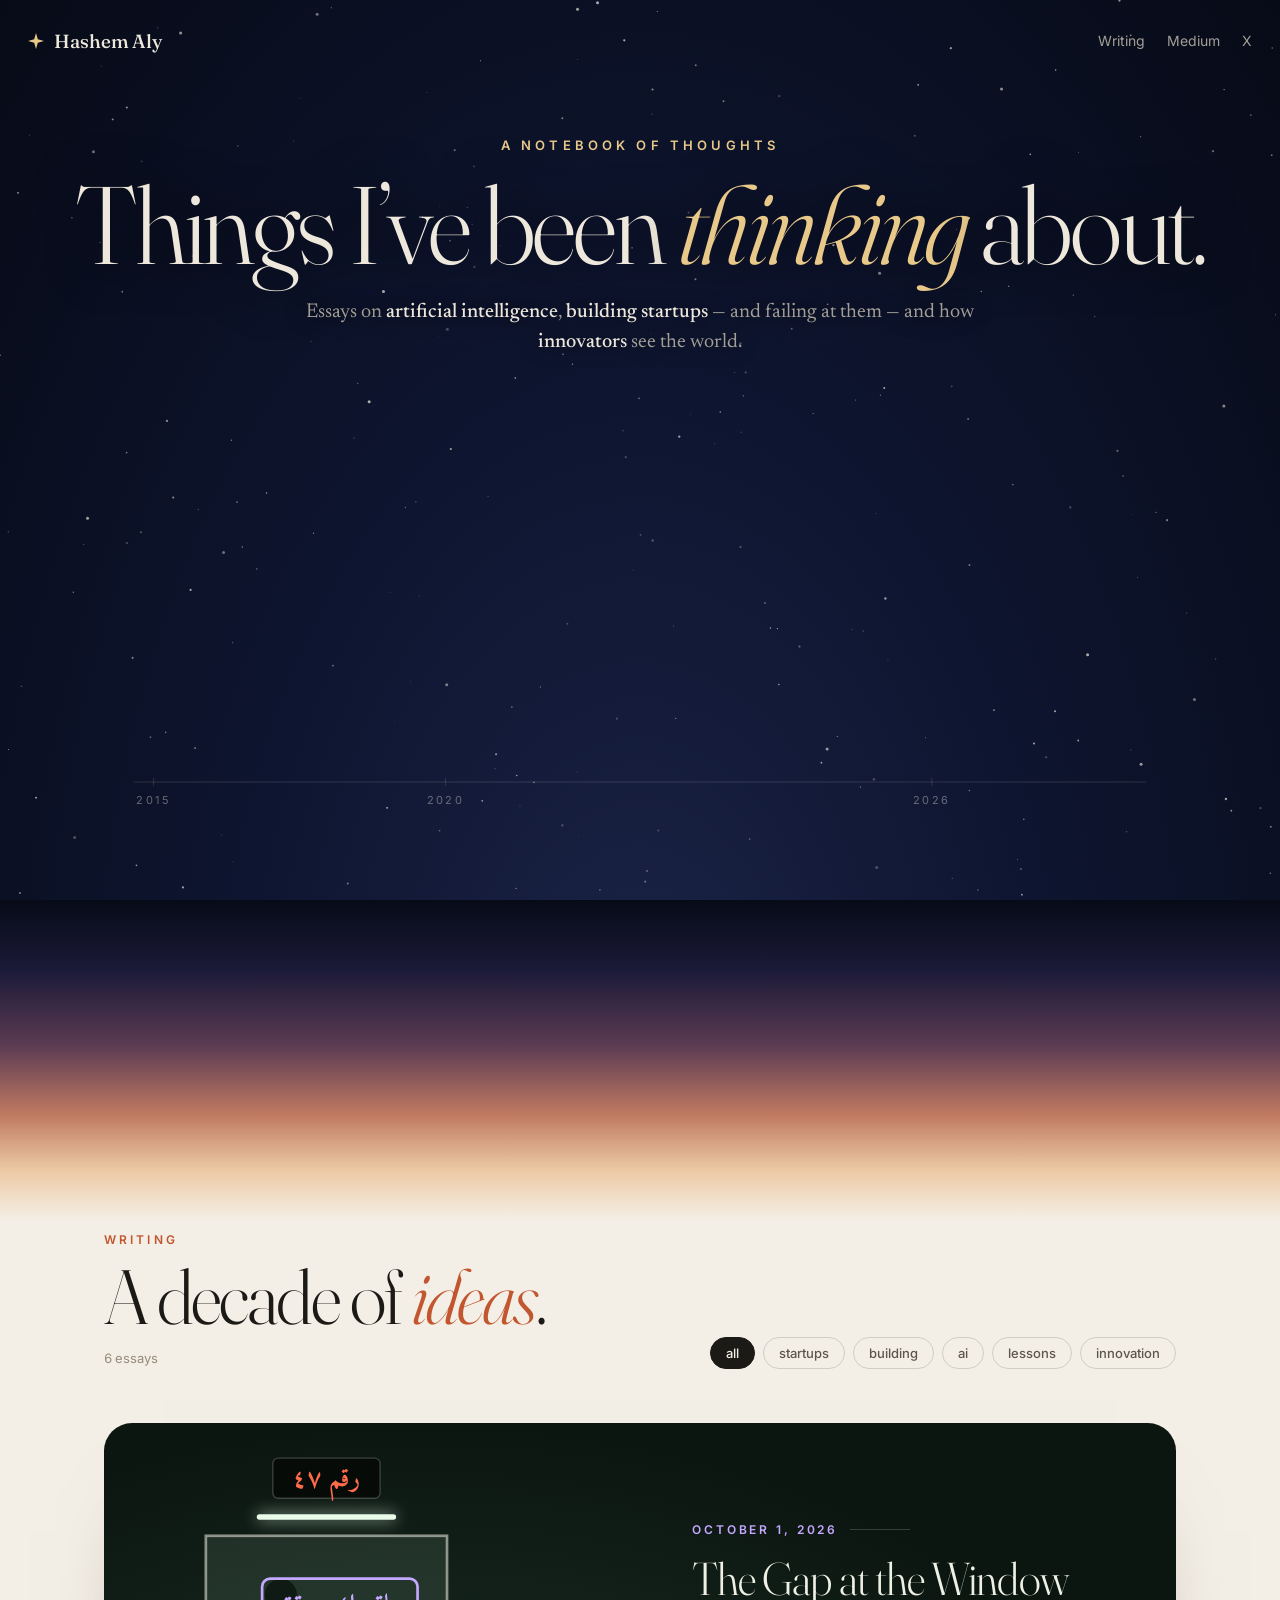
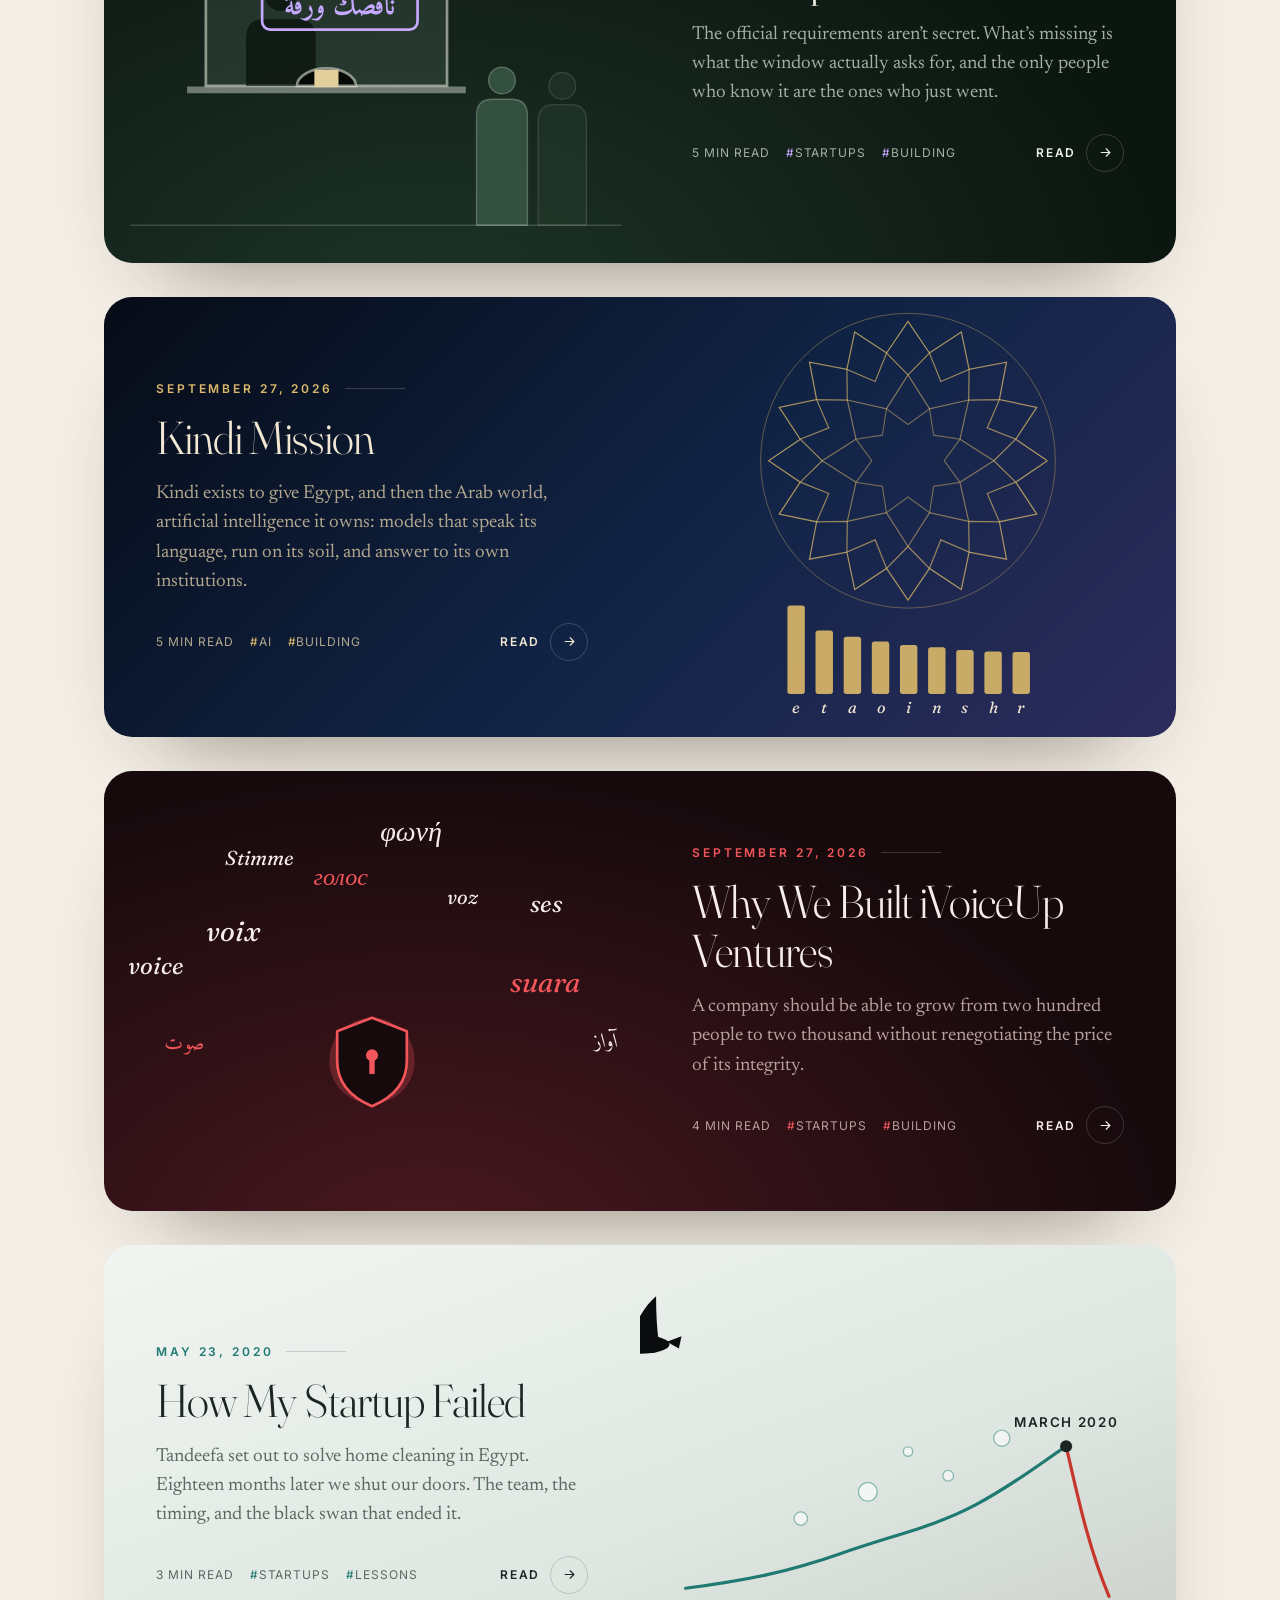
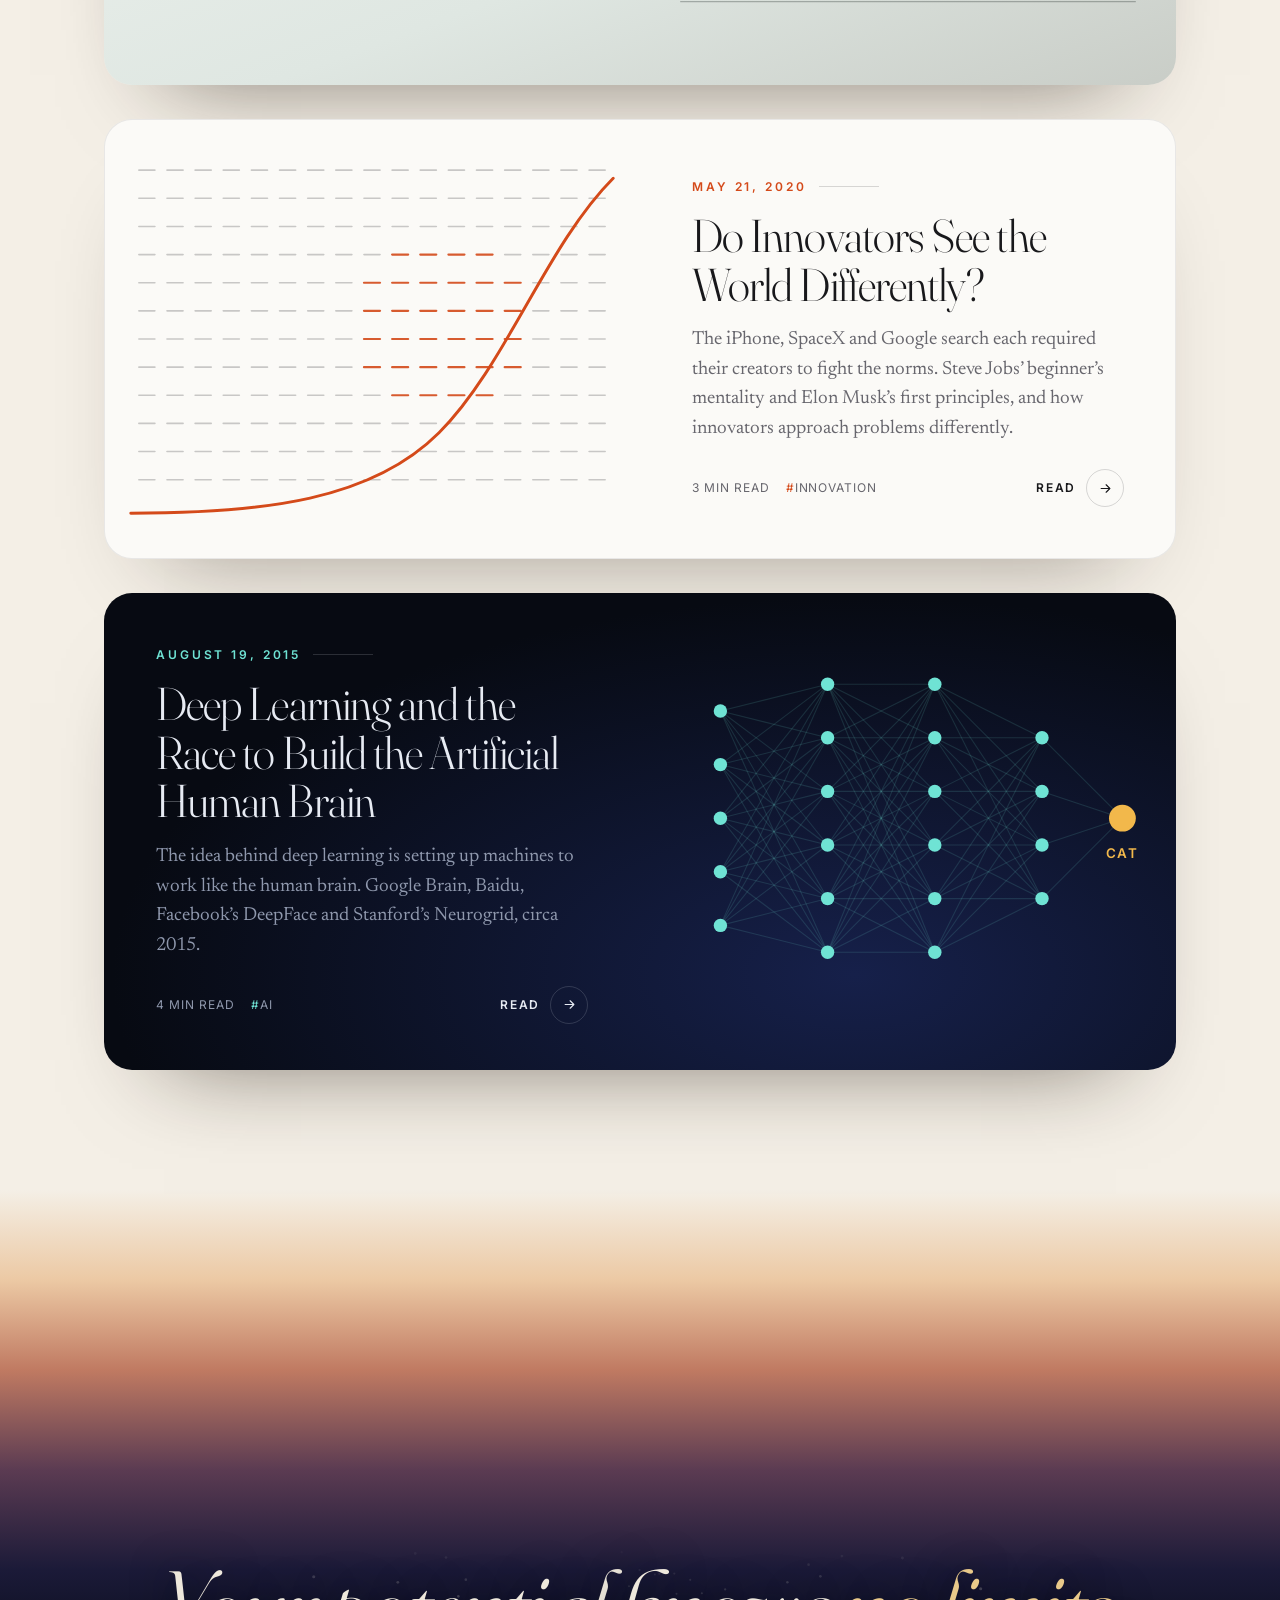
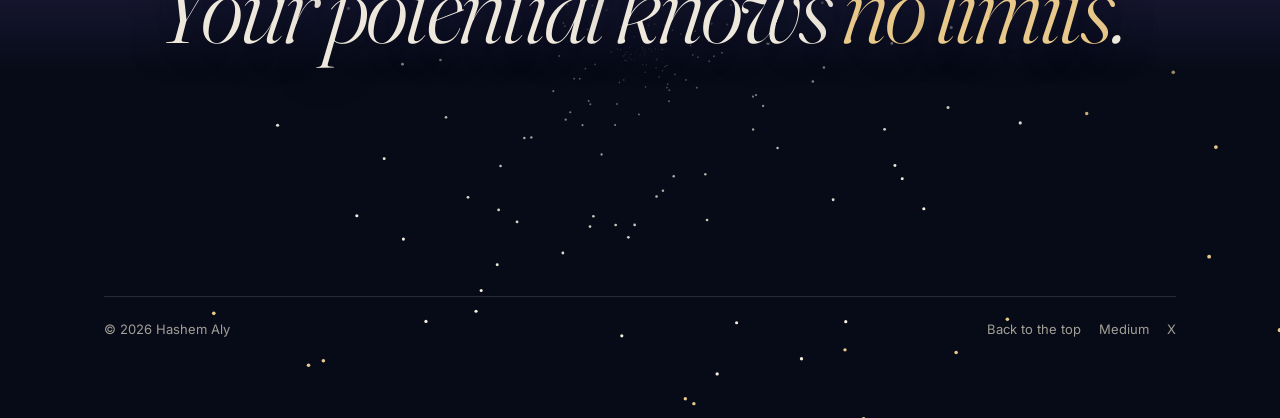
<file: index.html>
<!doctype html>
<html lang="en">
<head>
<meta charset="utf-8">
<meta name="viewport" content="width=device-width, initial-scale=1">
<title>Hashem Aly — Thoughts</title>
<meta name="description" content="Essays and notes by Hashem Aly on artificial intelligence, startups, innovation and building things.">
<meta property="og:title" content="Hashem Aly — Thoughts">
<meta property="og:description" content="Essays on artificial intelligence, building startups, and how innovators see the world.">
<link rel="preconnect" href="https://fonts.googleapis.com">
<link rel="preconnect" href="https://fonts.gstatic.com" crossorigin>
<link href="https://fonts.googleapis.com/css2?family=Amiri:wght@400;700&family=Fraunces:ital,opsz,wght@0,9..144,300..700;1,9..144,300..600&family=Newsreader:ital,opsz,wght@0,6..72,400..600;1,6..72,400..500&family=Inter:wght@400;500;600&display=swap" rel="stylesheet">
<link rel="icon" href="data:image/svg+xml,%3Csvg xmlns='http://www.w3.org/2000/svg' viewBox='0 0 32 32'%3E%3Ccircle cx='16' cy='16' r='14' fill='%230a1020'/%3E%3Cpath d='M16 7l2 7 7 2-7 2-2 7-2-7-7-2 7-2z' fill='%23e9c98a'/%3E%3C/svg%3E">
<style>
  :root {
    --night: #0a1020;
    --night-fg: #eee8dc;
    --night-muted: #a39f97;
    --gold: #e9c98a;
    --paper: #f4efe6;
    --ink: #1c1a17;
    --ink-soft: #5d564c;
    --ink-faint: #958b7c;
    --rule: rgba(28, 26, 23, .16);
    --accent: #c2562f;
  }
  * { box-sizing: border-box; }
  html { -webkit-text-size-adjust: 100%; scroll-behavior: smooth; }
  body {
    margin: 0; background: var(--night); color: var(--night-fg);
    font-family: "Newsreader", Georgia, serif; font-size: 20px; line-height: 1.6;
    -webkit-font-smoothing: antialiased; overflow-x: hidden;
  }
  a { color: inherit; }
  section { position: relative; }
  .inner { max-width: 1120px; margin: 0 auto; padding: 0 24px; position: relative; z-index: 1; }

  /* ---------- top bar ---------- */
  .bar {
    position: absolute; top: 0; left: 0; right: 0; z-index: 5;
    display: flex; justify-content: space-between; align-items: center; gap: 16px;
    padding: 26px 28px; font-family: "Inter", system-ui, sans-serif; font-size: 14px; color: var(--night-muted);
  }
  .mark { display: inline-flex; align-items: center; gap: 10px; text-decoration: none; color: var(--night-fg); font-family: "Fraunces", Georgia, serif; font-size: 19px; font-weight: 500; letter-spacing: -.005em; font-variation-settings: "opsz" 36; }
  .mark svg { flex: none; }
  .bar nav { display: flex; gap: 22px; }
  .bar nav a { text-decoration: none; transition: color .2s; }
  .bar nav a:hover { color: var(--gold); }

  /* ---------- hero: the sky ---------- */
  .hero { height: 100vh; min-height: 680px; overflow: hidden; background: radial-gradient(ellipse at 50% 120%, #1c2447 0%, #0e1530 45%, #070b17 100%); }
  #sky { position: absolute; inset: 0; width: 100%; height: 100%; display: block; }
  #constellation { position: absolute; inset: 0; width: 100%; height: 100%; overflow: visible; z-index: 2; }
  .hero .title { position: absolute; left: 0; right: 0; top: 15vh; text-align: center; z-index: 3; pointer-events: none; padding: 0 18px; }
  .kick { font-family: "Inter", system-ui, sans-serif; font-size: 13px; letter-spacing: .32em; text-transform: uppercase; font-weight: 600; color: var(--gold); opacity: 0; animation: rise 1.6s ease-out .3s forwards; }
  .hero h1 {
    font-family: "Fraunces", Georgia, serif; font-weight: 300;
    font-size: clamp(52px, 8.6vw, 124px); line-height: .96; letter-spacing: -.03em; margin: 16px 0 20px;
    font-variation-settings: "opsz" 144; opacity: 0; animation: rise 1.8s ease-out .6s forwards;
    text-shadow: 0 0 50px #070b17;
  }
  .hero h1 em { color: var(--gold); font-weight: 300; }
  .hero .lede { font-size: 20px; line-height: 1.5; color: var(--night-muted); max-width: 34em; margin: 0 auto; opacity: 0; animation: rise 1.6s ease-out 1.1s forwards; text-shadow: 0 0 20px #070b17; }
  .hero .lede strong { color: var(--night-fg); font-weight: 500; }
  .hero .cap { position: absolute; left: 0; right: 0; bottom: 24px; text-align: center; z-index: 3; padding: 0 20px; font-style: italic; font-size: 15px; color: var(--night-muted); opacity: 0; transition: opacity 1.2s; pointer-events: none; }
  .hero .cap.show { opacity: 1; }
  @keyframes rise { from { opacity: 0; transform: translateY(16px); } to { opacity: 1; transform: none; } }

  #constellation .link { fill: none; stroke: rgba(233, 201, 138, .55); stroke-width: 1.2; stroke-linecap: round; }
  #constellation .year { font-family: "Inter", sans-serif; font-size: 11px; letter-spacing: .22em; fill: rgba(238, 232, 220, .4); }
  #constellation .axis { stroke: rgba(238, 232, 220, .14); stroke-width: 1; }
  #constellation a { cursor: pointer; outline: none; }
  #constellation .halo { transition: r .4s cubic-bezier(.3, 1.5, .5, 1), opacity .4s; }
  #constellation .core { transition: r .4s cubic-bezier(.3, 1.5, .5, 1); }
  #constellation .name { font-family: "Fraunces", Georgia, serif; font-style: italic; font-size: 17px; fill: rgba(238, 232, 220, .82); transition: fill .3s; }
  #constellation .when { font-family: "Inter", sans-serif; font-size: 10px; letter-spacing: .2em; fill: rgba(238, 232, 220, .45); }
  #constellation a:hover .name, #constellation a:focus-visible .name { fill: #fff; }
  #constellation a:focus-visible .core { stroke: #fff; stroke-width: 2; }
  #constellation .star { opacity: 0; transition: opacity 1s; }
  #constellation .star.on { opacity: 1; }

  /* ---------- writing ---------- */
  .writing {
    color: var(--ink); padding: 330px 0 120px;
    background: linear-gradient(#070b17 0, #1b1a38 70px, #5b3b52 145px, #c07a62 215px, #ecc9a4 270px, var(--paper) 320px, var(--paper));
  }
  .writing-head { display: flex; flex-wrap: wrap; align-items: flex-end; justify-content: space-between; gap: 18px 30px; margin-bottom: 54px; }
  .writing-head .k { font-family: "Inter", sans-serif; font-size: 12px; letter-spacing: .26em; text-transform: uppercase; color: var(--accent); font-weight: 600; }
  .writing-head h2 { font-family: "Fraunces", Georgia, serif; font-weight: 300; font-size: clamp(44px, 6vw, 80px); line-height: 1; letter-spacing: -.025em; margin: 10px 0 0; font-variation-settings: "opsz" 144; }
  .writing-head h2 em { color: var(--accent); }
  .writing-head .count { font-family: "Inter", sans-serif; font-size: 13px; color: var(--ink-faint); font-variant-numeric: tabular-nums; margin-top: 12px; }
  .filters { display: flex; flex-wrap: wrap; gap: 8px; align-items: center; }
  .chip {
    appearance: none; font: 500 13px "Inter", sans-serif; cursor: pointer; text-transform: lowercase;
    border: 1px solid var(--rule); background: transparent; color: var(--ink-soft);
    padding: 7px 15px; border-radius: 999px; transition: all .2s;
  }
  .chip:hover { border-color: var(--ink-faint); color: var(--ink); }
  .chip[aria-pressed="true"] { background: var(--ink); color: var(--paper); border-color: var(--ink); }
  .chip:focus-visible { outline: 2px solid var(--accent); outline-offset: 2px; }

  .cards { list-style: none; margin: 0; padding: 0; display: grid; gap: 34px; }
  .card {
    --bg: #1c1a17; --fg: #f4efe6; --muted: #b9b0a2; --acc: #e9c98a; --line: rgba(244, 239, 230, .18);
    position: relative; border-radius: 28px; overflow: hidden; background: var(--bg); color: var(--fg);
    display: grid; grid-template-columns: minmax(0, 1fr) minmax(0, 1fr); min-height: 440px;
    box-shadow: 0 50px 90px -60px rgba(30, 20, 10, .6);
    opacity: 0; transform: translateY(30px); transition: opacity 1s ease, transform 1s ease, box-shadow .5s;
  }
  .card.in { opacity: 1; transform: none; }
  .card[hidden] { display: none; }
  .card:hover { box-shadow: 0 60px 100px -50px rgba(30, 20, 10, .75); }
  .card:nth-child(even) .art { order: 2; }
  .card .art { position: relative; min-height: 300px; }
  .card .art svg { position: absolute; inset: 0; width: 100%; height: 100%; display: block; }
  .card .body { padding: 52px 52px 46px; display: flex; flex-direction: column; justify-content: center; position: relative; z-index: 1; }
  .card .when { font-family: "Inter", sans-serif; font-size: 12px; letter-spacing: .24em; text-transform: uppercase; color: var(--acc); font-weight: 600; display: flex; gap: 12px; align-items: center; }
  .card .when::after { content: ""; flex: 1; max-width: 60px; height: 1px; background: var(--line); }
  .card h3 { font-family: "Fraunces", Georgia, serif; font-weight: 300; font-size: clamp(32px, 3.6vw, 46px); line-height: 1.06; letter-spacing: -.02em; margin: 16px 0 16px; font-variation-settings: "opsz" 144; }
  .card h3 a { text-decoration: none; }
  .card h3 a::after { content: ""; position: absolute; inset: 0; z-index: 2; border-radius: 28px; }
  .card p { margin: 0; color: var(--muted); font-size: 19px; line-height: 1.55; max-width: 30em; }
  .card .meta { display: flex; flex-wrap: wrap; align-items: center; gap: 8px 16px; margin-top: 26px; font-family: "Inter", sans-serif; font-size: 12px; letter-spacing: .08em; text-transform: uppercase; color: var(--muted); }
  .card .meta .tag::before { content: "#"; color: var(--acc); }
  .card .read { margin-left: auto; display: inline-flex; align-items: center; gap: 10px; color: var(--fg); font-weight: 600; letter-spacing: .14em; }
  .card .read i { display: grid; place-items: center; width: 38px; height: 38px; border-radius: 50%; border: 1px solid var(--line); transition: all .35s; font-style: normal; }
  .card:hover .read i { background: var(--acc); border-color: var(--acc); color: var(--bg); transform: translateX(4px); }
  .card a:focus-visible::after { outline: 2px solid var(--acc); outline-offset: -6px; }

  /* card looks: each essay keeps the colours of its own page */
  .look-kindi { --bg: linear-gradient(135deg, #060b16, #112446 55%, #2d2c5c); --fg: #f1e7d3; --muted: #b3a88f; --acc: #dcb96a; --line: rgba(241, 231, 211, .2); background: linear-gradient(135deg, #060b16, #112446 55%, #2d2c5c); }
  .look-ivoiceup { --fg: #f6ecea; --muted: #b8a09d; --acc: #f2555a; --line: rgba(246, 236, 234, .18); background: radial-gradient(ellipse at 30% 110%, #4a1820, #170a0d 70%); }
  .look-masla7tak { --fg: #eef0e4; --muted: #a3b0a3; --acc: #c5a8ff; --line: rgba(238, 240, 228, .18); background: radial-gradient(ellipse at 30% 110%, #1d3428, #0c1611 70%); }
  .look-innovators { --fg: #18181b; --muted: #67666d; --acc: #d44a1a; --line: rgba(24, 24, 27, .16); background: #fbfaf7; box-shadow: 0 50px 90px -60px rgba(30, 20, 10, .45), inset 0 0 0 1px rgba(24, 24, 27, .08); }
  .look-startup { --fg: #1c2521; --muted: #5a6962; --acc: #1f7a72; --line: rgba(28, 37, 33, .18); background: linear-gradient(160deg, #f1f5f1, #dfe7e2 60%, #c9cdc7); }
  .look-brain { --fg: #e7ebf3; --muted: #8f98ad; --acc: #6fe3d4; --line: rgba(231, 235, 243, .16); background: radial-gradient(ellipse at 70% 80%, #16204a, #070a12 70%); }
  .look-plain { --fg: var(--ink); --muted: var(--ink-soft); --acc: var(--accent); --line: var(--rule); background: #fbf8f2; }
  .card .bg { position: absolute; inset: 0; background: var(--bg); z-index: -1; }

  /* emblem motion: paused until the card is on screen */
  .art * { animation-play-state: paused; }
  .card.in .art * { animation-play-state: running; }
  .draw { stroke-dasharray: var(--len, 1200); stroke-dashoffset: var(--len, 1200); transition: stroke-dashoffset 2.4s cubic-bezier(.6, .1, .2, 1); }
  .card.in .draw { stroke-dashoffset: 0; }
  .spin { transform-box: fill-box; transform-origin: center; animation: spin 80s linear infinite; }
  @keyframes spin { to { transform: rotate(360deg); } }
  .barh { transform-box: fill-box; transform-origin: 50% 100%; transform: scaleY(0); transition: transform 1.4s cubic-bezier(.3, 1.2, .4, 1); }
  .card.in .barh { transform: none; }
  .fly { animation: fly var(--dur, 5s) ease-in infinite; }
  @keyframes fly { 0% { transform: translate(0, 0) scale(1); opacity: 0; } 6%, 62% { transform: translate(0, 0) scale(1); opacity: .7; } 86% { transform: translate(var(--dx), var(--dy)) scale(.15); opacity: .2; } 88%, 100% { transform: translate(var(--dx), var(--dy)) scale(.15); opacity: 0; } }
  .shieldglow { transform-box: fill-box; transform-origin: center; animation: sg 2.5s ease-out infinite; }
  @keyframes sg { 0% { transform: scale(.7); opacity: .6; } 100% { transform: scale(1.8); opacity: 0; } }
  .turn { transform-box: fill-box; transform-origin: center; animation: turn 4s ease-in-out infinite; }
  @keyframes turn { 0%, 30% { transform: rotate(0); } 50%, 80% { transform: rotate(var(--r)); } 100% { transform: rotate(0); } }
  .swan { animation: swan 7s linear infinite; }
  @keyframes swan { 0% { transform: translateX(460px); } 100% { transform: translateX(-160px); } }
  .fire { animation: fire 2.6s ease-in-out infinite; }
  @keyframes fire { 0%, 100% { opacity: .25; } 40% { opacity: 1; } }
  .handin { animation: handin 4.4s ease-in-out infinite; }
  @keyframes handin { 0% { transform: translate(64px, 0); opacity: 0; } 8% { opacity: 1; } 26%, 48% { transform: translate(0, 0); opacity: 1; } 50% { opacity: 0; } 66% { transform: translate(0, 0); opacity: 0; } 68% { opacity: 1; } 84% { transform: translate(64px, 0); opacity: 1; } 96%, 100% { transform: translate(64px, 0); opacity: 0; } }
  .stampin { transform-box: fill-box; transform-origin: center; animation: stampin 4.4s ease-out infinite; }
  @keyframes stampin { 0%, 48% { opacity: 0; transform: rotate(-8deg) scale(1.7); } 54% { opacity: 1; transform: rotate(-8deg) scale(1); } 88% { opacity: 1; transform: rotate(-8deg) scale(1); } 96%, 100% { opacity: 0; transform: rotate(-8deg) scale(1); } }
  .flicker { animation: flicker 5s steps(1) infinite; }
  @keyframes flicker { 0%, 60%, 63%, 66%, 100% { opacity: 1; } 61%, 64% { opacity: .3; } }

  /* ---------- finale ---------- */
  .finale {
    min-height: 92vh; display: grid; place-items: center; text-align: center; overflow: hidden; padding: 120px 0 0;
    background: linear-gradient(var(--paper) 0, #ecc9a4 90px, #c07a62 180px, #5b3b52 280px, #1b1a38 380px, #070b17 480px);
  }
  #warp { position: absolute; inset: 0; width: 100%; height: 100%; display: block; }
  .finale .line { position: relative; z-index: 2; margin-top: 200px; }
  .finale p.big {
    font-family: "Fraunces", Georgia, serif; font-weight: 300; font-style: italic; margin: 0 auto; max-width: 14em; padding: 0 20px;
    font-size: clamp(46px, 8vw, 116px); line-height: 1.02; letter-spacing: -.03em; font-variation-settings: "opsz" 144; color: var(--night-fg);
    text-shadow: 0 0 40px #070b17;
  }
  .finale p.big em { color: var(--gold); }
  .finale p.big .w { display: inline-block; opacity: 0; transform: translateY(18px); filter: blur(6px); transition: opacity 1.1s, transform 1.1s, filter 1.1s; }
  .finale.in p.big .w { opacity: 1; transform: none; filter: none; }
  .finale footer {
    position: relative; z-index: 2; display: flex; flex-wrap: wrap; justify-content: space-between; gap: 12px; width: min(1072px, calc(100% - 48px)); margin: 150px auto 0;
    padding: 22px 0 34px; border-top: 1px solid rgba(238, 232, 220, .14); font-family: "Inter", sans-serif; font-size: 13px; color: var(--night-muted);
  }
  .finale footer nav { display: flex; gap: 18px; }
  .finale footer a { text-decoration: none; }
  .finale footer a:hover { color: var(--gold); }

  @media (max-width: 900px) {
    .card { grid-template-columns: 1fr; min-height: 0; }
    .card:nth-child(even) .art { order: 0; }
    .card .art { min-height: 250px; }
    .card .body { padding: 8px 30px 34px; }
  }
  @media (max-width: 640px) {
    body { font-size: 18px; }
    .inner { padding: 0 16px; }
    .bar { padding: 20px 16px; }
    .bar nav { gap: 14px; font-size: 13px; }
    .bar nav .wide { display: none; }
    .hero .lede { font-size: 17px; }
    #constellation .name { font-size: 13px; }
    #constellation .when { font-size: 9px; }
    .writing { padding-top: 320px; }
    .card { border-radius: 22px; }
    .card h3 a::after { border-radius: 22px; }
    .card .art { min-height: 220px; }
    .card .body { padding: 4px 22px 28px; }
    .card p { font-size: 17px; }
    .card .read { margin-left: 0; width: 100%; }
    .finale footer { width: calc(100% - 32px); }
  }
  @media (prefers-reduced-motion: reduce) {
    *, *::before, *::after { animation-duration: .01ms !important; animation-iteration-count: 1 !important; transition-duration: .01ms !important; }
    .swan, .fly { display: none; }
  }
</style>
</head>
<body>

<!-- ============================== HERO ============================== -->
<section class="hero" id="top" aria-label="Hashem Aly">
  <div class="bar">
    <a class="mark" href="#top"><svg width="16" height="16" viewBox="0 0 16 16" aria-hidden="true"><path d="M8 0l1.8 6.2L16 8l-6.2 1.8L8 16l-1.8-6.2L0 8l6.2-1.8z" fill="#e9c98a"/></svg>Hashem Aly</a>
    <nav>
      <a href="#writing">Writing</a>
      <a class="wide" href="https://medium.com/@shoomi" target="_blank" rel="noopener">Medium</a>
      <a href="https://x.com/shooommi" target="_blank" rel="noopener">X</a>
    </nav>
  </div>
  <canvas id="sky" aria-hidden="true"></canvas>
  <svg id="constellation" role="img" aria-label="The essays as a constellation, joined in the order they were written"></svg>
  <div class="title">
    <div class="kick">A notebook of thoughts</div>
    <h1>Things I’ve been <em>thinking</em> about.</h1>
    <p class="lede">Essays on <strong>artificial intelligence</strong>, <strong>building startups</strong> — and failing at them — and how <strong>innovators</strong> see the world.</p>
  </div>
  <p class="cap" id="cap">Each essay is a star. The line joins them in the order they were written.</p>
</section>

<!-- ============================== WRITING ============================== -->
<section class="writing" id="writing">
  <div class="inner">
    <div class="writing-head">
      <div>
        <div class="k">Writing</div>
        <h2>A decade of <em>ideas</em>.</h2>
        <div class="count" id="count"></div>
      </div>
      <div class="filters" id="filters" role="group" aria-label="Filter by topic"></div>
    </div>
    <ol class="cards" id="cards"></ol>
  </div>
</section>

<!-- ============================== FINALE ============================== -->
<section class="finale" id="finale">
  <canvas id="warp" aria-hidden="true"></canvas>
  <div class="line">
    <p class="big" id="big">Your potential knows <em>no limits</em>.</p>
  </div>
  <footer>
    <span>© <span id="yr"></span> Hashem Aly</span>
    <nav>
      <a href="#top">Back to the top</a>
      <a href="https://medium.com/@shoomi" target="_blank" rel="noopener">Medium</a>
      <a href="https://x.com/shooommi" target="_blank" rel="noopener">X</a>
    </nav>
  </footer>
</section>

<script>
/* ==========================================================================
   YOUR THOUGHTS — edit this list to add, remove or update posts.
   date: "YYYY-MM-DD" (leave "" if unknown; the page shows "Date to come")
   page: the essay's page on this site; url: where it was first published
   look: the card's colours and emblem — kindi, ivoiceup, masla7tak,
         innovators, startup, brain, or plain for anything new
   star: the colour of its star in the sky at the top of the page
   The list is sorted newest first automatically.
   ========================================================================== */
const THOUGHTS = [
  {
    title: "The Gap at the Window",
    date: "2026-10-01",
    source: "Masla7tak",
    url: "thoughts/the-gap-at-the-window/",
    page: "thoughts/the-gap-at-the-window/",
    mins: 5,
    excerpt: "The official requirements aren’t secret. What’s missing is what the window actually asks for, and the only people who know it are the ones who just went.",
    tags: ["startups", "building"],
    short: "The window",
    look: "masla7tak",
    star: "#c5a8ff"
  },
  {
    title: "Kindi Mission",
    date: "2026-09-27",
    source: "Kindi",
    url: "kindi/",
    page: "kindi/",
    mins: 5,
    excerpt: "Kindi exists to give Egypt, and then the Arab world, artificial intelligence it owns: models that speak its language, run on its soil, and answer to its own institutions.",
    tags: ["ai", "building"],
    short: "Kindi",
    look: "kindi",
    star: "#e6c371"
  },
  {
    title: "Why We Built iVoiceUp Ventures",
    date: "2026-09-27",
    source: "LinkedIn",
    url: "https://www.linkedin.com/pulse/why-we-built-ivoiceup-ventures-hashem-aly-pas4e/",
    page: "thoughts/why-we-built-ivoiceup-ventures/",
    mins: 4,
    excerpt: "A company should be able to grow from two hundred people to two thousand without renegotiating the price of its integrity.",
    tags: ["startups", "building"],
    short: "iVoiceUp Ventures",
    look: "ivoiceup",
    star: "#f2555a"
  },
  {
    title: "Do Innovators See the World Differently?",
    date: "2020-05-21",
    source: "Medium",
    url: "https://medium.com/@shoomi/do-innovators-see-the-world-differently-b20528ea9e50",
    page: "thoughts/do-innovators-see-the-world-differently/",
    mins: 3,
    excerpt: "The iPhone, SpaceX and Google search each required their creators to fight the norms. Steve Jobs’ beginner’s mentality and Elon Musk’s first principles, and how innovators approach problems differently.",
    tags: ["innovation"],
    short: "Seeing differently",
    look: "innovators",
    star: "#ff8a5b"
  },
  {
    title: "How My Startup Failed",
    date: "2020-05-23",
    source: "Medium",
    url: "https://medium.com/@shoomi/how-my-startup-failed-82c84f445f4c",
    page: "thoughts/how-my-startup-failed/",
    mins: 3,
    excerpt: "Tandeefa set out to solve home cleaning in Egypt. Eighteen months later we shut our doors. The team, the timing, and the black swan that ended it.",
    tags: ["startups", "lessons"],
    short: "A startup that failed",
    look: "startup",
    star: "#86cbbf"
  },
  {
    title: "Deep Learning and the Race to Build the Artificial Human Brain",
    date: "2015-08-19",
    source: "LinkedIn",
    url: "https://www.linkedin.com/pulse/deep-learning-race-build-artificial-human-brain-hashem-aly/",
    page: "thoughts/deep-learning-and-the-race-to-build-the-artificial-human-brain/",
    mins: 4,
    excerpt: "The idea behind deep learning is setting up machines to work like the human brain. Google Brain, Baidu, Facebook’s DeepFace and Stanford’s Neurogrid, circa 2015.",
    tags: ["ai"],
    short: "The artificial brain",
    look: "brain",
    star: "#6fe3d4"
  }
];
</script>

<script>
(() => {
  const NS = "http://www.w3.org/2000/svg";
  const reduce = matchMedia("(prefers-reduced-motion: reduce)").matches;
  const clamp = (v, a, b) => Math.min(b, Math.max(a, v));
  const esc = s => String(s).replace(/[&<>"']/g, c => ({ "&": "&amp;", "<": "&lt;", ">": "&gt;", '"': "&quot;", "'": "&#39;" }[c]));
  const el = (tag, attrs, parent) => {
    const n = document.createElementNS(NS, tag);
    for (const k in attrs) n.setAttribute(k, attrs[k]);
    if (parent) parent.appendChild(n);
    return n;
  };
  const posts = THOUGHTS.slice().sort((a, b) => (b.date || "").localeCompare(a.date || ""));
  const fmt = d => {
    if (!d) return null;
    const dt = new Date(d + "T12:00:00");
    return { yr: dt.getFullYear(), md: dt.toLocaleDateString("en-US", { month: "long", day: "numeric" }) };
  };

  /* =================== HERO: a sky of stars =================== */
  const sky = document.getElementById("sky"), sx = sky.getContext("2d");
  const con = document.getElementById("constellation"), cap = document.getElementById("cap");
  let W, H, dpr, dust = [], shoot = null, sraf, st0 = performance.now(), skyOn = true;
  function skyLayout() {
    dpr = Math.min(2, devicePixelRatio || 1);
    W = sky.clientWidth; H = sky.clientHeight;
    sky.width = W * dpr; sky.height = H * dpr; sx.setTransform(dpr, 0, 0, dpr, 0, 0);
    let s = 3;
    const r = () => (s = (s * 16807) % 2147483647) / 2147483647;
    dust = Array.from({ length: Math.round(W * H / 5200) }, () => ({ x: r() * W, y: r() * H, r: r() < .08 ? 1.5 : .4 + r() * .8, ph: r() * 6.3, sp: .5 + r() * 1.5 }));
  }
  function skyFrame(now) {
    const t = (now - st0) / 1000;
    sx.clearRect(0, 0, W, H);
    for (const d of dust) {
      sx.globalAlpha = (.25 + .45 * (.5 + .5 * Math.sin(t * d.sp + d.ph))) * clamp(t / 1.5, 0, 1);
      sx.fillStyle = "#f4efe2"; sx.beginPath(); sx.arc(d.x, d.y, d.r, 0, 7); sx.fill();
    }
    // now and then, a shooting star
    if (!shoot && Math.random() < .004 && t > 3) shoot = { x: Math.random() * W * .7 + W * .2, y: Math.random() * H * .3, k: 0 };
    if (shoot) {
      shoot.k += .018;
      const x = shoot.x - shoot.k * 260, y = shoot.y + shoot.k * 120;
      const g = sx.createLinearGradient(x, y, x + 90, y - 42);
      g.addColorStop(0, "rgba(255,244,220,.9)"); g.addColorStop(1, "rgba(255,244,220,0)");
      sx.globalAlpha = Math.sin(shoot.k * Math.PI); sx.strokeStyle = g; sx.lineWidth = 1.4;
      sx.beginPath(); sx.moveTo(x, y); sx.lineTo(x + 90, y - 42); sx.stroke();
      if (shoot.k >= 1) shoot = null;
    }
    sx.globalAlpha = 1;
    if (skyOn && !reduce) sraf = requestAnimationFrame(skyFrame);
  }

  // the essays, oldest to newest, left to right
  function drawConstellation() {
    con.innerHTML = "";
    con.setAttribute("viewBox", `0 0 ${W} ${H}`);
    const mob = W < 640;
    const chrono = posts.slice().reverse();
    const n = chrono.length;
    const x0 = W * (mob ? .12 : .12), x1 = W * (mob ? .88 : .88);
    const yMid = H * (mob ? .68 : .68), amp = H * (mob ? .08 : .1);
    // on a phone, stagger the lower stars so their names never collide
    const pts = chrono.map((p, i) => [n === 1 ? W / 2 : x0 + (x1 - x0) * i / (n - 1), yMid + (i % 2 ? -amp : amp * .5) + (mob ? (i % 4 === 2 ? amp * .75 : 0) : Math.sin(i * 1.7) * amp * .3)]);
    // a faint time axis
    const ay = H - 118;
    if (!mob) el("path", { d: `M${x0 - 20} ${ay} H${x1 + 20}`, class: "axis" }, con);
    const years = [...new Set(chrono.map(p => (p.date || "").slice(0, 4)).filter(Boolean))];
    if (!mob) years.forEach(y => {
      const xs = chrono.map((p, i) => (p.date || "").startsWith(y) ? pts[i][0] : null).filter(v => v != null);
      const x = xs.reduce((a, b) => a + b, 0) / xs.length;
      el("path", { d: `M${x} ${ay - 4} v8`, class: "axis" }, con);
      const t = el("text", { x, y: ay + 22, "text-anchor": "middle", class: "year" }, con); t.textContent = y;
    });
    // the line, drawn in the order the essays were written
    let d = "";
    pts.forEach(([x, y], i) => {
      if (!i) { d = `M${x} ${y}`; return; }
      const [px, py] = pts[i - 1];
      d += ` Q${((px + x) / 2).toFixed(1)} ${(Math.min(py, y) - 30).toFixed(1)} ${x.toFixed(1)} ${y.toFixed(1)}`;
    });
    const line = el("path", { d, class: "link" }, con);
    const L = line.getTotalLength();
    line.style.strokeDasharray = L; line.style.strokeDashoffset = L;
    line.style.transition = reduce ? "none" : "stroke-dashoffset 3.2s cubic-bezier(.6,.1,.2,1) 1.4s";
    requestAnimationFrame(() => requestAnimationFrame(() => line.style.strokeDashoffset = 0));
    chrono.forEach((p, i) => {
      const [x, y] = pts[i];
      const a = el("a", { href: p.page, class: "star", "aria-label": `${p.title}${p.date ? ", " + fmt(p.date).yr : ""}` }, con);
      const col = p.star || "#e9c98a";
      const glow = el("radialGradient", { id: "g" + i }, a);
      el("stop", { offset: 0, "stop-color": col, "stop-opacity": .55 }, glow);
      el("stop", { offset: 1, "stop-color": col, "stop-opacity": 0 }, glow);
      const halo = el("circle", { cx: x, cy: y, r: 26, fill: `url(#g${i})`, class: "halo" }, a);
      const core = el("circle", { cx: x, cy: y, r: 5.5, fill: col, class: "core" }, a);
      el("path", { d: `M${x} ${y - 13} V${y + 13} M${x - 13} ${y} H${x + 13}`, stroke: col, "stroke-width": .8, opacity: .7 }, a);
      const up = i % 2 === 1;
      const nm = el("text", { x, y: up ? y - 30 : y + 38, "text-anchor": "middle", class: "name" }, a); nm.textContent = p.short || p.title;
      const wh = el("text", { x, y: up ? y - 48 : y + 54, "text-anchor": "middle", class: "when" }, a); wh.textContent = p.date ? fmt(p.date).yr : "";
      if (mob) { nm.setAttribute("text-anchor", i === 0 ? "start" : i === n - 1 ? "end" : "middle"); wh.setAttribute("text-anchor", nm.getAttribute("text-anchor")); if (i === 0) { nm.setAttribute("x", x - 8); wh.setAttribute("x", x - 8); } if (i === n - 1) { nm.setAttribute("x", x + 8); wh.setAttribute("x", x + 8); } }
      // an invisible, larger target for fingers
      el("circle", { cx: x, cy: y, r: 30, fill: "transparent" }, a);
      a.addEventListener("mouseenter", () => { halo.setAttribute("r", 44); core.setAttribute("r", 8); });
      a.addEventListener("mouseleave", () => { halo.setAttribute("r", 26); core.setAttribute("r", 5.5); });
      setTimeout(() => a.classList.add("on"), reduce ? 0 : 1400 + i * 3200 / n);
    });
    setTimeout(() => cap.classList.add("show"), reduce ? 0 : 4800);
  }
  skyLayout(); drawConstellation(); sraf = requestAnimationFrame(skyFrame);
  let rt; addEventListener("resize", () => { clearTimeout(rt); rt = setTimeout(() => { skyLayout(); drawConstellation(); if (reduce) skyFrame(performance.now()); }, 150); });
  new IntersectionObserver(([e]) => { skyOn = e.isIntersecting; cancelAnimationFrame(sraf); if (skyOn && !reduce) sraf = requestAnimationFrame(skyFrame); }).observe(sky);
  if (reduce) skyFrame(performance.now() + 5000);

  /* =================== emblems: a small piece of each essay's page =================== */
  const star = (n, r1, r2, rot = 0, cx = 0, cy = 0) => {
    let d = "";
    for (let i = 0; i < n * 2; i++) { const r = i % 2 ? r2 : r1, a = rot + i * Math.PI / n; d += (i ? "L" : "M") + (cx + r * Math.cos(a)).toFixed(1) + " " + (cy + r * Math.sin(a)).toFixed(1); }
    return d + "Z";
  };
  const EMBLEMS = {
    kindi(g) {
      const s = el("g", { class: "spin" }, g);
      [[16, 104, 82, 0], [16, 82, 64, Math.PI / 16], [8, 64, 42, 0], [8, 42, 27, Math.PI / 8]].forEach(([n, a, b, r], i) => el("path", { d: star(n, a, b, r, 200, 118), fill: "none", stroke: "#dcb96a", "stroke-width": .9, opacity: .75 - i * .1, class: "draw", style: `transition-delay:${i * .3}s` }, s));
      el("circle", { cx: 200, cy: 118, r: 110, fill: "none", stroke: "#dcb96a", "stroke-width": .7, opacity: .4, class: "draw" }, g);
      // letter frequencies, as al-Kindi counted them
      const f = [["e", 12.7], ["t", 9.1], ["a", 8.2], ["o", 7.5], ["i", 7], ["n", 6.7], ["s", 6.3], ["h", 6.1], ["r", 6]];
      f.forEach(([c, v], i) => {
        const x = 110 + i * 21, h = v * 5.2;
        el("rect", { x, y: 292 - h, width: 13, height: h, rx: 2, fill: "#dcb96a", opacity: .9, class: "barh", style: `transition-delay:${.8 + i * .08}s` }, g);
        const t = el("text", { x: x + 6.5, y: 306, "text-anchor": "middle", style: "font:italic 12px Fraunces,serif;fill:#f1e7d3" }, g); t.textContent = c;
      });
    },
    ivoiceup(g) {
      el("circle", { cx: 200, cy: 212, r: 32, fill: "#f2555a", opacity: .25, class: "shieldglow" }, g);
      el("path", { d: "M200 180 L226 190 V212 C226 230 214 240 200 246 C186 240 174 230 174 212 V190 Z", fill: "#170a0d", stroke: "#f2555a", "stroke-width": 2, "stroke-linejoin": "round" }, g);
      el("circle", { cx: 200, cy: 208, r: 4.5, fill: "#f2555a" }, g);
      el("rect", { x: 198, y: 210, width: 4, height: 12, fill: "#f2555a" }, g);
      // spread the voices on an arc above the shield, each drifting into it
      const words = ["صوت", "voice", "voix", "Stimme", "голос", "φωνή", "voz", "ses", "suara", "آواز"].map((w, i, a) => {
        const ang = Math.PI * (1.02 + .96 * i / (a.length - 1)), r = i % 2 ? 175 : 140;
        return [w, 200 + Math.cos(ang) * r, 212 + Math.sin(ang) * r * .95];
      });
      words.forEach(([w, x, y], i) => {
        const t = el("text", { x, y, "text-anchor": "middle", class: "fly", style: `font:italic ${15 + (i % 3) * 3}px Fraunces,Amiri,serif;fill:${i % 4 ? "#f6ecea" : "#f2555a"};--dx:${200 - x}px;--dy:${212 - y}px;--dur:8s;animation-delay:${i * .8 - 8}s` }, g);
        t.textContent = w;
      });
    },
    masla7tak(g) {
      g = el("g", { transform: "translate(-34 0)" }, g);
      // the window: a tube light, the queue number, the glass and the slot
      el("path", { d: "M150 66 H250", stroke: "#e9fbe9", "stroke-width": 4, "stroke-linecap": "round", class: "flicker", style: "filter:drop-shadow(0 0 6px rgba(225,255,235,.8))" }, g);
      el("rect", { x: 160, y: 22, width: 80, height: 30, rx: 4, fill: "#060b08", stroke: "rgba(238,240,228,.22)" }, g);
      const n = el("text", { x: 200, y: 43, "text-anchor": "middle", style: "font:700 19px Amiri,serif;fill:#ff6a4d" }, g); n.textContent = "رقم ٤٧";
      el("rect", { x: 110, y: 80, width: 180, height: 112, fill: "rgba(190,230,205,.1)", stroke: "rgba(238,240,228,.55)", "stroke-width": 2 }, g);
      el("circle", { cx: 166, cy: 124, r: 12, fill: "rgba(4,9,6,.6)" }, g);
      el("path", { d: "M140 192 V 156 Q 140 142 154 142 H 178 Q 192 142 192 156 V 192 Z", fill: "rgba(4,9,6,.6)" }, g);
      el("path", { d: "M178 192 A 22 13 0 0 1 222 192 Z", fill: "#050a07", stroke: "rgba(238,240,228,.55)", "stroke-width": 2 }, g);
      el("path", { d: "M96 195 H304", stroke: "rgba(238,240,228,.42)", "stroke-width": 5 }, g);
      // the stamp it comes back with
      const s = el("g", { class: "stampin" }, g);
      el("rect", { x: 152, y: 112, width: 116, height: 38, rx: 6, fill: "none", stroke: "#c5a8ff", "stroke-width": 2 }, s);
      const t = el("text", { x: 210, y: 138, "text-anchor": "middle", style: "font:700 21px Amiri,serif;fill:#c5a8ff" }, s); t.textContent = "ناقصك ورقة";
      // the person, and the folder handed through
      el("rect", { x: 191, y: 180, width: 18, height: 13, fill: "#e3cf9c", class: "handin" }, g);
      el("path", { d: "M312 296 V 214 Q 312 202 324 202 H 338 Q 350 202 350 214 V 296 Z", fill: "#33503f", stroke: "rgba(238,240,228,.28)" }, g);
      el("circle", { cx: 331, cy: 188, r: 10, fill: "#33503f", stroke: "rgba(238,240,228,.28)" }, g);
      [[376, .7]].forEach(([x, o]) => {
        el("path", { d: `M${x - 18} 296 V 218 Q ${x - 18} 206 ${x - 6} 206 H ${x + 6} Q ${x + 18} 206 ${x + 18} 218 V 296 Z`, fill: "#22362a", stroke: "rgba(238,240,228,.2)", opacity: o }, g);
        el("circle", { cx: x, cy: 192, r: 10, fill: "#22362a", stroke: "rgba(238,240,228,.2)", opacity: o }, g);
      });
      el("path", { d: "M54 296 H420", stroke: "rgba(238,240,228,.18)" }, g);
    },
    innovators(g) {
      for (let r = 0; r < 12; r++) for (let c = 0; c < 17; c++) {
        const x = 32 + c * 21, y = 34 + r * 21;
        const near = Math.hypot(x - 250, y - 150) < 70;
        const p = el("path", { d: `M${x - 6} ${y} H${x + 6}`, stroke: near ? "#d44a1a" : "#18181b", "stroke-width": near ? 1.6 : 1.2, "stroke-linecap": "round", opacity: near ? .9 : .22 }, g);
        if (near) { p.setAttribute("class", "turn"); p.style.setProperty("--r", `${(Math.atan2(y - 150, x - 250) * 180 / Math.PI + 90).toFixed(0)}deg`); p.style.animationDelay = ((x + y) % 7) * .1 + "s"; }
      }
      el("path", { d: "M20 290 C 120 290, 200 280, 250 230 S 330 90, 380 40", fill: "none", stroke: "#d44a1a", "stroke-width": 2.2, "stroke-linecap": "round", class: "draw" }, g);
    },
    startup(g) {
      el("path", { d: "M30 262 H370", stroke: "#1c2521", "stroke-opacity": .3 }, g);
      el("path", { d: "M34 252 C 80 246, 110 240, 150 226 S 220 206, 250 190 S 300 158, 318 146", fill: "none", stroke: "#1f7a72", "stroke-width": 2.4, "stroke-linecap": "round", class: "draw" }, g);
      el("path", { d: "M318 146 C 326 180, 334 220, 350 258", fill: "none", stroke: "#c8372d", "stroke-width": 2.4, "stroke-linecap": "round", class: "draw", style: "transition-delay:2.2s" }, g);
      el("circle", { cx: 318, cy: 146, r: 4.5, fill: "#1c2521" }, g);
      const t = el("text", { x: 318, y: 132, "text-anchor": "middle", style: "font:600 10px Inter,sans-serif;letter-spacing:.12em;fill:#1c2521" }, g); t.textContent = "MARCH 2020";
      [[120, 200, 5], [170, 180, 7], [230, 168, 4], [270, 140, 6], [200, 150, 3.5]].forEach(([x, y, r], i) => el("circle", { cx: x, cy: y, r, fill: "rgba(255,255,255,.6)", stroke: "#1f7a72", "stroke-opacity": .45, class: "fire", style: `animation-delay:${i * .4}s` }, g));
      // a black swan crossing the sky
      const s = el("g", { class: "swan" }, g);
      const b = el("g", { transform: "translate(0 70)" }, s);
      el("ellipse", { cx: 0, cy: 0, rx: 22, ry: 7, fill: "#0b0c0e" }, b);
      el("path", { d: "M-16 -1 Q -34 -3 -46 -4", stroke: "#0b0c0e", "stroke-width": 3.6, fill: "none", "stroke-linecap": "round" }, b);
      el("circle", { cx: -48, cy: -4.5, r: 3.6, fill: "#0b0c0e" }, b);
      el("path", { d: "M-51 -5.5 L-58 -3.6 L-51 -2.6 Z", fill: "#c8372d" }, b);
      el("path", { d: "M-8 -3 Q 0 -26 12 -36 Q 12 -16 14 -2 Z", fill: "#0b0c0e" }, b);
      el("path", { d: "M20 -2 L31 -6 L29 3 Z", fill: "#0b0c0e" }, b);
    },
    brain(g) {
      const sizes = [5, 6, 6, 4, 1], xs = [60, 140, 220, 300, 360];
      const L = sizes.map((n, li) => Array.from({ length: n }, (_, i) => [xs[li], 150 + (i - (n - 1) / 2) * 40]));
      for (let li = 0; li < L.length - 1; li++) L[li].forEach(a => L[li + 1].forEach(b => el("path", { d: `M${a[0]} ${a[1]} L${b[0]} ${b[1]}`, stroke: "#6fe3d4", "stroke-opacity": .14, "stroke-width": .8 }, g)));
      L.forEach((ly, li) => ly.forEach(([x, y]) => el("circle", { cx: x, cy: y, r: li === L.length - 1 ? 10 : 5, fill: li === L.length - 1 ? "#f2b84b" : "#6fe3d4", class: "fire", style: `animation-delay:${li * .45}s` }, g)));
      const t = el("text", { x: 360, y: 180, "text-anchor": "middle", style: "font:600 10px Inter,sans-serif;letter-spacing:.14em;fill:#f2b84b" }, g); t.textContent = "CAT";
    },
    plain(g) {
      el("path", { d: star(4, 60, 14, -Math.PI / 2, 200, 150), fill: "none", stroke: "var(--acc)", "stroke-width": 1.4, class: "draw" }, g);
    }
  };

  /* =================== cards =================== */
  const list = document.getElementById("cards");
  const arrow = '<svg width="15" height="15" viewBox="0 0 24 24" fill="none" stroke="currentColor" stroke-width="1.8" stroke-linecap="round" stroke-linejoin="round"><path d="M5 12h14M13 6l6 6-6 6"/></svg>';
  posts.forEach((p, i) => {
    const d = fmt(p.date);
    const look = EMBLEMS[p.look] ? p.look : "plain";
    const li = document.createElement("li");
    li.className = "card look-" + look;
    li.dataset.tags = p.tags.join(" ");
    li.innerHTML = `
      <div class="art"><svg viewBox="0 0 400 320" preserveAspectRatio="xMidYMid meet" aria-hidden="true"></svg></div>
      <div class="body">
        <div class="when">${d ? `${d.md}, ${d.yr}` : "Date to come"}</div>
        <h3><a href="${esc(p.page)}">${esc(p.title)}</a></h3>
        <p>${esc(p.excerpt)}</p>
        <div class="meta"><span>${p.mins} min read</span>${p.tags.map(t => `<span class="tag">${esc(t)}</span>`).join("")}<span class="read">Read <i>${arrow}</i></span></div>
      </div>`;
    list.appendChild(li);
    EMBLEMS[look](li.querySelector("svg"));
  });
  document.querySelectorAll(".draw").forEach(p => p.style.setProperty("--len", Math.ceil(p.getTotalLength()) + 2));

  /* =================== filters =================== */
  const tags = ["all", ...new Set(posts.flatMap(p => p.tags))];
  const filters = document.getElementById("filters"), count = document.getElementById("count");
  filters.innerHTML = tags.map(t => `<button class="chip" type="button" data-t="${esc(t)}" aria-pressed="${t === "all"}">${esc(t)}</button>`).join("");
  const setCount = n => count.textContent = `${n} ${n === 1 ? "essay" : "essays"}`;
  setCount(posts.length);
  filters.addEventListener("click", e => {
    const b = e.target.closest(".chip"); if (!b) return;
    filters.querySelectorAll(".chip").forEach(c => c.setAttribute("aria-pressed", c === b));
    let n = 0;
    list.querySelectorAll(".card").forEach(li => {
      const show = b.dataset.t === "all" || li.dataset.tags.split(" ").includes(b.dataset.t);
      li.hidden = !show; if (show) { n++; li.classList.add("in"); }
    });
    setCount(n);
  });

  /* =================== finale: a starfield that keeps going =================== */
  const wc = document.getElementById("warp"), wx = wc.getContext("2d"), fin = document.getElementById("finale");
  let WW, WH, flies = [], wraf, wOn = false;
  function warpLayout() {
    const d = Math.min(2, devicePixelRatio || 1);
    WW = wc.clientWidth; WH = wc.clientHeight; wc.width = WW * d; wc.height = WH * d; wx.setTransform(d, 0, 0, d, 0, 0);
    flies = Array.from({ length: Math.round(WW * WH / 3800) }, () => ({ a: Math.random() * 6.283, z: Math.random(), s: .0009 + Math.random() * .0016 }));
  }
  function warpFrame() {
    wx.clearRect(0, 0, WW, WH);
    const cx = WW / 2, cy = WH * .56, R = Math.hypot(WW, WH) * .6, top = 440;
    for (const f of flies) {
      if (!reduce) { f.z += f.s; if (f.z > 1) { f.z = .02; f.a = Math.random() * 6.283; } }
      const r = Math.pow(f.z, 2.2) * R, x = cx + Math.cos(f.a) * r, y = cy + Math.sin(f.a) * r * .8;
      if (y < top * .8) continue;
      wx.globalAlpha = clamp(f.z * 1.6, 0, 1) * clamp((y - top * .8) / 200, 0, 1);
      wx.fillStyle = f.z > .7 ? "#e9c98a" : "#f4efe2";
      wx.beginPath(); wx.arc(x, y, .4 + f.z * 1.8, 0, 7); wx.fill();
    }
    wx.globalAlpha = 1;
    if (wOn && !reduce) wraf = requestAnimationFrame(warpFrame);
  }
  warpLayout(); warpFrame();
  addEventListener("resize", () => { warpLayout(); warpFrame(); });
  new IntersectionObserver(([e]) => { const was = wOn; wOn = e.isIntersecting; if (wOn && !was && !reduce) wraf = requestAnimationFrame(warpFrame); if (!wOn) cancelAnimationFrame(wraf); }).observe(wc);
  // the closing line arrives word by word
  const big = document.getElementById("big"); let wi = 0;
  const wrap = node => [...node.childNodes].forEach(n => {
    if (n.nodeType === 3) {
      const frag = document.createDocumentFragment();
      n.textContent.split(/(\s+)/).forEach(w => {
        if (!w.trim()) { frag.appendChild(document.createTextNode(w)); return; }
        const s = document.createElement("span"); s.className = "w"; s.textContent = w; s.style.transitionDelay = (wi++ * .18) + "s"; frag.appendChild(s);
      });
      n.replaceWith(frag);
    } else wrap(n);
  });
  wrap(big);

  /* =================== reveal =================== */
  const targets = [...document.querySelectorAll(".card")];
  const bigObs = "IntersectionObserver" in window && !reduce;
  if (bigObs) {
    const io = new IntersectionObserver(es => es.forEach(e => { if (e.isIntersecting) { e.target.classList.add("in"); io.unobserve(e.target); } }), { threshold: .2 });
    targets.forEach(t => io.observe(t));
    new IntersectionObserver(([e], o) => { if (e.isIntersecting) { fin.classList.add("in"); o.disconnect(); } }, { threshold: .45 }).observe(big);
  } else { targets.forEach(t => t.classList.add("in")); fin.classList.add("in"); }

  document.getElementById("yr").textContent = new Date().getFullYear();
})();
</script>
</body>
</html>
</file>
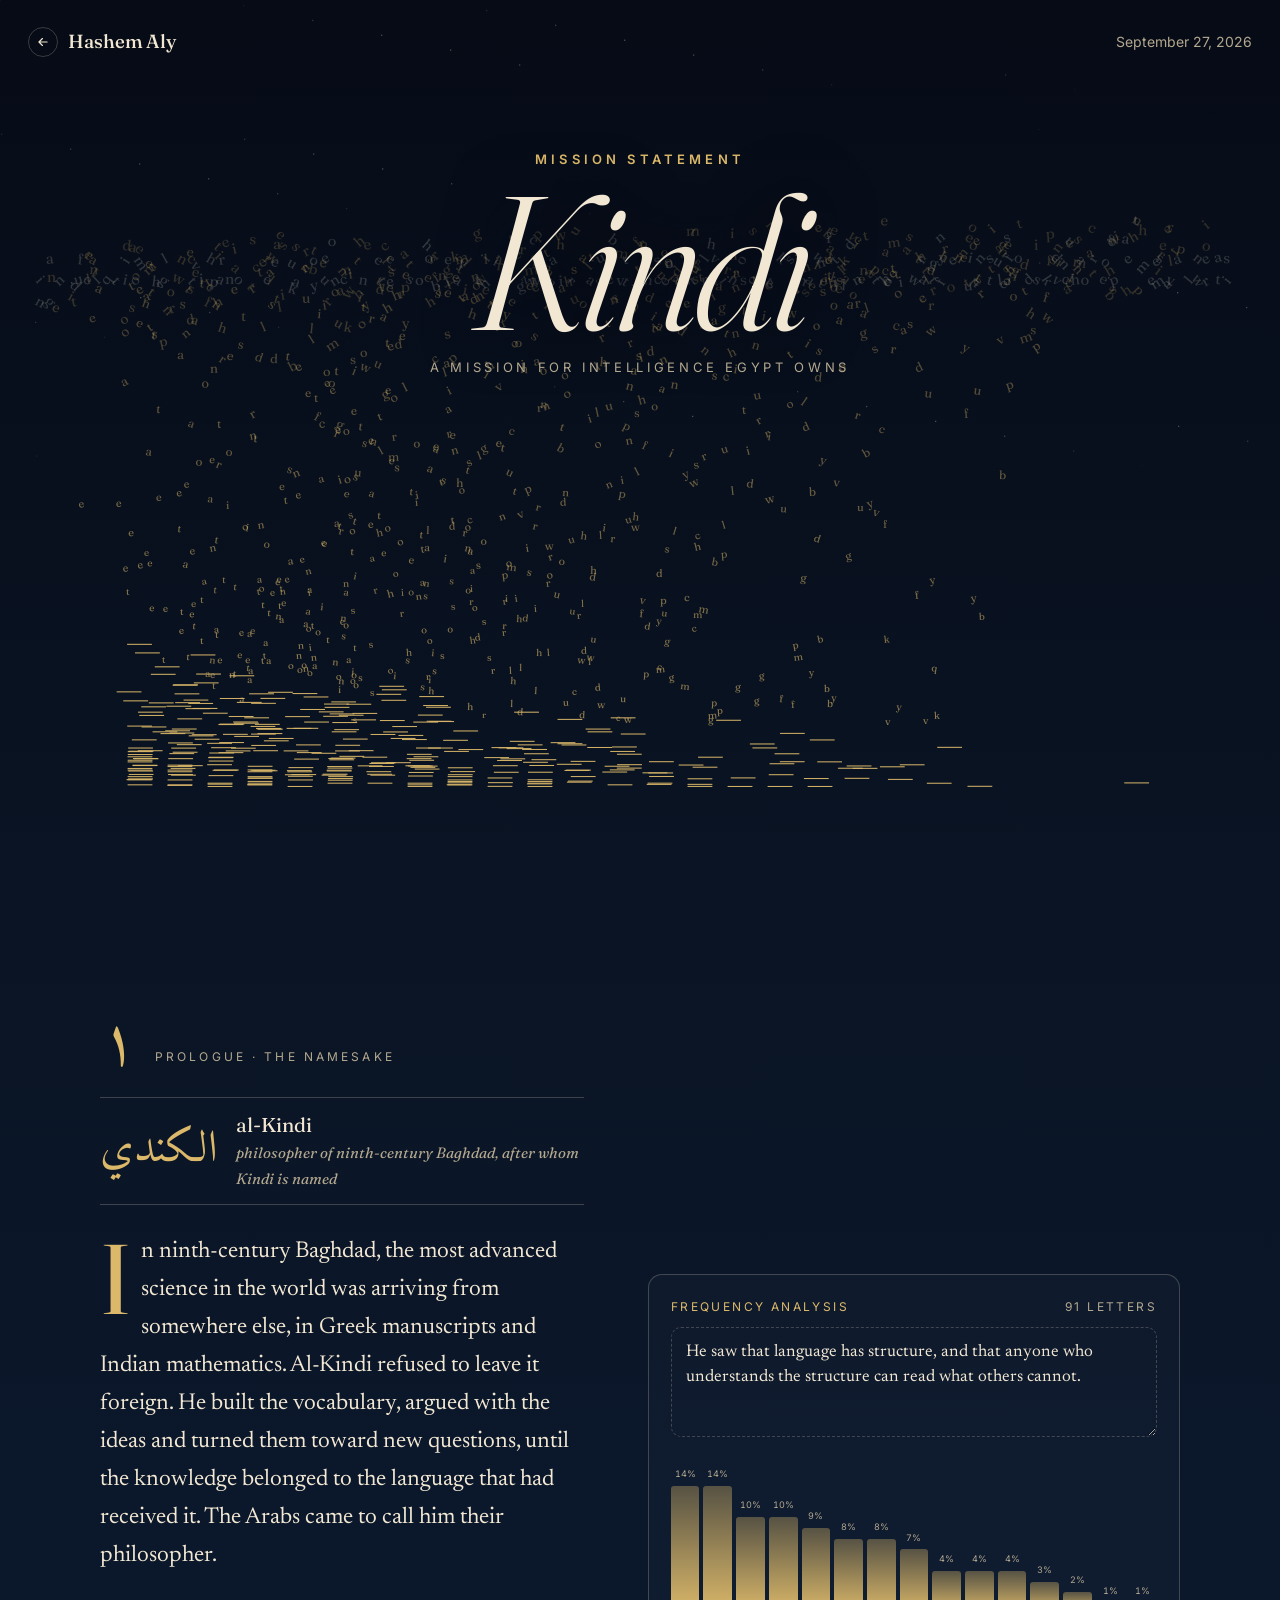
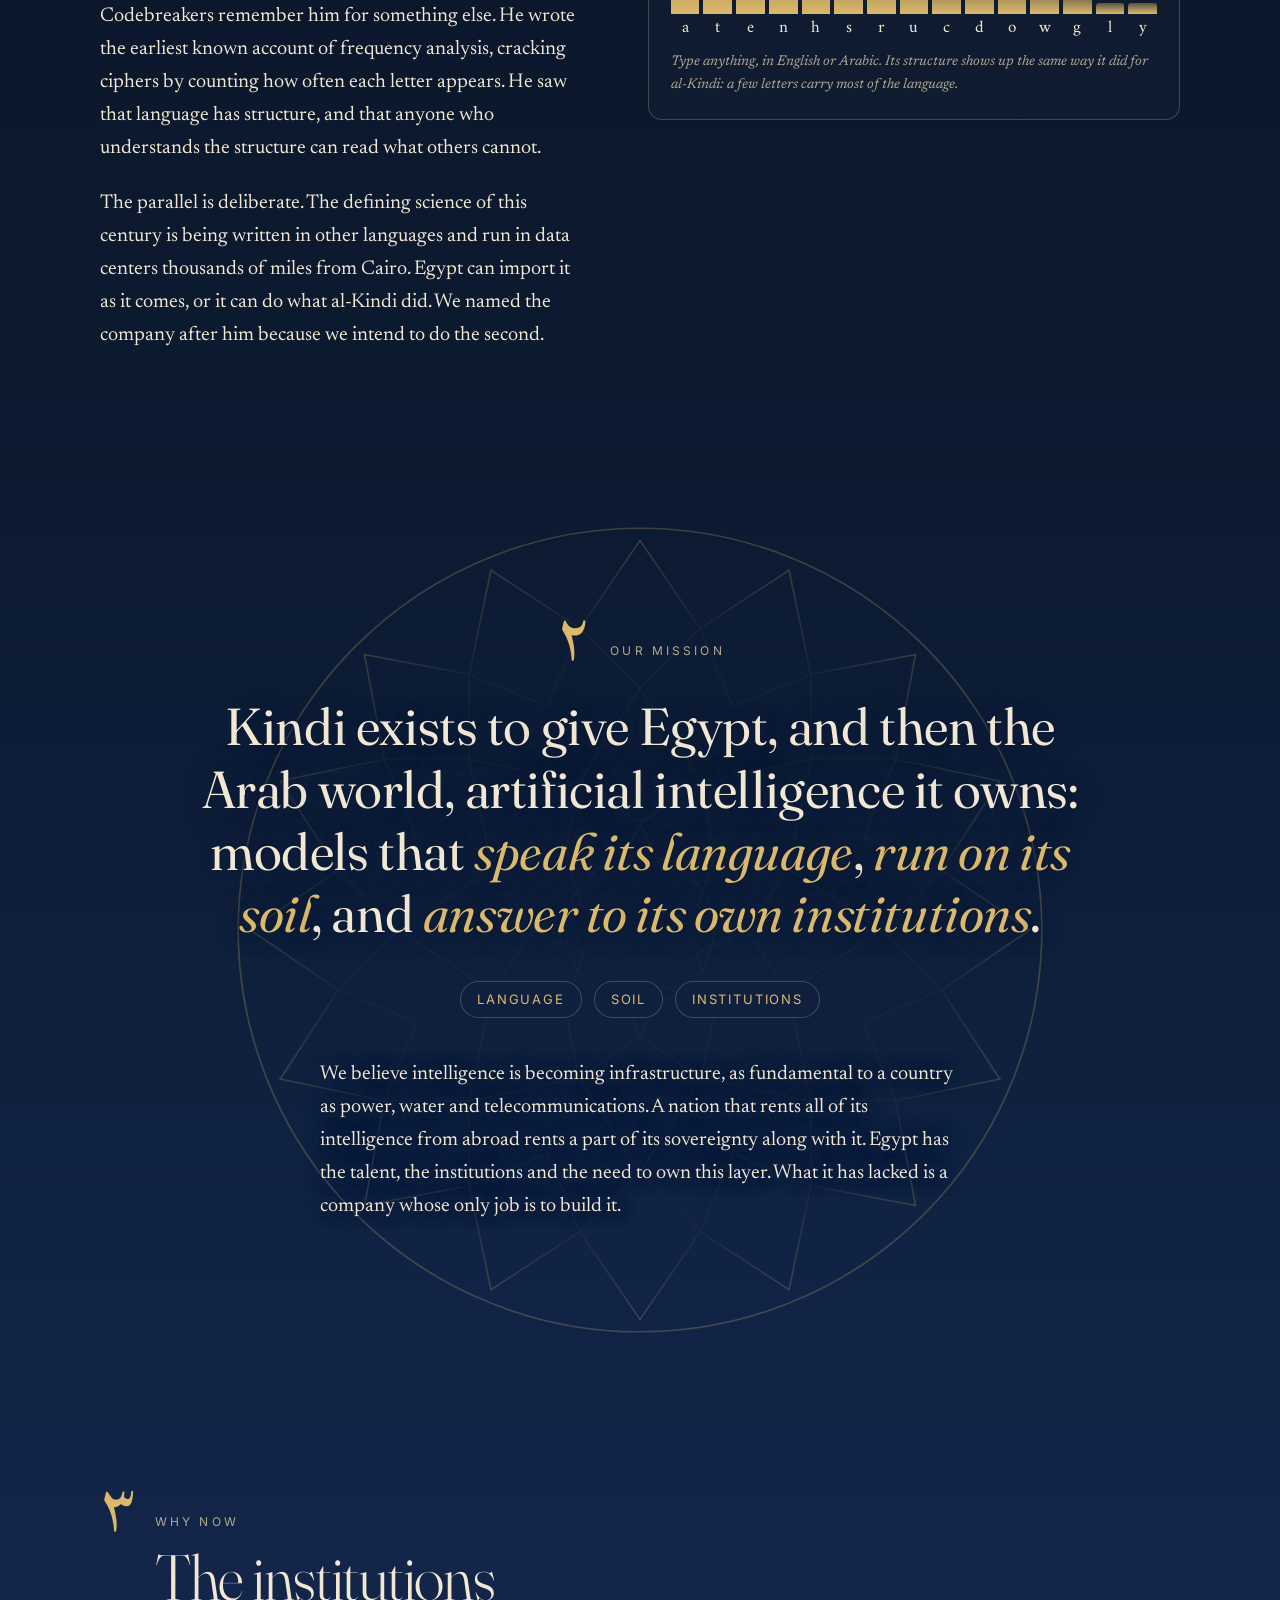
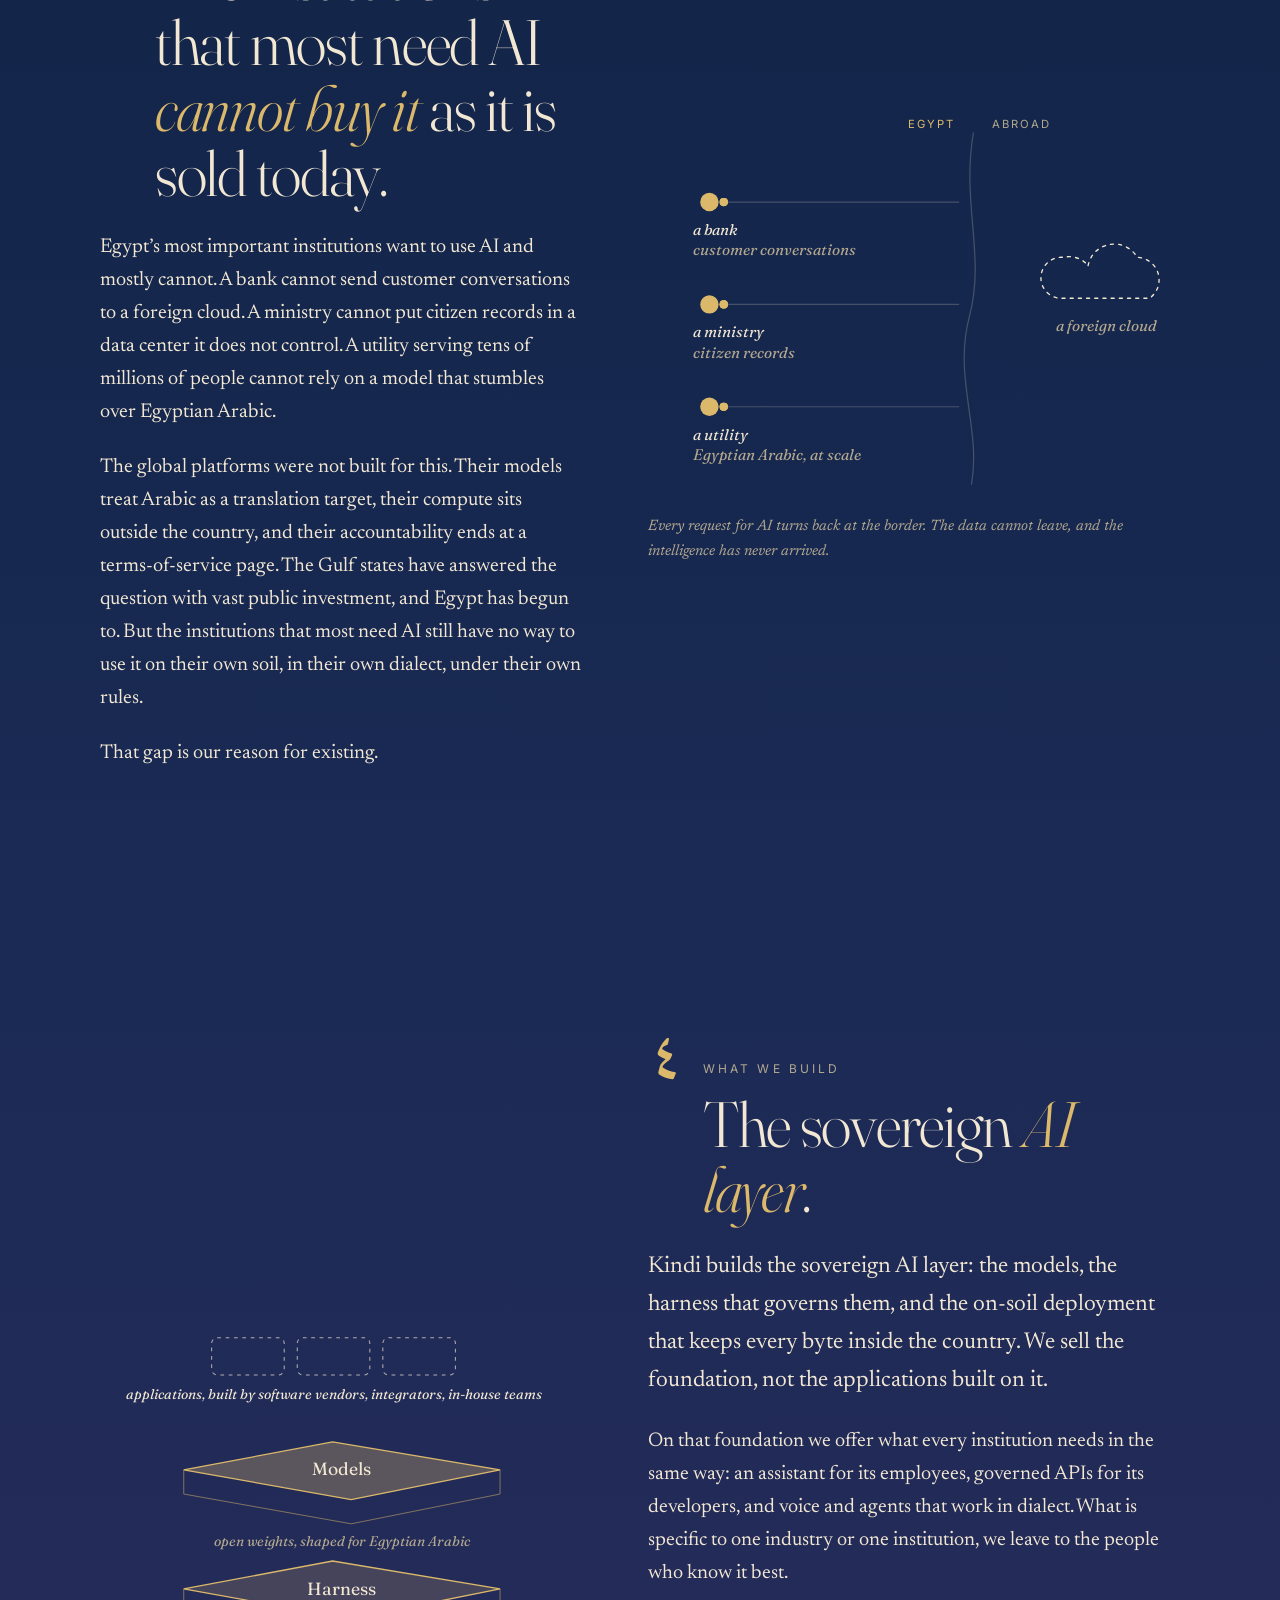
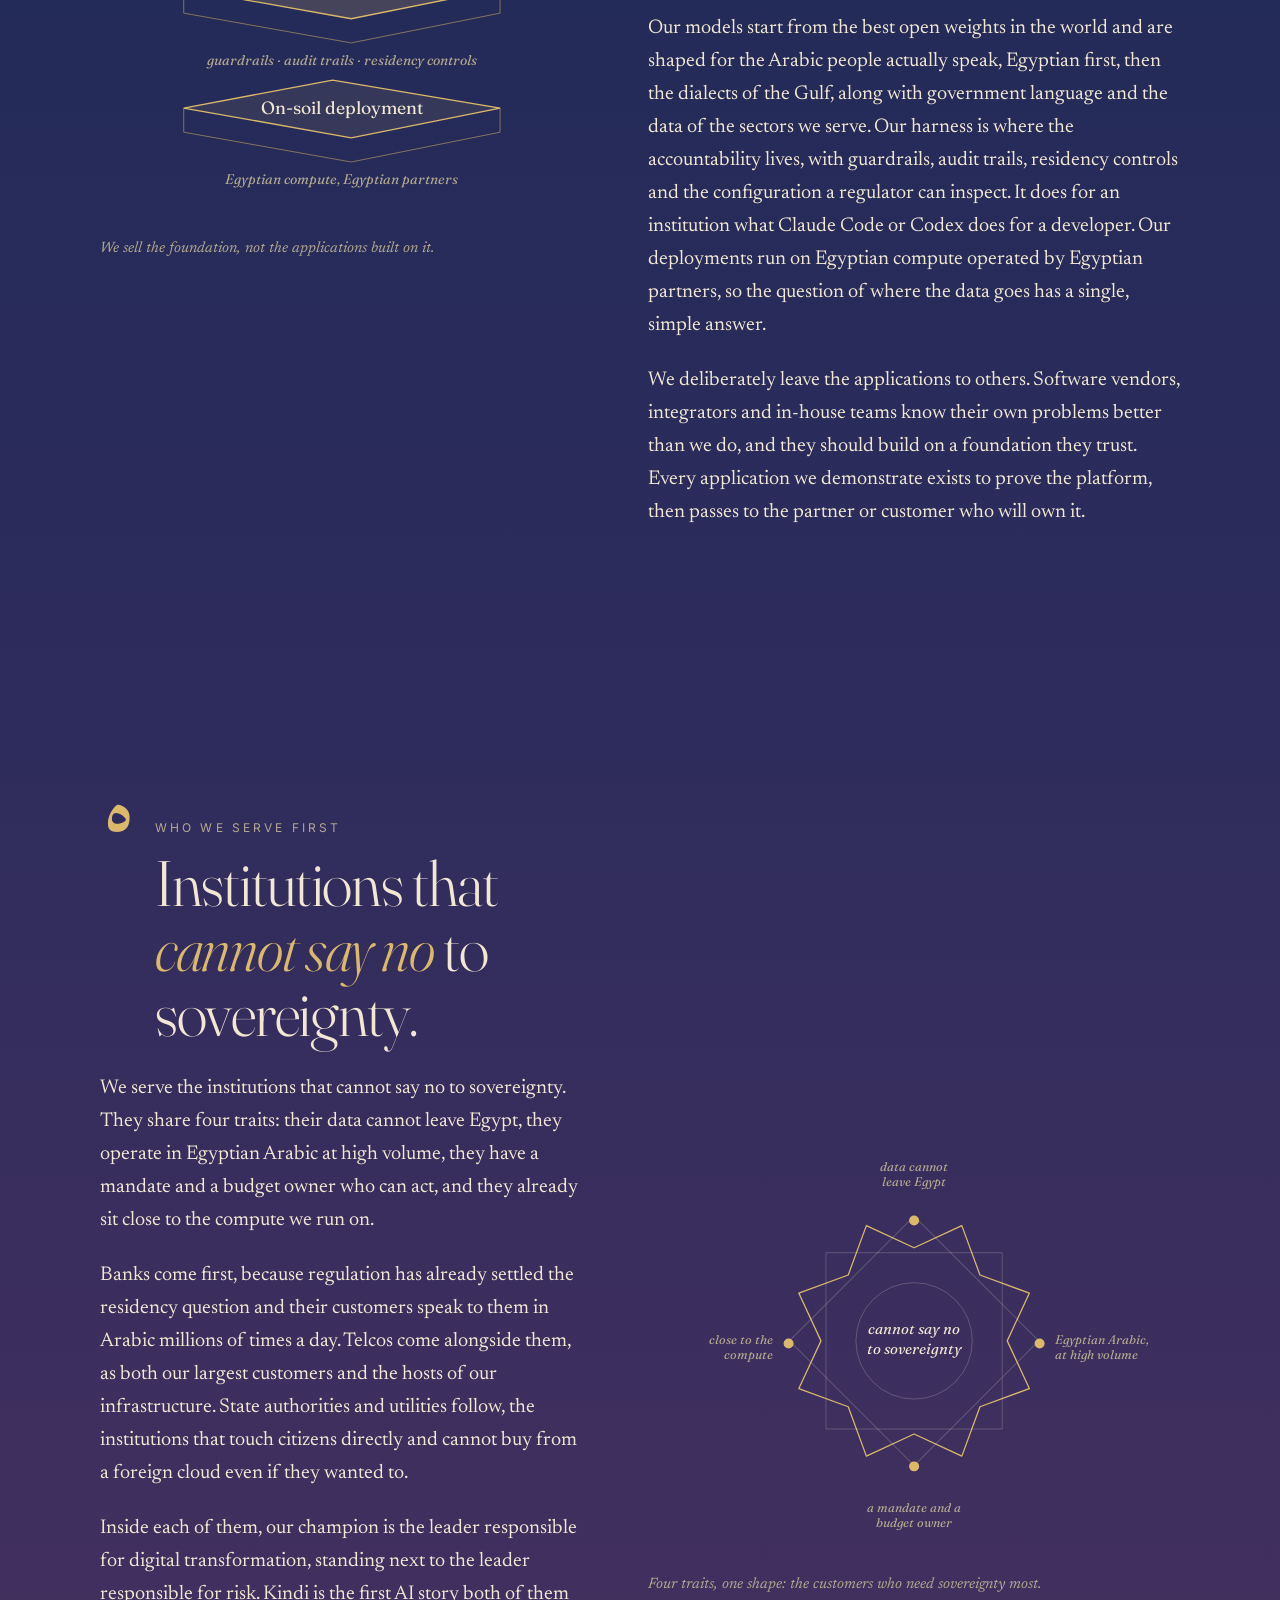
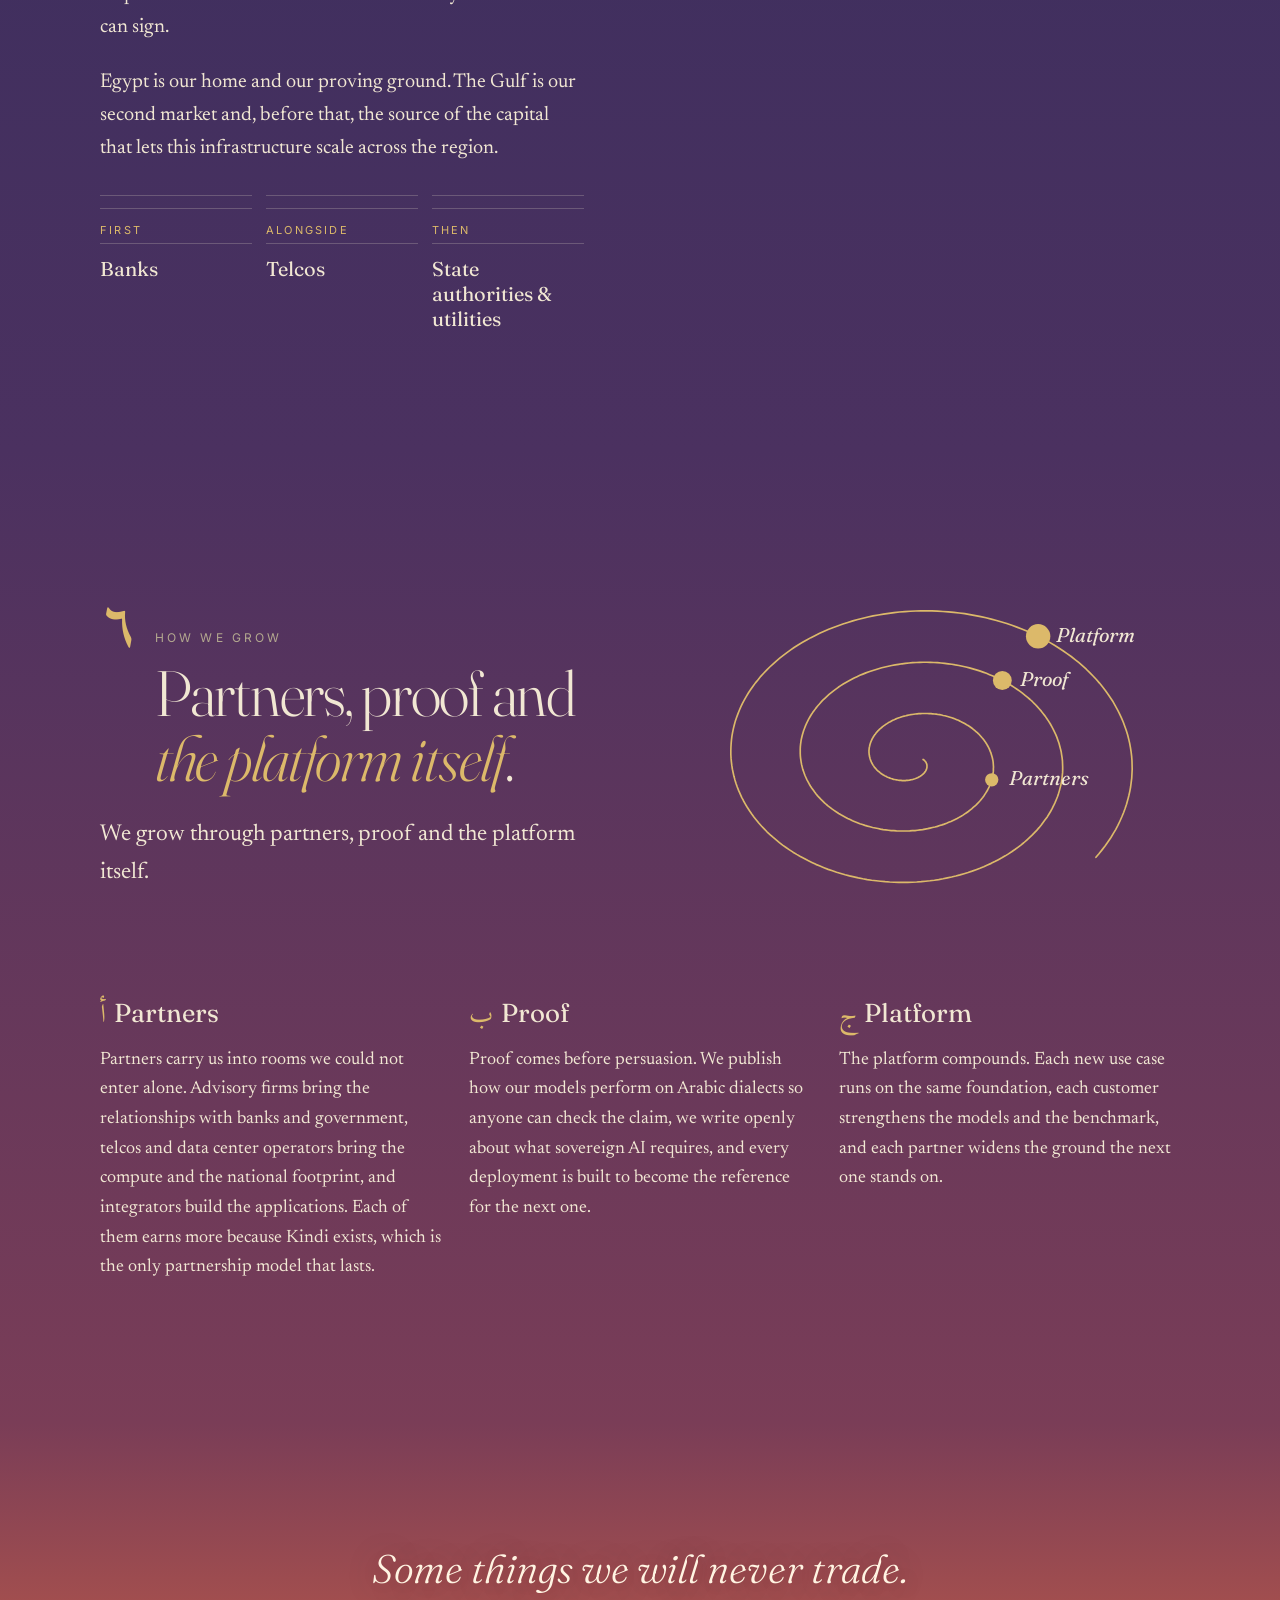
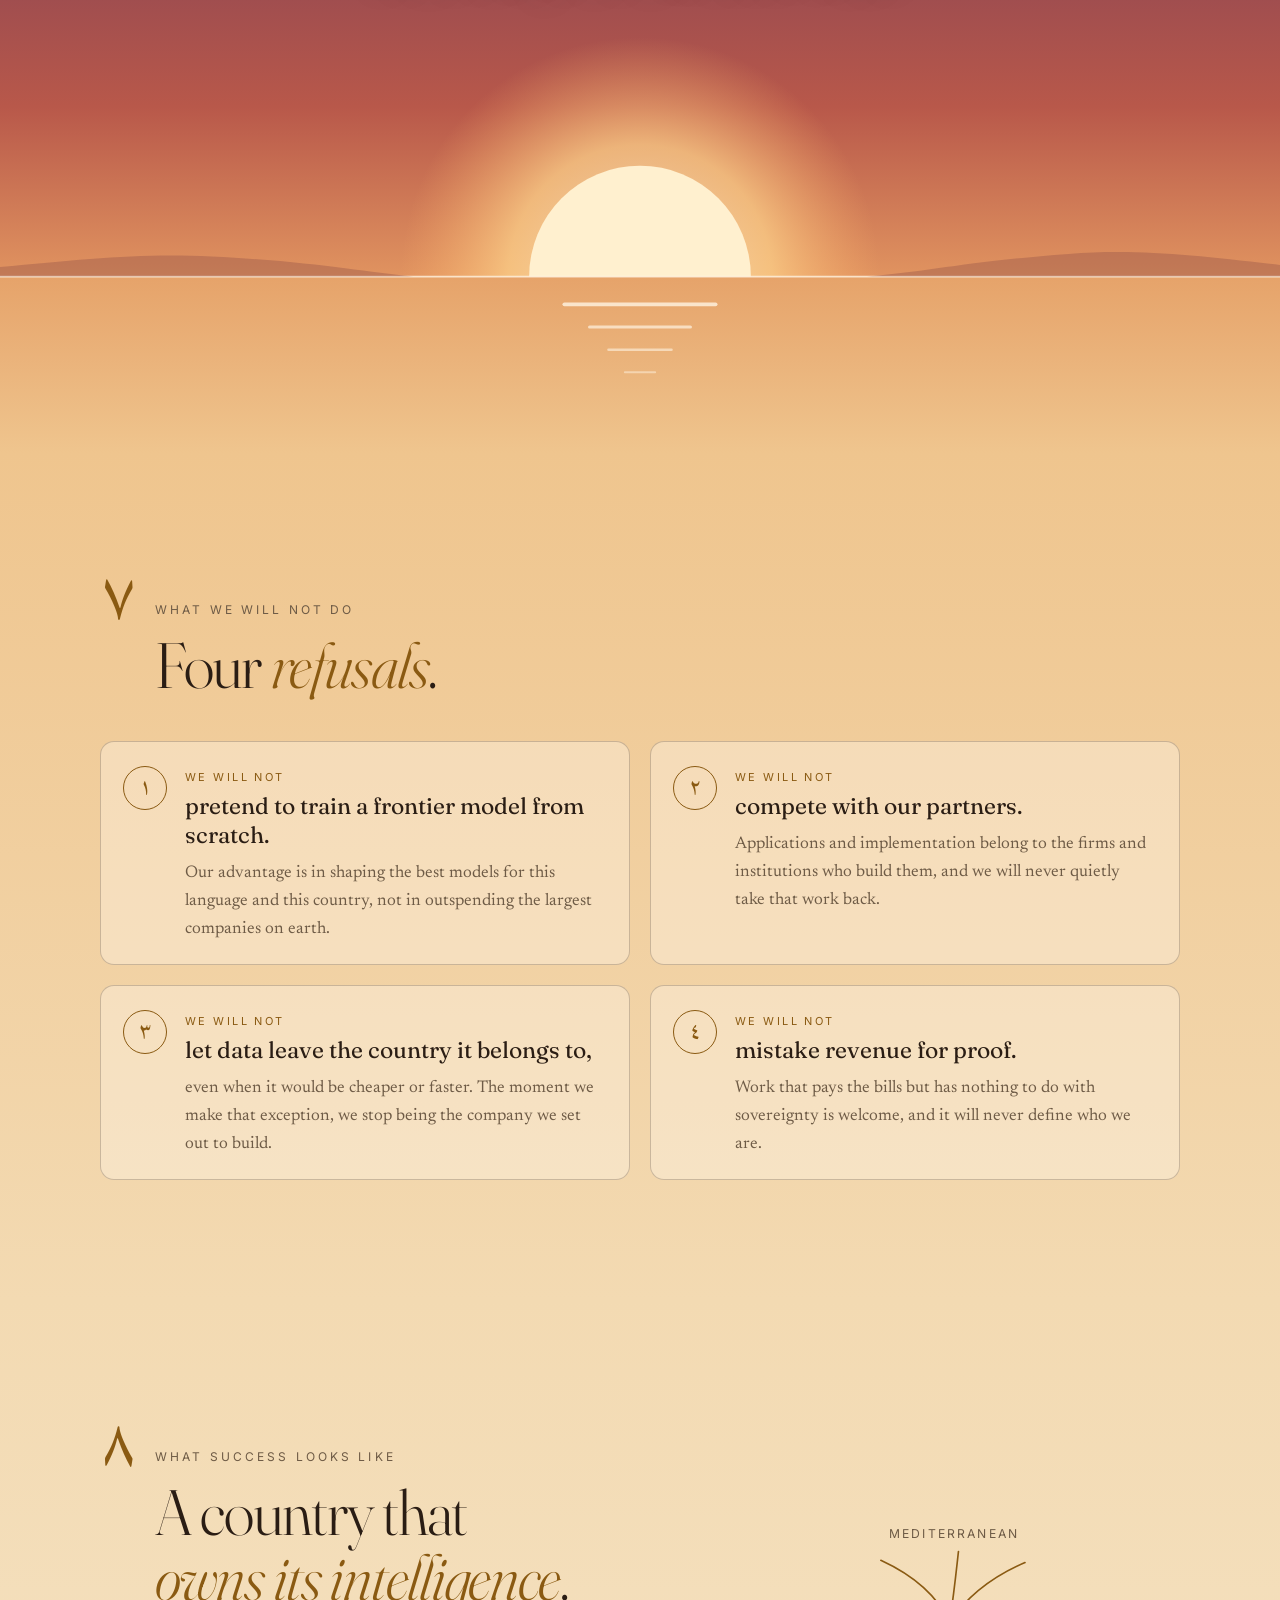
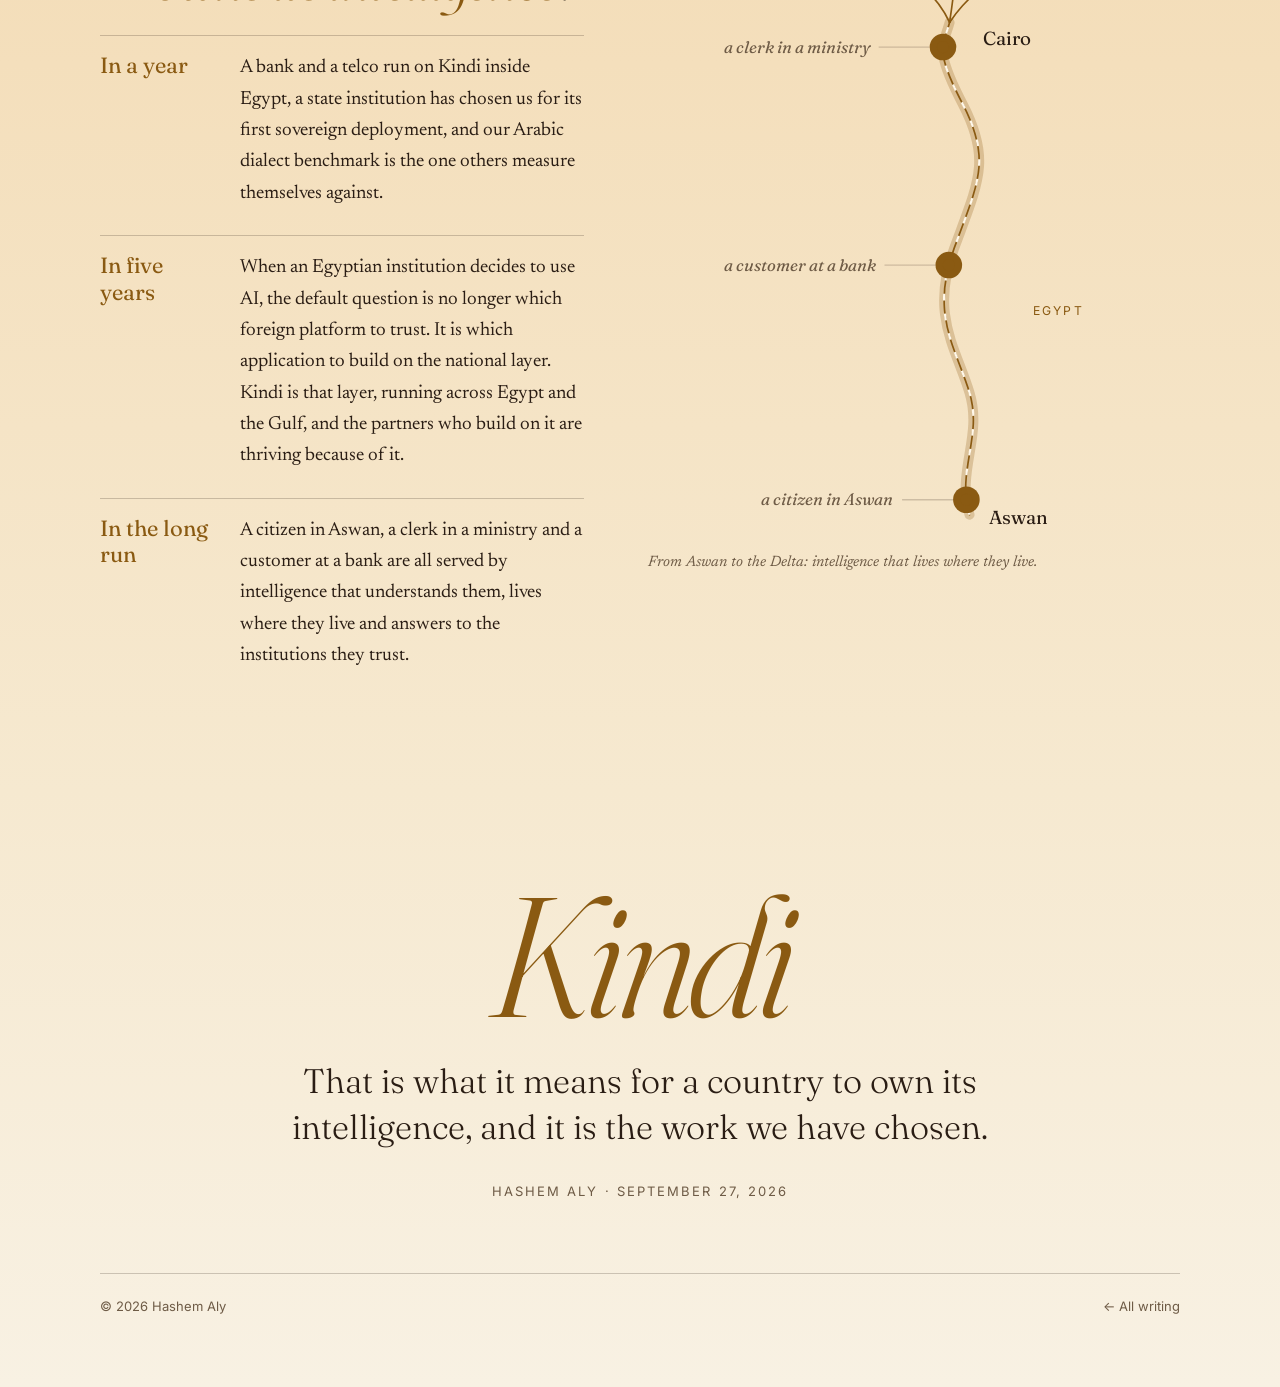
<file: kindi/index.html>
<!doctype html>
<html lang="en">
<head>
<meta charset="utf-8">
<meta name="viewport" content="width=device-width, initial-scale=1">
<title>Kindi Mission — Hashem Aly</title>
<meta name="description" content="Kindi exists to give Egypt, and then the Arab world, artificial intelligence it owns: models that speak its language, run on its soil, and answer to its own institutions.">
<meta property="og:title" content="Kindi Mission">
<meta property="og:description" content="Artificial intelligence Egypt owns: models that speak its language, run on its soil, and answer to its own institutions.">
<link rel="preconnect" href="https://fonts.googleapis.com">
<link rel="preconnect" href="https://fonts.gstatic.com" crossorigin>
<link href="https://fonts.googleapis.com/css2?family=Amiri:ital,wght@0,400;0,700;1,400&family=Fraunces:ital,opsz,wght@0,9..144,300..700;1,9..144,300..600&family=Newsreader:ital,opsz,wght@0,6..72,400..600;1,6..72,400..500&family=Inter:wght@400;500;600&display=swap" rel="stylesheet">
<link rel="icon" href="data:image/svg+xml,%3Csvg xmlns='http://www.w3.org/2000/svg' viewBox='0 0 32 32'%3E%3Ccircle cx='16' cy='16' r='14' fill='%230a1424'/%3E%3Cpath d='M16 5l3.2 7.8L27 16l-7.8 3.2L16 27l-3.2-7.8L5 16l7.8-3.2z' fill='%23d9b667'/%3E%3C/svg%3E">
<style>
  :root {
    --night-fg: #f1e7d3;
    --night-muted: #b3a88f;
    --night-gold: #dcb96a;
    --night-line: rgba(241, 231, 211, .22);
    --day-fg: #2a1d14;
    --day-muted: #6e5b46;
    --day-gold: #8a5a12;
    --day-line: rgba(42, 29, 20, .22);
  }
  * { box-sizing: border-box; }
  html { -webkit-text-size-adjust: 100%; scroll-behavior: smooth; }
  body {
    margin: 0; background: #060b16; color: var(--night-fg);
    font-family: "Newsreader", Georgia, serif; font-size: 20px; line-height: 1.65;
    -webkit-font-smoothing: antialiased; overflow-x: hidden;
  }
  a { color: inherit; }
  .tone-night { --fg: var(--night-fg); --muted: var(--night-muted); --gold: var(--night-gold); --line: var(--night-line); color: var(--fg); }
  .tone-day { --fg: var(--day-fg); --muted: var(--day-muted); --gold: var(--day-gold); --line: var(--day-line); color: var(--fg); }

  section { position: relative; padding: 120px 24px; }
  .inner { max-width: 1080px; margin: 0 auto; position: relative; z-index: 1; }
  .text { max-width: 640px; }
  .grid { display: grid; grid-template-columns: minmax(0, 1fr) minmax(0, 1.1fr); gap: 64px; align-items: center; }
  .grid.flip > :first-child { order: 2; }

  /* ---------- top bar ---------- */
  .bar {
    position: absolute; top: 0; left: 0; right: 0; z-index: 5;
    display: flex; justify-content: space-between; align-items: center;
    padding: 26px 28px; font-family: "Inter", system-ui, sans-serif; font-size: 14px; color: var(--night-muted);
  }
  .bar a { text-decoration: none; display: inline-flex; align-items: center; gap: 10px; color: var(--night-fg); font-family: "Fraunces", Georgia, serif; font-size: 19px; font-weight: 500; letter-spacing: -.005em; font-variation-settings: "opsz" 36; }
  .bar .arrow { display: grid; place-items: center; width: 30px; height: 30px; border-radius: 50%; border: 1px solid var(--night-line); transition: all .25s; }
  .bar a:hover .arrow { background: var(--night-gold); border-color: var(--night-gold); color: #0a1424; transform: translateX(-3px); }

  /* ---------- margin nav ---------- */
  .margin {
    position: fixed; left: 22px; top: 50%; transform: translateY(-50%); z-index: 6;
    display: flex; flex-direction: column; gap: 14px; font-family: "Amiri", serif; font-size: 18px;
    opacity: 0; transition: opacity .6s;
  }
  .margin.show { opacity: 1; }
  .margin a { text-decoration: none; color: var(--mcolor, #b3a88f); opacity: .45; transition: opacity .3s, transform .3s, color .6s; line-height: 1; }
  .margin a.on { opacity: 1; transform: scale(1.35); color: var(--mgold, #dcb96a); }

  /* ---------- hero ---------- */
  .hero { height: 100vh; min-height: 640px; padding: 0; background: linear-gradient(#060b16, #0a1424); overflow: hidden; }
  #cipher { position: absolute; inset: 0; width: 100%; height: 100%; display: block; }
  .hero .title {
    position: absolute; left: 0; right: 0; top: 17vh; text-align: center; z-index: 2; pointer-events: none;
    padding: 0 16px;
  }
  .hero .ar { font-family: "Inter", system-ui, sans-serif; font-size: 13px; letter-spacing: .32em; text-transform: uppercase; font-weight: 600; color: var(--night-gold); line-height: 1; opacity: 0; animation: rise 1.6s ease-out .4s forwards; }
  .hero h1 {
    font-family: "Fraunces", Georgia, serif; font-weight: 300; font-style: italic;
    font-size: clamp(76px, 15vw, 190px); line-height: .9; letter-spacing: -.03em; margin: 10px 0 10px;
    font-variation-settings: "opsz" 144; opacity: 0; animation: rise 1.8s ease-out .8s forwards;
    text-shadow: 0 0 60px rgba(6, 11, 22, .9);
  }
  .hero .sub { font-family: "Inter", system-ui, sans-serif; font-size: 13px; letter-spacing: .28em; text-transform: uppercase; color: var(--night-muted); opacity: 0; animation: rise 1.6s ease-out 1.3s forwards; }
  .hero .cap {
    position: absolute; left: 0; right: 0; bottom: 26px; text-align: center; z-index: 2; padding: 0 20px;
    font-style: italic; font-size: 15px; color: var(--night-muted); opacity: 0; transition: opacity 1.2s;
  }
  .hero .cap.show { opacity: 1; }
  @keyframes rise { from { opacity: 0; transform: translateY(16px); } to { opacity: 1; transform: none; } }

  /* ---------- section heads ---------- */
  .head { display: flex; align-items: baseline; gap: 18px; margin-bottom: 26px; }
  .num { font-family: "Amiri", serif; font-size: 64px; line-height: .8; color: var(--gold); }
  .label { font-family: "Inter", system-ui, sans-serif; font-size: 12px; letter-spacing: .26em; text-transform: uppercase; color: var(--muted); }
  h2 { font-family: "Fraunces", Georgia, serif; font-weight: 300; font-size: clamp(38px, 5.2vw, 64px); line-height: 1.02; letter-spacing: -.02em; margin: 6px 0 0; font-variation-settings: "opsz" 144; }
  h2 em { color: var(--gold); }
  p { margin: 0 0 1.1em; }
  .lead { font-size: 23px; }
  .muted { color: var(--muted); }

  /* ---------- prologue ---------- */
  .namesake { display: flex; align-items: center; gap: 18px; margin: 0 0 28px; padding: 14px 0; border-top: 1px solid var(--line); border-bottom: 1px solid var(--line); }
  .namesake .ar-name { font-family: "Amiri", serif; font-size: 44px; line-height: 1; color: var(--gold); }
  .namesake .who { font-family: "Fraunces", serif; font-size: 20px; line-height: 1.3; }
  .namesake .who .muted { font-style: italic; font-size: 15px; }
  .dropcap::first-letter { float: left; font-family: "Fraunces", serif; font-size: 4.3em; line-height: .8; padding: .06em .1em 0 0; color: var(--gold); }
  .analyzer { border: 1px solid var(--line); border-radius: 14px; padding: 22px; background: rgba(255, 255, 255, .02); }
  .analyzer .k { font-family: "Inter", sans-serif; font-size: 12px; letter-spacing: .2em; text-transform: uppercase; color: var(--gold); margin-bottom: 10px; display: flex; justify-content: space-between; gap: 12px; }
  .analyzer textarea {
    width: 100%; min-height: 110px; resize: vertical; background: transparent; color: var(--fg);
    border: 1px dashed var(--line); border-radius: 10px; padding: 12px 14px; font: inherit; font-size: 17px; line-height: 1.5;
  }
  .analyzer textarea:focus { outline: none; border-color: var(--gold); }
  .bars { display: flex; align-items: flex-end; gap: 4px; height: 170px; margin-top: 18px; }
  .bars .b { flex: 1; display: flex; flex-direction: column; align-items: center; justify-content: flex-end; height: 100%; min-width: 0; }
  .bars .fill { width: 100%; background: linear-gradient(to top, var(--gold), rgba(220, 185, 106, .35)); border-radius: 3px 3px 0 0; transition: height .6s cubic-bezier(.3, .9, .3, 1); }
  .bars .ch { font-family: "Amiri", "Fraunces", serif; font-size: 17px; margin-top: 6px; color: var(--fg); line-height: 1; }
  .bars .pc { font-family: "Inter", sans-serif; font-size: 9px; color: var(--muted); margin-bottom: 4px; font-variant-numeric: tabular-nums; }
  .analyzer .hint { font-size: 14px; color: var(--muted); font-style: italic; margin: 14px 0 0; }

  /* ---------- mission ---------- */
  .mission { text-align: center; overflow: hidden; }
  .rosette {
    position: absolute; left: 50%; top: 50%; width: min(820px, 120vw); transform: translate(-50%, -50%); opacity: .34; pointer-events: none;
    /* fade the pattern out behind the text, keep it strong at the rim */
    -webkit-mask-image: radial-gradient(circle at 50% 50%, rgba(0,0,0,.1) 0%, rgba(0,0,0,.1) 52%, #000 78%);
    mask-image: radial-gradient(circle at 50% 50%, rgba(0,0,0,.1) 0%, rgba(0,0,0,.1) 52%, #000 78%);
  }
  .rosette path, .rosette circle { fill: none; stroke: var(--gold); stroke-width: .8; }
  .mission blockquote {
    margin: 30px auto 36px; max-width: 900px; font-family: "Fraunces", Georgia, serif; font-weight: 380;
    font-size: clamp(30px, 4.2vw, 52px); line-height: 1.2; letter-spacing: -.008em; font-variation-settings: "opsz" 72;
    text-shadow: 0 0 2px #0e1e3b, 0 0 10px #0e1e3b, 0 0 24px #0e1e3b;
  }
  .mission blockquote .w { display: inline-block; opacity: 0; transform: translateY(14px); filter: blur(6px); transition: opacity .9s, transform .9s, filter .9s; }
  .mission.in blockquote .w { opacity: 1; transform: none; filter: none; }
  .mission blockquote em { color: var(--gold); }
  .mission .text { margin: 0 auto; text-align: left; text-shadow: 0 0 2px #10213f, 0 0 8px #10213f, 0 0 18px #10213f; }
  .pillars { display: flex; justify-content: center; flex-wrap: wrap; gap: 12px; margin: 0 0 40px; font-family: "Inter", sans-serif; font-size: 13px; letter-spacing: .14em; text-transform: uppercase; }
  .pillars span { border: 1px solid var(--line); border-radius: 999px; padding: 7px 16px; color: var(--gold); background: #0f1f3d; }

  /* ---------- diagrams ---------- */
  svg.dg { width: 100%; height: auto; display: block; overflow: visible; }
  .dg text { font-family: "Fraunces", Georgia, serif; font-style: italic; font-size: 15px; fill: var(--muted); }
  .dg text.fg { fill: var(--fg); }
  .dg text.gd { fill: var(--gold); }
  .dg text.sc { font-family: "Inter", sans-serif; font-style: normal; font-size: 11px; letter-spacing: .18em; text-transform: uppercase; }
  .dg .ln { fill: none; stroke: var(--line); stroke-width: 1.2; }
  .dg .gl { fill: none; stroke: var(--gold); stroke-width: 1.5; stroke-linecap: round; stroke-linejoin: round; }
  .dg .fl { fill: var(--gold); }
  .dg .fg-s { fill: none; stroke: var(--fg); stroke-width: 1.3; stroke-linecap: round; stroke-linejoin: round; }
  .draw { stroke-dasharray: var(--len, 2000); stroke-dashoffset: var(--len, 2000); transition: stroke-dashoffset 2.2s cubic-bezier(.6, .1, .2, 1); }
  .in .draw { stroke-dashoffset: 0; }
  .pop { opacity: 0; transition: opacity .9s ease, transform .9s ease; }
  .in .pop { opacity: 1; }
  figure { margin: 0; }
  figcaption { font-style: italic; font-size: 15px; color: var(--muted); margin-top: 14px; }

  /* why now: data that cannot leave */
  .probe { animation: probe 3.6s cubic-bezier(.45, .05, .35, 1) infinite; animation-play-state: paused; }
  .in .probe { animation-play-state: running; }
  @keyframes probe {
    0% { transform: translateX(0); opacity: 0; }
    12% { opacity: 1; }
    48% { transform: translateX(var(--d)); opacity: 1; }
    52% { transform: translateX(var(--d)); opacity: .6; }
    92% { transform: translateX(0); opacity: 1; }
    100% { transform: translateX(0); opacity: 0; }
  }
  .ripple { transform-box: fill-box; transform-origin: center; animation: ripple 3.6s ease-out infinite; animation-play-state: paused; opacity: 0; }
  .in .ripple { animation-play-state: running; }
  @keyframes ripple { 0%, 44% { opacity: 0; transform: scale(.3); } 50% { opacity: .9; transform: scale(1); } 70%, 100% { opacity: 0; transform: scale(2.2); } }

  /* what we build: strata */
  .slab { transform: translateY(-60px); opacity: 0; transition: transform 1.1s cubic-bezier(.2, .9, .25, 1.15), opacity .8s; }
  .in .slab { transform: none; opacity: 1; }
  .slab polygon { stroke: var(--gold); stroke-width: 1.4; }
  .apps rect { fill: none; stroke: var(--fg); stroke-dasharray: 4 5; stroke-width: 1.1; opacity: .7; }
  .apps { animation: hover 5s ease-in-out infinite; }
  @keyframes hover { 50% { transform: translateY(-6px); } }

  /* who we serve: star */
  .star-spin { transform-box: fill-box; transform-origin: center; animation: spin 90s linear infinite; }
  @keyframes spin { to { transform: rotate(360deg); } }
  .order { display: grid; grid-template-columns: repeat(3, 1fr); gap: 14px; margin-top: 30px; }
  .order div { border-top: 1px solid var(--line); padding-top: 12px; }
  .order .k { font-family: "Inter", sans-serif; font-size: 11px; letter-spacing: .2em; text-transform: uppercase; color: var(--gold); }
  .order .t { font-family: "Fraunces", serif; font-size: 20px; line-height: 1.25; margin-top: 4px; }

  /* how we grow */
  .trio { display: grid; grid-template-columns: repeat(3, 1fr); gap: 28px; margin-top: 44px; }
  .trio h3 { font-family: "Fraunces", serif; font-weight: 400; font-size: 26px; margin: 0 0 8px; }
  .trio h3 span { font-family: "Amiri", serif; color: var(--gold); margin-right: 8px; }
  .trio p { font-size: 18px; }

  /* sunrise */
  .sunrise { padding: 0; height: 70vh; min-height: 420px; overflow: hidden; background: linear-gradient(#7a3d57 0%, #b8584a 45%, #e59a62 75%, #efc58e 100%); }
  .sunrise svg { position: absolute; left: 0; right: 0; bottom: 0; width: 100%; height: 100%; }
  .sun { transform: translateY(120px); transition: transform 3.5s cubic-bezier(.2, .8, .2, 1); }
  .sunrise.in .sun { transform: none; }
  .glint { animation: glint 4s ease-in-out infinite; }
  @keyframes glint { 50% { opacity: .35; } }
  .sunrise .line {
    position: absolute; left: 0; right: 0; top: 18%; text-align: center; z-index: 2; padding: 0 20px;
    font-family: "Fraunces", serif; font-style: italic; font-weight: 300; font-size: clamp(24px, 3.4vw, 40px); color: #fff4e2;
    text-shadow: 0 2px 30px rgba(90, 30, 30, .4);
  }

  /* will not */
  .vows { display: grid; grid-template-columns: 1fr 1fr; gap: 20px; margin-top: 44px; }
  .vow {
    position: relative; border: 1px solid var(--line); border-radius: 14px; padding: 26px 26px 20px 84px;
    background: rgba(255, 250, 240, .35); opacity: 0; transform: translateY(20px); transition: opacity .8s, transform .8s;
  }
  .in .vow { opacity: 1; transform: none; }
  .vow .seal {
    position: absolute; left: 22px; top: 24px; width: 44px; height: 44px; border-radius: 50%;
    border: 1.5px solid var(--gold); display: grid; place-items: center; font-family: "Amiri", serif; font-size: 22px; color: var(--gold);
  }
  .vow .no { font-family: "Inter", sans-serif; font-size: 11px; letter-spacing: .22em; text-transform: uppercase; color: var(--gold); }
  .vow .t { font-family: "Fraunces", serif; font-size: 23px; line-height: 1.25; margin: 6px 0 10px; }
  .vow p { font-size: 17px; color: var(--muted); margin: 0; }

  /* success */
  .horizons { display: grid; gap: 26px; }
  .hz { display: grid; grid-template-columns: 120px 1fr; gap: 20px; border-top: 1px solid var(--line); padding-top: 16px; }
  .hz .k { font-family: "Fraunces", serif; font-size: 22px; color: var(--gold); line-height: 1.2; }
  .hz p { margin: 0; font-size: 19px; }
  .water { stroke-dasharray: 6 12; animation: flow 1.6s linear infinite; }
  @keyframes flow { to { stroke-dashoffset: -36; } }
  .light { transform-box: fill-box; transform-origin: center; }
  .in .light { animation: breathe 3s ease-in-out infinite; }
  @keyframes breathe { 50% { transform: scale(1.5); opacity: .55; } }

  /* coda */
  .coda { text-align: center; padding-top: 80px; padding-bottom: 60px; }
  .coda .ar { font-family: "Fraunces", Georgia, serif; font-style: italic; font-weight: 300; font-size: clamp(80px, 15vw, 170px); line-height: 1; letter-spacing: -.03em; color: var(--gold); font-variation-settings: "opsz" 144; }
  .coda .ar span { display: inline-block; opacity: 0; transform: translateY(20px); transition: opacity 1.4s, transform 1.4s; }
  .coda.in .ar span { opacity: 1; transform: none; }
  .coda p.last { font-family: "Fraunces", serif; font-weight: 300; font-size: clamp(24px, 3vw, 34px); line-height: 1.35; max-width: 820px; margin: 18px auto 30px; }
  .sig { font-family: "Inter", sans-serif; font-size: 13px; letter-spacing: .16em; text-transform: uppercase; color: var(--muted); }
  footer { display: flex; flex-wrap: wrap; justify-content: space-between; gap: 12px; max-width: 1080px; margin: 70px auto 0; padding: 22px 0 10px; border-top: 1px solid var(--line); font-family: "Inter", sans-serif; font-size: 13px; color: var(--muted); }
  footer a { text-decoration: none; }
  footer a:hover { color: var(--fg); }

  /* reveal for prose blocks */
  .rv { opacity: 0; transform: translateY(18px); transition: opacity 1s ease, transform 1s ease; }
  .rv.in { opacity: 1; transform: none; }

  @media (max-width: 900px) {
    .grid, .grid.flip { grid-template-columns: 1fr; gap: 36px; }
    .grid.flip > :first-child { order: 0; }
    .margin { display: none; }
    .trio, .vows { grid-template-columns: 1fr; }
  }
  @media (max-width: 640px) {
    body { font-size: 18px; }
    section { padding: 84px 16px; }
    .bar { padding: 20px 16px; }
    .lead { font-size: 20px; }
    .num { font-size: 50px; }
    .dg text { font-size: 19px; }
    .dg text.sc { font-size: 13px; }
    .order { grid-template-columns: 1fr; }
    .hz { grid-template-columns: 1fr; gap: 4px; }
    .vow { padding: 22px 18px 18px 74px; }
    .vow .seal { left: 16px; }
    .bars .ch { font-size: 14px; }
    .bars .pc { display: none; }
  }
  @media (prefers-reduced-motion: reduce) {
    *, *::before, *::after { animation-duration: .01ms !important; animation-iteration-count: 1 !important; transition-duration: .01ms !important; }
    .probe, .ripple { display: none; }
  }
</style>
</head>
<body>

<nav class="margin" id="margin" aria-label="Sections">
  <a href="#prologue" title="Prologue">١</a>
  <a href="#mission" title="Our mission">٢</a>
  <a href="#why" title="Why now">٣</a>
  <a href="#build" title="What we build">٤</a>
  <a href="#serve" title="Who we serve first">٥</a>
  <a href="#grow" title="How we grow">٦</a>
  <a href="#vows" title="What we will not do">٧</a>
  <a href="#success" title="What success looks like">٨</a>
</nav>

<!-- ============================== HERO ============================== -->
<section class="hero tone-night" aria-label="Kindi Mission">
  <div class="bar">
    <a href="../"><span class="arrow"><svg width="14" height="14" viewBox="0 0 24 24" fill="none" stroke="currentColor" stroke-width="2" stroke-linecap="round" stroke-linejoin="round"><path d="M19 12H5M11 18l-6-6 6-6"/></svg></span>Hashem Aly</a>
    <span>September 27, 2026</span>
  </div>
  <canvas id="cipher" aria-hidden="true"></canvas>
  <div class="title">
    <div class="ar kick">Mission statement</div>
    <h1>Kindi</h1>
    <div class="sub">A mission for intelligence Egypt owns</div>
  </div>
  <p class="cap" id="cap">Every letter on this page, counted by how often it appears: frequency analysis, first described by al-Kindi in ninth-century Baghdad.</p>
</section>

<main id="doc">

<!-- ============================== PROLOGUE ============================== -->
<section id="prologue" class="tone-night" style="background: linear-gradient(#0a1424, #0c1a31)">
  <div class="inner grid">
    <div class="text">
      <div class="head rv"><span class="num">١</span><span class="label">Prologue · The namesake</span></div>
      <div class="namesake rv"><span class="ar-name" lang="ar">الكندي</span><span class="who">al-Kindi<br><span class="muted">philosopher of ninth-century Baghdad, after whom Kindi is named</span></span></div>
      <p class="dropcap lead rv">In ninth-century Baghdad, the most advanced science in the world was arriving from somewhere else, in Greek manuscripts and Indian mathematics. Al-Kindi refused to leave it foreign. He built the vocabulary, argued with the ideas and turned them toward new questions, until the knowledge belonged to the language that had received it. The Arabs came to call him their philosopher.</p>
      <p class="rv">Codebreakers remember him for something else. He wrote the earliest known account of frequency analysis, cracking ciphers by counting how often each letter appears. He saw that language has structure, and that anyone who understands the structure can read what others cannot.</p>
      <p class="rv">The parallel is deliberate. The defining science of this century is being written in other languages and run in data centers thousands of miles from Cairo. Egypt can import it as it comes, or it can do what al-Kindi did. We named the company after him because we intend to do the second.</p>
    </div>
    <div class="analyzer rv" aria-label="Frequency analysis demonstration">
      <div class="k"><span>Frequency analysis</span><span class="muted" id="an-n"></span></div>
      <textarea id="an-in" spellcheck="false" aria-label="Text to analyse">He saw that language has structure, and that anyone who understands the structure can read what others cannot.</textarea>
      <div class="bars" id="an-bars"></div>
      <p class="hint">Type anything, in English or Arabic. Its structure shows up the same way it did for al-Kindi: a few letters carry most of the language.</p>
    </div>
  </div>
</section>

<!-- ============================== MISSION ============================== -->
<section id="mission" class="mission tone-night" style="background: linear-gradient(#0c1a31, #112446)">
  <svg class="rosette" viewBox="-200 -200 400 400" aria-hidden="true" id="rosette"></svg>
  <div class="inner">
    <div class="head rv" style="justify-content:center"><span class="num">٢</span><span class="label">Our mission</span></div>
    <blockquote id="mq">Kindi exists to give Egypt, and then the Arab world, artificial intelligence it owns: models that <em>speak its language</em>, <em>run on its soil</em>, and <em>answer to its own institutions</em>.</blockquote>
    <div class="pillars rv"><span>Language</span><span>Soil</span><span>Institutions</span></div>
    <div class="text rv">
      <p>We believe intelligence is becoming infrastructure, as fundamental to a country as power, water and telecommunications. A nation that rents all of its intelligence from abroad rents a part of its sovereignty along with it. Egypt has the talent, the institutions and the need to own this layer. What it has lacked is a company whose only job is to build it.</p>
    </div>
  </div>
</section>

<!-- ============================== WHY NOW ============================== -->
<section id="why" class="tone-night" style="background: linear-gradient(#112446, #1a2a55)">
  <div class="inner grid">
    <div class="text">
      <div class="head rv"><span class="num">٣</span><div><span class="label">Why now</span><h2>The institutions that most need AI <em>cannot buy it</em> as it is sold today.</h2></div></div>
      <p class="rv">Egypt’s most important institutions want to use AI and mostly cannot. A bank cannot send customer conversations to a foreign cloud. A ministry cannot put citizen records in a data center it does not control. A utility serving tens of millions of people cannot rely on a model that stumbles over Egyptian Arabic.</p>
      <p class="rv">The global platforms were not built for this. Their models treat Arabic as a translation target, their compute sits outside the country, and their accountability ends at a terms-of-service page. The Gulf states have answered the question with vast public investment, and Egypt has begun to. But the institutions that most need AI still have no way to use it on their own soil, in their own dialect, under their own rules.</p>
      <p class="rv">That gap is our reason for existing.</p>
    </div>
    <figure class="rv" data-fig>
      <svg class="dg" viewBox="0 0 520 380" role="img" aria-label="A bank, a ministry and a utility inside Egypt send data toward a foreign cloud; every packet stops at the border and returns">
        <path class="ln draw" d="M318 20 C 306 90, 330 140, 314 200 S 326 310, 316 364" />
        <text class="sc gd" x="300" y="16" text-anchor="end">Egypt</text>
        <text class="sc" x="336" y="16">Abroad</text>
        <g class="pop">
          <path class="fg-s" d="M430 150 a26 26 0 0 1 48 -8 a22 22 0 0 1 12 40 h-88 a20 20 0 0 1 4 -40 a24 24 0 0 1 24 8z" stroke-dasharray="3 5"/>
          <text x="448" y="214" text-anchor="middle">a foreign cloud</text>
        </g>
        <g id="insts"></g>
      </svg>
      <figcaption>Every request for AI turns back at the border. The data cannot leave, and the intelligence has never arrived.</figcaption>
    </figure>
  </div>
</section>

<!-- ============================== WHAT WE BUILD ============================== -->
<section id="build" class="tone-night" style="background: linear-gradient(#1a2a55, #2d2c5c)">
  <div class="inner grid flip">
    <div class="text">
      <div class="head rv"><span class="num">٤</span><div><span class="label">What we build</span><h2>The sovereign <em>AI layer</em>.</h2></div></div>
      <p class="rv lead">Kindi builds the sovereign AI layer: the models, the harness that governs them, and the on-soil deployment that keeps every byte inside the country. We sell the foundation, not the applications built on it.</p>
      <p class="rv">On that foundation we offer what every institution needs in the same way: an assistant for its employees, governed APIs for its developers, and voice and agents that work in dialect. What is specific to one industry or one institution, we leave to the people who know it best.</p>
      <p class="rv">Our models start from the best open weights in the world and are shaped for the Arabic people actually speak, Egyptian first, then the dialects of the Gulf, along with government language and the data of the sectors we serve. Our harness is where the accountability lives, with guardrails, audit trails, residency controls and the configuration a regulator can inspect. It does for an institution what Claude Code or Codex does for a developer. Our deployments run on Egyptian compute operated by Egyptian partners, so the question of where the data goes has a single, simple answer.</p>
      <p class="rv">We deliberately leave the applications to others. Software vendors, integrators and in-house teams know their own problems better than we do, and they should build on a foundation they trust. Every application we demonstrate exists to prove the platform, then passes to the partner or customer who will own it.</p>
    </div>
    <figure class="rv" data-fig>
      <svg class="dg" viewBox="0 0 520 540" role="img" aria-label="Three stacked layers: on-soil deployment at the base, the harness in the middle, models on top, with applications built by others floating above">
        <g class="apps">
          <rect x="120" y="18" width="78" height="40" rx="6"/><rect x="212" y="18" width="78" height="40" rx="6"/><rect x="304" y="18" width="78" height="40" rx="6"/>
          <text x="251" y="84" text-anchor="middle" class="fg">applications, built by software vendors, integrators, in-house teams</text>
        </g>
        <g id="strata"></g>
      </svg>
      <figcaption>We sell the foundation, not the applications built on it.</figcaption>
    </figure>
  </div>
</section>

<!-- ============================== WHO WE SERVE ============================== -->
<section id="serve" class="tone-night" style="background: linear-gradient(#2d2c5c, #4b3160)">
  <div class="inner grid">
    <div class="text">
      <div class="head rv"><span class="num">٥</span><div><span class="label">Who we serve first</span><h2>Institutions that <em>cannot say no</em> to sovereignty.</h2></div></div>
      <p class="rv">We serve the institutions that cannot say no to sovereignty. They share four traits: their data cannot leave Egypt, they operate in Egyptian Arabic at high volume, they have a mandate and a budget owner who can act, and they already sit close to the compute we run on.</p>
      <p class="rv">Banks come first, because regulation has already settled the residency question and their customers speak to them in Arabic millions of times a day. Telcos come alongside them, as both our largest customers and the hosts of our infrastructure. State authorities and utilities follow, the institutions that touch citizens directly and cannot buy from a foreign cloud even if they wanted to.</p>
      <p class="rv">Inside each of them, our champion is the leader responsible for digital transformation, standing next to the leader responsible for risk. Kindi is the first AI story both of them can sign.</p>
      <p class="rv">Egypt is our home and our proving ground. The Gulf is our second market and, before that, the source of the capital that lets this infrastructure scale across the region.</p>
      <div class="order rv">
        <div><div class="k">First</div><div class="t">Banks</div></div>
        <div><div class="k">Alongside</div><div class="t">Telcos</div></div>
        <div><div class="k">Then</div><div class="t">State authorities &amp; utilities</div></div>
      </div>
    </div>
    <figure class="rv" data-fig>
      <svg class="dg" viewBox="-320 -262 640 524" role="img" aria-label="An eight-pointed star with four traits at its points: data cannot leave Egypt; Egyptian Arabic at high volume; a mandate and a budget owner; close to the compute">
        <g id="star"></g>
      </svg>
      <figcaption>Four traits, one shape: the customers who need sovereignty most.</figcaption>
    </figure>
  </div>
</section>

<!-- ============================== HOW WE GROW ============================== -->
<section id="grow" class="tone-night" style="background: linear-gradient(#4b3160, #7a3d57)">
  <div class="inner">
    <div class="grid">
      <div class="text">
        <div class="head rv"><span class="num">٦</span><div><span class="label">How we grow</span><h2>Partners, proof and <em>the platform itself</em>.</h2></div></div>
        <p class="rv lead">We grow through partners, proof and the platform itself.</p>
      </div>
      <figure class="rv" data-fig>
        <svg class="dg" viewBox="-240 -170 480 340" role="img" aria-label="A spiral that widens with every turn, passing through partners, proof and platform">
          <g id="spiral"></g>
        </svg>
      </figure>
    </div>
    <div class="trio">
      <div class="rv"><h3><span>أ</span>Partners</h3><p>Partners carry us into rooms we could not enter alone. Advisory firms bring the relationships with banks and government, telcos and data center operators bring the compute and the national footprint, and integrators build the applications. Each of them earns more because Kindi exists, which is the only partnership model that lasts.</p></div>
      <div class="rv"><h3><span>ب</span>Proof</h3><p>Proof comes before persuasion. We publish how our models perform on Arabic dialects so anyone can check the claim, we write openly about what sovereign AI requires, and every deployment is built to become the reference for the next one.</p></div>
      <div class="rv"><h3><span>ج</span>Platform</h3><p>The platform compounds. Each new use case runs on the same foundation, each customer strengthens the models and the benchmark, and each partner widens the ground the next one stands on.</p></div>
    </div>
  </div>
</section>

<!-- ============================== SUNRISE ============================== -->
<section class="sunrise" id="sunrise" aria-hidden="true">
  <div class="line">Some things we will never trade.</div>
  <svg viewBox="0 0 1200 500" preserveAspectRatio="xMidYMax slice">
    <defs>
      <radialGradient id="sunG" cx="50%" cy="50%" r="50%"><stop offset="0" stop-color="#fff3d6"/><stop offset=".55" stop-color="#ffd58c"/><stop offset="1" stop-color="#ffb46a" stop-opacity="0"/></radialGradient>
      <linearGradient id="riverG" x1="0" x2="0" y1="0" y2="1"><stop offset="0" stop-color="#e6a36a"/><stop offset="1" stop-color="#efc58e"/></linearGradient>
    </defs>
    <g class="sun"><circle cx="600" cy="360" r="190" fill="url(#sunG)" opacity=".7"/><circle cx="600" cy="360" r="88" fill="#fff0cf"/></g>
    <rect x="0" y="360" width="1200" height="140" fill="url(#riverG)"/>
    <path d="M0 360 H1200" stroke="#fff4e2" stroke-width="1.5" opacity=".8"/>
    <g stroke="#fff4e2" stroke-linecap="round">
      <path class="glint" d="M540 382 H660" stroke-width="3" opacity=".8"/>
      <path class="glint" d="M560 400 H640" stroke-width="2.5" opacity=".7" style="animation-delay:.6s"/>
      <path class="glint" d="M575 418 H625" stroke-width="2" opacity=".6" style="animation-delay:1.2s"/>
      <path class="glint" d="M588 436 H612" stroke-width="1.6" opacity=".5" style="animation-delay:1.8s"/>
    </g>
    <path d="M0 360 C 120 352, 180 340, 260 344 S 380 356, 420 360 Z" fill="#8a4a46" opacity=".35"/>
    <path d="M1200 360 C 1080 350, 1020 336, 940 342 S 830 356, 780 360 Z" fill="#8a4a46" opacity=".35"/>
  </svg>
</section>

<!-- ============================== WILL NOT ============================== -->
<section id="vows" class="tone-day" style="background: linear-gradient(#efc58e, #f3dab2)">
  <div class="inner">
    <div class="head rv"><span class="num">٧</span><div><span class="label">What we will not do</span><h2>Four <em>refusals</em>.</h2></div></div>
    <div class="vows" data-fig>
      <div class="vow" style="transition-delay:.05s"><span class="seal">١</span><div class="no">We will not</div><div class="t">pretend to train a frontier model from scratch.</div><p>Our advantage is in shaping the best models for this language and this country, not in outspending the largest companies on earth.</p></div>
      <div class="vow" style="transition-delay:.2s"><span class="seal">٢</span><div class="no">We will not</div><div class="t">compete with our partners.</div><p>Applications and implementation belong to the firms and institutions who build them, and we will never quietly take that work back.</p></div>
      <div class="vow" style="transition-delay:.35s"><span class="seal">٣</span><div class="no">We will not</div><div class="t">let data leave the country it belongs to,</div><p>even when it would be cheaper or faster. The moment we make that exception, we stop being the company we set out to build.</p></div>
      <div class="vow" style="transition-delay:.5s"><span class="seal">٤</span><div class="no">We will not</div><div class="t">mistake revenue for proof.</div><p>Work that pays the bills but has nothing to do with sovereignty is welcome, and it will never define who we are.</p></div>
    </div>
  </div>
</section>

<!-- ============================== SUCCESS ============================== -->
<section id="success" class="tone-day" style="background: linear-gradient(#f3dab2, #f6e9d0)">
  <div class="inner grid">
    <div>
      <div class="head rv"><span class="num">٨</span><div><span class="label">What success looks like</span><h2>A country that <em>owns its intelligence</em>.</h2></div></div>
      <div class="horizons">
        <div class="hz rv"><div class="k">In a year</div><p>A bank and a telco run on Kindi inside Egypt, a state institution has chosen us for its first sovereign deployment, and our Arabic dialect benchmark is the one others measure themselves against.</p></div>
        <div class="hz rv"><div class="k">In five years</div><p>When an Egyptian institution decides to use AI, the default question is no longer which foreign platform to trust. It is which application to build on the national layer. Kindi is that layer, running across Egypt and the Gulf, and the partners who build on it are thriving because of it.</p></div>
        <div class="hz rv"><div class="k">In the long run</div><p>A citizen in Aswan, a clerk in a ministry and a customer at a bank are all served by intelligence that understands them, lives where they live and answers to the institutions they trust.</p></div>
      </div>
    </div>
    <figure class="rv" data-fig>
      <svg class="dg" viewBox="-40 0 480 560" role="img" aria-label="The Nile drawn from Aswan in the south to Cairo in the north, with lights at a citizen in Aswan, a clerk in a ministry and a customer at a bank">
        <g id="nile"></g>
      </svg>
      <figcaption>From Aswan to the Delta: intelligence that lives where they live.</figcaption>
    </figure>
  </div>
</section>

<!-- ============================== CODA ============================== -->
<section class="coda tone-day" id="coda" style="background: linear-gradient(#f6e9d0, #f8f1e3)">
  <div class="inner">
    <div class="ar"><span>Kindi</span></div>
    <p class="last">That is what it means for a country to own its intelligence, and it is the work we have chosen.</p>
    <div class="sig">Hashem Aly · September 27, 2026</div>
    <footer>
      <span>© <span id="yr"></span> Hashem Aly</span>
      <span><a href="../">← All writing</a></span>
    </footer>
  </div>
</section>

</main>

<script>
(() => {
  const NS = "http://www.w3.org/2000/svg";
  const reduce = matchMedia("(prefers-reduced-motion: reduce)").matches;
  const el = (tag, attrs, parent) => {
    const n = document.createElementNS(NS, tag);
    for (const k in attrs) n.setAttribute(k, attrs[k]);
    if (parent) parent.appendChild(n);
    return n;
  };
  const txt = (parent, x, y, s, cls = "", anchor = "middle", style = "") => {
    const t = el("text", { x, y, "text-anchor": anchor, class: cls, style }, parent);
    t.textContent = s; return t;
  };

  /* =================== HERO: the page, counted =================== */
  const cv = document.getElementById("cipher"), ctx = cv.getContext("2d");
  const cap = document.getElementById("cap");
  const docText = document.getElementById("doc").innerText.toLowerCase();
  const letters = [...docText].filter(c => c >= "a" && c <= "z");
  const counts = {}; letters.forEach(c => counts[c] = (counts[c] || 0) + 1);
  const order = Object.keys(counts).sort((a, b) => counts[b] - counts[a]);
  let W, H, dpr, parts = [], t0, raf;

  function layout() {
    dpr = Math.min(2, devicePixelRatio || 1);
    W = cv.clientWidth; H = cv.clientHeight;
    cv.width = W * dpr; cv.height = H * dpr; ctx.setTransform(dpr, 0, 0, dpr, 0, 0);
    const N = Math.min(1400, Math.round(W * H / 700));
    // give each letter a share of the particles in exact proportion to its
    // count on the page (at least one), then pick that many of its occurrences
    // spread evenly through the text so the bars keep the true order
    const quota = {};
    order.forEach(c => quota[c] = Math.max(1, Math.floor(counts[c] / letters.length * N)));
    const seen = {}, sample = [];
    letters.forEach(c => {
      const k = seen[c] = (seen[c] || 0) + 1;
      if (Math.floor(k * quota[c] / counts[c]) > Math.floor((k - 1) * quota[c] / counts[c])) sample.push(c);
    });
    const per = quota;
    const maxC = Math.max(...Object.values(per));
    const baseY = H - (W < 640 ? 172 : 112), maxH = H * .30;
    const cols = order.length, gap = Math.min(40, (W - 48) / cols), x0 = (W - gap * (cols - 1)) / 2;
    const cell = maxH / maxC;
    const fill = {};
    // manuscript start: faint rows of the real text
    const lineH = 22, charW = 9.5, margin = 40, perRow = Math.floor((W - margin * 2) / charW);
    parts = sample.map((c, i) => {
      const k = fill[c] = (fill[c] || 0) + 1;
      const col = order.indexOf(c);
      const row = Math.floor(i / perRow);
      return {
        c,
        sx: margin + (i % perRow) * charW, sy: 60 + row * lineH,
        tx: x0 + col * gap, ty: baseY - k * cell,
        d: (i / N) * 1.6 + Math.random() * .5,
        arc: (Math.random() - .5) * 120,
        rot: (Math.random() - .5) * 2
      };
    });
    parts.cell = cell; parts.gap = gap; parts.x0 = x0; parts.baseY = baseY;
  }
  const ease = t => t < .5 ? 4 * t * t * t : 1 - Math.pow(-2 * t + 2, 3) / 2;

  function frame(now) {
    const t = (now - t0) / 1000;
    ctx.clearRect(0, 0, W, H);
    // stars
    ctx.fillStyle = "rgba(241,231,211,.5)";
    for (let i = 0; i < 70; i++) {
      const x = (i * 137.5 % 1) * W || (i * 97) % W, y = ((i * 71) % 100) / 100 * H * .55;
      const tw = .3 + .3 * Math.sin(t * 1.3 + i);
      ctx.globalAlpha = tw; ctx.fillRect((i * 173) % W, y, 1.3, 1.3);
    }
    ctx.globalAlpha = 1;
    const cell = parts.cell;
    let done = true;
    ctx.textAlign = "center"; ctx.textBaseline = "middle";
    for (const p of parts) {
      const local = Math.min(1, Math.max(0, (t - 1.2 - p.d) / 1.8));
      if (local < 1) done = false;
      const e = ease(local);
      const x = p.sx + (p.tx - p.sx) * e + Math.sin(e * Math.PI) * p.arc;
      const y = p.sy + (p.ty - p.sy) * e;
      const fadeIn = Math.min(1, t / 1.2);
      if (e < .92) {
        ctx.globalAlpha = (.18 + .5 * e) * fadeIn;
        ctx.fillStyle = e > .02 ? "#dcb96a" : "#f1e7d3";
        ctx.font = `${Math.round(15 - 6 * e)}px Fraunces, Georgia, serif`;
        ctx.save(); ctx.translate(x, y); ctx.rotate(p.rot * (1 - e)); ctx.fillText(p.c, 0, 0); ctx.restore();
      } else {
        ctx.globalAlpha = .95;
        ctx.fillStyle = "#dcb96a";
        const w = Math.max(3, parts.gap * .62);
        ctx.fillRect(x - w / 2, y - cell / 2 + .4, w, Math.max(1, cell - .6));
      }
    }
    // labels + baseline
    const lt = Math.min(1, Math.max(0, t - 3.8));
    if (lt > 0) {
      ctx.globalAlpha = lt;
      ctx.strokeStyle = "rgba(241,231,211,.35)"; ctx.lineWidth = 1;
      ctx.beginPath(); ctx.moveTo(24, parts.baseY + 1); ctx.lineTo(W - 24, parts.baseY + 1); ctx.stroke();
      ctx.fillStyle = "#f1e7d3"; ctx.font = `italic ${W < 640 ? 12 : 16}px Fraunces, Georgia, serif`;
      order.forEach((c, i) => ctx.fillText(c, parts.x0 + i * parts.gap, parts.baseY + 18));
      cap.classList.add("show");
    }
    ctx.globalAlpha = 1;
    if (!done || lt < 1 || t < 12) raf = requestAnimationFrame(frame);
    else raf = requestAnimationFrame(twinkle);
  }
  function twinkle(now) { frame(now); }
  function start() {
    cancelAnimationFrame(raf); layout();
    t0 = performance.now() - (reduce ? 20000 : 0);
    raf = requestAnimationFrame(frame);
  }
  let rt; addEventListener("resize", () => { clearTimeout(rt); rt = setTimeout(() => { const el = performance.now() - t0; layout(); t0 = performance.now() - el; }, 150); });
  (document.fonts && document.fonts.ready ? document.fonts.ready : Promise.resolve()).then(start);
  // stop painting the hero when it is off screen
  new IntersectionObserver(([e]) => { if (!e.isIntersecting) cancelAnimationFrame(raf); else if (t0) raf = requestAnimationFrame(frame); }).observe(cv);

  /* =================== analyzer =================== */
  const inp = document.getElementById("an-in"), bars = document.getElementById("an-bars"), nEl = document.getElementById("an-n");
  function analyse() {
    const chars = [...inp.value.toLowerCase()].filter(c => /\p{L}/u.test(c));
    const m = {}; chars.forEach(c => m[c] = (m[c] || 0) + 1);
    const top = Object.entries(m).sort((a, b) => b[1] - a[1]).slice(0, innerWidth < 640 ? 12 : 18);
    const max = top.length ? top[0][1] : 1;
    nEl.textContent = chars.length + " letters";
    bars.innerHTML = top.map(([c, n]) => `<div class="b"><span class="pc">${Math.round(n / chars.length * 100)}%</span><div class="fill" style="height:0"></div><span class="ch">${c}</span></div>`).join("");
    requestAnimationFrame(() => bars.querySelectorAll(".fill").forEach((f, i) => f.style.height = (top[i][1] / max * 100) * .82 + "%"));
  }
  inp.addEventListener("input", analyse);

  /* =================== rosette (mission) =================== */
  const ros = document.getElementById("rosette");
  const star = (n, r1, r2, rot = 0) => {
    let d = "";
    for (let i = 0; i < n * 2; i++) {
      const r = i % 2 ? r2 : r1, a = rot + i * Math.PI / n;
      d += (i ? "L" : "M") + (r * Math.cos(a)).toFixed(1) + " " + (r * Math.sin(a)).toFixed(1);
    }
    return d + "Z";
  };
  [[16, 190, 150, 0], [16, 150, 118, Math.PI / 16], [8, 118, 78, 0], [8, 78, 52, Math.PI / 8], [8, 52, 30, 0]].forEach(([n, a, b, r], i) => {
    const p = el("path", { d: star(n, a, b, r), class: "draw" }, ros); p.style.transitionDelay = i * .35 + "s"; p.style.transitionDuration = "3.2s";
  });
  [196, 36].forEach(r => el("circle", { r, class: "draw" }, ros));
  // mission words fade in one by one
  const mq = document.getElementById("mq");
  let wi = 0;
  const wrap = node => [...node.childNodes].forEach(ch => {
    if (ch.nodeType === 3) {
      const frag = document.createDocumentFragment();
      ch.textContent.split(/(\s+)/).forEach(w => {
        if (!w.trim()) { frag.appendChild(document.createTextNode(w)); return; }
        const s = document.createElement("span"); s.className = "w"; s.textContent = w; s.style.transitionDelay = (wi++ * .07) + "s"; frag.appendChild(s);
      });
      ch.replaceWith(frag);
    } else wrap(ch);
  });
  wrap(mq);

  /* =================== why now: probes stopped at the border =================== */
  const insts = document.getElementById("insts");
  [["a bank", 88, "customer conversations"], ["a ministry", 188, "citizen records"], ["a utility", 288, "Egyptian Arabic, at scale"]].forEach(([name, y, what], i) => {
    const g = el("g", {}, insts);
    el("circle", { cx: 60, cy: y, r: 9, class: "fl pop" }, g);
    txt(g, 44, y + 32, name, "fg pop", "start");
    txt(g, 44, y + 52, what, "pop", "start");
    el("path", { d: `M72 ${y} H304`, class: "ln draw", "stroke-dasharray": "2 6", style: "--len:0;stroke-dashoffset:0" }, g);
    for (let k = 0; k < 3; k++) {
      const c = el("circle", { cx: 74, cy: y, r: 4, class: "fl probe", style: `--d:${226}px;animation-delay:${i * .5 + k * 1.2}s` }, g);
      c.style.transformBox = "view-box";
    }
    el("circle", { cx: 310, cy: y, r: 14, class: "ripple", fill: "none", stroke: "#dcb96a", "stroke-width": 1.4, style: `animation-delay:${i * .5}s` }, g);
  });

  /* =================== what we build: strata =================== */
  const strata = document.getElementById("strata");
  const layers = [
    ["Models", "open weights, shaped for Egyptian Arabic", "rgba(220,185,106,.30)"],
    ["Harness", "guardrails · audit trails · residency controls", "rgba(220,185,106,.18)"],
    ["On-soil deployment", "Egyptian compute, Egyptian partners", "rgba(220,185,106,.09)"]
  ];
  layers.forEach(([name, sub, fill], i) => {
    const y = 130 + i * 128, g = el("g", { class: "slab", style: `transition-delay:${.9 - i * .35}s` }, strata);
    el("polygon", { points: `90,${y + 30} 250,${y} 430,${y + 30} 270,${y + 62}`, fill }, g);
    el("path", { d: `M90 ${y + 30} v26 L270 ${y + 88} L430 ${y + 56} v-26`, fill: "none", stroke: "#dcb96a", "stroke-width": 1, opacity: .55 }, g);
    txt(g, 260, y + 36, name, "fg", "middle", "font-size:19px;font-style:normal");
    txt(g, 260, y + 112, sub, "", "middle");
  });

  /* =================== who we serve: eight-point star =================== */
  const sg = document.getElementById("star");
  const spin = el("g", { class: "star-spin" }, sg);
  el("path", { d: star(8, 150, 112, Math.PI / 8), class: "gl draw" }, spin);
  el("rect", { x: -106, y: -106, width: 212, height: 212, class: "ln draw" }, spin);
  el("rect", { x: -106, y: -106, width: 212, height: 212, class: "ln draw", transform: "rotate(45)" }, spin);
  el("circle", { r: 70, class: "ln draw" }, sg);
  txt(sg, 0, -8, "cannot say no", "fg pop", "middle", "font-size:18px");
  txt(sg, 0, 16, "to sovereignty", "fg pop", "middle", "font-size:18px");
  [["data cannot", "leave Egypt", 0, -188], ["Egyptian Arabic,", "at high volume", 196, 4], ["a mandate and a", "budget owner", 0, 196], ["close to the", "compute", -196, 4]].forEach(([a, b, x, y], i) => {
    el("circle", { cx: x * .77, cy: y * .77, r: 6, class: "fl pop", style: `transition-delay:${1.4 + i * .3}s` }, sg);
    const anchor = x > 0 ? "start" : x < 0 ? "end" : "middle";
    const tx = x > 0 ? x - 26 : x < 0 ? x + 26 : 0, ty = y < 0 ? y - 16 : y > 0 && x === 0 ? y + 10 : y;
    txt(sg, tx, ty, a, "pop", anchor, `transition-delay:${1.5 + i * .3}s`);
    txt(sg, tx, ty + 18, b, "pop", anchor, `transition-delay:${1.5 + i * .3}s`);
  });

  /* =================== how we grow: compounding spiral =================== */
  const sp = document.getElementById("spiral");
  let d = "";
  for (let i = 0; i <= 720; i++) {
    const a = i / 720 * Math.PI * 6.2, r = 6 + a * 7.4;
    d += (i ? "L" : "M") + (r * Math.cos(a) * 1.35).toFixed(1) + " " + (r * Math.sin(a)).toFixed(1);
  }
  const spath = el("path", { d, class: "gl draw" }, sp); spath.style.transitionDuration = "3.6s";
  [["Partners", .34], ["Proof", .6], ["Platform", .92]].forEach(([name, f], i) => {
    const a = f * Math.PI * 6.2, r = 6 + a * 7.4, x = r * Math.cos(a) * 1.35, y = r * Math.sin(a);
    el("circle", { cx: x, cy: y, r: 6 + i * 2.5, class: "fl pop", style: `transition-delay:${1 + i * .9}s` }, sp);
    txt(sp, x + (x > 0 ? 16 : -16), y + 5, name, "fg pop", x > 0 ? "start" : "end", `transition-delay:${1.1 + i * .9}s;font-size:18px`);
  });

  /* =================== success: the Nile =================== */
  const ng = document.getElementById("nile");
  const river = "M250 540 C 238 500, 262 470, 250 430 S 214 360, 236 300 S 270 220, 244 170 S 226 118, 232 96";
  el("path", { d: river, class: "gl draw", "stroke-width": 7, opacity: .25, style: "stroke-width:9" }, ng);
  el("path", { d: river, class: "gl draw" }, ng);
  el("path", { d: river, fill: "none", stroke: "#fff8ea", "stroke-width": 2, class: "water pop", opacity: .9 }, ng);
  // delta
  ["M232 96 C 220 70, 196 52, 170 40", "M232 96 C 236 70, 238 50, 240 32", "M232 96 C 248 72, 272 54, 300 42"].forEach((p, i) => { const q = el("path", { d: p, class: "gl draw" }, ng); q.style.transitionDelay = 1.6 + i * .15 + "s"; });
  txt(ng, 236, 20, "Mediterranean", "sc", "middle");
  txt(ng, 268, 548, "Aswan", "fg", "start", "font-style:normal;font-size:17px");
  txt(ng, 262, 116, "Cairo", "fg", "start", "font-style:normal;font-size:17px");
  const rp = ng.querySelector("path.gl:not([opacity])") || ng.querySelectorAll("path")[1], RL = rp.getTotalLength();
  [["a citizen in Aswan", .03], ["a customer at a bank", .5], ["a clerk in a ministry", .95]].forEach(([s, f], i) => {
    const pt = rp.getPointAtLength(RL * f);
    el("circle", { cx: pt.x, cy: pt.y, r: 12, fill: "#8a5a12", opacity: .16, class: "light pop", style: `transition-delay:${2 + i * .4}s;animation-delay:${i * .6}s` }, ng);
    el("circle", { cx: pt.x, cy: pt.y, r: 5.5, class: "fl pop", style: `transition-delay:${2 + i * .4}s` }, ng);
    el("path", { d: `M${pt.x - 12} ${pt.y} H${pt.x - 58}`, class: "ln" , opacity: .9}, ng);
    txt(ng, pt.x - 66, pt.y + 5, s, "pop", "end", `transition-delay:${2.1 + i * .4}s`);
  });
  txt(ng, 330, 360, "Egypt", "sc gd", "middle");

  /* =================== reveal + dash lengths =================== */
  document.querySelectorAll(".draw").forEach(p => { if (p.getTotalLength && !p.style.getPropertyValue("--len")) p.style.setProperty("--len", Math.ceil(p.getTotalLength()) + 2); });
  const targets = document.querySelectorAll(".rv, [data-fig], .mission, .coda, .sunrise");
  const show = e => { e.classList.add("in"); if (e.id === "mission" || e.closest && e.closest("#prologue")) {} };
  if ("IntersectionObserver" in window && !reduce) {
    const io = new IntersectionObserver(es => es.forEach(e => { if (e.isIntersecting) { show(e.target); io.unobserve(e.target); } }), { threshold: .25, rootMargin: "0px 0px -8% 0px" });
    targets.forEach(t => io.observe(t));
  } else targets.forEach(show);
  analyse();

  /* =================== margin nav =================== */
  const margin = document.getElementById("margin"), links = [...margin.querySelectorAll("a")];
  const secs = links.map(a => document.querySelector(a.getAttribute("href")));
  const onScroll = () => {
    const y = innerHeight * .45;
    margin.classList.toggle("show", scrollY > innerHeight * .6);
    let cur = -1; secs.forEach((s, i) => { if (s.getBoundingClientRect().top < y) cur = i; });
    links.forEach((a, i) => a.classList.toggle("on", i === cur));
    const day = cur >= 6 || (document.getElementById("sunrise").getBoundingClientRect().top < y && cur >= 5);
    margin.style.setProperty("--mcolor", day ? "#6e5b46" : "#b3a88f");
    margin.style.setProperty("--mgold", day ? "#8a5a12" : "#dcb96a");
  };
  addEventListener("scroll", onScroll, { passive: true }); onScroll();
  document.getElementById("yr").textContent = new Date().getFullYear();
})();
</script>
</body>
</html>
</file>
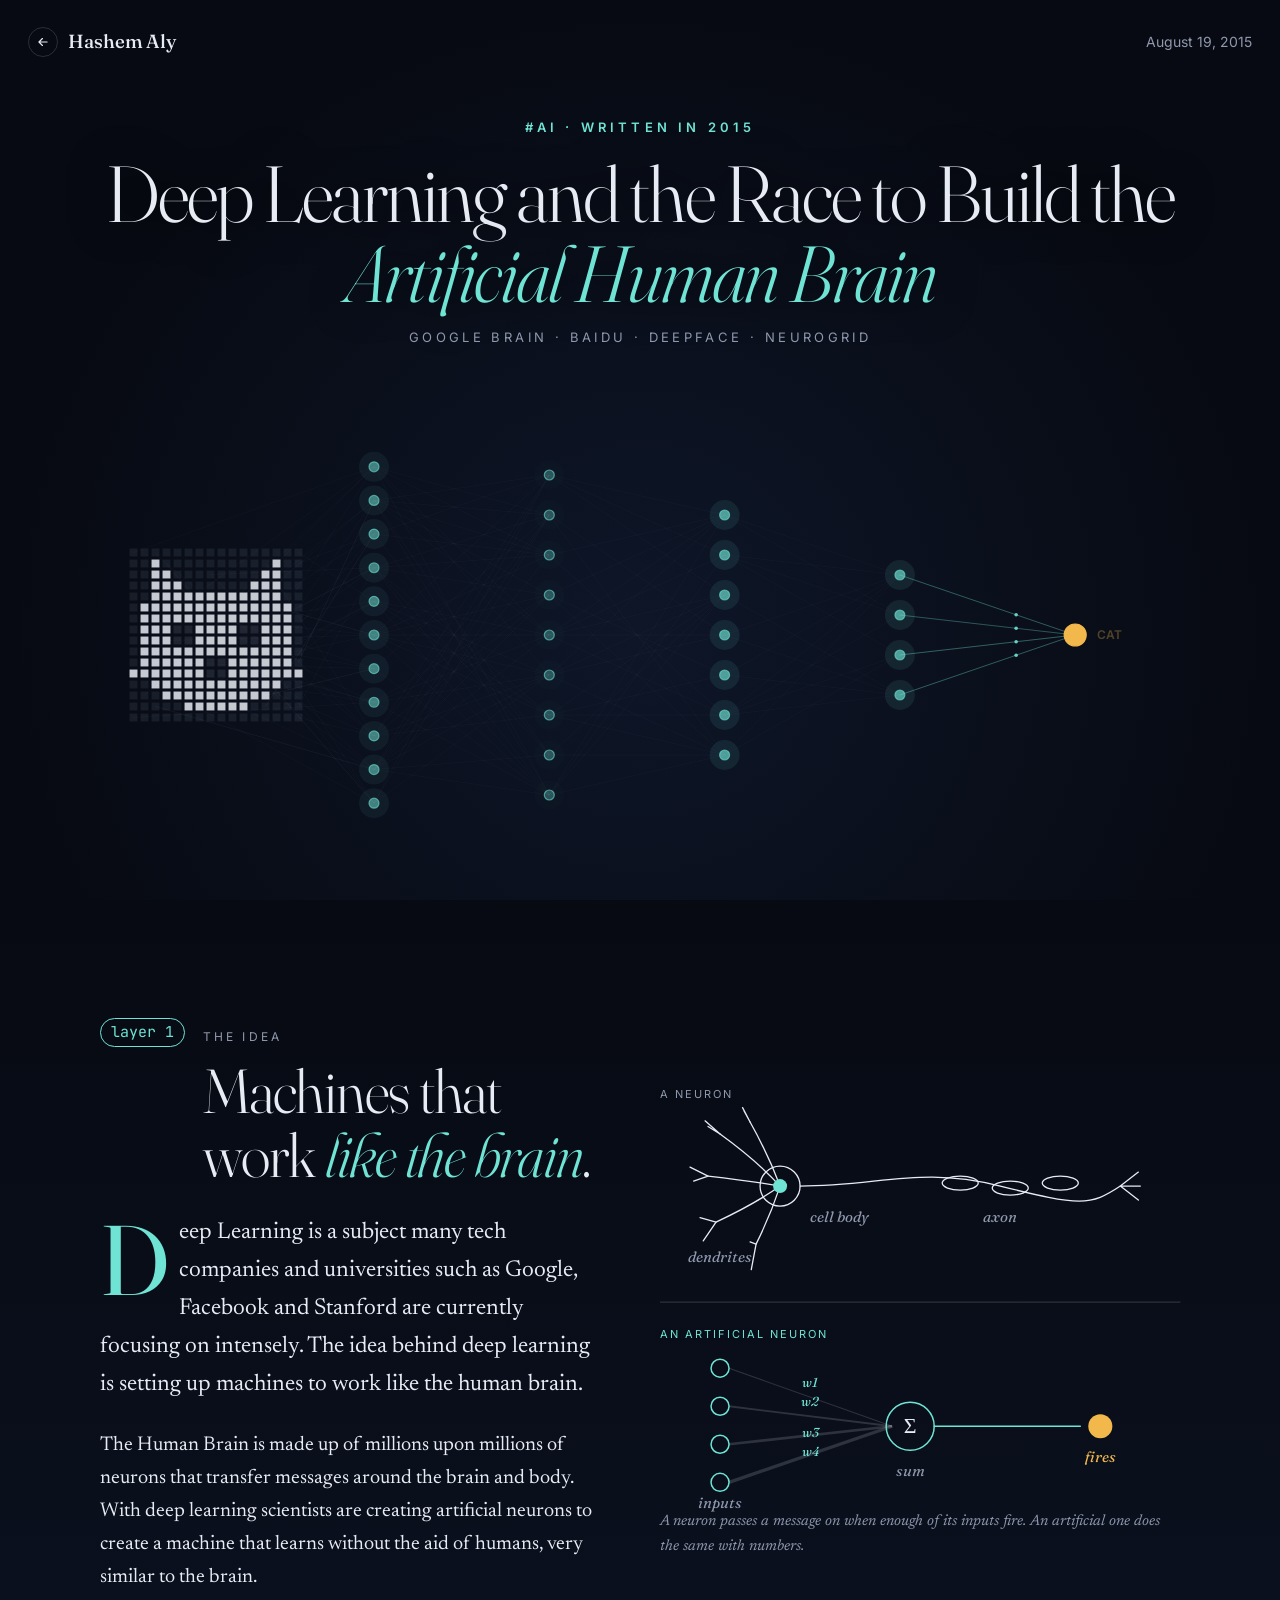
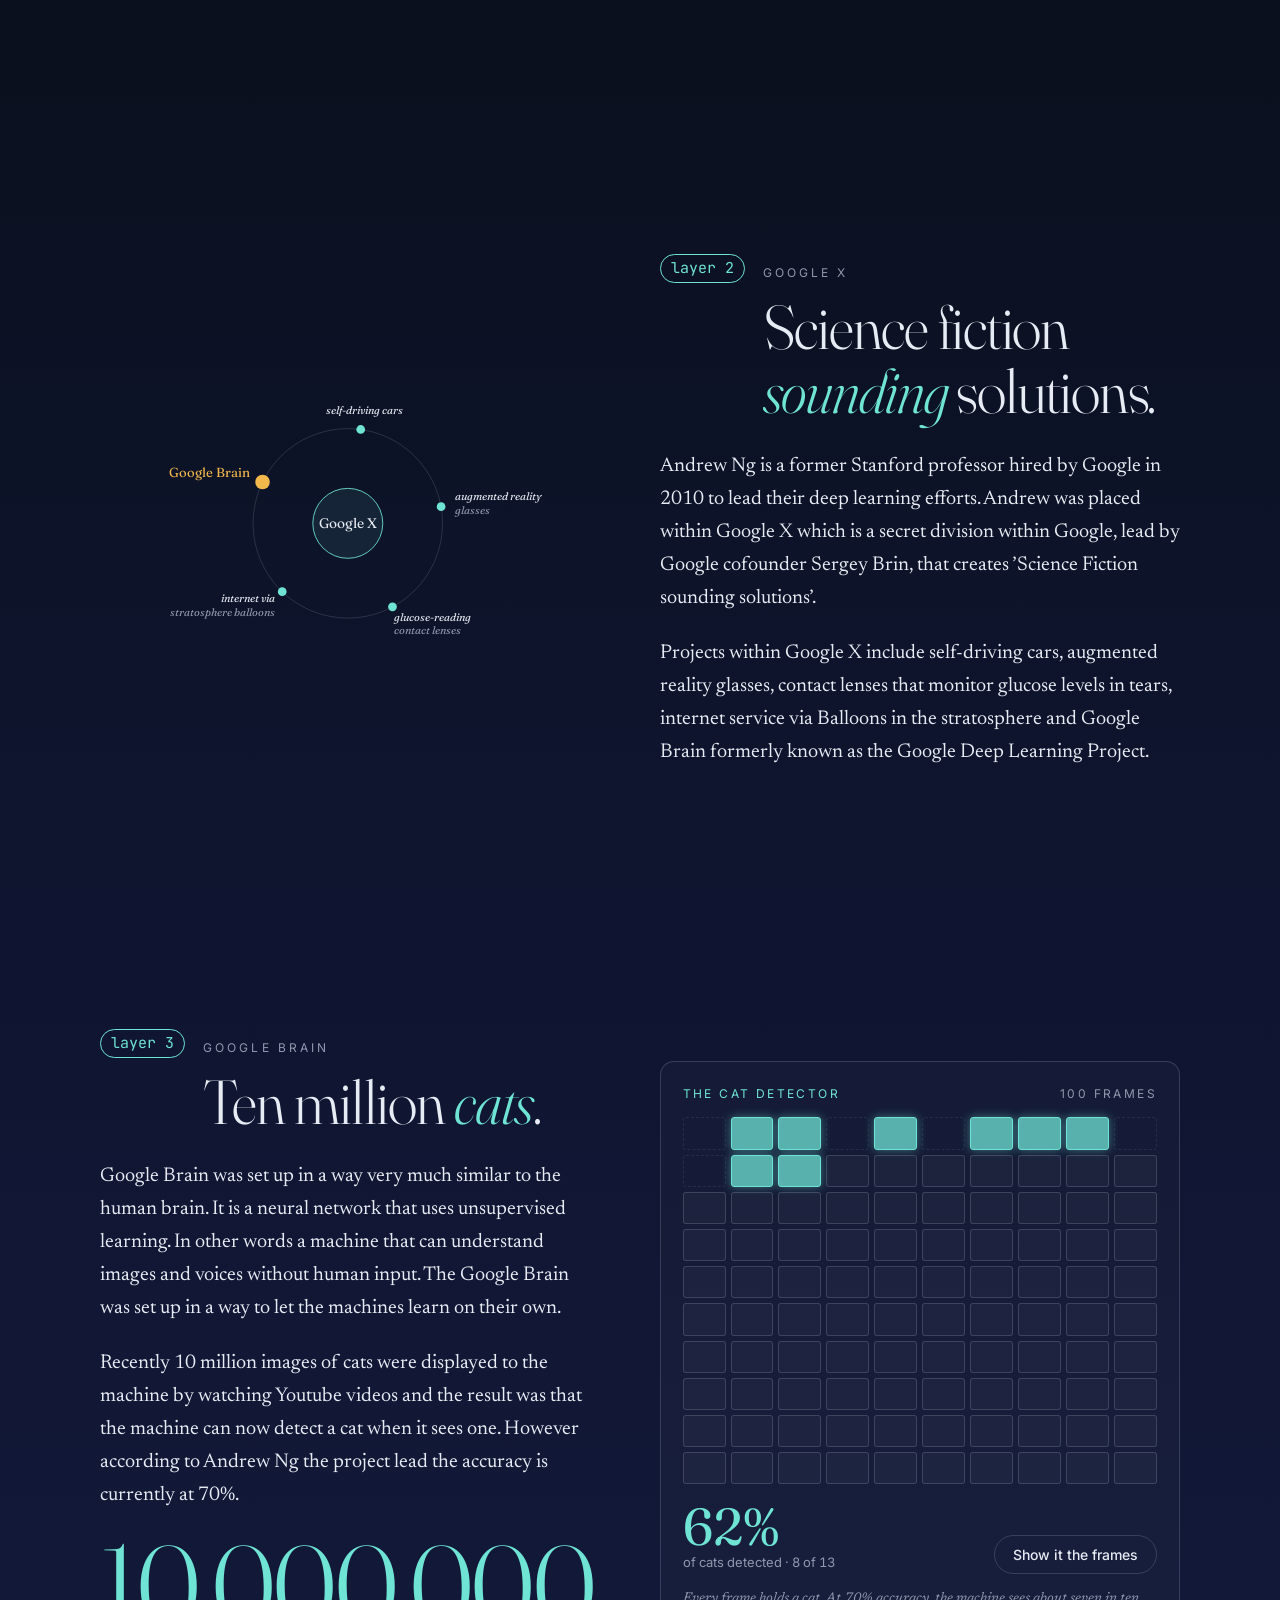
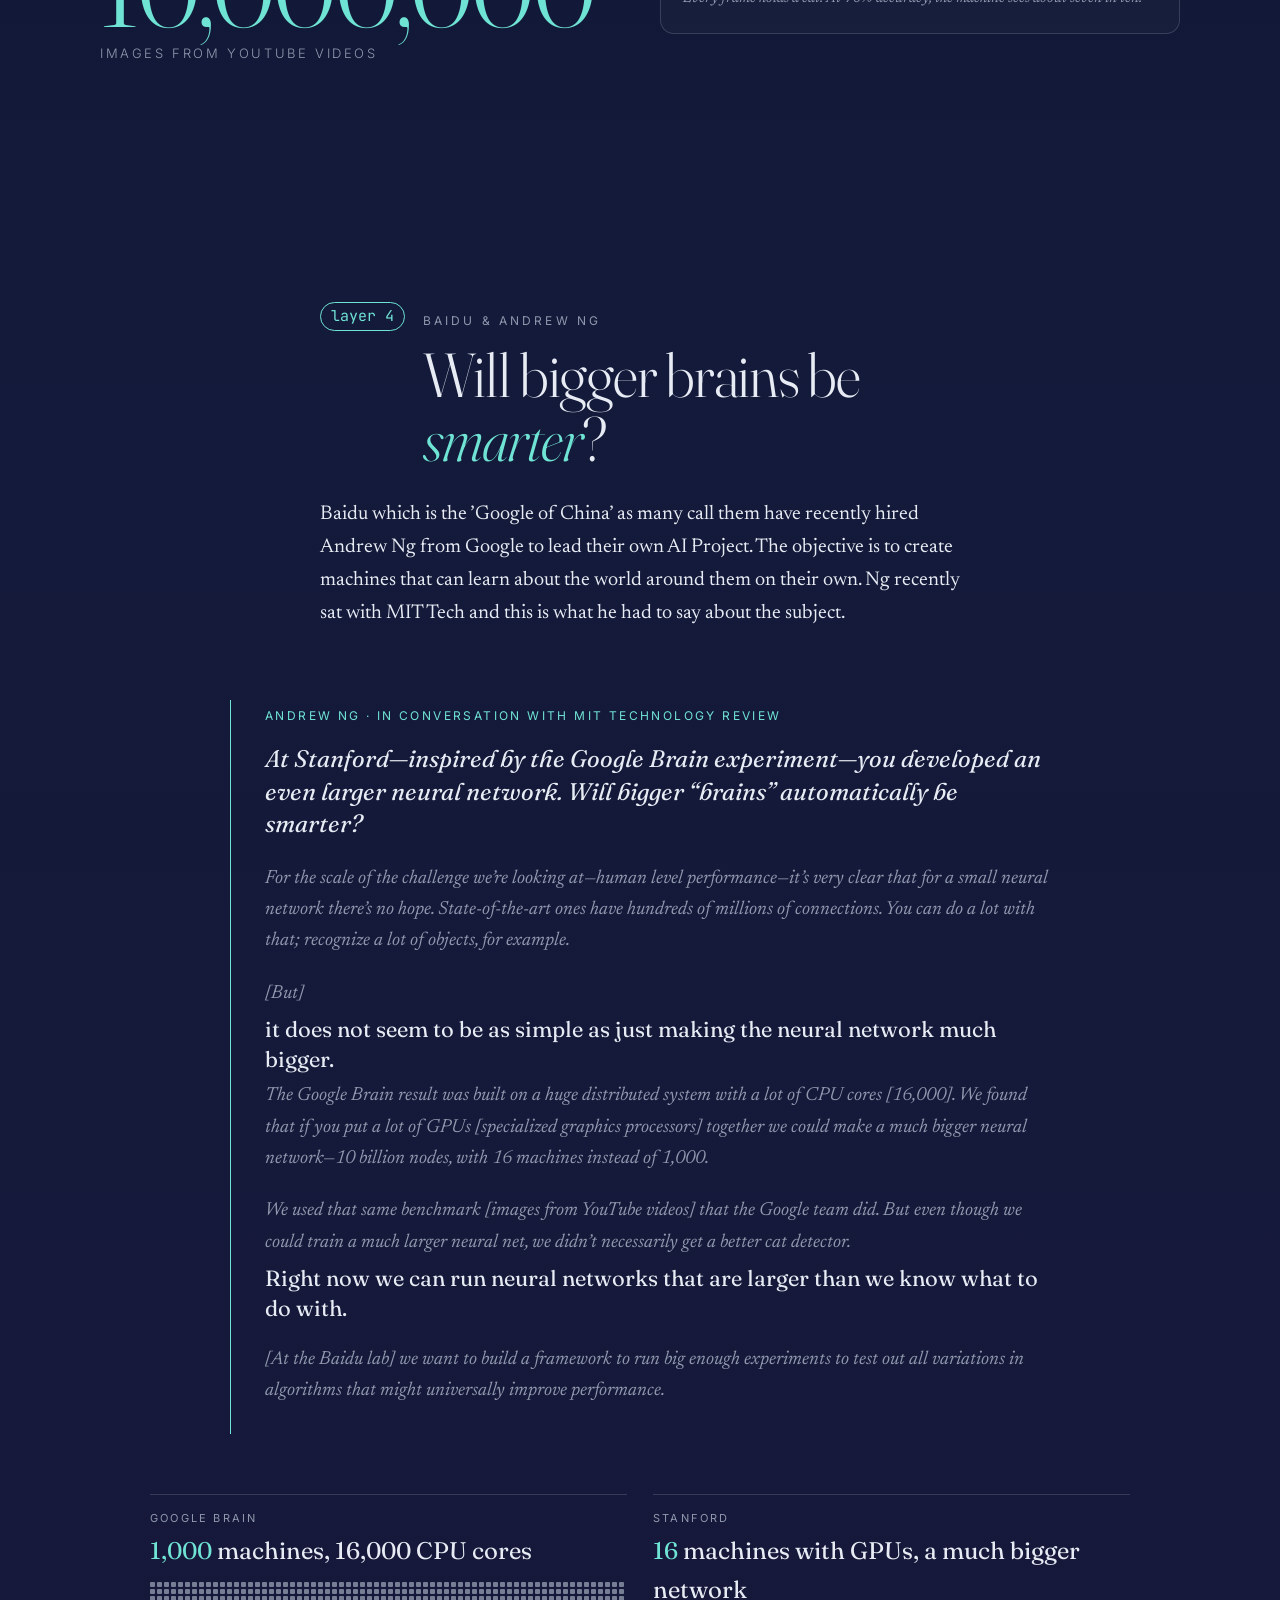
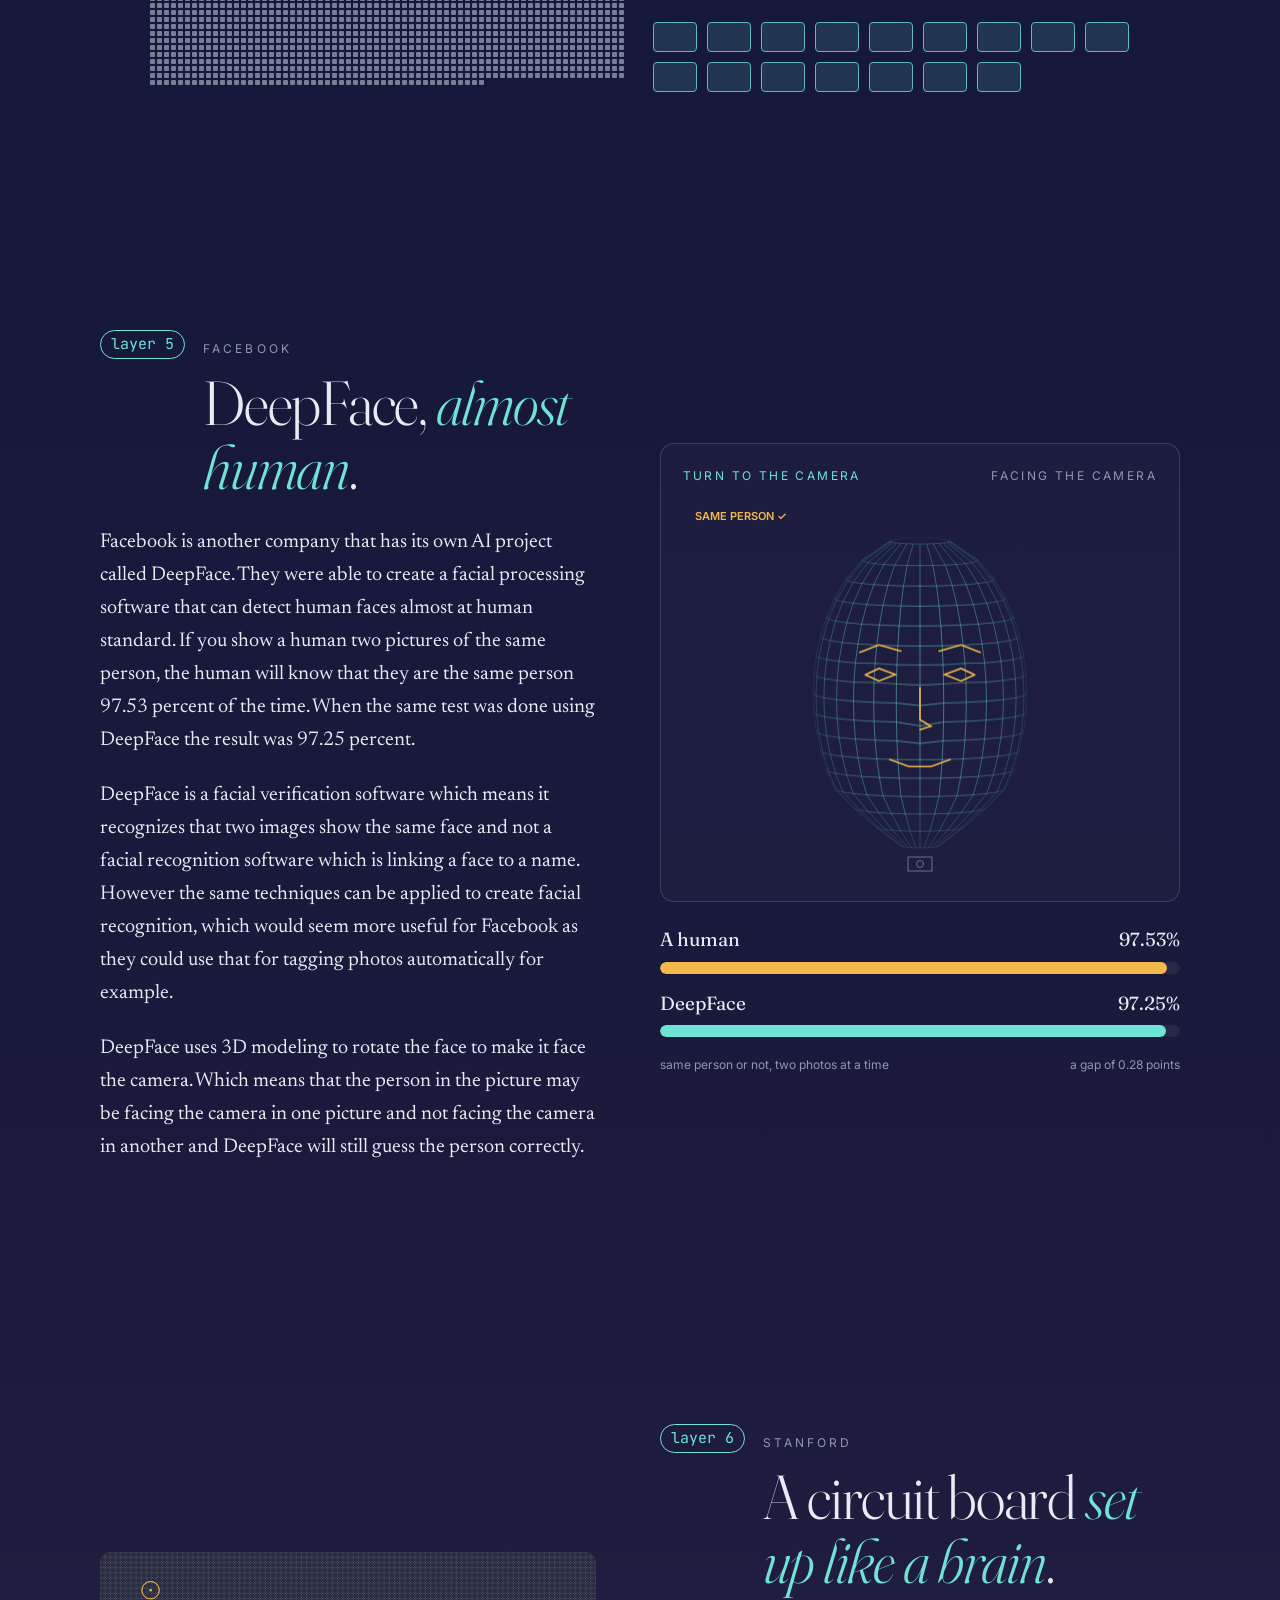
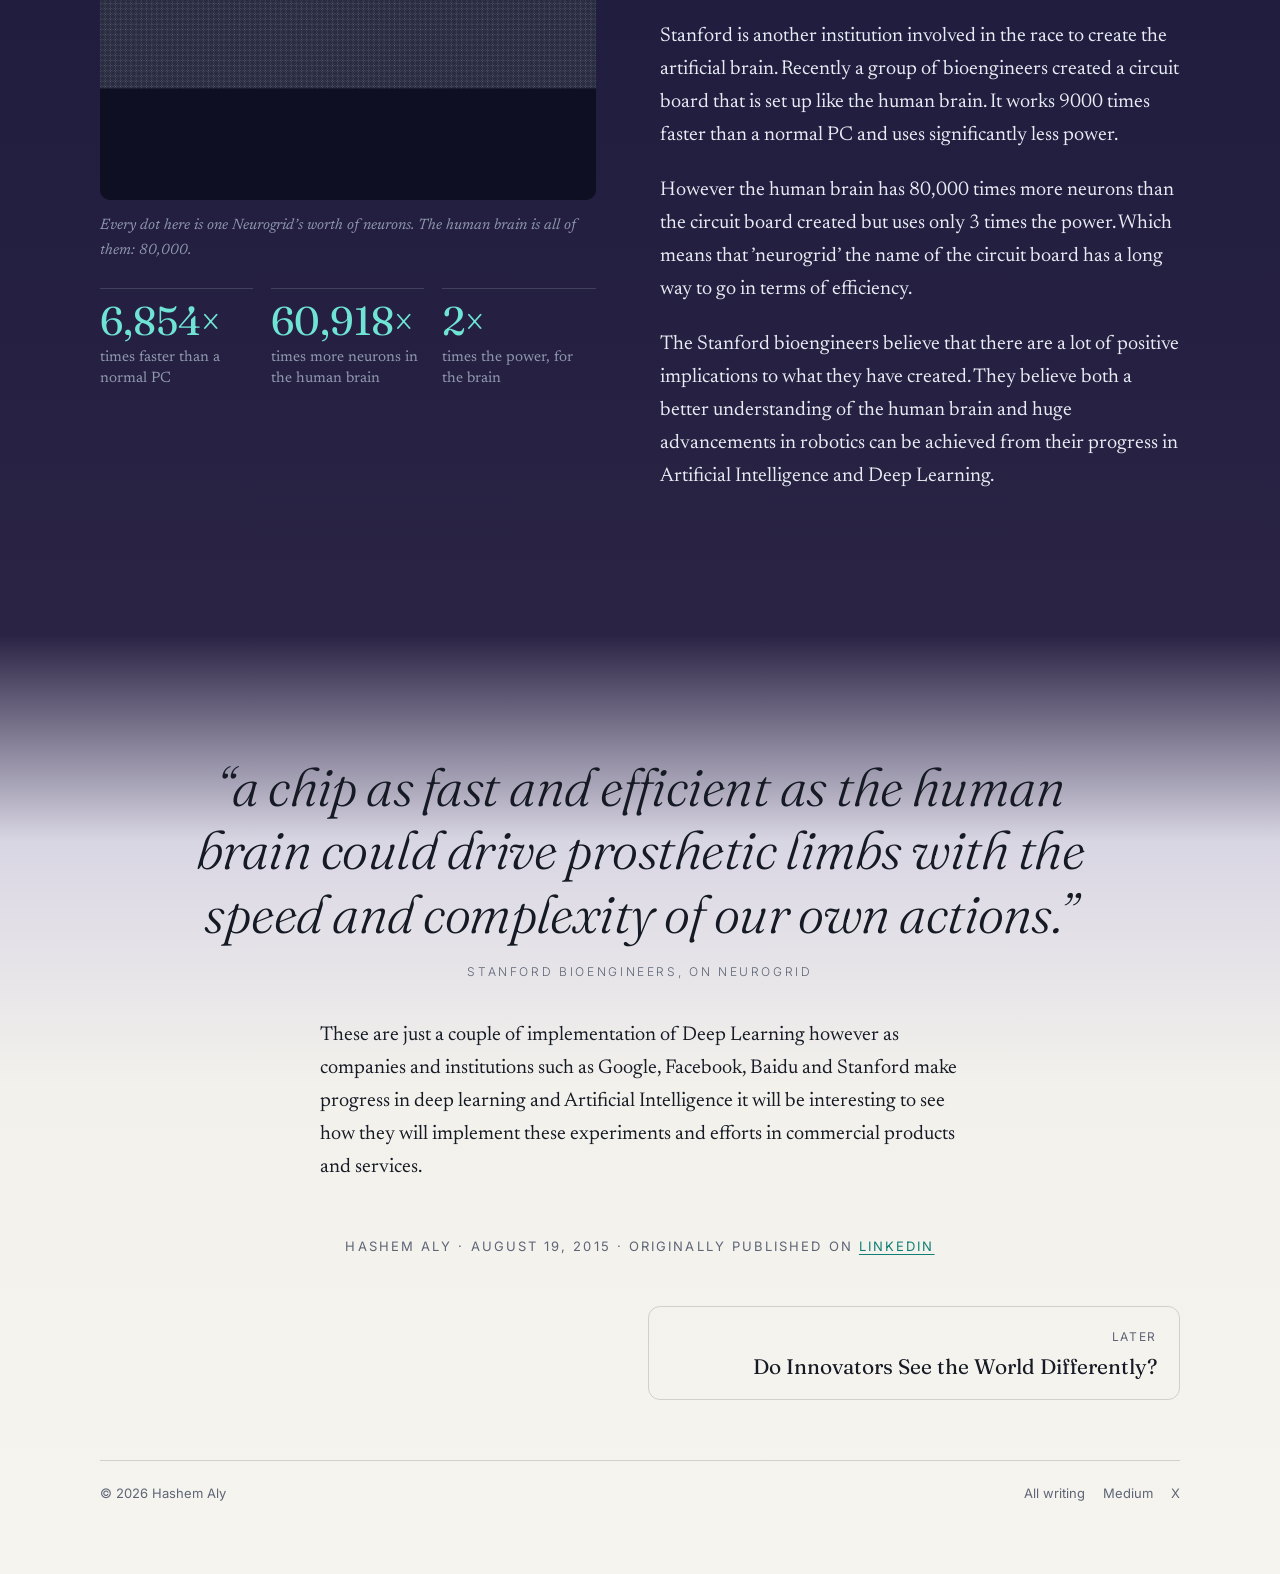
<file: thoughts/deep-learning-and-the-race-to-build-the-artificial-human-brain/index.html>
<!doctype html>
<html lang="en">
<head>
<meta charset="utf-8">
<meta name="viewport" content="width=device-width, initial-scale=1">
<title>Deep Learning and the Race to Build the Artificial Human Brain — Hashem Aly</title>
<meta name="description" content="The idea behind deep learning is setting up machines to work like the human brain. Google Brain, Baidu, Facebook’s DeepFace and Stanford’s Neurogrid, circa 2015.">
<meta property="og:title" content="Deep Learning and the Race to Build the Artificial Human Brain">
<meta property="og:description" content="The idea behind deep learning is setting up machines to work like the human brain. Google Brain, Baidu, Facebook’s DeepFace and Stanford’s Neurogrid, circa 2015.">
<meta property="og:type" content="article">
<link rel="canonical" href="https://shoommii.github.io/thoughts/deep-learning-and-the-race-to-build-the-artificial-human-brain/">
<link rel="preconnect" href="https://fonts.googleapis.com">
<link rel="preconnect" href="https://fonts.gstatic.com" crossorigin>
<link href="https://fonts.googleapis.com/css2?family=Fraunces:ital,opsz,wght@0,9..144,300..700;1,9..144,300..600&family=Newsreader:ital,opsz,wght@0,6..72,400..600;1,6..72,400..500&family=Inter:wght@400;500;600&family=JetBrains+Mono:wght@400;500&display=swap" rel="stylesheet">
<link rel="icon" href="data:image/svg+xml,%3Csvg xmlns='http://www.w3.org/2000/svg' viewBox='0 0 32 32'%3E%3Ccircle cx='16' cy='16' r='14' fill='%23070a12'/%3E%3Cg stroke='%236fe3d4' stroke-width='1.2'%3E%3Cpath d='M9 10 L16 16 L23 12 M9 22 L16 16 L23 20'/%3E%3C/g%3E%3Cg fill='%236fe3d4'%3E%3Ccircle cx='9' cy='10' r='2'/%3E%3Ccircle cx='9' cy='22' r='2'/%3E%3Ccircle cx='23' cy='12' r='2'/%3E%3Ccircle cx='23' cy='20' r='2'/%3E%3C/g%3E%3Ccircle cx='16' cy='16' r='3' fill='%23f2b84b'/%3E%3C/svg%3E">
<style>
  :root {
    --night-fg: #e7ebf3;
    --night-muted: #8f98ad;
    --night-acc: #6fe3d4;
    --night-spark: #f2b84b;
    --night-line: rgba(231, 235, 243, .16);
    --day-fg: #151a24;
    --day-muted: #5d6576;
    --day-acc: #0f7f74;
    --day-spark: #b7791f;
    --day-line: rgba(21, 26, 36, .16);
  }
  * { box-sizing: border-box; }
  html { -webkit-text-size-adjust: 100%; scroll-behavior: smooth; }
  body {
    margin: 0; background: #070a12; color: var(--night-fg);
    font-family: "Newsreader", Georgia, serif; font-size: 20px; line-height: 1.65;
    -webkit-font-smoothing: antialiased; overflow-x: hidden;
  }
  a { color: inherit; }
  .tone-night { --fg: var(--night-fg); --muted: var(--night-muted); --acc: var(--night-acc); --spark: var(--night-spark); --line: var(--night-line); color: var(--fg); }
  .tone-day { --fg: var(--day-fg); --muted: var(--day-muted); --acc: var(--day-acc); --spark: var(--day-spark); --line: var(--day-line); color: var(--fg); }

  section { position: relative; padding: 120px 24px; }
  .inner { max-width: 1080px; margin: 0 auto; position: relative; z-index: 1; }
  .text { max-width: 640px; }
  .grid { display: grid; grid-template-columns: minmax(0, 1fr) minmax(0, 1.05fr); gap: 64px; align-items: center; }
  .grid.flip > :first-child { order: 2; }

  .bar {
    position: absolute; top: 0; left: 0; right: 0; z-index: 5;
    display: flex; justify-content: space-between; align-items: center;
    padding: 26px 28px; font-family: "Inter", system-ui, sans-serif; font-size: 14px; color: var(--night-muted);
  }
  .bar a { text-decoration: none; display: inline-flex; align-items: center; gap: 10px; color: var(--night-fg); font-family: "Fraunces", Georgia, serif; font-size: 19px; font-weight: 500; letter-spacing: -.005em; font-variation-settings: "opsz" 36; }
  .bar .arrow { display: grid; place-items: center; width: 30px; height: 30px; border-radius: 50%; border: 1px solid var(--night-line); transition: all .25s; }
  .bar a:hover .arrow { background: var(--night-acc); border-color: var(--night-acc); color: #070a12; transform: translateX(-3px); }

  .margin {
    position: fixed; left: 20px; top: 50%; transform: translateY(-50%); z-index: 6;
    display: flex; flex-direction: column; gap: 16px; opacity: 0; transition: opacity .6s;
  }
  .margin.show { opacity: 1; }
  .margin a { display: block; width: 9px; height: 9px; border-radius: 50%; border: 1.5px solid var(--mcolor, #8f98ad); opacity: .55; transition: all .3s; }
  .margin a.on { opacity: 1; background: var(--macc, #6fe3d4); border-color: var(--macc, #6fe3d4); box-shadow: 0 0 12px var(--macc, #6fe3d4); transform: scale(1.3); }

  /* ---------- hero ---------- */
  .hero { height: 100vh; min-height: 660px; padding: 0; background: radial-gradient(ellipse at 50% 70%, #0e1628, #070a12 70%); overflow: hidden; }
  #net { position: absolute; inset: 0; width: 100%; height: 100%; display: block; }
  .hero .title { position: absolute; left: 0; right: 0; top: 13vh; text-align: center; z-index: 2; pointer-events: none; padding: 0 16px; }
  .kick { font-family: "Inter", system-ui, sans-serif; font-size: 13px; letter-spacing: .32em; text-transform: uppercase; font-weight: 600; color: var(--night-acc); opacity: 0; animation: rise 1.6s ease-out .3s forwards; }
  .hero h1 {
    font-family: "Fraunces", Georgia, serif; font-weight: 300;
    font-size: clamp(40px, 6.2vw, 88px); line-height: 1; letter-spacing: -.025em; margin: 16px auto 14px; max-width: 1100px;
    font-variation-settings: "opsz" 144; opacity: 0; animation: rise 1.8s ease-out .6s forwards;
    text-shadow: 0 0 40px #070a12;
  }
  .hero h1 em { color: var(--night-acc); }
  .hero .sub { font-family: "Inter", system-ui, sans-serif; font-size: 13px; letter-spacing: .26em; text-transform: uppercase; color: var(--night-muted); opacity: 0; animation: rise 1.6s ease-out 1.1s forwards; }
  .hero .cap { position: absolute; left: 0; right: 0; bottom: 24px; text-align: center; z-index: 2; padding: 0 20px; font-style: italic; font-size: 15px; color: var(--night-muted); opacity: 0; transition: opacity 1.2s; }
  .hero .cap.show { opacity: 1; }
  @keyframes rise { from { opacity: 0; transform: translateY(16px); } to { opacity: 1; transform: none; } }

  .head { display: flex; align-items: baseline; gap: 18px; margin-bottom: 26px; }
  .num { font-family: "JetBrains Mono", ui-monospace, monospace; font-size: 15px; line-height: 1; color: var(--acc); border: 1px solid var(--acc); border-radius: 999px; padding: 6px 10px; white-space: nowrap; transform: translateY(-4px); }
  .label { font-family: "Inter", system-ui, sans-serif; font-size: 12px; letter-spacing: .26em; text-transform: uppercase; color: var(--muted); }
  h2 { font-family: "Fraunces", Georgia, serif; font-weight: 300; font-size: clamp(36px, 5vw, 62px); line-height: 1.04; letter-spacing: -.02em; margin: 6px 0 0; font-variation-settings: "opsz" 144; }
  h2 em { color: var(--acc); }
  p { margin: 0 0 1.1em; }
  .lead { font-size: 23px; }
  .muted { color: var(--muted); }
  .dropcap::first-letter { float: left; font-family: "Fraunces", serif; font-size: 4.3em; line-height: .8; padding: .06em .1em 0 0; color: var(--acc); }

  svg.dg { width: 100%; height: auto; display: block; overflow: visible; }
  .dg text { font-family: "Fraunces", Georgia, serif; font-style: italic; font-size: 15px; fill: var(--muted); }
  .dg text.fg { fill: var(--fg); }
  .dg text.ac { fill: var(--acc); }
  .dg text.sp { fill: var(--spark); }
  .dg text.sc { font-family: "Inter", sans-serif; font-style: normal; font-size: 11px; letter-spacing: .18em; text-transform: uppercase; }
  .dg .ln { fill: none; stroke: var(--line); stroke-width: 1.2; }
  .dg .al { fill: none; stroke: var(--acc); stroke-width: 1.5; stroke-linecap: round; stroke-linejoin: round; }
  .dg .fg-s { fill: none; stroke: var(--fg); stroke-width: 1.3; stroke-linecap: round; stroke-linejoin: round; }
  .dg .fa { fill: var(--acc); }
  .dg .fs { fill: var(--spark); }
  .draw { stroke-dasharray: var(--len, 2000); stroke-dashoffset: var(--len, 2000); transition: stroke-dashoffset 2s cubic-bezier(.6, .1, .2, 1); }
  .in .draw { stroke-dashoffset: 0; }
  .pop { opacity: 0; transition: opacity .9s ease; }
  .in .pop { opacity: 1; }
  figure { margin: 0; }
  figcaption { font-style: italic; font-size: 15px; color: var(--muted); margin-top: 14px; }

  .pulse { offset-rotate: 0deg; animation: pulse 2.4s linear infinite; animation-play-state: paused; opacity: 0; }
  .in .pulse { animation-play-state: running; }
  @keyframes pulse { 0% { offset-distance: 0%; opacity: 0; } 10% { opacity: 1; } 90% { opacity: 1; } 100% { offset-distance: 100%; opacity: 0; } }
  .glow { transform-box: fill-box; transform-origin: center; animation: glow 2.4s ease-in-out infinite; }
  @keyframes glow { 0%, 70%, 100% { opacity: .25; transform: scale(1); } 85% { opacity: .9; transform: scale(1.35); } }

  /* orbit */
  .orbit-lbl { transition: opacity .6s; }

  /* ---------- widgets ---------- */
  .widget { border: 1px solid var(--line); border-radius: 14px; padding: 22px; background: rgba(255, 255, 255, .025); }
  .tone-day .widget { background: rgba(255, 255, 255, .6); }
  .widget .k { font-family: "Inter", sans-serif; font-size: 12px; letter-spacing: .2em; text-transform: uppercase; color: var(--acc); margin-bottom: 14px; display: flex; justify-content: space-between; gap: 12px; flex-wrap: wrap; }
  .frames { display: grid; grid-template-columns: repeat(10, 1fr); gap: 5px; }
  .frames i { aspect-ratio: 4 / 3; border-radius: 3px; border: 1px solid var(--line); background: rgba(255, 255, 255, .03); position: relative; transition: background .3s, border-color .3s, box-shadow .3s; }
  .frames i.scan { border-color: var(--fg); }
  .frames i.hit { background: rgba(111, 227, 212, .75); border-color: var(--acc); box-shadow: 0 0 10px rgba(111, 227, 212, .45); }
  .frames i.miss { background: transparent; border-style: dashed; opacity: .55; }
  .readout { display: flex; justify-content: space-between; align-items: flex-end; gap: 16px; margin-top: 16px; flex-wrap: wrap; }
  .readout .v { font-family: "Fraunces", serif; font-size: 52px; line-height: 1; color: var(--acc); font-variant-numeric: tabular-nums; }
  .readout .d { font-family: "Inter", sans-serif; font-size: 13px; color: var(--muted); font-variant-numeric: tabular-nums; }
  .btn {
    appearance: none; border: 1px solid var(--line); background: transparent; color: var(--fg); font: 500 14px "Inter", sans-serif;
    padding: 10px 18px; border-radius: 999px; cursor: pointer; transition: border-color .25s, color .25s;
  }
  .btn:hover { border-color: var(--acc); color: var(--acc); }
  .btn:focus-visible, .seg button:focus-visible { outline: 2px solid var(--acc); outline-offset: 2px; }
  .seg { display: inline-flex; border: 1px solid var(--line); border-radius: 999px; padding: 3px; gap: 2px; flex-wrap: wrap; }
  .seg button { appearance: none; border: 0; background: transparent; color: var(--muted); font: 500 13px "Inter", sans-serif; padding: 7px 14px; border-radius: 999px; cursor: pointer; transition: background .25s, color .25s; }
  .seg button[aria-pressed="true"] { background: var(--acc); color: #070a12; }
  .note { font-size: 14px; color: var(--muted); font-style: italic; margin: 14px 0 0; }
  .big-stat { font-family: "Fraunces", serif; font-weight: 300; font-size: clamp(64px, 9vw, 120px); line-height: .9; color: var(--acc); letter-spacing: -.03em; margin: 8px 0 4px; font-variant-numeric: lining-nums; }
  .big-stat small { font-family: "Inter", sans-serif; font-size: 13px; letter-spacing: .2em; text-transform: uppercase; color: var(--muted); display: block; margin-top: 10px; }

  /* ---------- interview ---------- */
  .interview { max-width: 820px; margin: 70px auto 0; border-left: 1px solid var(--acc); padding: 6px 0 6px 34px; }
  .interview .src { font-family: "Inter", sans-serif; font-size: 12px; letter-spacing: .2em; text-transform: uppercase; color: var(--acc); margin-bottom: 18px; }
  .interview .q { font-family: "Fraunces", serif; font-weight: 400; font-style: italic; font-size: 24px; line-height: 1.35; margin: 0 0 22px; }
  .interview .a p { font-style: italic; color: var(--muted); font-size: 19px; }
  .interview .a p .hl { color: var(--fg); font-style: normal; font-family: "Fraunces", serif; font-size: 22px; line-height: 1.35; display: block; margin: 6px 0; }
  .scale { display: grid; grid-template-columns: 1fr 1fr; gap: 26px; margin: 60px auto 0; max-width: 980px; }
  .scale .col { border-top: 1px solid var(--line); padding-top: 14px; }
  .scale .col .k { font-family: "Inter", sans-serif; font-size: 11px; letter-spacing: .2em; text-transform: uppercase; color: var(--muted); }
  .scale .col h3 { font-family: "Fraunces", serif; font-weight: 400; font-size: 24px; margin: 4px 0 12px; }
  .scale .col h3 span { color: var(--acc); }
  .dots { display: flex; flex-wrap: wrap; gap: 2px; }
  .dots i { width: 5px; height: 5px; border-radius: 1px; background: var(--muted); opacity: 0; transition: opacity .3s; }
  .dots.gpu { gap: 10px; }
  .dots.gpu i { width: 44px; height: 30px; border-radius: 4px; background: rgba(111, 227, 212, .18); border: 1px solid var(--acc); }
  .in .dots i { opacity: .8; }

  /* ---------- deepface ---------- */
  .faces { display: grid; grid-template-columns: 1fr; gap: 22px; }
  #head { width: 100%; height: auto; aspect-ratio: 5 / 4; display: block; }
  .versus { display: grid; gap: 14px; }
  .vs-row .nm { display: flex; justify-content: space-between; font-family: "Fraunces", serif; font-size: 19px; }
  .vs-row .nm b { font-weight: 400; font-variant-numeric: tabular-nums; }
  .vs-bar { height: 12px; border-radius: 6px; background: rgba(255, 255, 255, .06); margin-top: 6px; overflow: hidden; }
  .vs-bar i { display: block; height: 100%; width: 0; border-radius: 6px; transition: width 2s cubic-bezier(.3, .9, .3, 1); }
  .vs-row.h .vs-bar i { background: var(--spark); }
  .vs-row.m .vs-bar i { background: var(--acc); }
  .zoomed { font-family: "Inter", sans-serif; font-size: 12px; color: var(--muted); display: flex; justify-content: space-between; margin-top: 4px; }

  /* ---------- neurogrid ---------- */
  #brain { width: 100%; height: auto; display: block; border-radius: 10px; }
  .stats { display: grid; grid-template-columns: repeat(3, 1fr); gap: 18px; margin-top: 24px; }
  .stats > div { border-top: 1px solid var(--line); padding-top: 12px; }
  .stats .v { font-family: "Fraunces", serif; font-size: 40px; line-height: 1; color: var(--acc); font-variant-numeric: tabular-nums; }
  .stats .t { font-size: 15px; line-height: 1.4; color: var(--muted); margin-top: 6px; }

  /* ---------- coda ---------- */
  .coda { text-align: center; padding-top: 120px; padding-bottom: 60px; }
  .coda blockquote { margin: 0 auto 40px; max-width: 900px; font-family: "Fraunces", Georgia, serif; font-weight: 300; font-style: italic; font-size: clamp(30px, 4.2vw, 54px); line-height: 1.18; letter-spacing: -.01em; }
  .coda blockquote .w { display: inline-block; opacity: 0; transform: translateY(12px); filter: blur(5px); transition: opacity .9s, transform .9s, filter .9s; }
  .coda.in blockquote .w { opacity: 1; transform: none; filter: none; }
  .coda blockquote cite { display: block; font-family: "Inter", sans-serif; font-style: normal; font-size: 12px; letter-spacing: .22em; text-transform: uppercase; color: var(--muted); margin-top: 20px; }
  .coda .text { margin: 0 auto; text-align: left; }
  .sig { font-family: "Inter", sans-serif; font-size: 13px; letter-spacing: .16em; text-transform: uppercase; color: var(--muted); margin-top: 52px; }
  .sig a { color: var(--acc); text-underline-offset: 3px; }
  .next { display: grid; grid-template-columns: 1fr 1fr; gap: 16px; margin: 48px 0 0; text-align: left; }
  .next a { display: block; text-decoration: none; border: 1px solid var(--line); border-radius: 12px; padding: 20px 22px; transition: border-color .25s, transform .25s; }
  .next a:hover { border-color: var(--acc); transform: translateY(-2px); }
  .next .k { font-family: "Inter", sans-serif; font-size: 12px; letter-spacing: .14em; text-transform: uppercase; color: var(--muted); }
  .next .t { font-family: "Fraunces", Georgia, serif; font-size: 21px; line-height: 1.25; margin-top: 6px; }
  .next .r { text-align: right; grid-column: 2; }
  footer { display: flex; flex-wrap: wrap; justify-content: space-between; gap: 12px; max-width: 1080px; margin: 60px auto 0; padding: 22px 0 10px; border-top: 1px solid var(--line); font-family: "Inter", sans-serif; font-size: 13px; color: var(--muted); }
  footer nav { display: flex; gap: 18px; }
  footer a { text-decoration: none; }
  footer a:hover { color: var(--fg); }

  .rv { opacity: 0; transform: translateY(18px); transition: opacity 1s ease, transform 1s ease; }
  .rv.in { opacity: 1; transform: none; }

  @media (max-width: 900px) {
    .grid, .grid.flip { grid-template-columns: 1fr; gap: 36px; }
    .grid.flip > :first-child { order: 0; }
    .margin { display: none; }
    .scale { grid-template-columns: 1fr; }
  }
  @media (max-width: 640px) {
    body { font-size: 18px; }
    section { padding: 84px 16px; }
    .bar { padding: 20px 16px; }
    .lead { font-size: 20px; }
    .dg text { font-size: 19px; }
    .dg text.sc { font-size: 13px; }
    .widget { padding: 18px 16px; }
    .frames { gap: 3px; }
    .interview { padding-left: 18px; }
    .interview .q { font-size: 20px; }
    .interview .a p { font-size: 17px; }
    .interview .a p .hl { font-size: 19px; }
    .stats { grid-template-columns: 1fr; }
    .next { grid-template-columns: 1fr; }
    .next .r { text-align: left; grid-column: auto; }
  }
  @media (prefers-reduced-motion: reduce) {
    *, *::before, *::after { animation-duration: .01ms !important; animation-iteration-count: 1 !important; transition-duration: .01ms !important; }
    .pulse { display: none; }
  }
</style>
</head>
<body>

<nav class="margin" id="margin" aria-label="Sections">
  <a href="#brain-like" title="Machines like the brain"></a>
  <a href="#googlex" title="Google X"></a>
  <a href="#cats" title="Google Brain"></a>
  <a href="#baidu" title="Baidu and Andrew Ng"></a>
  <a href="#deepface" title="DeepFace"></a>
  <a href="#neurogrid" title="Neurogrid"></a>
</nav>

<!-- ============================== HERO ============================== -->
<section class="hero tone-night" aria-label="Deep Learning and the Race to Build the Artificial Human Brain">
  <div class="bar">
    <a href="../../"><span class="arrow"><svg width="14" height="14" viewBox="0 0 24 24" fill="none" stroke="currentColor" stroke-width="2" stroke-linecap="round" stroke-linejoin="round"><path d="M19 12H5M11 18l-6-6 6-6"/></svg></span>Hashem Aly</a>
    <span><time datetime="2015-08-19">August 19, 2015</time></span>
  </div>
  <canvas id="net" aria-hidden="true"></canvas>
  <div class="title">
    <div class="kick">#ai · Written in 2015</div>
    <h1>Deep Learning and the Race to Build the <em>Artificial Human Brain</em></h1>
    <div class="sub">Google Brain · Baidu · DeepFace · Neurogrid</div>
  </div>
  <p class="cap" id="cap">A picture goes in as pixels, and a network of artificial neurons decides what it sees.</p>
</section>

<main id="doc">

<!-- ============================== BRAIN-LIKE ============================== -->
<section id="brain-like" class="tone-night" style="background: linear-gradient(#070a12, #0b1120)">
  <div class="inner grid">
    <div class="text">
      <div class="head rv"><span class="num">layer 1</span><div><span class="label">The idea</span><h2>Machines that work <em>like the brain</em>.</h2></div></div>
      <p class="dropcap lead rv">Deep Learning is a subject many tech companies and universities such as Google, Facebook and Stanford are currently focusing on intensely. The idea behind deep learning is setting up machines to work like the human brain.</p>
      <p class="rv">The Human Brain is made up of millions upon millions of neurons that transfer messages around the brain and body. With deep learning scientists are creating artificial neurons to create a machine that learns without the aid of humans, very similar to the brain.</p>
    </div>
    <figure class="rv" data-fig>
      <svg class="dg" viewBox="0 0 520 420" role="img" aria-label="Above, a biological neuron with dendrites, a cell body and an axon. Below, an artificial neuron: inputs, weighted connections, a node that sums them, and an output">
        <g id="bio"></g>
        <g id="art"></g>
      </svg>
      <figcaption>A neuron passes a message on when enough of its inputs fire. An artificial one does the same with numbers.</figcaption>
    </figure>
  </div>
</section>

<!-- ============================== GOOGLE X ============================== -->
<section id="googlex" class="tone-night" style="background: linear-gradient(#0b1120, #0f1530)">
  <div class="inner grid flip">
    <div class="text">
      <div class="head rv"><span class="num">layer 2</span><div><span class="label">Google X</span><h2>Science fiction <em>sounding</em> solutions.</h2></div></div>
      <p class="rv">Andrew Ng is a former Stanford professor hired by Google in 2010 to lead their deep learning efforts. Andrew was placed within Google X which is a secret division within Google, lead by Google cofounder Sergey Brin, that creates ’Science Fiction sounding solutions’.</p>
      <p class="rv">Projects within Google X include self-driving cars, augmented reality glasses, contact lenses that monitor glucose levels in tears, internet service via Balloons in the stratosphere and Google Brain formerly known as the Google Deep Learning Project.</p>
    </div>
    <figure class="rv" data-fig>
      <svg class="dg" viewBox="-340 -220 680 440" role="img" aria-label="Google X at the centre with five projects orbiting it: self-driving cars, augmented reality glasses, glucose-monitoring contact lenses, internet balloons, and Google Brain">
        <g id="orbit"></g>
      </svg>
    </figure>
  </div>
</section>

<!-- ============================== CATS ============================== -->
<section id="cats" class="tone-night" style="background: linear-gradient(#0f1530, #131a3a)">
  <div class="inner grid">
    <div class="text">
      <div class="head rv"><span class="num">layer 3</span><div><span class="label">Google Brain</span><h2>Ten million <em>cats</em>.</h2></div></div>
      <p class="rv">Google Brain was set up in a way very much similar to the human brain. It is a neural network that uses unsupervised learning. In other words a machine that can understand images and voices without human input. The Google Brain was set up in a way to let the machines learn on their own.</p>
      <p class="rv">Recently 10 million images of cats were displayed to the machine by watching Youtube videos and the result was that the machine can now detect a cat when it sees one. However according to Andrew Ng the project lead the accuracy is currently at 70%.</p>
      <div class="big-stat rv">10,000,000<small>images from YouTube videos</small></div>
    </div>
    <div class="widget rv" id="detector">
      <div class="k"><span>The cat detector</span><span class="muted" id="det-n">100 frames</span></div>
      <div class="frames" id="frames" role="img" aria-label="One hundred video frames with a cat in each; the detector finds seventy of them"></div>
      <div class="readout">
        <div><div class="v" id="det-v">0%</div><div class="d" id="det-d">of cats detected</div></div>
        <button class="btn" type="button" id="det-run">Show it the frames</button>
      </div>
      <p class="note">Every frame holds a cat. At 70% accuracy, the machine sees about seven in ten.</p>
    </div>
  </div>
</section>

<!-- ============================== BAIDU ============================== -->
<section id="baidu" class="tone-night" style="background: linear-gradient(#131a3a, #16183a)">
  <div class="inner">
    <div class="text" style="margin:0 auto">
      <div class="head rv"><span class="num">layer 4</span><div><span class="label">Baidu &amp; Andrew Ng</span><h2>Will bigger brains be <em>smarter</em>?</h2></div></div>
      <p class="rv">Baidu which is the ’Google of China’ as many call them have recently hired Andrew Ng from Google to lead their own AI Project. The objective is to create machines that can learn about the world around them on their own. Ng recently sat with MIT Tech and this is what he had to say about the subject.</p>
    </div>
    <div class="interview rv">
      <div class="src">Andrew Ng · in conversation with MIT Technology Review</div>
      <p class="q">At Stanford—inspired by the Google Brain experiment—you developed an even larger neural network. Will bigger “brains” automatically be smarter?</p>
      <div class="a">
        <p>For the scale of the challenge we’re looking at—human level performance—it’s very clear that for a small neural network there’s no hope. State-of-the-art ones have hundreds of millions of connections. You can do a lot with that; recognize a lot of objects, for example.</p>
        <p>[But] <span class="hl">it does not seem to be as simple as just making the neural network much bigger.</span> The Google Brain result was built on a huge distributed system with a lot of CPU cores [16,000]. We found that if you put a lot of GPUs [specialized graphics processors] together we could make a much bigger neural network—10 billion nodes, with 16 machines instead of 1,000.</p>
        <p>We used that same benchmark [images from YouTube videos] that the Google team did. But even though we could train a much larger neural net, we didn’t necessarily get a better cat detector. <span class="hl">Right now we can run neural networks that are larger than we know what to do with.</span></p>
        <p>[At the Baidu lab] we want to build a framework to run big enough experiments to test out all variations in algorithms that might universally improve performance.</p>
      </div>
    </div>
    <div class="scale" data-fig>
      <div class="col"><div class="k">Google Brain</div><h3><span>1,000</span> machines, 16,000 CPU cores</h3><div class="dots" id="d-cpu" role="img" aria-label="One thousand small squares, one per machine"></div></div>
      <div class="col"><div class="k">Stanford</div><h3><span>16</span> machines with GPUs, a much bigger network</h3><div class="dots gpu" id="d-gpu" role="img" aria-label="Sixteen larger blocks, one per GPU machine"></div></div>
    </div>
  </div>
</section>

<!-- ============================== DEEPFACE ============================== -->
<section id="deepface" class="tone-night" style="background: linear-gradient(#16183a, #1b1a3d)">
  <div class="inner grid">
    <div class="text">
      <div class="head rv"><span class="num">layer 5</span><div><span class="label">Facebook</span><h2>DeepFace, <em>almost human</em>.</h2></div></div>
      <p class="rv">Facebook is another company that has its own AI project called DeepFace. They were able to create a facial processing software that can detect human faces almost at human standard. If you show a human two pictures of the same person, the human will know that they are the same person 97.53 percent of the time. When the same test was done using DeepFace the result was 97.25 percent.</p>
      <p class="rv">DeepFace is a facial verification software which means it recognizes that two images show the same face and not a facial recognition software which is linking a face to a name. However the same techniques can be applied to create facial recognition, which would seem more useful for Facebook as they could use that for tagging photos automatically for example.</p>
      <p class="rv">DeepFace uses 3D modeling to rotate the face to make it face the camera. Which means that the person in the picture may be facing the camera in one picture and not facing the camera in another and DeepFace will still guess the person correctly.</p>
    </div>
    <div class="faces rv" data-fig>
      <div class="widget">
        <div class="k"><span>Turn to the camera</span><span class="muted" id="pose">side view</span></div>
        <canvas id="head" aria-label="A 3D wireframe face turning from profile to face the camera" role="img"></canvas>
      </div>
      <div class="versus">
        <div class="vs-row h"><div class="nm"><span>A human</span><b>97.53%</b></div><div class="vs-bar"><i data-w="97.53"></i></div></div>
        <div class="vs-row m"><div class="nm"><span>DeepFace</span><b>97.25%</b></div><div class="vs-bar"><i data-w="97.25"></i></div></div>
        <div class="zoomed"><span>same person or not, two photos at a time</span><span>a gap of 0.28 points</span></div>
      </div>
    </div>
  </div>
</section>

<!-- ============================== NEUROGRID ============================== -->
<section id="neurogrid" class="tone-night" style="background: linear-gradient(#1b1a3d, #2a2344)">
  <div class="inner grid flip">
    <div class="text">
      <div class="head rv"><span class="num">layer 6</span><div><span class="label">Stanford</span><h2>A circuit board <em>set up like a brain</em>.</h2></div></div>
      <p class="rv">Stanford is another institution involved in the race to create the artificial brain. Recently a group of bioengineers created a circuit board that is set up like the human brain. It works 9000 times faster than a normal PC and uses significantly less power.</p>
      <p class="rv">However the human brain has 80,000 times more neurons than the circuit board created but uses only 3 times the power. Which means that ’neurogrid’ the name of the circuit board has a long way to go in terms of efficiency.</p>
      <p class="rv">The Stanford bioengineers believe that there are a lot of positive implications to what they have created. They believe both a better understanding of the human brain and huge advancements in robotics can be achieved from their progress in Artificial Intelligence and Deep Learning.</p>
    </div>
    <figure class="rv" data-fig>
      <canvas id="brain" role="img" aria-label="Eighty thousand tiny dots for the human brain's neurons, and a single bright dot for Neurogrid's"></canvas>
      <figcaption id="brain-cap">Every dot here is one Neurogrid’s worth of neurons. The human brain is all of them: 80,000.</figcaption>
      <div class="stats">
        <div><div class="v" data-count="9000">0</div><div class="t">times faster than a normal PC</div></div>
        <div><div class="v" data-count="80000">0</div><div class="t">times more neurons in the human brain</div></div>
        <div><div class="v" data-count="3">0</div><div class="t">times the power, for the brain</div></div>
      </div>
    </figure>
  </div>
</section>

<!-- ============================== CODA ============================== -->
<section class="coda tone-day" id="coda" style="background: linear-gradient(#2a2344, #d9d6e4 22%, #f3f1ec 48%, #f6f4ef)">
  <div class="inner">
    <blockquote id="cq">“a chip as fast and efficient as the human brain could drive prosthetic limbs with the speed and complexity of our own actions.”<cite>Stanford bioengineers, on Neurogrid</cite></blockquote>
    <div class="text rv">
      <p>These are just a couple of implementation of Deep Learning however as companies and institutions such as Google, Facebook, Baidu and Stanford make progress in deep learning and Artificial Intelligence it will be interesting to see how they will implement these experiments and efforts in commercial products and services.</p>
    </div>
    <div class="sig">Hashem Aly · August 19, 2015 · Originally published on <a href="https://www.linkedin.com/pulse/deep-learning-race-build-artificial-human-brain-hashem-aly/" target="_blank" rel="noopener">LinkedIn</a></div>
    <nav class="next" aria-label="More essays">
      <a class="r" href="../do-innovators-see-the-world-differently/"><div class="k">Later</div><div class="t">Do Innovators See the World Differently?</div></a>
    </nav>
    <footer>
      <span>© <span id="yr"></span> Hashem Aly</span>
      <nav>
        <a href="../../">All writing</a>
        <a href="https://medium.com/@shoomi" target="_blank" rel="noopener">Medium</a>
        <a href="https://x.com/shooommi" target="_blank" rel="noopener">X</a>
      </nav>
    </footer>
  </div>
</section>

</main>

<script>
(() => {
  const NS = "http://www.w3.org/2000/svg";
  const reduce = matchMedia("(prefers-reduced-motion: reduce)").matches;
  const el = (tag, attrs, parent) => {
    const n = document.createElementNS(NS, tag);
    for (const k in attrs) n.setAttribute(k, attrs[k]);
    if (parent) parent.appendChild(n);
    return n;
  };
  const txt = (parent, x, y, s, cls = "", anchor = "middle", style = "") => {
    const t = el("text", { x, y, "text-anchor": anchor, class: cls, style }, parent);
    t.textContent = s; return t;
  };
  const clamp = (v, a, b) => Math.min(b, Math.max(a, v));
  // small seeded random so every visit draws the same network
  let seed = 7; const rnd = () => (seed = (seed * 16807) % 2147483647) / 2147483647;

  /* =================== HERO: a network that sees a cat =================== */
  const CAT = [
    "................",
    "..#..........#..",
    "..##........##..",
    "..###......###..",
    "..############..",
    ".##############.",
    ".##############.",
    ".###oo####oo###.",
    ".###oo####oo###.",
    ".##############.",
    ".######oo######.",
    "#######oo#######",
    "..############..",
    "...##########...",
    ".....######.....",
    "................"
  ].join("").split("").map(c => c === "#" ? 1 : c === "o" ? .25 : 0);
  const cv = document.getElementById("net"), ctx = cv.getContext("2d"), cap = document.getElementById("cap");
  let W, H, dpr, layers, edges, t0, raf, visible = true, px = [];
  function layout() {
    dpr = Math.min(2, devicePixelRatio || 1);
    W = cv.clientWidth; H = cv.clientHeight;
    cv.width = W * dpr; cv.height = H * dpr; ctx.setTransform(dpr, 0, 0, dpr, 0, 0);
    seed = 7;
    const mob = W < 700;
    const top = mob ? H * .5 : H * .5, bot = H - (mob ? 90 : 80);
    const cy = (top + bot) / 2, span = bot - top;
    // the input picture
    const gs = Math.min(span / 16, mob ? 7 : 11), gx = mob ? 16 : W * .1, gy = cy - gs * 8;
    px = CAT.map((v, k) => ({ x: gx + (k % 16) * gs + gs / 2, y: gy + Math.floor(k / 16) * gs + gs / 2, v, s: gs }));
    const x0 = gx + gs * 16 + (mob ? 26 : 70), x1 = W - (mob ? 60 : W * .16);
    const sizes = mob ? [7, 6, 4] : [11, 9, 7, 4];
    layers = sizes.map((n, li) => Array.from({ length: n }, (_, i) => ({ x: x0 + (x1 - x0) * li / sizes.length, y: cy + (i - (n - 1) / 2) * Math.min(span / n, 40), a: 0 })));
    layers.push([{ x: x1, y: cy, a: 0, out: true }]);
    // input picture feeds the first layer from a few pixels each
    edges = [];
    layers[0].forEach(n => { for (let k = 0; k < 5; k++) { const p = px[Math.floor(rnd() * 256)]; edges.push({ a: p, b: n, l: -1, w: rnd() }); } });
    for (let li = 0; li < layers.length - 1; li++)
      layers[li].forEach(a => layers[li + 1].forEach(b => { if (rnd() < (li === layers.length - 2 ? 1 : .6)) edges.push({ a, b, l: li, w: rnd() }); }));
  }
  const PER = 4.2; // seconds per look
  function frame(now) {
    const t = (now - t0) / 1000, cyc = t % PER, look = Math.floor(t / PER);
    const intro = clamp((t - .6) / 1.4, 0, 1);
    ctx.clearRect(0, 0, W, H);
    const L = layers.length;
    // front of the wave: -1 (pixels) .. L-1 (output), over the first 2.6s of each look
    const front = -1 + (cyc / 2.6) * L;
    // edges
    for (const e of edges) {
      const on = front > e.l && front < e.l + 1.6;
      ctx.strokeStyle = on ? `rgba(111,227,212,${(.12 + .35 * e.w) * intro})` : `rgba(143,152,173,${.07 * intro})`;
      ctx.lineWidth = on ? 1 : .6;
      ctx.beginPath(); ctx.moveTo(e.a.x, e.a.y); ctx.lineTo(e.b.x, e.b.y); ctx.stroke();
      if (on && e.w > .45) {
        const k = clamp(front - e.l, 0, 1);
        ctx.fillStyle = `rgba(111,227,212,${.9 * intro})`;
        ctx.beginPath(); ctx.arc(e.a.x + (e.b.x - e.a.x) * k, e.a.y + (e.b.y - e.a.y) * k, 1.8, 0, 7); ctx.fill();
      }
    }
    // pixels of the picture
    const reveal = clamp((t - .3) / 1.6, 0, 1);
    for (const p of px) {
      const lit = p.v * reveal;
      ctx.fillStyle = lit > .5 ? `rgba(231,235,243,${.25 + .6 * lit})` : `rgba(143,152,173,${.12 + .2 * lit})`;
      ctx.fillRect(p.x - p.s * .36, p.y - p.s * .36, p.s * .72, p.s * .72);
    }
    // neurons
    layers.forEach((ly, li) => ly.forEach((n, i) => {
      const hit = front >= li && front < li + 1.4;
      n.a += ((hit ? 1 : 0) - n.a) * .12;
      const r = n.out ? 11 : 5;
      if (n.a > .05) { ctx.fillStyle = `rgba(111,227,212,${.18 * n.a})`; ctx.beginPath(); ctx.arc(n.x, n.y, r * 3, 0, 7); ctx.fill(); }
      ctx.fillStyle = n.out ? (cyc > 2.3 ? "#f2b84b" : "#0e1628") : `rgba(111,227,212,${(.25 + .75 * n.a) * intro})`;
      ctx.strokeStyle = n.out ? "#f2b84b" : "rgba(111,227,212,.6)";
      ctx.lineWidth = 1.2;
      ctx.globalAlpha = intro;
      ctx.beginPath(); ctx.arc(n.x, n.y, r, 0, 7); ctx.fill(); ctx.stroke();
      ctx.globalAlpha = 1;
    }));
    // the verdict
    const out = layers[L - 1][0];
    if (cyc > 2.3 && intro >= 1) {
      const k = clamp((cyc - 2.3) / .4, 0, 1) * clamp((PER - cyc) / .4, 0, 1);
      ctx.globalAlpha = k;
      ctx.fillStyle = "#f2b84b"; ctx.font = `600 ${W < 700 ? 11 : 12}px Inter, sans-serif`; ctx.textAlign = W < 700 ? "right" : "left"; ctx.textBaseline = "middle";
      ctx.fillText("CAT", W < 700 ? out.x + 11 : out.x + 22, W < 700 ? out.y - 26 : out.y);
      ctx.globalAlpha = 1;
      if (look >= 1) cap.classList.add("show");
    }
    if (visible && !reduce) raf = requestAnimationFrame(frame);
  }
  function start() { layout(); t0 = performance.now() - (reduce ? 9000 + 2.8 * 1000 : 0); cancelAnimationFrame(raf); raf = requestAnimationFrame(frame); if (reduce) cap.classList.add("show"); }
  (document.fonts && document.fonts.ready ? document.fonts.ready : Promise.resolve()).then(start);
  let rt; addEventListener("resize", () => { clearTimeout(rt); rt = setTimeout(() => { layout(); if (reduce) frame(performance.now()); }, 150); });
  new IntersectionObserver(([e]) => { visible = e.isIntersecting; cancelAnimationFrame(raf); if (visible && t0 && !reduce) raf = requestAnimationFrame(frame); }).observe(cv);

  /* =================== neuron: biological and artificial =================== */
  const bio = document.getElementById("bio"), art = document.getElementById("art");
  txt(bio, 0, 22, "a neuron", "sc", "start");
  // dendrites
  [[-60, -52], [-72, -10], [-64, 36], [-30, -64], [-24, 58]].forEach(([dx, dy], i) => {
    const d = `M${120 + dx} ${110 + dy} Q ${120 + dx * .4} ${110 + dy * .5}, 120 110`;
    el("path", { d, class: "fg-s draw", style: `transition-delay:${i * .1}s` }, bio);
    el("path", { d: `M${120 + dx} ${110 + dy} l${dx * .25} ${dy * .1 - 8} M${120 + dx} ${110 + dy} l${dx * .2} ${dy * .3 + 8}`, class: "fg-s draw", style: `transition-delay:${.4 + i * .1}s` }, bio);
  });
  el("circle", { cx: 120, cy: 110, r: 20, class: "fg-s draw" }, bio);
  el("circle", { cx: 120, cy: 110, r: 7, class: "fa pop", style: "transition-delay:.8s" }, bio);
  const axon = "M140 110 C 220 110, 260 90, 340 110 S 430 130, 460 110";
  el("path", { d: axon, class: "fg-s draw", style: "transition-delay:.6s" }, bio);
  [300, 350, 400].forEach((x, i) => el("ellipse", { cx: x, cy: 108 + (i === 1 ? 4 : -1), rx: 18, ry: 7, class: "fg-s pop", style: `transition-delay:${1 + i * .1}s` }, bio));
  el("path", { d: "M460 110 l18 -14 M460 110 l20 0 M460 110 l18 14", class: "fg-s draw", style: "transition-delay:1.4s" }, bio);
  txt(bio, 60, 186, "dendrites", "pop", "middle");
  txt(bio, 150, 146, "cell body", "pop", "start");
  txt(bio, 340, 146, "axon", "pop", "middle");
  const bp = el("circle", { r: 4, class: "fs pulse" }, bio); bp.style.offsetPath = `path("${axon}")`;
  el("path", { d: "M0 226 H520", class: "ln" }, art);
  txt(art, 0, 262, "an artificial neuron", "sc ac", "start");
  const ins = [292, 330, 368, 406];
  ins.forEach((y, i) => {
    el("circle", { cx: 60, cy: y, r: 9, class: "al pop", style: `transition-delay:${1.2 + i * .1}s` }, art);
    const d = `M69 ${y} L 232 350`;
    el("path", { d, class: "ln draw", style: `stroke-width:${1 + i * .8};transition-delay:${1.3 + i * .1}s` }, art);
    txt(art, 150, (y + 350) / 2 - 6 + (i < 2 ? -4 : 8), "w" + (i + 1), "ac pop", "middle", `font-size:13px;transition-delay:${1.6 + i * .1}s`);
    const p = el("circle", { r: 3, class: "fa pulse" }, art); p.style.offsetPath = `path("${d}")`; p.style.animationDelay = i * .2 + "s";
  });
  el("circle", { cx: 250, cy: 350, r: 24, class: "al draw", style: "transition-delay:1.6s" }, art);
  txt(art, 250, 357, "Σ", "fg pop", "middle", "font-style:normal;font-size:22px;transition-delay:1.8s");
  el("path", { d: "M274 350 H 420", class: "al draw", style: "transition-delay:2s" }, art);
  el("circle", { cx: 440, cy: 350, r: 12, class: "fs glow pop", style: "transition-delay:2.2s" }, art);
  txt(art, 60, 432, "inputs", "pop", "middle", "transition-delay:1.4s");
  txt(art, 250, 400, "sum", "pop", "middle", "transition-delay:1.8s");
  txt(art, 440, 386, "fires", "sp pop", "middle", "transition-delay:2.2s");
  const op = el("circle", { r: 3.5, class: "fs pulse" }, art); op.style.offsetPath = `path("M274 350 H 428")`; op.style.animationDelay = ".9s";

  /* =================== Google X orbit =================== */
  const orb = document.getElementById("orbit");
  el("circle", { r: 130, class: "ln draw" }, orb);
  el("circle", { r: 48, fill: "rgba(111,227,212,.08)", stroke: "#6fe3d4", "stroke-width": 1.2 }, orb);
  txt(orb, 0, 6, "Google X", "fg", "middle", "font-size:19px;font-style:normal");
  const projects = [["self-driving cars"], ["augmented reality", "glasses"], ["glucose-reading", "contact lenses"], ["internet via", "stratosphere balloons"], ["Google Brain", "", true]];
  const moons = projects.map(([a, b, main], i) => {
    const g = el("g", { class: "pop", style: `transition-delay:${.6 + i * .2}s` }, orb);
    const dot = el("circle", { r: main ? 10 : 6, class: main ? "fs" : "fa" }, g);
    const t1 = txt(g, 0, 0, a, main ? "sp" : "fg", "middle", main ? "font-size:18px;font-style:normal" : "");
    const t2 = txt(g, 0, 0, b, "", "middle");
    return { dot, t1, t2, a0: -Math.PI / 2 + i * 2 * Math.PI / projects.length, main };
  });
  let ot0 = performance.now();
  function orbitFrame(now) {
    const a = reduce ? 0 : (now - ot0) / 1000 * .08;
    moons.forEach(m => {
      const ang = m.a0 + a, x = Math.cos(ang) * 130, y = Math.sin(ang) * 130;
      m.dot.setAttribute("cx", x.toFixed(1)); m.dot.setAttribute("cy", y.toFixed(1));
      const lx = Math.cos(ang) * 164, ly = Math.sin(ang) * 156 + 5;
      const anchor = Math.abs(Math.cos(ang)) < .3 ? "middle" : Math.cos(ang) > 0 ? "start" : "end";
      [m.t1, m.t2].forEach((t, k) => { t.setAttribute("x", (lx + (anchor === "start" ? -14 : anchor === "end" ? 14 : 0)).toFixed(1)); t.setAttribute("y", (ly + k * 18 - (m.t2.textContent ? 9 : 0)).toFixed(1)); t.setAttribute("text-anchor", anchor); });
    });
    if (!reduce && orbOn) requestAnimationFrame(orbitFrame);
  }
  let orbOn = false;
  orbitFrame(performance.now());
  new IntersectionObserver(([e]) => { const was = orbOn; orbOn = e.isIntersecting; if (orbOn && !was) requestAnimationFrame(orbitFrame); }).observe(orb);

  /* =================== cat detector =================== */
  const fr = document.getElementById("frames"), dv = document.getElementById("det-v"), dd = document.getElementById("det-d"), run = document.getElementById("det-run");
  const cells = Array.from({ length: 100 }, () => fr.appendChild(document.createElement("i")));
  seed = 42;
  const order = cells.map((_, i) => [rnd(), i]).sort((a, b) => a[0] - b[0]).map(x => x[1]);
  const misses = new Set(order.slice(0, 30));
  let dt;
  function detect() {
    clearTimeout(dt); cells.forEach(c => c.className = ""); dv.textContent = "0%";
    let i = 0, hits = 0;
    const step = () => {
      if (i > 0) cells[i - 1].classList.remove("scan");
      if (i >= 100) { dd.textContent = "of cats detected · 70 of 100"; run.textContent = "Show it again"; return; }
      const c = cells[i]; c.classList.add("scan", misses.has(i) ? "miss" : "hit");
      if (!misses.has(i)) hits++;
      dv.textContent = Math.round(hits / (i + 1) * 100) + "%"; dd.textContent = `of cats detected · ${hits} of ${i + 1}`;
      i++; dt = setTimeout(step, reduce ? 0 : 28);
    };
    step();
  }
  run.addEventListener("click", detect);

  /* =================== scale: 1,000 vs 16 =================== */
  const dc = document.getElementById("d-cpu"), dg = document.getElementById("d-gpu");
  for (let i = 0; i < 1000; i++) { const d = document.createElement("i"); d.style.transitionDelay = (reduce ? 0 : i * 1.2) + "ms"; dc.appendChild(d); }
  for (let i = 0; i < 16; i++) { const d = document.createElement("i"); d.style.transitionDelay = (reduce ? 0 : 200 + i * 60) + "ms"; dg.appendChild(d); }

  /* =================== DeepFace: a head that turns to the camera =================== */
  const hc = document.getElementById("head"), hx = hc.getContext("2d"), poseEl = document.getElementById("pose");
  const PTS = [];
  // a head as rings of points on an ellipsoid, with a nose, brow and chin pushed forward
  for (let a = 0; a <= 16; a++) {
    const v = -1 + a / 8;
    for (let b = 0; b < 28; b++) {
      const u = b / 28 * Math.PI * 2, r = Math.sqrt(Math.max(0, 1 - v * v * .92));
      let x = Math.cos(u) * r * .78, z = Math.sin(u) * r * .9, y = v * 1.12;
      const front = Math.max(0, Math.sin(u));
      const cx = Math.cos(u);
      if (Math.abs(cx) < .22 && y > -.2 && y < .4) z += front * (.34 - Math.abs(y - .15) * .9) * (1 - Math.abs(cx) / .22);
      if (y < -.28 && y > -.5) z += front * .05;
      if (y > .72) { x *= 1 - (y - .72) * .9; z *= 1 - (y - .72) * .6; }
      if (Math.abs(Math.abs(cx) - .36) < .12 && y > -.3 && y < -.12) z -= front * .07;
      PTS.push([x, y, z, a, b]);
    }
  }
  let HW, HH, ht0 = performance.now(), headOn = false;
  function headLayout() { const d = Math.min(2, devicePixelRatio || 1); HW = hc.clientWidth; HH = hc.clientHeight; hc.width = HW * d; hc.height = HH * d; hx.setTransform(d, 0, 0, d, 0, 0); }
  function headFrame(now) {
    const t = (now - ht0) / 1000;
    const k = reduce ? 1 : (1 - Math.cos(clamp(((t % 6) - .6) / 2.4, 0, 1) * Math.PI)) / 2 * (t % 6 < 4.2 ? 1 : 1 - clamp((t % 6 - 4.2) / 1.6, 0, 1));
    const yaw = (1 - k) * 1.25 + .0, pitch = -.08;
    poseEl.textContent = k > .95 ? "facing the camera" : k < .05 ? "side view" : "turning…";
    hx.clearRect(0, 0, HW, HH);
    const s = Math.min(HW, HH) * .36, cx = HW / 2, cy = HH / 2 + 4;
    const P = PTS.map(([x, y, z, a, b]) => {
      const X = x * Math.cos(yaw) + z * Math.sin(yaw), Z = -x * Math.sin(yaw) + z * Math.cos(yaw);
      const Y = y * Math.cos(pitch) - Z * Math.sin(pitch), Z2 = y * Math.sin(pitch) + Z * Math.cos(pitch);
      return [cx + X * s, cy + Y * s, Z2, a, b];
    });
    // rings and meridians
    for (let i = 0; i < P.length; i++) {
      const p = P[i];
      const right = p[4] < 27 ? P[i + 1] : P[i - 27];
      const down = P[i + 28];
      [right, down].forEach(q => {
        if (!q) return;
        const z = (p[2] + q[2]) / 2;
        if (z < -.15) return;
        hx.strokeStyle = `rgba(111,227,212,${clamp(.12 + z * .55, .06, .75)})`; hx.lineWidth = .8;
        hx.beginPath(); hx.moveTo(p[0], p[1]); hx.lineTo(q[0], q[1]); hx.stroke();
      });
    }
    // eyes, brows, nose and mouth, so the mesh reads as a face
    const surf = (x, y) => { const r2 = 1 - (y / 1.12) * (y / 1.12) * .92 - (x / .78) * (x / .78); return .9 * Math.sqrt(Math.max(0, r2)); };
    const proj = (x, y, z) => { const X = x * Math.cos(yaw) + z * Math.sin(yaw), Z = -x * Math.sin(yaw) + z * Math.cos(yaw); const Y = y * Math.cos(pitch) - Z * Math.sin(pitch), Z2 = y * Math.sin(pitch) + Z * Math.cos(pitch); return [cx + X * s, cy + Y * s, Z2]; };
    const feat = pts => { const q = pts.map(([x, y, dz]) => proj(x, y, surf(x, y) + (dz || .02))); if (q.some(p => p[2] < -.05)) return; hx.beginPath(); q.forEach((p, i) => i ? hx.lineTo(p[0], p[1]) : hx.moveTo(p[0], p[1])); hx.stroke(); };
    hx.strokeStyle = "#f2b84b"; hx.lineWidth = 1.6; hx.lineCap = "round";
    [-1, 1].forEach(sd => {
      feat([[sd * .4, -.2], [sd * .3, -.25], [sd * .18, -.21], [sd * .3, -.16], [sd * .4, -.2]]);
      feat([[sd * .44, -.36], [sd * .3, -.42], [sd * .14, -.38]]);
    });
    feat([[0, -.12, .06], [0, .1, .26], [.08, .16, .12], [0, .19, .06]]);
    feat([[-.22, .42], [-.08, .47], [.08, .47], [.22, .42]]);
    // the camera
    hx.strokeStyle = "rgba(231,235,243,.4)"; hx.lineWidth = 1;
    hx.strokeRect(cx - 12, HH - 22, 24, 14); hx.beginPath(); hx.arc(cx, HH - 15, 3.5, 0, 7); hx.stroke();
    if (k > .95) { hx.fillStyle = "#f2b84b"; hx.font = "600 11px Inter, sans-serif"; hx.textAlign = "left"; hx.fillText("SAME PERSON ✓", 12, 20); }
    if (headOn && !reduce) requestAnimationFrame(headFrame);
  }
  headLayout(); headFrame(performance.now());
  addEventListener("resize", () => { headLayout(); headFrame(performance.now()); });
  new IntersectionObserver(([e]) => { const was = headOn; headOn = e.isIntersecting; if (headOn && !was && !reduce) requestAnimationFrame(headFrame); }).observe(hc);

  /* =================== Neurogrid: 80,000 dots =================== */
  const bc = document.getElementById("brain"), bx = bc.getContext("2d");
  let brainDrawn = 0, braf;
  const BW = 400, BH = 200; // 80,000 cells
  function brainLayout() {
    const d = Math.min(2, devicePixelRatio || 1), w = bc.clientWidth || 500, h = Math.round(w * BH / BW);
    bc.style.height = h + "px"; bc.width = w * d; bc.height = h * d; bx.setTransform(d * w / BW, 0, 0, d * h / BH, 0, 0);
  }
  function brainPaint(from, to) {
    if (from === 0) { bx.fillStyle = "#0e0f22"; bx.fillRect(0, 0, BW, BH); }
    for (let r = from; r < Math.min(BH, to); r++) for (let c = 0; c < BW; c++) {
      bx.fillStyle = (r + c) % 2 ? "rgba(143,152,173,.32)" : "rgba(143,152,173,.6)";
      bx.fillRect(c + .1, r + .1, .8, .8);
    }
    // Neurogrid: one cell
    bx.fillStyle = "#f2b84b"; bx.fillRect(40, 30, 1.6, 1.6);
    bx.strokeStyle = "#f2b84b"; bx.lineWidth = .6; bx.beginPath(); bx.arc(40.8, 30.8, 7, 0, 7); bx.stroke();
  }
  function brainAnim() {
    brainPaint(brainDrawn, brainDrawn + 5); brainDrawn += 5;
    if (brainDrawn < BH) braf = requestAnimationFrame(brainAnim);
  }
  brainLayout(); brainPaint(0, 0);
  addEventListener("resize", () => { brainLayout(); brainPaint(0, brainDrawn); });

  /* =================== count-ups =================== */
  const countUp = n => {
    const to = +n.dataset.count, s = performance.now(), d = reduce ? 1 : 1800;
    const f = now => { const k = clamp((now - s) / d, 0, 1), e = 1 - Math.pow(1 - k, 3); n.textContent = Math.round(to * e).toLocaleString("en-US") + "×"; if (k < 1) requestAnimationFrame(f); };
    requestAnimationFrame(f);
  };

  /* =================== coda words =================== */
  const cq = document.getElementById("cq"); let wi = 0;
  [...cq.childNodes].forEach(ch => {
    if (ch.nodeType !== 3) return;
    const frag = document.createDocumentFragment();
    ch.textContent.split(/(\s+)/).forEach(w => {
      if (!w.trim()) { frag.appendChild(document.createTextNode(w)); return; }
      const s = document.createElement("span"); s.className = "w"; s.textContent = w; s.style.transitionDelay = (wi++ * .06) + "s"; frag.appendChild(s);
    });
    ch.replaceWith(frag);
  });

  /* =================== reveal =================== */
  document.querySelectorAll(".draw").forEach(p => { if (p.getTotalLength) p.style.setProperty("--len", Math.ceil(p.getTotalLength()) + 2); });
  const targets = document.querySelectorAll(".rv, [data-fig], .coda");
  const show = e => {
    e.classList.add("in");
    if (e.id === "detector") setTimeout(detect, reduce ? 0 : 500);
    if (e.contains(bc)) { if (reduce) { brainDrawn = BH; brainPaint(0, BH); } else braf = requestAnimationFrame(brainAnim); e.querySelectorAll("[data-count]").forEach(countUp); }
    e.querySelectorAll(".vs-bar i").forEach(i => i.style.width = i.dataset.w + "%");
  };
  if ("IntersectionObserver" in window && !reduce) {
    const io = new IntersectionObserver(es => es.forEach(e => { if (e.isIntersecting) { show(e.target); io.unobserve(e.target); } }), { threshold: .25, rootMargin: "0px 0px -8% 0px" });
    targets.forEach(t => io.observe(t));
  } else targets.forEach(show);

  /* =================== margin nav =================== */
  const margin = document.getElementById("margin"), links = [...margin.querySelectorAll("a")];
  const secs = links.map(a => document.querySelector(a.getAttribute("href")));
  const onScroll = () => {
    const y = innerHeight * .45;
    margin.classList.toggle("show", scrollY > innerHeight * .6 && document.getElementById("coda").getBoundingClientRect().top > y);
    let cur = -1; secs.forEach((s, i) => { if (s.getBoundingClientRect().top < y) cur = i; });
    links.forEach((a, i) => a.classList.toggle("on", i === cur));
  };
  addEventListener("scroll", onScroll, { passive: true }); onScroll();
  document.getElementById("yr").textContent = new Date().getFullYear();
})();
</script>
</body>
</html>
</file>
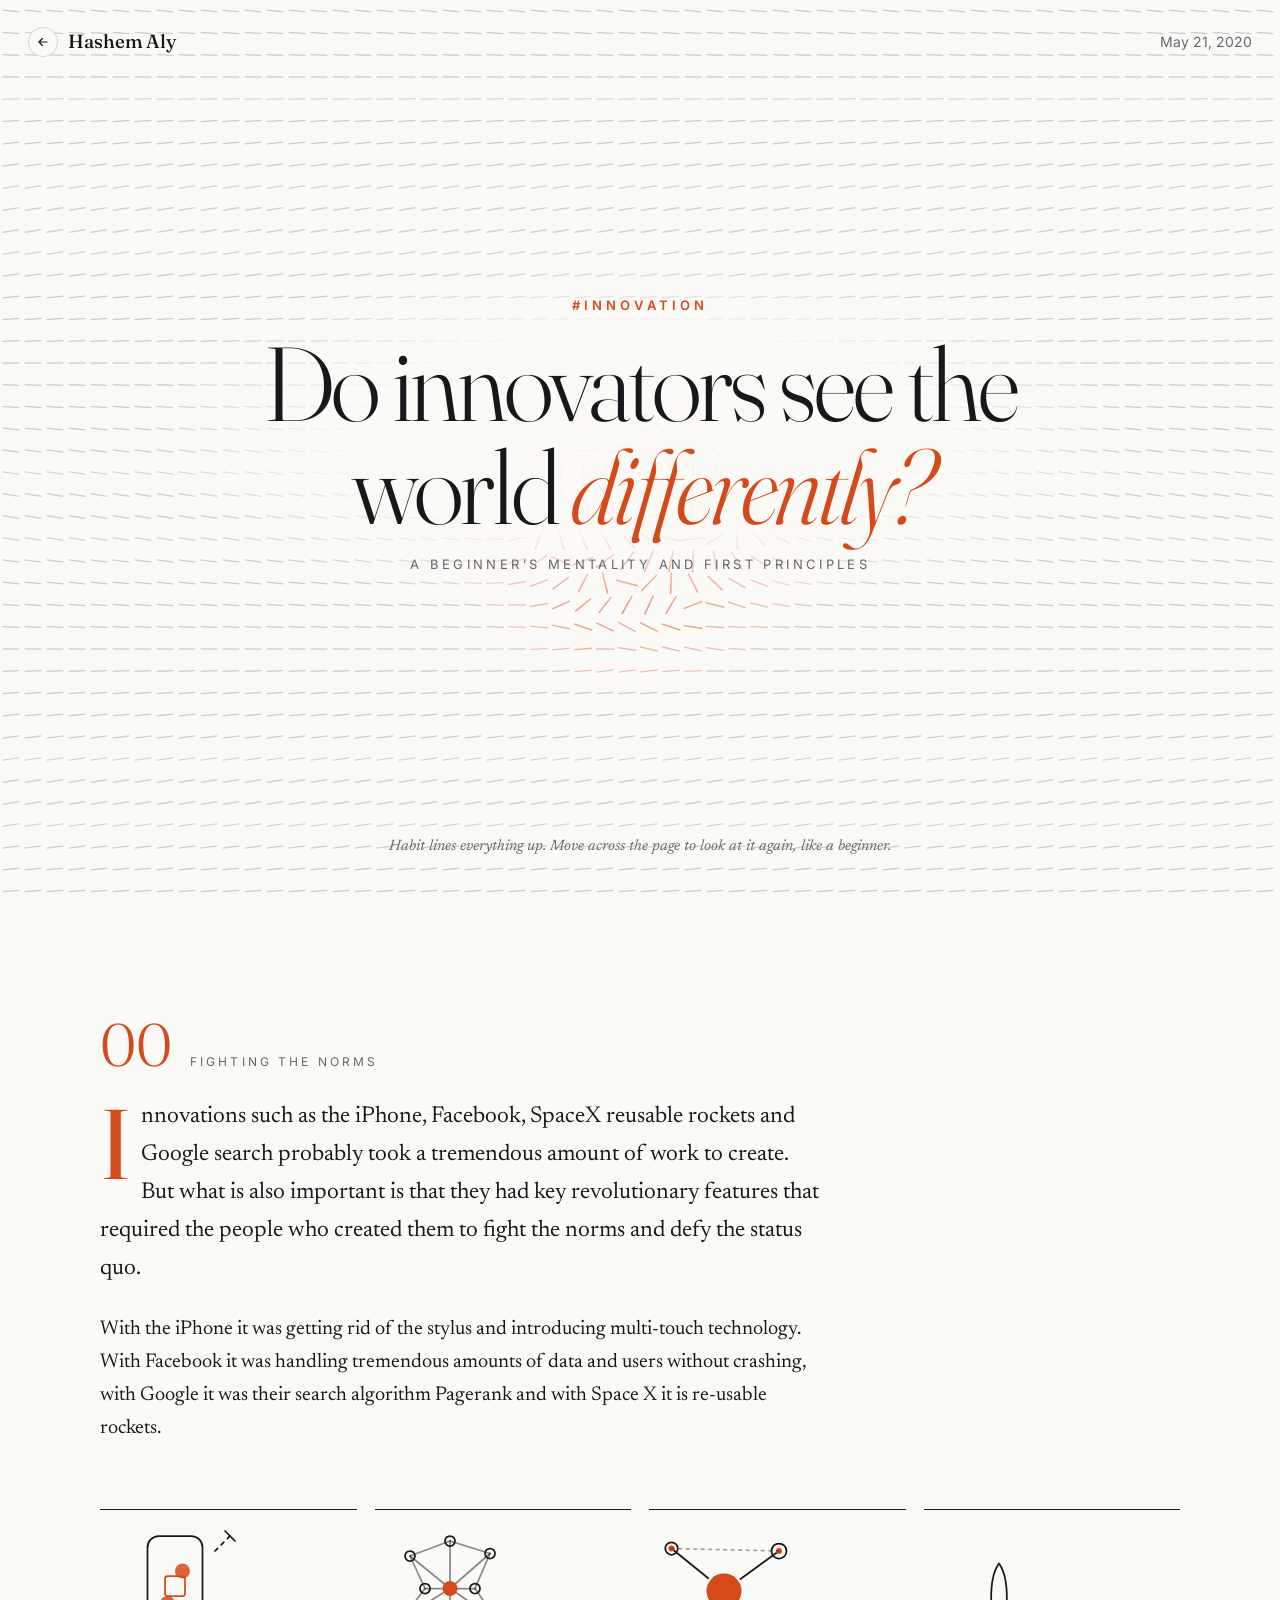
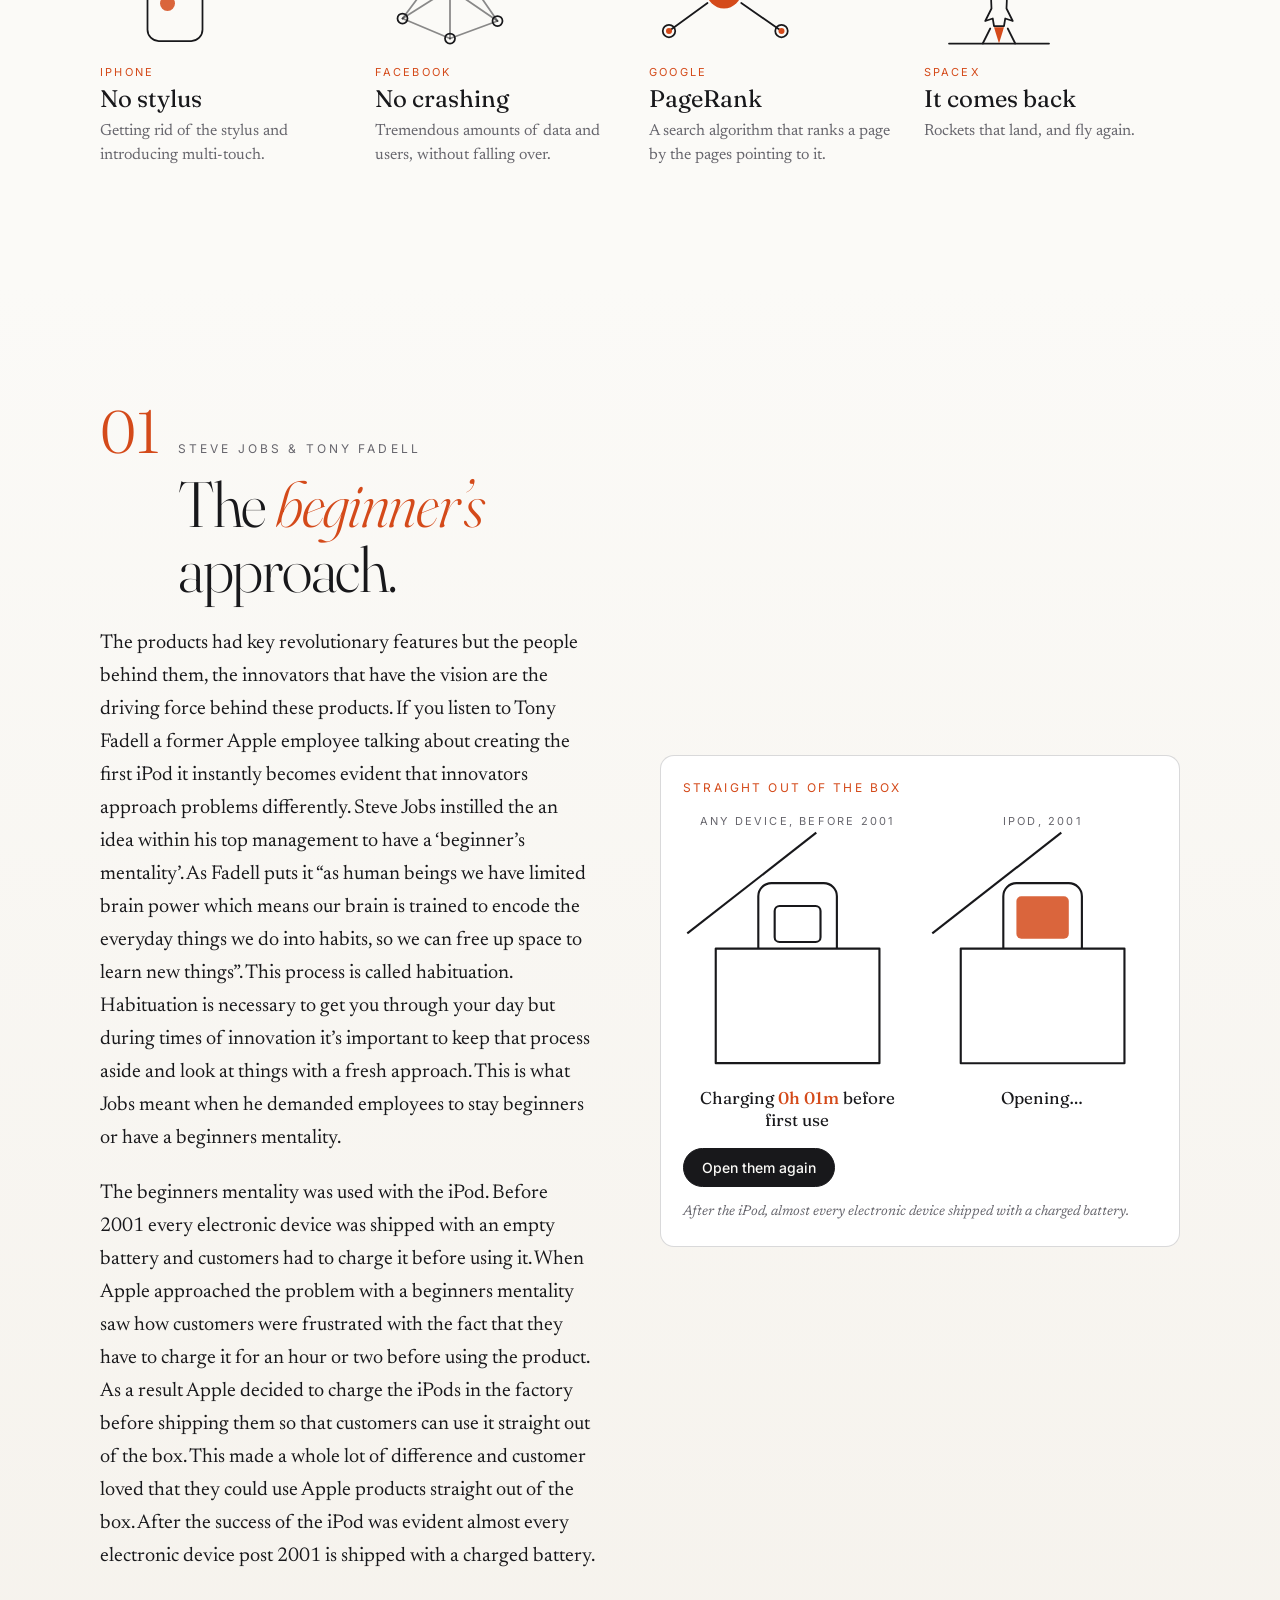
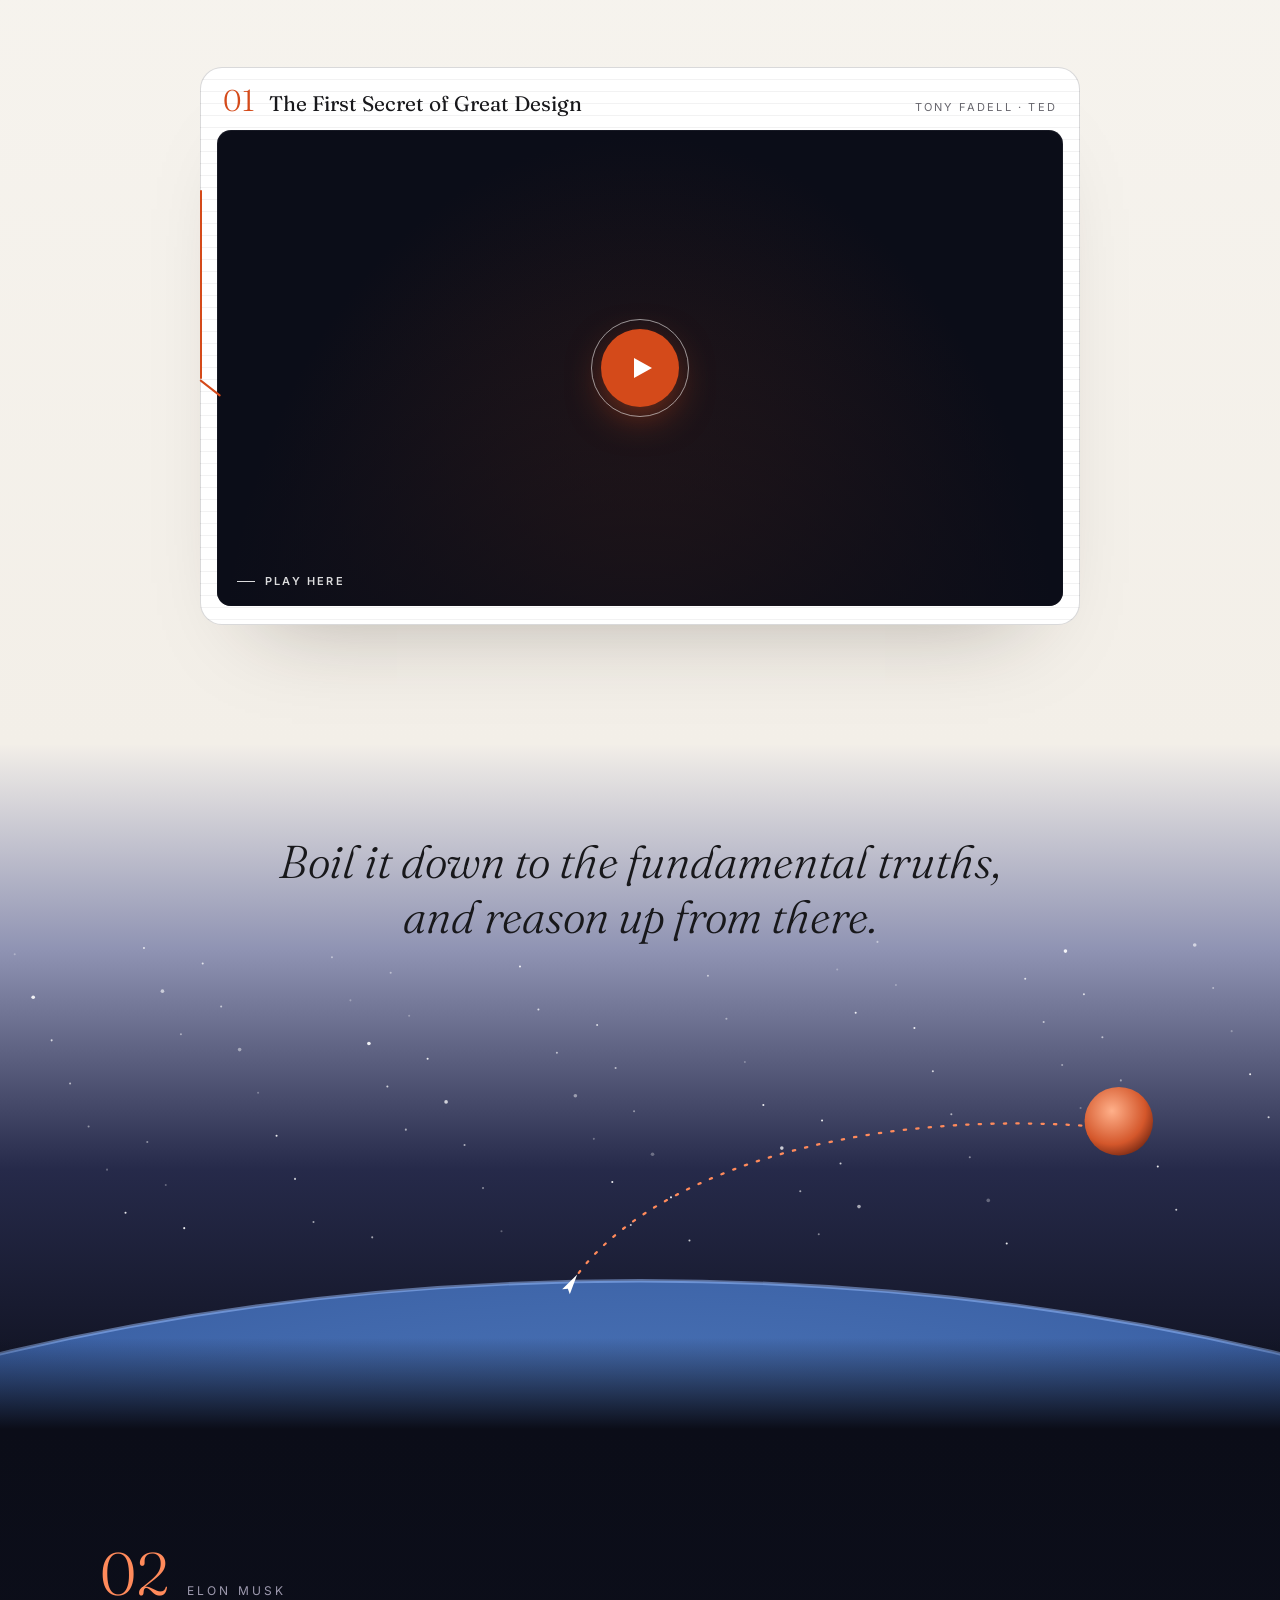
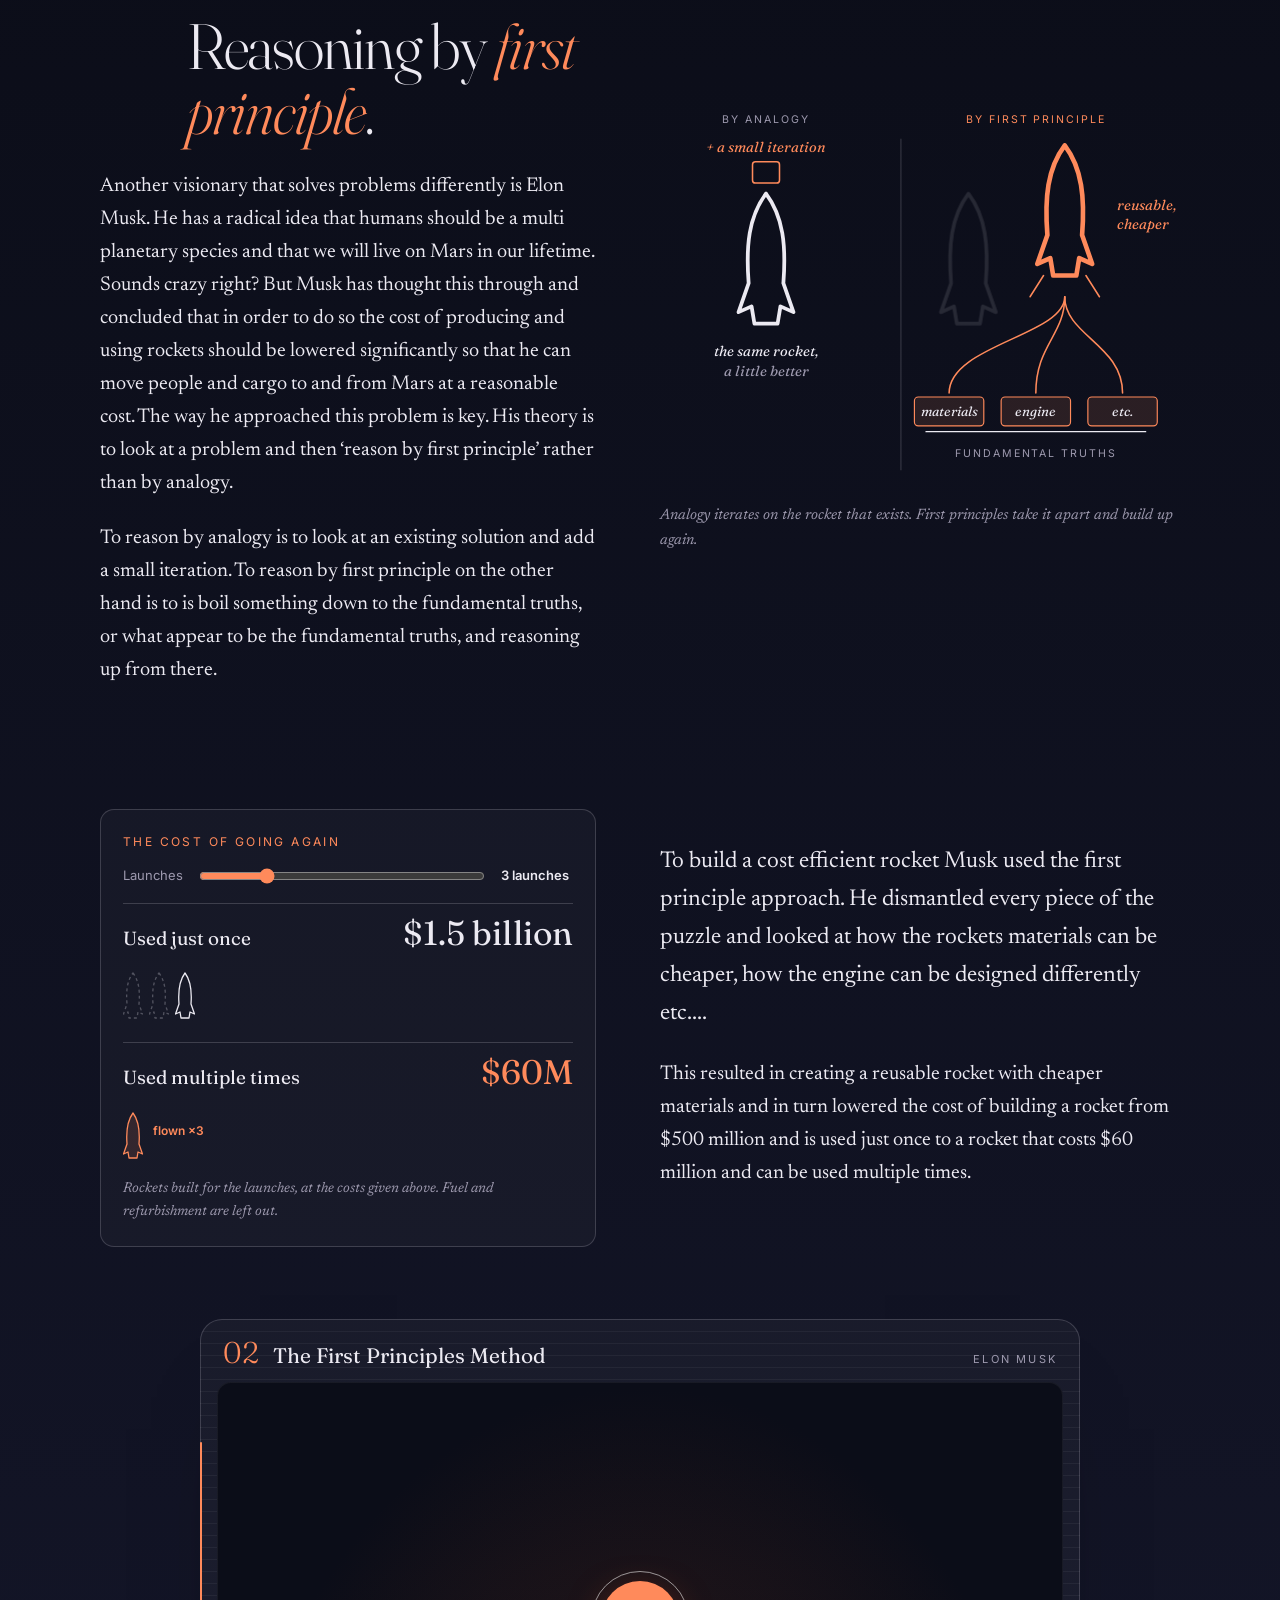
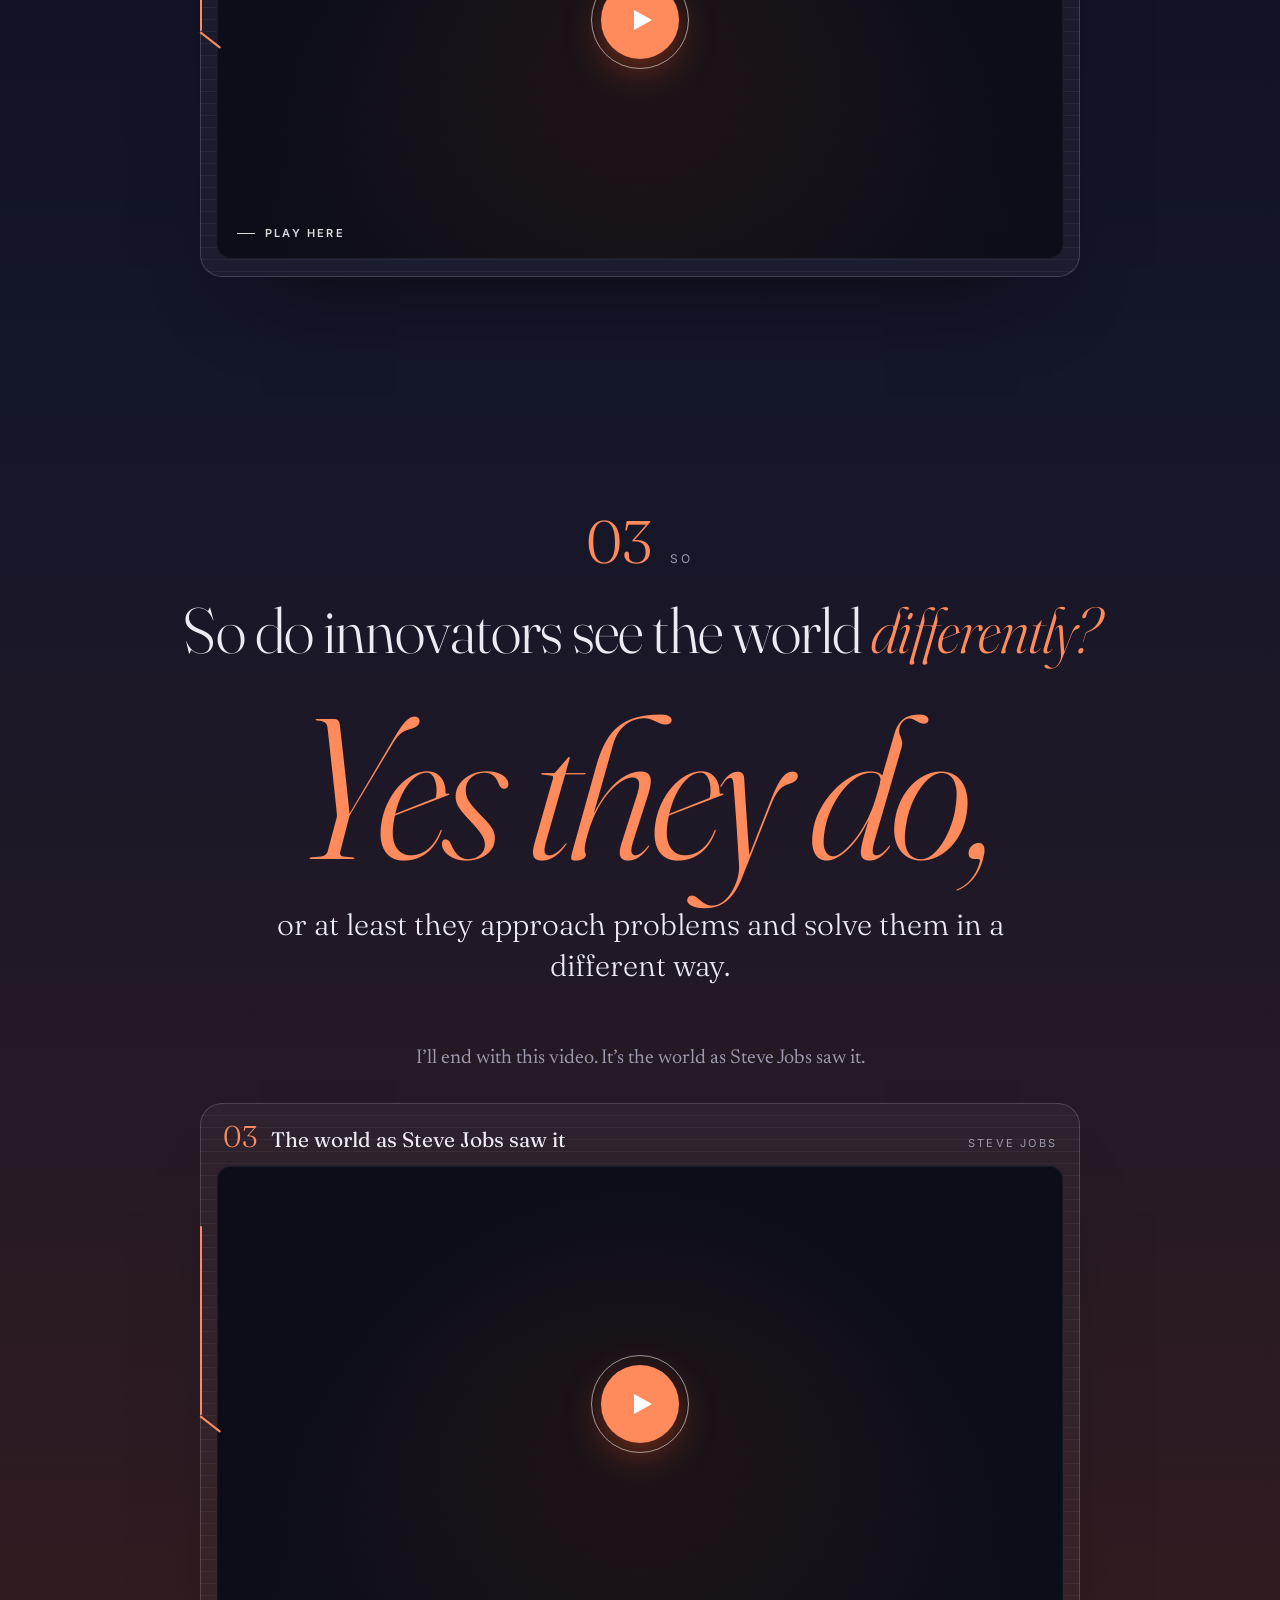
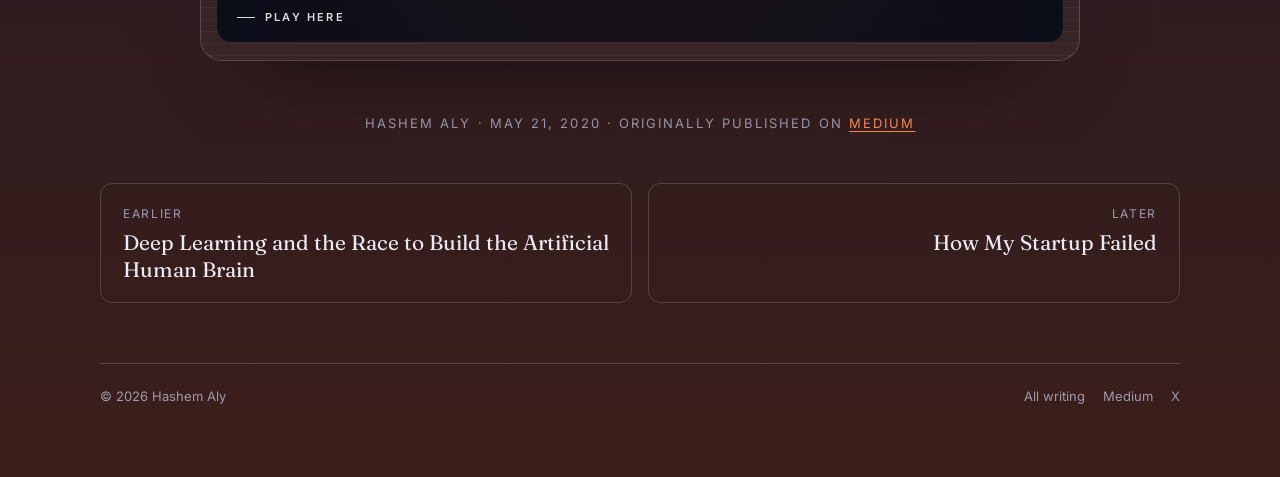
<file: thoughts/do-innovators-see-the-world-differently/index.html>
<!doctype html>
<html lang="en">
<head>
<meta charset="utf-8">
<meta name="viewport" content="width=device-width, initial-scale=1">
<title>Do Innovators See the World Differently? — Hashem Aly</title>
<meta name="description" content="The iPhone, SpaceX and Google search each required their creators to fight the norms. Steve Jobs’ beginner’s mentality and Elon Musk’s first principles, and how innovators approach problems differently.">
<meta property="og:title" content="Do Innovators See the World Differently?">
<meta property="og:description" content="The iPhone, SpaceX and Google search each required their creators to fight the norms. Steve Jobs’ beginner’s mentality and Elon Musk’s first principles, and how innovators approach problems differently.">
<meta property="og:type" content="article">
<link rel="canonical" href="https://shoommii.github.io/thoughts/do-innovators-see-the-world-differently/">
<link rel="preconnect" href="https://fonts.googleapis.com">
<link rel="preconnect" href="https://fonts.gstatic.com" crossorigin>
<link href="https://fonts.googleapis.com/css2?family=Fraunces:ital,opsz,wght@0,9..144,300..700;1,9..144,300..600&family=Newsreader:ital,opsz,wght@0,6..72,400..600;1,6..72,400..500&family=Inter:wght@400;500;600&display=swap" rel="stylesheet">
<link rel="icon" href="data:image/svg+xml,%3Csvg xmlns='http://www.w3.org/2000/svg' viewBox='0 0 32 32'%3E%3Ccircle cx='16' cy='16' r='14' fill='%2318181b'/%3E%3Cpath d='M7 12h7M7 16h7M7 20h7' stroke='%23fbfaf7' stroke-width='1.6' stroke-linecap='round'/%3E%3Cpath d='M18 20 C 21 20, 23 16, 25 10' stroke='%23e0531f' stroke-width='2' fill='none' stroke-linecap='round'/%3E%3C/svg%3E">
<style>
  :root {
    --day-fg: #18181b;
    --day-muted: #67666d;
    --day-acc: #d44a1a;
    --day-line: rgba(24, 24, 27, .16);
    --night-fg: #eceaf2;
    --night-muted: #9d99ae;
    --night-acc: #ff8a5b;
    --night-line: rgba(236, 234, 242, .18);
  }
  * { box-sizing: border-box; }
  html { -webkit-text-size-adjust: 100%; scroll-behavior: smooth; }
  body {
    margin: 0; background: #fbfaf7; color: var(--day-fg);
    font-family: "Newsreader", Georgia, serif; font-size: 20px; line-height: 1.65;
    -webkit-font-smoothing: antialiased; overflow-x: hidden;
  }
  a { color: inherit; }
  .tone-day { --fg: var(--day-fg); --muted: var(--day-muted); --acc: var(--day-acc); --line: var(--day-line); color: var(--fg); }
  .tone-night { --fg: var(--night-fg); --muted: var(--night-muted); --acc: var(--night-acc); --line: var(--night-line); color: var(--fg); }

  section { position: relative; padding: 120px 24px; }
  .inner { max-width: 1080px; margin: 0 auto; position: relative; z-index: 1; }
  .text { max-width: 640px; }
  .grid { display: grid; grid-template-columns: minmax(0, 1fr) minmax(0, 1.05fr); gap: 64px; align-items: center; }
  .grid.flip > :first-child { order: 2; }

  .bar {
    position: absolute; top: 0; left: 0; right: 0; z-index: 5;
    display: flex; justify-content: space-between; align-items: center;
    padding: 26px 28px; font-family: "Inter", system-ui, sans-serif; font-size: 14px; color: var(--day-muted);
  }
  .bar a { text-decoration: none; display: inline-flex; align-items: center; gap: 10px; color: var(--day-fg); font-family: "Fraunces", Georgia, serif; font-size: 19px; font-weight: 500; letter-spacing: -.005em; font-variation-settings: "opsz" 36; }
  .bar .arrow { display: grid; place-items: center; width: 30px; height: 30px; border-radius: 50%; border: 1px solid var(--day-line); background: #fbfaf7; transition: all .25s; }
  .bar a:hover .arrow { background: var(--day-acc); border-color: var(--day-acc); color: #fff; transform: translateX(-3px); }

  .margin {
    position: fixed; left: 22px; top: 50%; transform: translateY(-50%); z-index: 6;
    display: flex; flex-direction: column; gap: 14px; font-family: "Inter", sans-serif; font-size: 11px; font-weight: 600; letter-spacing: .08em;
    opacity: 0; transition: opacity .6s;
  }
  .margin.show { opacity: 1; }
  .margin a { text-decoration: none; color: var(--mcolor, #67666d); opacity: .45; transition: opacity .3s, transform .3s, color .6s; line-height: 1; }
  .margin a.on { opacity: 1; transform: scale(1.3); color: var(--macc, #d44a1a); }

  /* ---------- hero ---------- */
  .hero { height: 100vh; min-height: 640px; padding: 0; background: #fbfaf7; overflow: hidden; cursor: crosshair; }
  #field { position: absolute; inset: 0; width: 100%; height: 100%; display: block; touch-action: pan-y; }
  .hero .title {
    position: absolute; left: 50%; top: 50%; transform: translate(-50%, -54%); width: min(1000px, 94vw); text-align: center; z-index: 2; pointer-events: none;
    padding: 40px 20px; background: radial-gradient(closest-side, rgba(251, 250, 247, .96) 55%, rgba(251, 250, 247, 0));
  }
  .kick { font-family: "Inter", system-ui, sans-serif; font-size: 13px; letter-spacing: .32em; text-transform: uppercase; font-weight: 600; color: var(--day-acc); opacity: 0; animation: rise 1.6s ease-out .3s forwards; }
  .hero h1 {
    font-family: "Fraunces", Georgia, serif; font-weight: 300;
    font-size: clamp(50px, 8.2vw, 116px); line-height: .98; letter-spacing: -.03em; margin: 16px 0 16px;
    font-variation-settings: "opsz" 144; opacity: 0; animation: rise 1.8s ease-out .6s forwards;
  }
  .hero h1 em { color: var(--day-acc); }
  .hero .sub { font-family: "Inter", system-ui, sans-serif; font-size: 13px; letter-spacing: .26em; text-transform: uppercase; color: var(--day-muted); opacity: 0; animation: rise 1.6s ease-out 1.1s forwards; }
  .hero .cap { position: absolute; left: 0; right: 0; bottom: 24px; text-align: center; z-index: 2; padding: 0 20px; font-style: italic; font-size: 15px; color: var(--day-muted); pointer-events: none; }
  @keyframes rise { from { opacity: 0; transform: translateY(16px); } to { opacity: 1; transform: none; } }

  .head { display: flex; align-items: baseline; gap: 18px; margin-bottom: 26px; }
  .num { font-family: "Fraunces", serif; font-weight: 300; font-size: 60px; line-height: .8; color: var(--acc); font-variant-numeric: lining-nums; }
  .label { font-family: "Inter", system-ui, sans-serif; font-size: 12px; letter-spacing: .26em; text-transform: uppercase; color: var(--muted); }
  h2 { font-family: "Fraunces", Georgia, serif; font-weight: 300; font-size: clamp(38px, 5.2vw, 64px); line-height: 1.02; letter-spacing: -.02em; margin: 6px 0 0; font-variation-settings: "opsz" 144; }
  h2 em { color: var(--acc); }
  p { margin: 0 0 1.1em; }
  .lead { font-size: 23px; }
  .muted { color: var(--muted); }
  .dropcap::first-letter { float: left; font-family: "Fraunces", serif; font-size: 4.3em; line-height: .8; padding: .06em .1em 0 0; color: var(--acc); }

  svg.dg { width: 100%; height: auto; display: block; overflow: visible; }
  .dg text { font-family: "Fraunces", Georgia, serif; font-style: italic; font-size: 15px; fill: var(--muted); }
  .dg text.fg { fill: var(--fg); }
  .dg text.ac { fill: var(--acc); }
  .dg text.sc { font-family: "Inter", sans-serif; font-style: normal; font-size: 11px; letter-spacing: .18em; text-transform: uppercase; }
  .dg .ln { fill: none; stroke: var(--line); stroke-width: 1.2; }
  .dg .al { fill: none; stroke: var(--acc); stroke-width: 1.6; stroke-linecap: round; stroke-linejoin: round; }
  .dg .fg-s { fill: none; stroke: var(--fg); stroke-width: 1.3; stroke-linecap: round; stroke-linejoin: round; }
  .dg .fa { fill: var(--acc); }
  .dg .ff { fill: var(--fg); }
  .draw { stroke-dasharray: var(--len, 2000); stroke-dashoffset: var(--len, 2000); transition: stroke-dashoffset 2s cubic-bezier(.6, .1, .2, 1); }
  .in .draw { stroke-dashoffset: 0; }
  .pop { opacity: 0; transition: opacity .9s ease; }
  .in .pop { opacity: 1; }
  figure { margin: 0; }
  figcaption { font-style: italic; font-size: 15px; color: var(--muted); margin-top: 14px; }

  /* ---------- four innovations ---------- */
  .four { display: grid; grid-template-columns: repeat(4, 1fr); gap: 18px; margin-top: 64px; }
  .card { border-top: 1px solid var(--fg); padding-top: 16px; }
  .card svg { width: 100%; max-width: 150px; height: auto; display: block; margin: 0 0 12px; overflow: visible; }
  .card .k { font-family: "Inter", sans-serif; font-size: 11px; letter-spacing: .2em; text-transform: uppercase; color: var(--acc); }
  .card h3 { font-family: "Fraunces", serif; font-weight: 400; font-size: 24px; line-height: 1.15; margin: 4px 0 6px; }
  .card p { font-size: 16px; line-height: 1.5; color: var(--muted); margin: 0; }
  .card .s { fill: none; stroke: var(--fg); stroke-width: 1.4; stroke-linecap: round; stroke-linejoin: round; }
  .card .a { fill: var(--acc); }
  .card .as { fill: none; stroke: var(--acc); stroke-width: 1.4; stroke-linecap: round; }
  .card .an { animation-play-state: paused !important; }
  .in .card .an { animation-play-state: running !important; }
  .f1 { animation: pinch1 3s ease-in-out infinite; } .f2 { animation: pinch2 3s ease-in-out infinite; }
  @keyframes pinch1 { 0%, 100% { transform: translate(0, 0); } 50% { transform: translate(-9px, -12px); } }
  @keyframes pinch2 { 0%, 100% { transform: translate(0, 0); } 50% { transform: translate(9px, 12px); } }
  .zoom { transform-box: fill-box; transform-origin: center; animation: zoom 3s ease-in-out infinite; }
  @keyframes zoom { 50% { transform: scale(1.7); } }
  .nd { transform-box: fill-box; transform-origin: center; animation: nd 3.2s ease-in-out infinite; }
  @keyframes nd { 0%, 100% { transform: scale(1); } 30% { transform: scale(1.5); } }
  .rank { transform-box: fill-box; transform-origin: center; animation: rank 2.4s ease-in-out infinite; }
  @keyframes rank { 50% { transform: scale(1.25); } }
  .flow { offset-rotate: 0deg; animation: flow 2.4s linear infinite; }
  @keyframes flow { from { offset-distance: 0%; } to { offset-distance: 100%; } }
  .fly { animation: fly 4.4s cubic-bezier(.5, 0, .5, 1) infinite; }
  @keyframes fly { 0%, 8% { transform: translateY(0); } 42%, 50% { transform: translateY(-34px); } 88%, 100% { transform: translateY(0); } }
  .flame { transform-box: fill-box; transform-origin: 50% 0; animation: flame 4.4s linear infinite; }
  @keyframes flame { 0%, 6% { transform: scaleY(0); } 10%, 40% { transform: scaleY(1); } 46%, 60% { transform: scaleY(0); } 64%, 86% { transform: scaleY(.6); } 90%, 100% { transform: scaleY(0); } }

  /* ---------- out of the box ---------- */
  .widget { border: 1px solid var(--line); border-radius: 14px; padding: 22px; background: #fff; }
  .tone-night .widget { background: rgba(255, 255, 255, .03); }
  .widget .k { font-family: "Inter", sans-serif; font-size: 12px; letter-spacing: .2em; text-transform: uppercase; color: var(--acc); margin-bottom: 14px; display: flex; justify-content: space-between; gap: 12px; flex-wrap: wrap; }
  .boxes { display: grid; grid-template-columns: 1fr 1fr; gap: 16px; }
  .bx { text-align: center; }
  .bx .yr { font-family: "Inter", sans-serif; font-size: 11px; letter-spacing: .2em; text-transform: uppercase; color: var(--muted); margin-bottom: 4px; }
  .bx svg { width: 100%; height: auto; display: block; overflow: visible; }
  .bx .lid { transition: transform 1s cubic-bezier(.3, 1.4, .5, 1); transform-origin: 20px 70px; transform-box: view-box; }
  .open .bx .lid { transform: rotate(-38deg) translate(-8px, -18px); }
  .bx .dev { transition: transform 1s cubic-bezier(.3, 1.2, .5, 1) .5s; transform: translateY(40px); }
  .open .bx .dev { transform: none; }
  .bx .status { font-family: "Fraunces", serif; font-size: 17px; line-height: 1.3; min-height: 2.6em; margin-top: 8px; }
  .bx .status b { font-weight: 500; color: var(--acc); font-variant-numeric: tabular-nums; }
  .btn {
    appearance: none; border: 1px solid var(--fg); background: var(--fg); color: #fbfaf7; font: 500 14px "Inter", sans-serif;
    padding: 10px 18px; border-radius: 999px; cursor: pointer; transition: background .25s, color .25s, border-color .25s; margin-top: 16px;
  }
  .btn:hover { background: var(--acc); border-color: var(--acc); }
  .btn:focus-visible, input[type=range]:focus-visible { outline: 2px solid var(--acc); outline-offset: 2px; }
  .tone-night .btn { background: transparent; color: var(--fg); border-color: var(--line); }
  .tone-night .btn:hover { border-color: var(--acc); color: var(--acc); background: transparent; }
  .note { font-size: 14px; color: var(--muted); font-style: italic; margin: 14px 0 0; }
  .notes { animation: notes 1.8s ease-out infinite; opacity: 0; animation-play-state: paused; }
  .open .notes { animation-play-state: running; }
  @keyframes notes { 0% { opacity: 0; transform: translate(0, 0); } 30% { opacity: 1; } 100% { opacity: 0; transform: translate(10px, -26px); } }

  /* ---------- films: a matted screen ruled with habit lines, one line breaking away ---------- */
  .film { max-width: 880px; margin: 72px auto 0; --mat: #fff; --hatch: rgba(24, 24, 27, .055); --shadow: rgba(40, 30, 20, .35); }
  .tone-night .film { --mat: rgba(255, 255, 255, .035); --hatch: rgba(236, 234, 242, .05); --shadow: rgba(0, 0, 0, .7); }
  .film .mat {
    position: relative; padding: 16px 16px 18px; border-radius: 22px; border: 1px solid var(--line);
    background: repeating-linear-gradient(180deg, transparent 0 11px, var(--hatch) 11px 12px), var(--mat);
    box-shadow: 0 50px 90px -60px var(--shadow);
  }
  .film .mat::before { content: ""; position: absolute; left: -1px; top: 22%; width: 2px; height: 34%; border-radius: 2px; background: var(--acc); }
  .film .mat::after { content: ""; position: absolute; left: -1px; top: 56%; width: 26px; height: 2px; border-radius: 2px; background: var(--acc); transform-origin: 0 50%; transform: rotate(38deg); }
  .film .fh { display: flex; align-items: baseline; gap: 14px; padding: 2px 6px 14px; }
  .film .fn { font-family: "Fraunces", serif; font-weight: 300; font-size: 30px; line-height: 1; color: var(--acc); font-variant-numeric: lining-nums; }
  .film .ft { font-family: "Fraunces", serif; font-size: 21px; line-height: 1.2; flex: 1; min-width: 0; }
  .film .fw { font-family: "Inter", sans-serif; font-size: 11px; letter-spacing: .2em; text-transform: uppercase; color: var(--muted); white-space: nowrap; }
  .screen {
    position: relative; display: block; aspect-ratio: 16 / 9; border-radius: 14px; overflow: hidden; cursor: pointer; color: #fff; text-decoration: none;
    background: radial-gradient(ellipse at 50% 120%, #3b1f1a, #0b0d18 70%); box-shadow: inset 0 0 0 1px rgba(255, 255, 255, .06);
  }
  .screen img { position: absolute; inset: 0; width: 100%; height: 100%; object-fit: cover; transition: transform 1.4s cubic-bezier(.2, .7, .2, 1), filter .6s; filter: saturate(.85) contrast(1.02); }
  .screen::after { content: ""; position: absolute; inset: 0; background: linear-gradient(180deg, rgba(11, 13, 24, .05) 40%, rgba(11, 13, 24, .72)); transition: opacity .6s; }
  .screen:hover img { transform: scale(1.035); filter: saturate(1) contrast(1.05); }
  .screen .play {
    position: absolute; left: 50%; top: 50%; z-index: 2; width: 78px; height: 78px; margin: -39px 0 0 -39px; border-radius: 50%;
    display: grid; place-items: center; background: var(--acc); box-shadow: 0 12px 40px -8px rgba(212, 74, 26, .7); transition: transform .35s cubic-bezier(.3, 1.5, .5, 1);
  }
  .screen .play::before { content: ""; position: absolute; inset: -10px; border-radius: 50%; border: 1.5px solid rgba(255, 255, 255, .55); animation: ring 2.6s ease-out infinite; }
  .screen .play svg { margin-left: 5px; }
  .screen:hover .play, .screen:focus-visible .play { transform: scale(1.1); }
  .screen:focus-visible { outline: 2px solid var(--acc); outline-offset: 4px; }
  .screen .cue { position: absolute; left: 20px; bottom: 16px; z-index: 2; font-family: "Inter", sans-serif; font-size: 11px; font-weight: 600; letter-spacing: .2em; text-transform: uppercase; color: rgba(255, 255, 255, .85); }
  .screen .cue::before { content: ""; display: inline-block; width: 18px; height: 1px; background: currentColor; vertical-align: middle; margin-right: 10px; }
  .screen.on { cursor: default; }
  .screen iframe { position: absolute; inset: 0; width: 100%; height: 100%; border: 0; z-index: 3; }
  @keyframes ring { 0% { transform: scale(.85); opacity: .9; } 100% { transform: scale(1.45); opacity: 0; } }

  /* ---------- band: to Mars ---------- */
  .band { padding: 0; height: 76vh; min-height: 460px; overflow: hidden; background: linear-gradient(#f2eee8 0%, #8f93b3 30%, #262a4a 62%, #0b0d18 100%); }
  .band svg { position: absolute; inset: 0; width: 100%; height: 100%; }
  .band .line {
    position: absolute; left: 0; right: 0; top: 13%; text-align: center; z-index: 2; padding: 0 20px;
    font-family: "Fraunces", serif; font-style: italic; font-weight: 300; font-size: clamp(26px, 3.6vw, 46px); line-height: 1.2; color: #18181b;
  }
  .band .star { opacity: 0; transition: opacity 2s; }
  .band.in .star { opacity: 1; }
  .band .trajectory { stroke-dasharray: 2 9; }
  .band .ship { offset-rotate: auto; animation: ship 7s cubic-bezier(.45, 0, .55, 1) infinite; animation-play-state: paused; }
  .band.in .ship { animation-play-state: running; }
  @keyframes ship { 0% { offset-distance: 0%; opacity: 0; } 8% { opacity: 1; } 88% { opacity: 1; } 100% { offset-distance: 100%; opacity: 0; } }

  /* ---------- first principles ---------- */
  .dissolve { animation: dissolve 1s ease 2s forwards; animation-play-state: paused; }
  .in .dissolve { animation-play-state: running; }
  @keyframes dissolve { to { opacity: .12; } }
  .blk { opacity: 0; transform: translateY(24px); transition: opacity .8s, transform .8s cubic-bezier(.3, 1.3, .5, 1); }
  .in .blk { opacity: 1; transform: none; }
  .rocket-row { display: flex; flex-wrap: wrap; gap: 6px; align-items: flex-end; min-height: 58px; margin: 8px 0 4px; }
  .rocket-row svg { width: 20px; height: 48px; flex: none; transition: opacity .4s, transform .4s; }
  .rocket-row .spent { opacity: .28; }
  .rocket-row .spent path { stroke-dasharray: 3 3; }
  .rk { fill: none; stroke: var(--fg); stroke-width: 1.3; stroke-linejoin: round; }
  .rk.re { stroke: var(--acc); fill: rgba(255, 138, 91, .12); }
  .cost { display: grid; gap: 18px; margin-top: 16px; }
  .cost .row { border-top: 1px solid var(--line); padding-top: 12px; }
  .cost .nm { display: flex; justify-content: space-between; align-items: baseline; gap: 12px; font-family: "Fraunces", serif; font-size: 19px; }
  .cost .v { font-family: "Fraunces", serif; font-size: 34px; line-height: 1; font-variant-numeric: tabular-nums; }
  .cost .re-v { color: var(--acc); }
  .count { font-family: "Inter", sans-serif; font-size: 12px; font-weight: 600; color: var(--acc); align-self: center; margin-left: 4px; }
  .scrub { display: flex; align-items: center; gap: 14px; font-family: "Inter", sans-serif; font-size: 13px; color: var(--muted); font-variant-numeric: tabular-nums; }
  .scrub input { flex: 1; accent-color: var(--acc); }
  .scrub b { color: var(--fg); font-weight: 600; min-width: 5.5em; }

  /* ---------- coda ---------- */
  .coda { text-align: center; padding-top: 120px; padding-bottom: 60px; overflow: hidden; }
  .coda .q { font-family: "Fraunces", Georgia, serif; font-weight: 300; font-size: clamp(34px, 5vw, 64px); line-height: 1.1; letter-spacing: -.015em; max-width: 920px; margin: 0 auto 22px; font-variation-settings: "opsz" 144; }
  .coda .q em { color: var(--acc); }
  .coda .yes { font-family: "Fraunces", serif; font-style: italic; font-weight: 300; font-size: clamp(90px, 16vw, 200px); line-height: 1; color: var(--acc); margin: 10px 0 18px; letter-spacing: -.03em; }
  .coda .yes span { display: inline-block; opacity: 0; transform: translateY(24px) scale(.96); transition: opacity 1.4s, transform 1.4s; }
  .coda.in .yes span { opacity: 1; transform: none; }
  .coda p.last { font-family: "Fraunces", serif; font-weight: 300; font-size: clamp(22px, 2.6vw, 30px); line-height: 1.35; max-width: 760px; margin: 0 auto 18px; }
  .sig { font-family: "Inter", sans-serif; font-size: 13px; letter-spacing: .16em; text-transform: uppercase; color: var(--muted); margin-top: 52px; }
  .sig a { color: var(--acc); text-underline-offset: 3px; }
  .next { display: grid; grid-template-columns: 1fr 1fr; gap: 16px; margin: 48px 0 0; text-align: left; }
  .next a { display: block; text-decoration: none; border: 1px solid var(--line); border-radius: 12px; padding: 20px 22px; transition: border-color .25s, transform .25s; }
  .next a:hover { border-color: var(--acc); transform: translateY(-2px); }
  .next .k { font-family: "Inter", sans-serif; font-size: 12px; letter-spacing: .14em; text-transform: uppercase; color: var(--muted); }
  .next .t { font-family: "Fraunces", Georgia, serif; font-size: 21px; line-height: 1.25; margin-top: 6px; }
  .next .r { text-align: right; }
  footer { display: flex; flex-wrap: wrap; justify-content: space-between; gap: 12px; max-width: 1080px; margin: 60px auto 0; padding: 22px 0 10px; border-top: 1px solid var(--line); font-family: "Inter", sans-serif; font-size: 13px; color: var(--muted); }
  footer nav { display: flex; gap: 18px; }
  footer a { text-decoration: none; }
  footer a:hover { color: var(--fg); }

  .rv { opacity: 0; transform: translateY(18px); transition: opacity 1s ease, transform 1s ease; }
  .rv.in { opacity: 1; transform: none; }

  @media (max-width: 900px) {
    .grid, .grid.flip { grid-template-columns: 1fr; gap: 36px; }
    .grid.flip > :first-child { order: 0; }
    .margin { display: none; }
    .four { grid-template-columns: 1fr 1fr; gap: 28px 18px; }
  }
  @media (max-width: 640px) {
    body { font-size: 18px; }
    section { padding: 84px 16px; }
    .bar { padding: 20px 16px; }
    .lead { font-size: 20px; }
    .num { font-size: 48px; }
    .dg text { font-size: 19px; }
    .dg text.sc { font-size: 13px; }
    .widget { padding: 18px 16px; }
    .card h3 { font-size: 21px; }
    .card p { font-size: 15px; }
    .next { grid-template-columns: 1fr; }
    .next .r { text-align: left; }
    .film .mat { padding: 10px 10px 12px; border-radius: 16px; }
    .film .fh { flex-wrap: wrap; gap: 4px 12px; }
    .film .fw { width: 100%; order: 3; }
    .film .ft { font-size: 18px; }
    .screen .play { width: 60px; height: 60px; margin: -30px 0 0 -30px; }
  }
  @media (prefers-reduced-motion: reduce) {
    *, *::before, *::after { animation-duration: .01ms !important; animation-iteration-count: 1 !important; transition-duration: .01ms !important; }
  }
</style>
</head>
<body>

<nav class="margin" id="margin" aria-label="Sections">
  <a href="#norms" title="Fighting the norms">00</a>
  <a href="#beginner" title="The beginner’s approach">01</a>
  <a href="#first" title="Reasoning by first principle">02</a>
  <a href="#coda" title="So, do they?">03</a>
</nav>

<!-- ============================== HERO ============================== -->
<section class="hero tone-day" aria-label="Do Innovators See the World Differently?">
  <div class="bar">
    <a href="../../"><span class="arrow"><svg width="14" height="14" viewBox="0 0 24 24" fill="none" stroke="currentColor" stroke-width="2" stroke-linecap="round" stroke-linejoin="round"><path d="M19 12H5M11 18l-6-6 6-6"/></svg></span>Hashem Aly</a>
    <span><time datetime="2020-05-21">May 21, 2020</time></span>
  </div>
  <canvas id="field" aria-hidden="true"></canvas>
  <div class="title">
    <div class="kick">#innovation</div>
    <h1>Do innovators see the world <em>differently?</em></h1>
    <div class="sub">A beginner’s mentality and first principles</div>
  </div>
  <p class="cap" id="cap">Habit lines everything up. Move across the page to look at it again, like a beginner.</p>
</section>

<main id="doc">

<!-- ============================== NORMS ============================== -->
<section id="norms" class="tone-day" style="background: #fbfaf7">
  <div class="inner">
    <div class="text" style="max-width:720px">
      <div class="head rv"><span class="num">00</span><span class="label">Fighting the norms</span></div>
      <p class="dropcap lead rv">Innovations such as the iPhone, Facebook, SpaceX reusable rockets and Google search probably took a tremendous amount of work to create. But what is also important is that they had key revolutionary features that required the people who created them to fight the norms and defy the status quo.</p>
      <p class="rv">With the iPhone it was getting rid of the stylus and introducing multi-touch technology. With Facebook it was handling tremendous amounts of data and users without crashing, with Google it was their search algorithm Pagerank and with Space X it is re-usable rockets.</p>
    </div>
    <div class="four" data-fig>
      <div class="card rv">
        <svg viewBox="0 0 120 100" aria-hidden="true"><rect x="38" y="8" width="44" height="84" rx="9" class="s"/><rect x="52" y="40" width="16" height="16" rx="2" class="as zoom an"/><g class="f1 an"><circle cx="54" cy="62" r="6" class="a" opacity=".85"/></g><g class="f2 an"><circle cx="66" cy="36" r="6" class="a" opacity=".85"/></g><path d="M92 20 l14 -14" class="s" stroke-dasharray="3 4"/><path d="M100 4 l8 8" class="s"/></svg>
        <div class="k">iPhone</div><h3>No stylus</h3><p>Getting rid of the stylus and introducing multi-touch.</p>
      </div>
      <div class="card rv" style="transition-delay:.12s">
        <svg viewBox="0 0 120 100" aria-hidden="true" id="c-fb"></svg>
        <div class="k">Facebook</div><h3>No crashing</h3><p>Tremendous amounts of data and users, without falling over.</p>
      </div>
      <div class="card rv" style="transition-delay:.24s">
        <svg viewBox="0 0 120 100" aria-hidden="true" id="c-pr"></svg>
        <div class="k">Google</div><h3>PageRank</h3><p>A search algorithm that ranks a page by the pages pointing to it.</p>
      </div>
      <div class="card rv" style="transition-delay:.36s">
        <svg viewBox="0 0 120 100" aria-hidden="true"><path d="M20 94 H100" class="s"/><g transform="translate(0 8)"><g class="fly an"><path d="M60 22 C 66 30, 67 42, 66 58 L 71 68 L 65 66 L 64 72 L 56 72 L 55 66 L 49 68 L 54 58 C 53 42, 54 30, 60 22 Z" class="s"/><path d="M56 73 L60 86 L64 73 Z" class="a flame an"/></g></g><path d="M47 94 l6 -12 M73 94 l-6 -12" class="s"/></svg>
        <div class="k">SpaceX</div><h3>It comes back</h3><p>Rockets that land, and fly again.</p>
      </div>
    </div>
  </div>
</section>

<!-- ============================== BEGINNER ============================== -->
<section id="beginner" class="tone-day" style="background: linear-gradient(#fbfaf7, #f3efe8)">
  <div class="inner grid">
    <div class="text">
      <div class="head rv"><span class="num">01</span><div><span class="label">Steve Jobs &amp; Tony Fadell</span><h2>The <em>beginner’s</em> approach.</h2></div></div>
      <p class="rv">The products had key revolutionary features but the people behind them, the innovators that have the vision are the driving force behind these products. If you listen to Tony Fadell a former Apple employee talking about creating the first iPod it instantly becomes evident that innovators approach problems differently. Steve Jobs instilled the an idea within his top management to have a ‘beginner’s mentality’. As Fadell puts it “as human beings we have limited brain power which means our brain is trained to encode the everyday things we do into habits, so we can free up space to learn new things”. This process is called habituation. Habituation is necessary to get you through your day but during times of innovation it’s important to keep that process aside and look at things with a fresh approach. This is what Jobs meant when he demanded employees to stay beginners or have a beginners mentality.</p>
      <p class="rv">The beginners mentality was used with the iPod. Before 2001 every electronic device was shipped with an empty battery and customers had to charge it before using it. When Apple approached the problem with a beginners mentality saw how customers were frustrated with the fact that they have to charge it for an hour or two before using the product. As a result Apple decided to charge the iPods in the factory before shipping them so that customers can use it straight out of the box. This made a whole lot of difference and customer loved that they could use Apple products straight out of the box. After the success of the iPod was evident almost every electronic device post 2001 is shipped with a charged battery.</p>
    </div>
    <div class="widget rv" id="unbox">
      <div class="k"><span>Straight out of the box</span></div>
      <div class="boxes">
        <div class="bx">
          <div class="yr">Any device, before 2001</div>
          <svg viewBox="0 0 140 150" aria-hidden="true">
            <g class="dev"><rect x="46" y="30" width="48" height="76" rx="8" class="rk"/><rect x="56" y="44" width="28" height="22" rx="3" class="rk"/><rect x="60" y="80" width="20" height="10" rx="2" class="rk"/><rect x="61" y="81" width="0" height="8" rx="1" fill="#d44a1a" id="batt"/><path d="M80 83 v4" class="rk"/></g>
            <rect x="20" y="70" width="100" height="70" class="rk" style="fill:#fff"/>
            <path d="M20 70 H120" class="rk lid"/>
          </svg>
          <div class="status" id="s-old">Sealed</div>
        </div>
        <div class="bx">
          <div class="yr">iPod, 2001</div>
          <svg viewBox="0 0 140 150" aria-hidden="true">
            <g class="dev"><rect x="46" y="30" width="48" height="76" rx="8" class="rk"/><rect x="54" y="38" width="32" height="26" rx="3" fill="#d44a1a" opacity=".85"/><circle cx="70" cy="85" r="12" class="rk"/><circle cx="70" cy="85" r="4" class="rk"/><text x="98" y="36" class="notes" style="font:16px Georgia;fill:#d44a1a">♪</text><text x="104" y="52" class="notes" style="font:13px Georgia;fill:#d44a1a;animation-delay:.6s">♫</text></g>
            <rect x="20" y="70" width="100" height="70" class="rk" style="fill:#fff"/>
            <path d="M20 70 H120" class="rk lid"/>
          </svg>
          <div class="status" id="s-new">Sealed</div>
        </div>
      </div>
      <button class="btn" type="button" id="open-btn">Open both boxes</button>
      <p class="note">After the iPod, almost every electronic device shipped with a charged battery.</p>
    </div>
  </div>
  <figure class="film rv"><div class="mat"><div class="fh"><span class="fn">01</span><span class="ft">The First Secret of Great Design</span><span class="fw">Tony Fadell · TED</span></div><a class="screen" href="https://www.youtube.com/watch?v=9uOMectkCCs" data-yt="9uOMectkCCs" data-title="The First Secret of Great Design" target="_blank" rel="noopener" aria-label="Play video: The First Secret of Great Design"><img src="https://i.ytimg.com/vi/9uOMectkCCs/maxresdefault.jpg" alt="" loading="lazy"><span class="play"><svg width="22" height="24" viewBox="0 0 22 24" aria-hidden="true"><path d="M2 2 L20 12 L2 22 Z" fill="#fff"/></svg></span><span class="cue">Play here</span></a></div></figure>
</section>

<!-- ============================== BAND ============================== -->
<section class="band" id="band" aria-hidden="true">
  <div class="line">Boil it down to the fundamental truths,<br>and reason up from there.</div>
  <svg viewBox="0 0 1200 600" preserveAspectRatio="xMidYMax slice">
    <defs>
      <radialGradient id="earthG" cx="50%" cy="30%" r="70%"><stop offset="0" stop-color="#6f9fe0"/><stop offset=".6" stop-color="#2c4f94"/><stop offset="1" stop-color="#15234a"/></radialGradient>
      <linearGradient id="fadeG" x1="0" x2="0" y1="0" y2="1"><stop offset="0" stop-color="#0b0d18" stop-opacity="0"/><stop offset="1" stop-color="#0b0d18"/></linearGradient>
      <radialGradient id="marsG" cx="40%" cy="35%" r="70%"><stop offset="0" stop-color="#ffb08a"/><stop offset=".7" stop-color="#d4572b"/><stop offset="1" stop-color="#7a2a14"/></radialGradient>
    </defs>
    <g id="stars"></g>
    <ellipse cx="600" cy="1350" rx="1500" ry="880" fill="url(#earthG)"/>
    <ellipse cx="600" cy="1350" rx="1500" ry="880" fill="none" stroke="#9cc0ff" stroke-opacity=".5" stroke-width="3"/>
    <rect x="-600" y="520" width="2400" height="80" fill="url(#fadeG)"/>
    <circle cx="1020" cy="330" r="30" fill="url(#marsG)"/>
    <path id="traj" class="trajectory" d="M540 472 C 600 380, 780 320, 990 334" fill="none" stroke="#ff8a5b" stroke-width="2" stroke-linecap="round"/>
    <g class="ship" style="offset-path: path('M540 472 C 600 380, 780 320, 990 334')"><path d="M-9 -4 L9 0 L-9 4 L-6 0 Z" fill="#fff"/></g>
  </svg>
</section>

<!-- ============================== FIRST PRINCIPLES ============================== -->
<section id="first" class="tone-night" style="background: linear-gradient(#0b0d18, #141629)">
  <div class="inner grid">
    <div class="text">
      <div class="head rv"><span class="num">02</span><div><span class="label">Elon Musk</span><h2>Reasoning by <em>first principle</em>.</h2></div></div>
      <p class="rv">Another visionary that solves problems differently is Elon Musk. He has a radical idea that humans should be a multi planetary species and that we will live on Mars in our lifetime. Sounds crazy right? But Musk has thought this through and concluded that in order to do so the cost of producing and using rockets should be lowered significantly so that he can move people and cargo to and from Mars at a reasonable cost. The way he approached this problem is key. His theory is to look at a problem and then ‘reason by first principle’ rather than by analogy.</p>
      <p class="rv">To reason by analogy is to look at an existing solution and add a small iteration. To reason by first principle on the other hand is to is boil something down to the fundamental truths, or what appear to be the fundamental truths, and reasoning up from there.</p>
    </div>
    <figure class="rv" data-fig>
      <svg class="dg" viewBox="0 0 540 400" role="img" aria-label="By analogy, an existing rocket gets a small block added on top. By first principle, the rocket is broken down into materials and engine, and a new reusable rocket with landing legs is built up from them">
        <g id="analogy"></g>
        <g id="principle"></g>
      </svg>
      <figcaption>Analogy iterates on the rocket that exists. First principles take it apart and build up again.</figcaption>
    </figure>
  </div>
  <div class="inner grid flip" style="margin-top:100px">
    <div class="text">
      <p class="rv lead">To build a cost efficient rocket Musk used the first principle approach. He dismantled every piece of the puzzle and looked at how the rockets materials can be cheaper, how the engine can be designed differently etc....</p>
      <p class="rv">This resulted in creating a reusable rocket with cheaper materials and in turn lowered the cost of building a rocket from $500 million and is used just once to a rocket that costs $60 million and can be used multiple times.</p>
    </div>
    <div class="widget rv" id="launch">
      <div class="k"><span>The cost of going again</span></div>
      <div class="scrub"><span>Launches</span><input type="range" id="ln" min="1" max="10" step="1" value="3" aria-label="Number of launches"><b id="ln-v">1 launch</b></div>
      <div class="cost">
        <div class="row">
          <div class="nm"><span>Used just once</span><span class="v" id="c-old">$500M</span></div>
          <div class="rocket-row" id="r-old"></div>
        </div>
        <div class="row">
          <div class="nm"><span>Used multiple times</span><span class="v re-v" id="c-new">$60M</span></div>
          <div class="rocket-row" id="r-new"></div>
        </div>
      </div>
      <p class="note">Rockets built for the launches, at the costs given above. Fuel and refurbishment are left out.</p>
    </div>
  </div>
  <figure class="film rv"><div class="mat"><div class="fh"><span class="fn">02</span><span class="ft">The First Principles Method</span><span class="fw">Elon Musk</span></div><a class="screen" href="https://www.youtube.com/watch?v=NV3sBlRgzTI" data-yt="NV3sBlRgzTI" data-title="The First Principles Method" target="_blank" rel="noopener" aria-label="Play video: The First Principles Method"><img src="https://i.ytimg.com/vi/NV3sBlRgzTI/maxresdefault.jpg" alt="" loading="lazy"><span class="play"><svg width="22" height="24" viewBox="0 0 22 24" aria-hidden="true"><path d="M2 2 L20 12 L2 22 Z" fill="#fff"/></svg></span><span class="cue">Play here</span></a></div></figure>
</section>

<!-- ============================== CODA ============================== -->
<section class="coda tone-night" id="coda" style="background: linear-gradient(#141629, #2a1a24 55%, #3b1f1a)">
  <div class="inner">
    <div class="head rv" style="justify-content:center"><span class="num">03</span><span class="label">So</span></div>
    <p class="q rv">So do innovators see the world <em>differently?</em></p>
    <div class="yes"><span>Yes they do,</span></div>
    <p class="last rv">or at least they approach problems and solve them in a different way.</p>
    <p class="rv muted" style="margin-top:56px">I’ll end with this video. It’s the world as Steve Jobs saw it.</p>
    <figure class="film rv" style="margin-top:28px;text-align:left"><div class="mat"><div class="fh"><span class="fn">03</span><span class="ft">The world as Steve Jobs saw it</span><span class="fw">Steve Jobs</span></div><a class="screen" href="https://www.youtube.com/watch?v=kYfNvmF0Bqw" data-yt="kYfNvmF0Bqw" data-title="The world as Steve Jobs saw it" target="_blank" rel="noopener" aria-label="Play video: The world as Steve Jobs saw it"><img src="https://i.ytimg.com/vi/kYfNvmF0Bqw/maxresdefault.jpg" alt="" loading="lazy"><span class="play"><svg width="22" height="24" viewBox="0 0 22 24" aria-hidden="true"><path d="M2 2 L20 12 L2 22 Z" fill="#fff"/></svg></span><span class="cue">Play here</span></a></div></figure>
    <div class="sig">Hashem Aly · May 21, 2020 · Originally published on <a href="https://medium.com/@shoomi/do-innovators-see-the-world-differently-b20528ea9e50" target="_blank" rel="noopener">Medium</a></div>
    <nav class="next" aria-label="More essays">
      <a href="../deep-learning-and-the-race-to-build-the-artificial-human-brain/"><div class="k">Earlier</div><div class="t">Deep Learning and the Race to Build the Artificial Human Brain</div></a>
      <a class="r" href="../how-my-startup-failed/"><div class="k">Later</div><div class="t">How My Startup Failed</div></a>
    </nav>
    <footer>
      <span>© <span id="yr"></span> Hashem Aly</span>
      <nav>
        <a href="../../">All writing</a>
        <a href="https://medium.com/@shoomi" target="_blank" rel="noopener">Medium</a>
        <a href="https://x.com/shooommi" target="_blank" rel="noopener">X</a>
      </nav>
    </footer>
  </div>
</section>

</main>

<script>
(() => {
  const NS = "http://www.w3.org/2000/svg";
  const reduce = matchMedia("(prefers-reduced-motion: reduce)").matches;
  const el = (tag, attrs, parent) => {
    const n = document.createElementNS(NS, tag);
    for (const k in attrs) n.setAttribute(k, attrs[k]);
    if (parent) parent.appendChild(n);
    return n;
  };
  const txt = (parent, x, y, s, cls = "", anchor = "middle", style = "") => {
    const t = el("text", { x, y, "text-anchor": anchor, class: cls, style }, parent);
    t.textContent = s; return t;
  };
  const ROCKET = "M10 1 C 16 9, 17 19, 16 32 L 19.5 42 L 15 40 L 14 46 L 6 46 L 5 40 L 0.5 42 L 4 32 C 3 19, 4 9, 10 1 Z";

  /* =================== HERO: the habit field =================== */
  const cv = document.getElementById("field"), ctx = cv.getContext("2d"), hero = cv.parentElement;
  let W, H, dpr, S, raf, t0 = performance.now(), visible = true;
  const lens = { x: 0, y: 0, tx: 0, ty: 0, r: 0, user: 0 };
  function layout() {
    dpr = Math.min(2, devicePixelRatio || 1);
    W = cv.clientWidth; H = cv.clientHeight;
    cv.width = W * dpr; cv.height = H * dpr; ctx.setTransform(dpr, 0, 0, dpr, 0, 0);
    S = W < 640 ? 18 : 22;
    lens.r = Math.max(120, Math.min(W, H) * .24);
    if (!lens.x) { lens.x = W * .2; lens.y = H * .7; }
  }
  const pointer = e => { const r = cv.getBoundingClientRect(); lens.tx = e.clientX - r.left; lens.ty = e.clientY - r.top; lens.user = performance.now(); };
  hero.addEventListener("pointermove", pointer);
  hero.addEventListener("pointerdown", pointer);
  function frame(now) {
    const t = (now - t0) / 1000;
    // wander on its own until someone takes over
    if (now - lens.user > 2500) {
      lens.tx = W * (.5 + .36 * Math.sin(t * .23)); lens.ty = H * (.52 + .32 * Math.sin(t * .37 + 1));
    }
    lens.x += (lens.tx - lens.x) * .08; lens.y += (lens.ty - lens.y) * .08;
    ctx.clearRect(0, 0, W, H);
    const R = lens.r, fade = Math.min(1, t / 1.5);
    for (let y = S / 2; y < H; y += S) {
      const wave = .16 * Math.sin(y * .011 + t * .7);
      for (let x = S / 2; x < W; x += S) {
        const dx = x - lens.x, dy = y - lens.y, d = Math.hypot(dx, dy);
        let f = d < R ? 1 - d / R : 0; f = f * f * (3 - 2 * f);
        let vx = Math.cos(wave), vy = Math.sin(wave);
        if (f > 0) {
          const b = Math.atan2(dy, dx) + Math.PI / 2 + Math.sin(x * .3 + y * .2) * .9;
          vx = vx * (1 - f) + Math.cos(b) * f; vy = vy * (1 - f) + Math.sin(b) * f;
          const m = Math.hypot(vx, vy) || 1; vx /= m; vy /= m;
        }
        const L = (S * .38) * (1 + f * .5);
        ctx.strokeStyle = f > .05 ? `rgba(212,74,26,${(.25 + .7 * f) * fade})` : `rgba(24,24,27,${.2 * fade})`;
        ctx.lineWidth = 1.2 + f * .6;
        ctx.beginPath(); ctx.moveTo(x - vx * L, y - vy * L); ctx.lineTo(x + vx * L, y + vy * L); ctx.stroke();
      }
    }
    if (visible && !reduce) raf = requestAnimationFrame(frame);
  }
  layout(); raf = requestAnimationFrame(frame);
  if (reduce) { t0 -= 20000; }
  let rt; addEventListener("resize", () => { clearTimeout(rt); rt = setTimeout(() => { layout(); frame(performance.now()); }, 120); });
  new IntersectionObserver(([e]) => { visible = e.isIntersecting; cancelAnimationFrame(raf); if (visible && !reduce) raf = requestAnimationFrame(frame); }).observe(cv);
  if (matchMedia("(hover: none)").matches) document.getElementById("cap").textContent = "Habit lines everything up. Touch the page to look at it again, like a beginner.";

  /* =================== cards =================== */
  const fb = document.getElementById("c-fb");
  const fbN = [[60, 50], [28, 24], [92, 22], [22, 74], [98, 76], [60, 12], [60, 90], [40, 50], [80, 50]];
  [[0, 1], [0, 2], [0, 3], [0, 4], [0, 5], [0, 6], [1, 7], [3, 7], [2, 8], [4, 8], [1, 5], [2, 5], [3, 6], [4, 6], [7, 8]].forEach(([a, b]) => el("path", { d: `M${fbN[a][0]} ${fbN[a][1]} L${fbN[b][0]} ${fbN[b][1]}`, class: "s", "stroke-width": .9, opacity: .5 }, fb));
  fbN.forEach(([x, y], i) => el("circle", { cx: x, cy: y, r: i ? 4 : 6, class: (i ? "s" : "a") + " nd an", fill: "#fbfaf7", style: `animation-delay:${i * .3}s` }, fb));
  const pr = document.getElementById("c-pr");
  const prN = [[60, 52, 14], [18, 18, 5], [104, 20, 6], [16, 84, 5], [106, 84, 5]];
  prN.slice(1).forEach(([x, y], i) => {
    const d = `M${x} ${y} L${60 + (x - 60) * .3} ${52 + (y - 52) * .3}`;
    el("path", { d, class: "s", "stroke-width": 1 }, pr);
    const dot = el("circle", { r: 2.4, class: "a flow an" }, pr);
    dot.style.offsetPath = `path("${d}")`; dot.style.animationDelay = i * .5 + "s";
  });
  el("path", { d: "M18 18 L104 20", class: "s", "stroke-width": .8, opacity: .4, "stroke-dasharray": "2 4" }, pr);
  prN.forEach(([x, y, r], i) => el("circle", { cx: x, cy: y, r, class: i ? "s" : "a rank an", fill: "#fbfaf7" }, pr));

  /* =================== out of the box =================== */
  const ub = document.getElementById("unbox"), batt = document.getElementById("batt");
  const sOld = document.getElementById("s-old"), sNew = document.getElementById("s-new"), ob = document.getElementById("open-btn");
  let craf;
  function openBoxes() {
    cancelAnimationFrame(craf);
    ub.classList.remove("open"); batt.setAttribute("width", 0);
    sOld.textContent = sNew.textContent = "Sealed";
    requestAnimationFrame(() => requestAnimationFrame(() => {
      ub.classList.add("open");
      const start = performance.now() + 900, dur = reduce ? 1 : 4200;
      sOld.innerHTML = "Empty battery"; sNew.innerHTML = "Opening…";
      setTimeout(() => { sNew.innerHTML = "<b>Ready.</b> Straight out of the box."; }, reduce ? 0 : 1300);
      const step = now => {
        const k = Math.max(0, Math.min(1, (now - start) / dur));
        batt.setAttribute("width", 18 * k);
        const mins = Math.round(k * 120);
        if (now > start) sOld.innerHTML = k < 1 ? `Charging <b>${Math.floor(mins / 60)}h ${String(mins % 60).padStart(2, "0")}m</b> before first use` : "<b>Ready.</b> Two hours later.";
        if (k < 1) craf = requestAnimationFrame(step);
      };
      craf = requestAnimationFrame(step);
      ob.textContent = "Open them again";
    }));
  }
  ob.addEventListener("click", openBoxes);

  /* =================== analogy vs first principle =================== */
  const an = document.getElementById("analogy"), pp = document.getElementById("principle");
  txt(an, 110, 20, "by analogy", "sc", "middle");
  txt(pp, 390, 20, "by first principle", "sc ac", "middle");
  el("path", { d: "M250 36 V380", class: "ln" }, an);
  // analogy: the rocket that exists, plus one small block
  const rk = (g, x, y, s, cls, extra = {}) => el("path", Object.assign({ d: ROCKET, transform: `translate(${x} ${y}) scale(${s})`, class: cls }, extra), g);
  rk(an, 80, 90, 3, "fg-s draw");
  el("rect", { x: 96, y: 60, width: 28, height: 22, rx: 3, class: "al pop", style: "transition-delay:1.6s" }, an);
  txt(an, 110, 50, "+ a small iteration", "ac pop", "middle", "transition-delay:1.8s");
  txt(an, 110, 262, "the same rocket,", "fg pop", "middle", "transition-delay:.8s");
  txt(an, 110, 282, "a little better", "pop", "middle", "transition-delay:.8s");
  // first principle: take it apart, down to the truths, and build up again
  const old = rk(pp, 290, 90, 3, "fg-s dissolve");
  const parts = [["materials", 300], ["engine", 390], ["etc.", 480]];
  el("path", { d: "M276 340 H504", class: "fg-s pop", style: "transition-delay:2.2s" }, pp);
  txt(pp, 390, 366, "fundamental truths", "sc pop", "middle", "transition-delay:2.4s");
  parts.forEach(([name, x], i) => {
    const g = el("g", { class: "blk", style: `transition-delay:${2.3 + i * .15}s` }, pp);
    el("rect", { x: x - 36, y: 304, width: 72, height: 30, rx: 4, fill: "rgba(255,138,91,.12)", stroke: "#ff8a5b", "stroke-width": 1.2 }, g);
    txt(g, x, 324, name, "fg", "middle", "font-size:14px");
    const a = el("path", { d: `M${x} 300 C ${x} 250, 420 240, 420 ${200}`, class: "al draw", "stroke-dasharray": "3 5" }, pp);
    a.style.transitionDelay = 2.9 + i * .15 + "s";
  });
  const nr = rk(pp, 390, 40, 3, "al draw", { style: "transition-delay:3.4s" });
  el("path", { d: "M398 178 l-14 22 M442 178 l14 22", class: "al draw", style: "transition-delay:4.2s" }, pp);
  txt(pp, 474, 110, "reusable,", "ac pop", "start", "transition-delay:4.4s");
  txt(pp, 474, 130, "cheaper", "ac pop", "start", "transition-delay:4.4s");

  /* =================== the cost of going again =================== */
  const ln = document.getElementById("ln"), lv = document.getElementById("ln-v");
  const rOld = document.getElementById("r-old"), rNew = document.getElementById("r-new");
  const cOld = document.getElementById("c-old"), cNew = document.getElementById("c-new");
  const money = m => m >= 1000 ? "$" + (m / 1000).toFixed(m % 1000 ? 1 : 0) + " billion" : "$" + m + "M";
  const icon = (cls, spent) => { const s = el("svg", { viewBox: "0 0 20 48", "aria-hidden": "true" }); if (spent) s.setAttribute("class", "spent"); el("path", { d: ROCKET, class: cls }, s); return s; };
  function renderCost() {
    const n = +ln.value;
    lv.textContent = n + (n > 1 ? " launches" : " launch");
    rOld.innerHTML = ""; for (let i = 0; i < n; i++) rOld.appendChild(icon("rk", i < n - 1));
    rNew.innerHTML = ""; rNew.appendChild(icon("rk re", false));
    const c = document.createElement("span"); c.className = "count"; c.textContent = n > 1 ? `flown ×${n}` : "flown once"; rNew.appendChild(c);
    cOld.textContent = money(500 * n); cNew.textContent = money(60);
  }
  ln.addEventListener("input", renderCost); renderCost();

  /* =================== band stars =================== */
  const st = document.getElementById("stars");
  for (let i = 0; i < 90; i++) {
    const x = (i * 197.3) % 1200, y = 170 + ((i * 83.7) % 270);
    el("circle", { cx: x.toFixed(1), cy: y.toFixed(1), r: i % 7 ? .9 : 1.6, fill: "#fff", "fill-opacity": .3 + (i % 5) * .15, class: "star", style: `transition-delay:${(i % 10) * .15}s` }, st);
  }

  /* =================== films: load the player only when asked =================== */
  document.querySelectorAll(".screen[data-yt]").forEach(a => {
    const img = a.querySelector("img");
    // not every video has a high-resolution still. YouTube answers a missing one with a
    // grey 120×90 placeholder rather than an error, so step down through the sizes until
    // a real still arrives, and fall back to the plain screen if none does
    const sizes = ["sddefault", "hqdefault"];
    const next = () => { const s = sizes.shift(); if (s) img.src = `https://i.ytimg.com/vi/${a.dataset.yt}/${s}.jpg`; else img.remove(); };
    img.addEventListener("load", () => { if (img.naturalWidth <= 120) next(); });
    img.addEventListener("error", next);
    a.addEventListener("click", e => {
      if (a.classList.contains("on")) return;
      e.preventDefault();
      const f = document.createElement("iframe");
      f.src = `https://www.youtube-nocookie.com/embed/${a.dataset.yt}?autoplay=1&rel=0&modestbranding=1`;
      f.title = a.dataset.title; f.allow = "accelerometer; autoplay; encrypted-media; gyroscope; picture-in-picture"; f.allowFullscreen = true;
      a.classList.add("on"); a.removeAttribute("href"); a.appendChild(f);
    });
  });

  /* =================== reveal =================== */
  document.querySelectorAll(".draw").forEach(p => { if (p.getTotalLength) p.style.setProperty("--len", Math.ceil(p.getTotalLength()) + 2); });
  const targets = document.querySelectorAll(".rv, [data-fig], .coda, .band");
  const show = e => {
    e.classList.add("in");
    if (e.id === "unbox") setTimeout(openBoxes, reduce ? 0 : 700);
  };
  if ("IntersectionObserver" in window && !reduce) {
    const io = new IntersectionObserver(es => es.forEach(e => { if (e.isIntersecting) { show(e.target); io.unobserve(e.target); } }), { threshold: .25, rootMargin: "0px 0px -8% 0px" });
    targets.forEach(t => io.observe(t));
  } else targets.forEach(show);

  /* =================== margin nav =================== */
  const margin = document.getElementById("margin"), links = [...margin.querySelectorAll("a")];
  const secs = links.map(a => document.querySelector(a.getAttribute("href")));
  const onScroll = () => {
    const y = innerHeight * .45;
    margin.classList.toggle("show", scrollY > innerHeight * .6);
    let cur = -1; secs.forEach((s, i) => { if (s.getBoundingClientRect().top < y) cur = i; });
    links.forEach((a, i) => a.classList.toggle("on", i === cur));
    const night = document.getElementById("band").getBoundingClientRect().top + innerHeight * .4 < y;
    margin.style.setProperty("--mcolor", night ? "#9d99ae" : "#67666d");
    margin.style.setProperty("--macc", night ? "#ff8a5b" : "#d44a1a");
  };
  addEventListener("scroll", onScroll, { passive: true }); onScroll();
  document.getElementById("yr").textContent = new Date().getFullYear();
})();
</script>
</body>
</html>
</file>
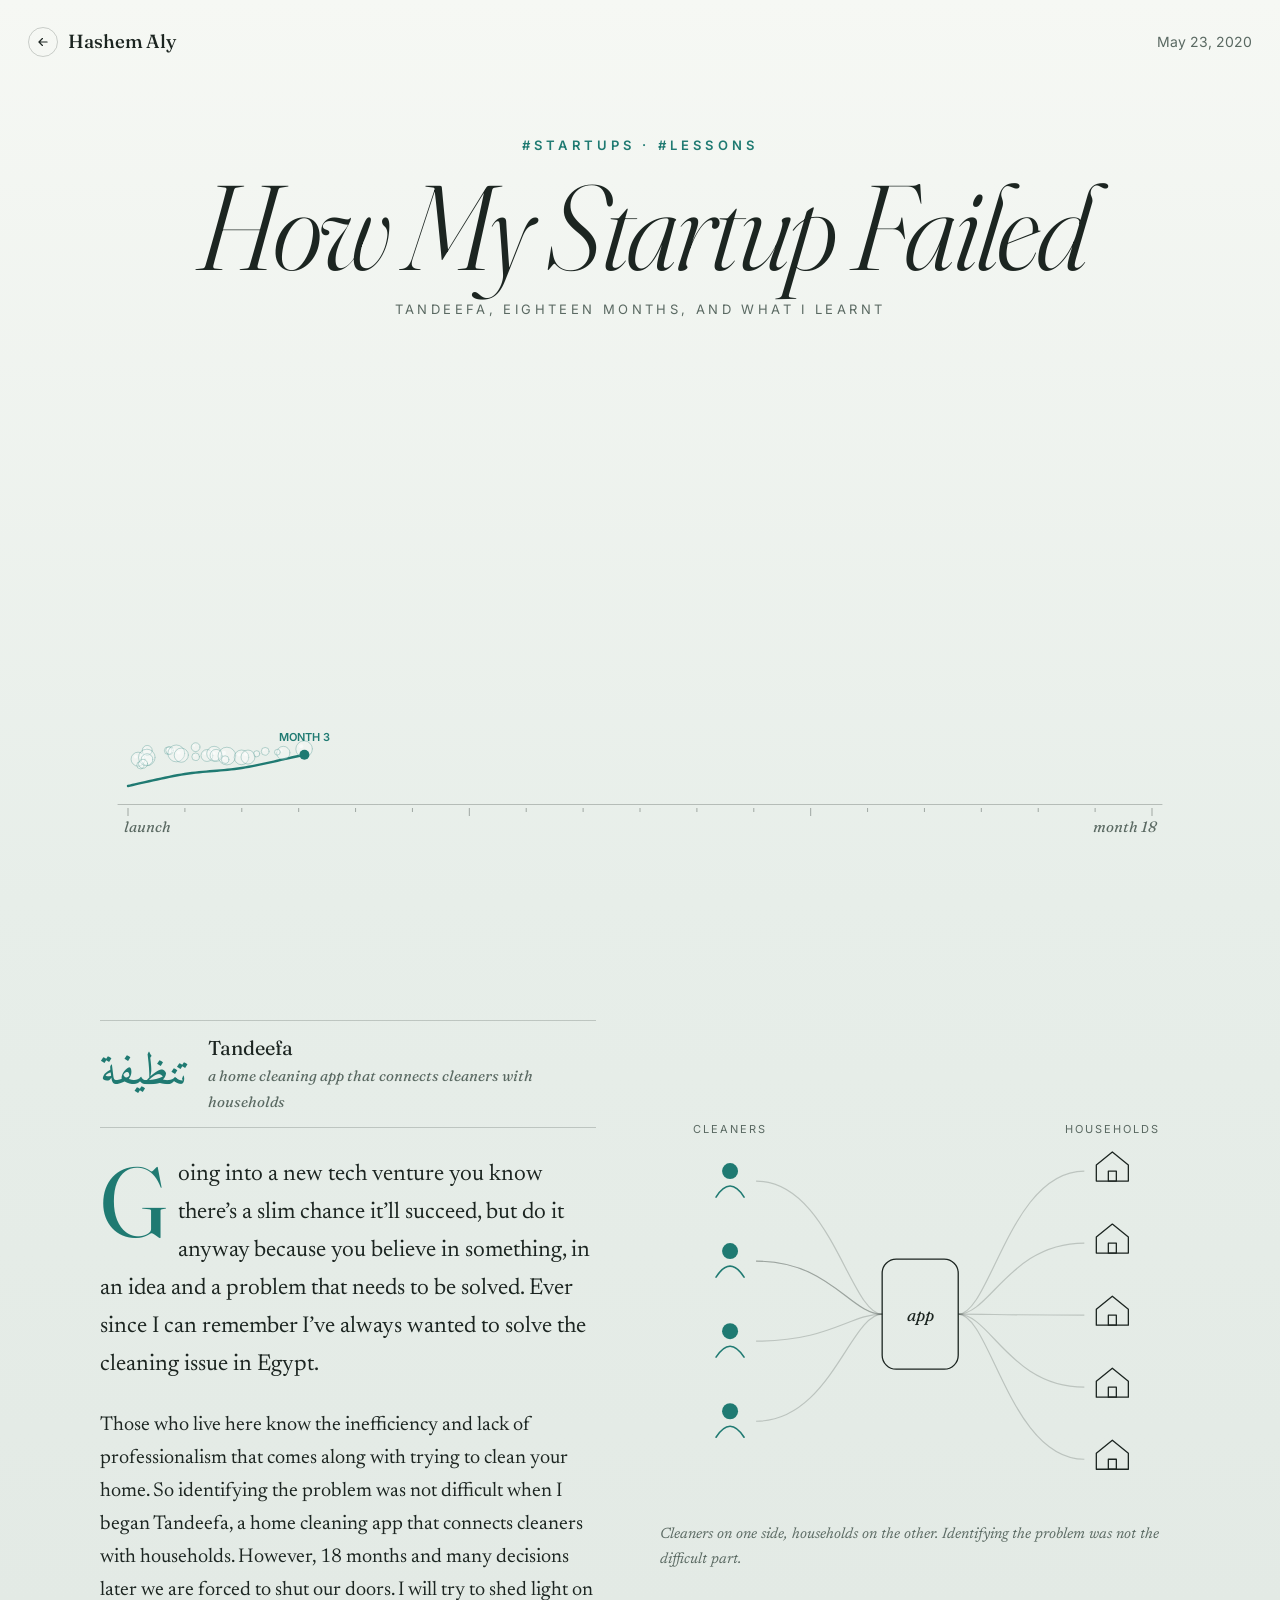
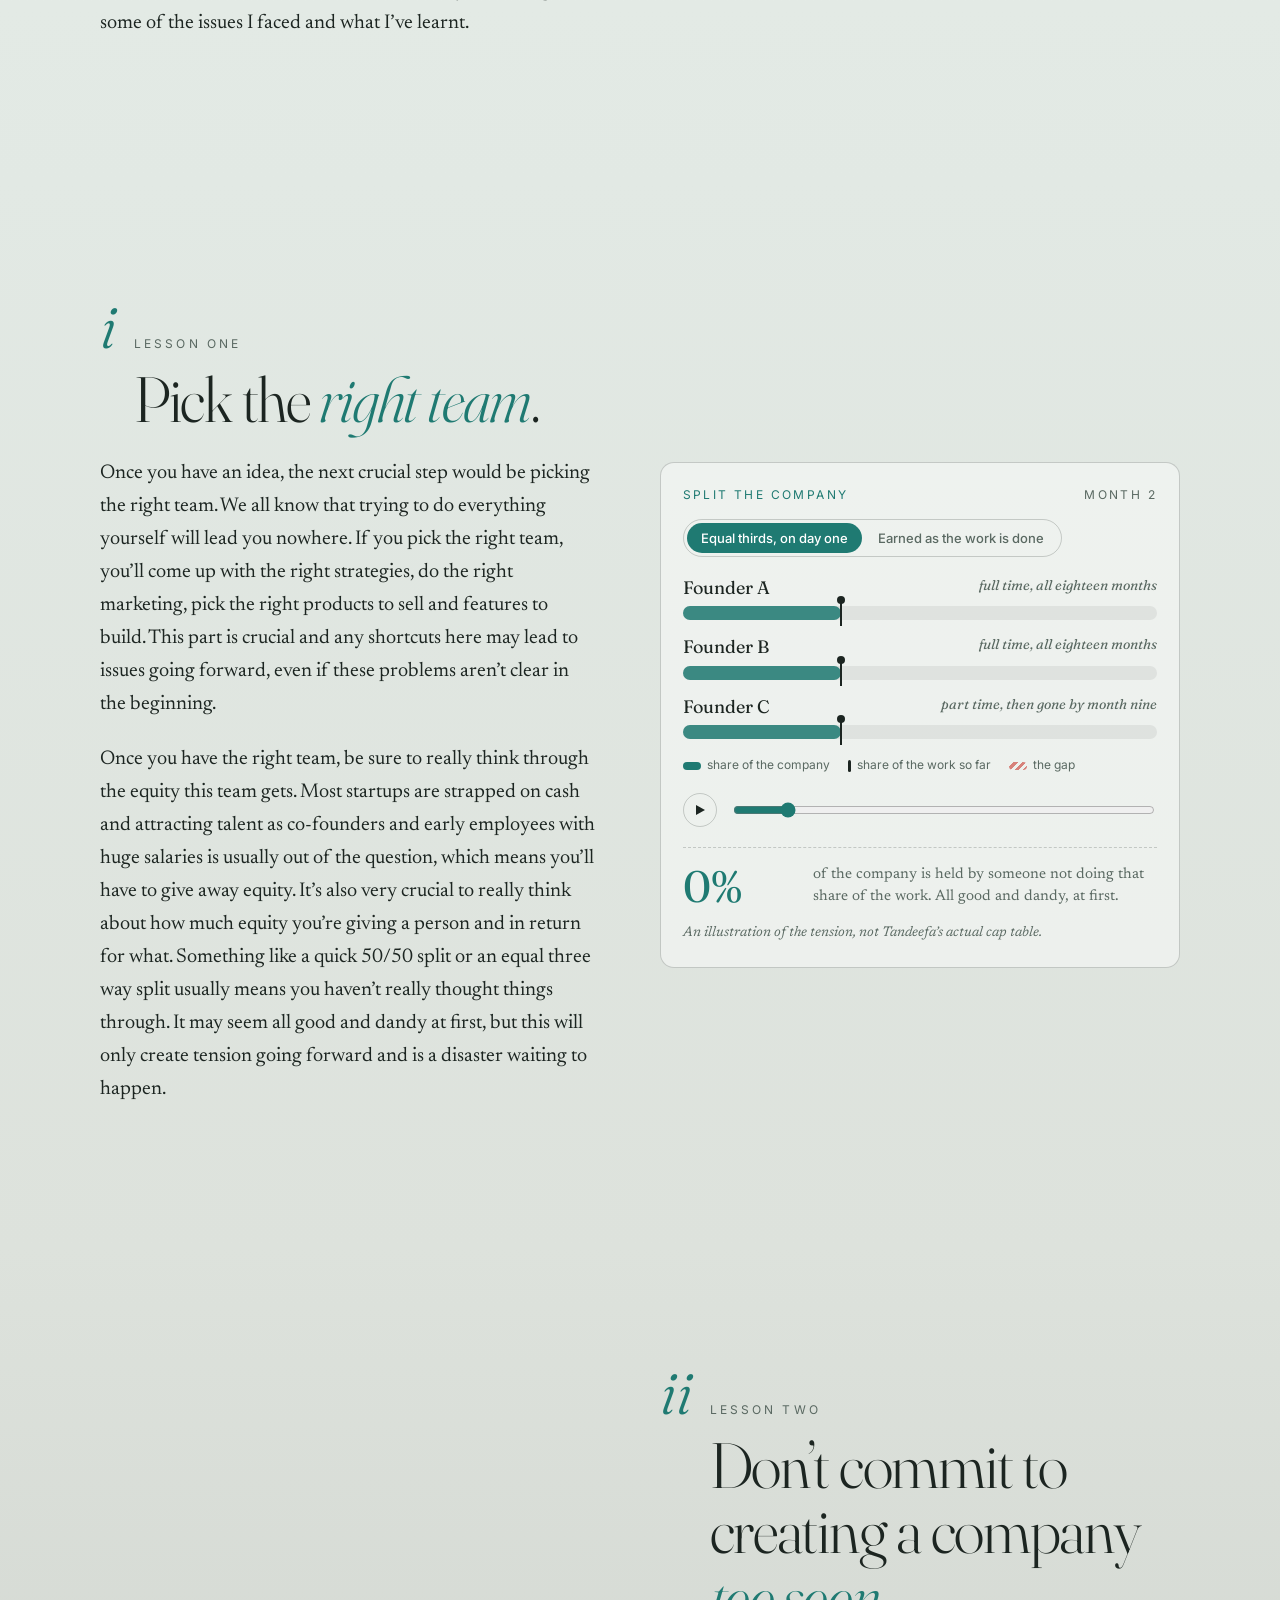
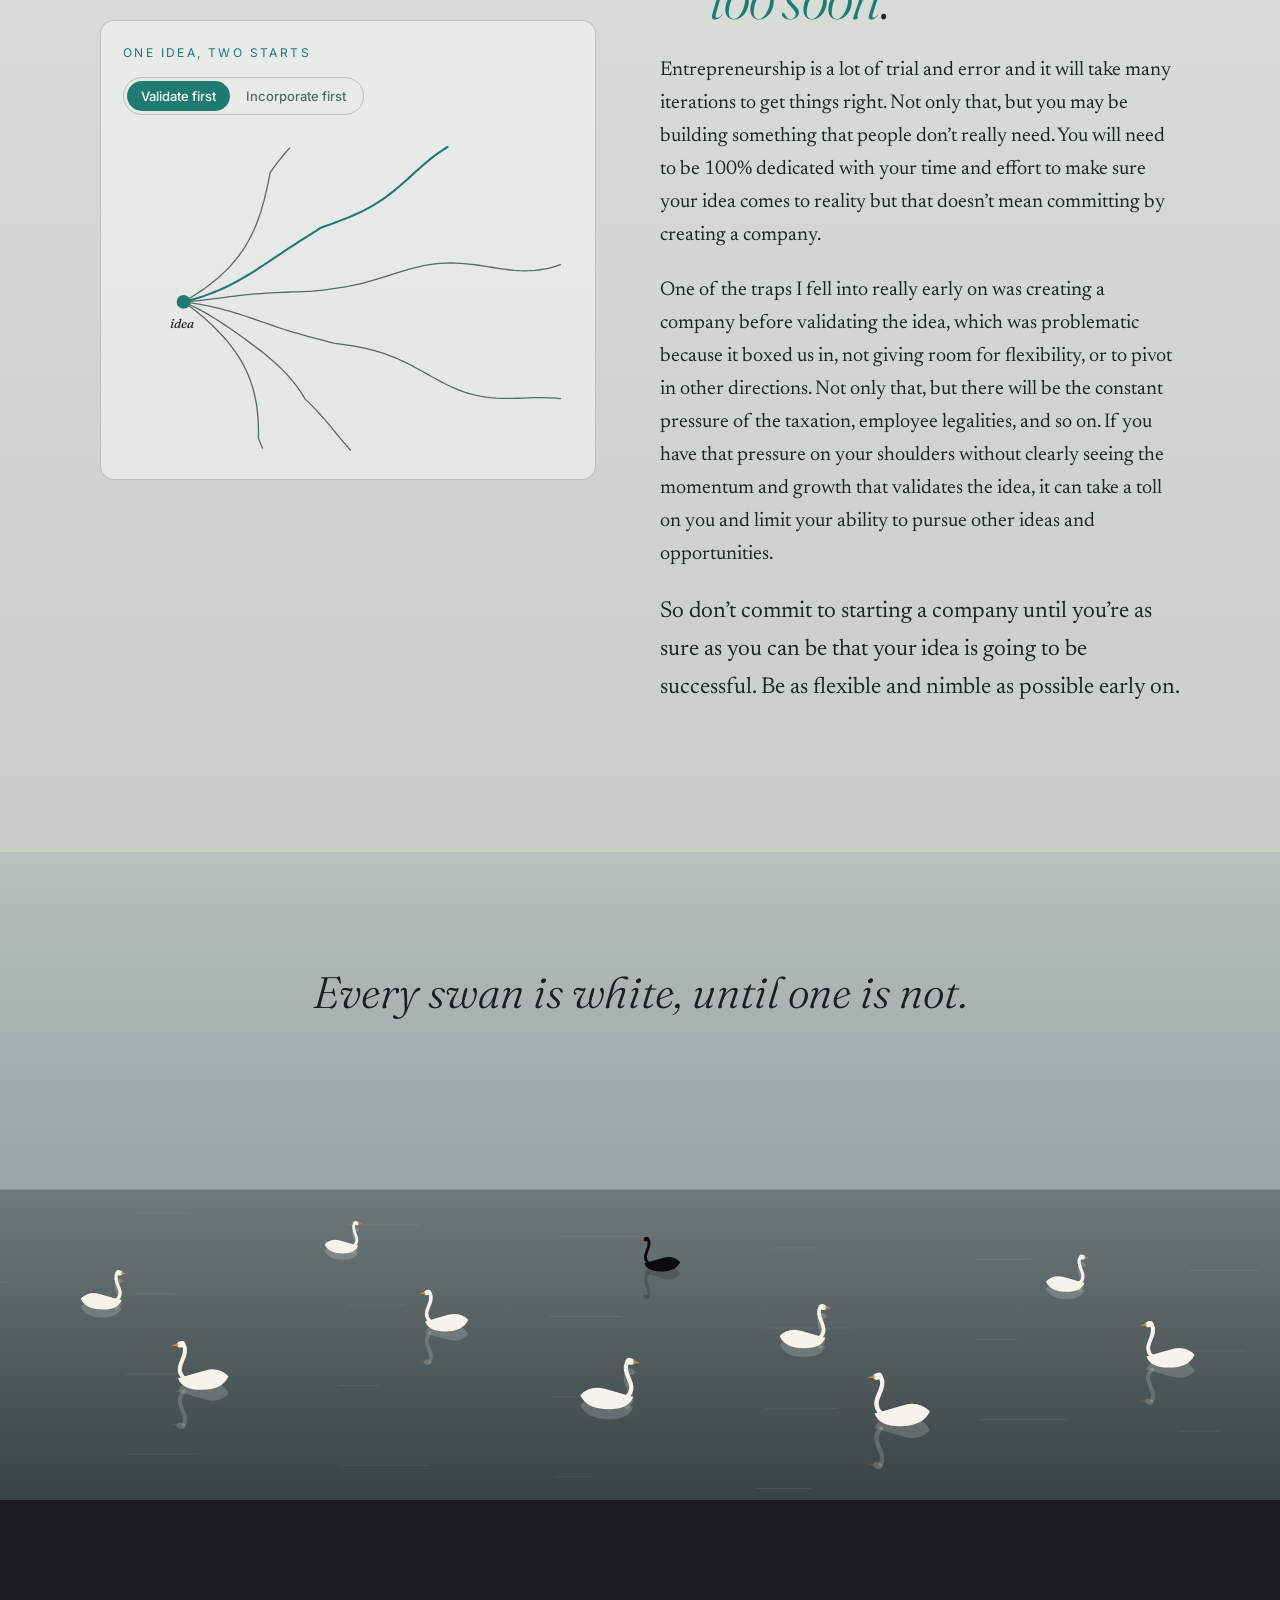
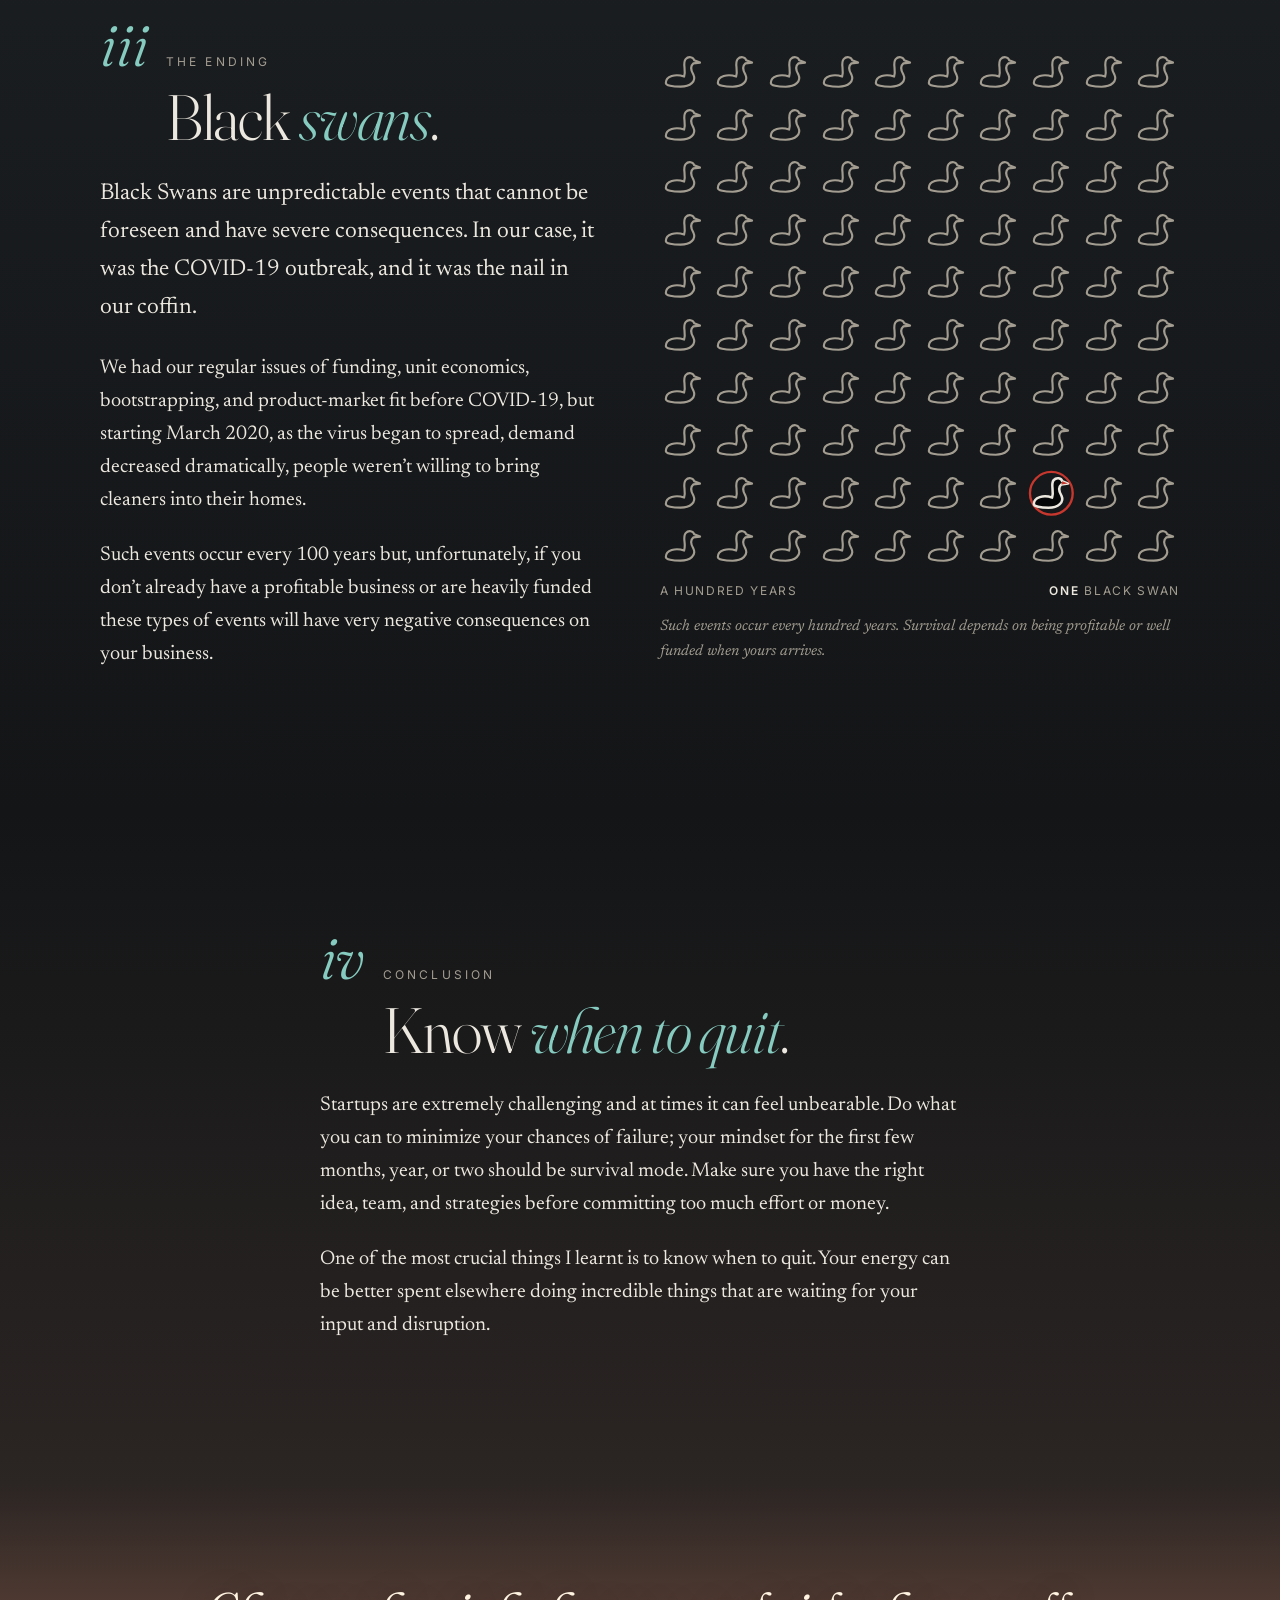
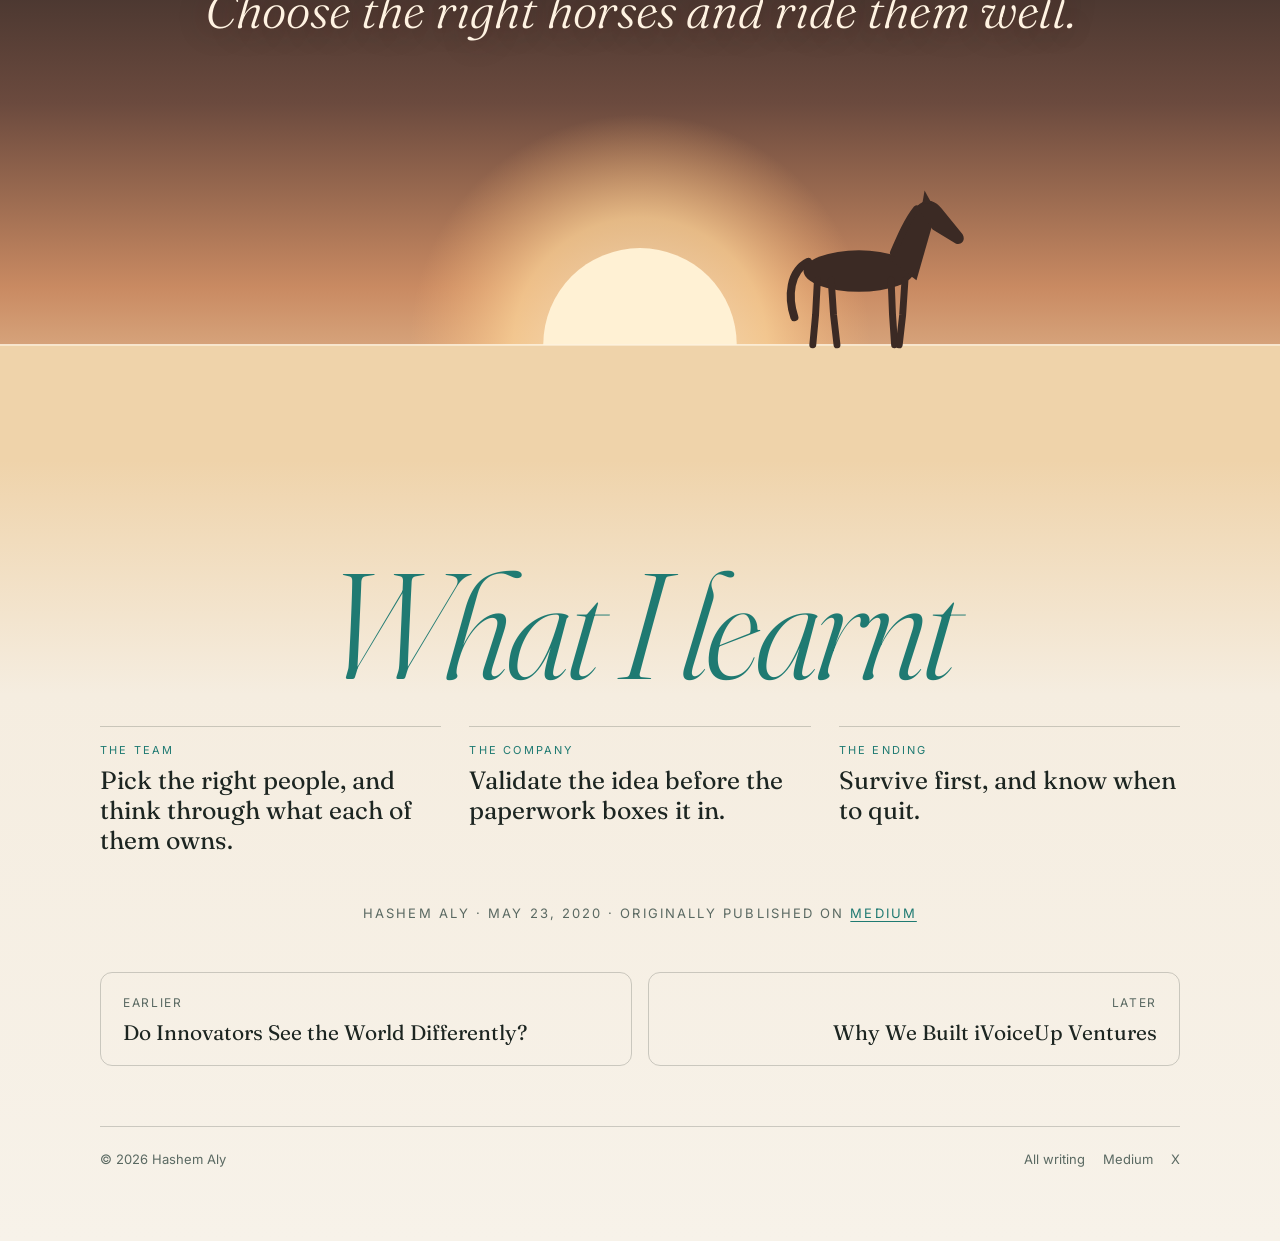
<file: thoughts/how-my-startup-failed/index.html>
<!doctype html>
<html lang="en">
<head>
<meta charset="utf-8">
<meta name="viewport" content="width=device-width, initial-scale=1">
<title>How My Startup Failed — Hashem Aly</title>
<meta name="description" content="Tandeefa set out to solve home cleaning in Egypt. Eighteen months later we shut our doors. The team, the timing, and the black swan that ended it.">
<meta property="og:title" content="How My Startup Failed">
<meta property="og:description" content="Tandeefa set out to solve home cleaning in Egypt. Eighteen months later we shut our doors. The team, the timing, and the black swan that ended it.">
<meta property="og:type" content="article">
<link rel="canonical" href="https://shoommii.github.io/thoughts/how-my-startup-failed/">
<link rel="preconnect" href="https://fonts.googleapis.com">
<link rel="preconnect" href="https://fonts.gstatic.com" crossorigin>
<link href="https://fonts.googleapis.com/css2?family=Amiri:wght@400;700&family=Fraunces:ital,opsz,wght@0,9..144,300..700;1,9..144,300..600&family=Newsreader:ital,opsz,wght@0,6..72,400..600;1,6..72,400..500&family=Inter:wght@400;500;600&display=swap" rel="stylesheet">
<link rel="icon" href="data:image/svg+xml,%3Csvg xmlns='http://www.w3.org/2000/svg' viewBox='0 0 32 32'%3E%3Ccircle cx='16' cy='16' r='14' fill='%231f7a72'/%3E%3Ccircle cx='12' cy='13' r='4' fill='none' stroke='%23f5f8f4' stroke-width='1.6'/%3E%3Ccircle cx='20' cy='18' r='5' fill='none' stroke='%23f5f8f4' stroke-width='1.6'/%3E%3C/svg%3E">
<style>
  :root {
    --day-fg: #1c2521;
    --day-muted: #5a6962;
    --day-acc: #1f7a72;
    --day-line: rgba(28, 37, 33, .2);
    --night-fg: #ece8df;
    --night-muted: #a39d91;
    --night-acc: #86cbbf;
    --night-line: rgba(236, 232, 223, .2);
    --beak: #c8372d;
  }
  * { box-sizing: border-box; }
  html { -webkit-text-size-adjust: 100%; scroll-behavior: smooth; }
  body {
    margin: 0; background: #f5f8f4; color: var(--day-fg);
    font-family: "Newsreader", Georgia, serif; font-size: 20px; line-height: 1.65;
    -webkit-font-smoothing: antialiased; overflow-x: hidden;
  }
  a { color: inherit; }
  .tone-day { --fg: var(--day-fg); --muted: var(--day-muted); --acc: var(--day-acc); --line: var(--day-line); color: var(--fg); }
  .tone-night { --fg: var(--night-fg); --muted: var(--night-muted); --acc: var(--night-acc); --line: var(--night-line); color: var(--fg); }

  section { position: relative; padding: 120px 24px; }
  .inner { max-width: 1080px; margin: 0 auto; position: relative; z-index: 1; }
  .text { max-width: 640px; }
  .grid { display: grid; grid-template-columns: minmax(0, 1fr) minmax(0, 1.05fr); gap: 64px; align-items: center; }
  .grid.flip > :first-child { order: 2; }

  /* ---------- top bar ---------- */
  .bar {
    position: absolute; top: 0; left: 0; right: 0; z-index: 5;
    display: flex; justify-content: space-between; align-items: center;
    padding: 26px 28px; font-family: "Inter", system-ui, sans-serif; font-size: 14px; color: var(--day-muted);
  }
  .bar a { text-decoration: none; display: inline-flex; align-items: center; gap: 10px; color: var(--day-fg); font-family: "Fraunces", Georgia, serif; font-size: 19px; font-weight: 500; letter-spacing: -.005em; font-variation-settings: "opsz" 36; }
  .bar .arrow { display: grid; place-items: center; width: 30px; height: 30px; border-radius: 50%; border: 1px solid var(--day-line); transition: all .25s; }
  .bar a:hover .arrow { background: var(--day-acc); border-color: var(--day-acc); color: #fff; transform: translateX(-3px); }

  /* ---------- margin nav ---------- */
  .margin {
    position: fixed; left: 22px; top: 50%; transform: translateY(-50%); z-index: 6;
    display: flex; flex-direction: column; gap: 14px; font-family: "Fraunces", serif; font-style: italic; font-size: 16px;
    opacity: 0; transition: opacity .6s;
  }
  .margin.show { opacity: 1; }
  .margin a { text-decoration: none; color: var(--mcolor, #5a6962); opacity: .45; transition: opacity .3s, transform .3s, color .6s; line-height: 1; }
  .margin a.on { opacity: 1; transform: scale(1.3); color: var(--macc, #1f7a72); }

  /* ---------- hero ---------- */
  .hero { height: 100vh; min-height: 640px; padding: 0; background: linear-gradient(#f6f8f4, #e7eee9); overflow: hidden; }
  #chart { position: absolute; inset: 0; width: 100%; height: 100%; display: block; }
  .hero .title { position: absolute; left: 0; right: 0; top: 15vh; text-align: center; z-index: 2; pointer-events: none; padding: 0 16px; }
  .kick { font-family: "Inter", system-ui, sans-serif; font-size: 13px; letter-spacing: .32em; text-transform: uppercase; font-weight: 600; color: var(--day-acc); opacity: 0; animation: rise 1.6s ease-out .3s forwards; }
  .hero h1 {
    font-family: "Fraunces", Georgia, serif; font-weight: 300; font-style: italic;
    font-size: clamp(54px, 9.4vw, 128px); line-height: .95; letter-spacing: -.03em; margin: 14px 0 14px;
    font-variation-settings: "opsz" 144; opacity: 0; animation: rise 1.8s ease-out .6s forwards;
  }
  .hero .sub { font-family: "Inter", system-ui, sans-serif; font-size: 13px; letter-spacing: .26em; text-transform: uppercase; color: var(--day-muted); opacity: 0; animation: rise 1.6s ease-out 1.1s forwards; }
  .hero .cap { position: absolute; left: 0; right: 0; bottom: 24px; text-align: center; z-index: 2; padding: 0 20px; font-style: italic; font-size: 15px; color: var(--day-muted); opacity: 0; transition: opacity 1.2s; }
  .hero .cap.show { opacity: 1; }
  @keyframes rise { from { opacity: 0; transform: translateY(16px); } to { opacity: 1; transform: none; } }

  /* ---------- section heads ---------- */
  .head { display: flex; align-items: baseline; gap: 18px; margin-bottom: 26px; }
  .num { font-family: "Fraunces", serif; font-style: italic; font-weight: 300; font-size: 60px; line-height: .8; color: var(--acc); }
  .label { font-family: "Inter", system-ui, sans-serif; font-size: 12px; letter-spacing: .26em; text-transform: uppercase; color: var(--muted); }
  h2 { font-family: "Fraunces", Georgia, serif; font-weight: 300; font-size: clamp(38px, 5.2vw, 64px); line-height: 1.02; letter-spacing: -.02em; margin: 6px 0 0; font-variation-settings: "opsz" 144; }
  h2 em { color: var(--acc); }
  p { margin: 0 0 1.1em; }
  .lead { font-size: 23px; }
  .muted { color: var(--muted); }
  .dropcap::first-letter { float: left; font-family: "Fraunces", serif; font-size: 4.3em; line-height: .8; padding: .06em .1em 0 0; color: var(--acc); }

  /* ---------- prologue ---------- */
  .namesake { display: flex; align-items: center; gap: 18px; margin: 0 0 28px; padding: 14px 0; border-top: 1px solid var(--line); border-bottom: 1px solid var(--line); }
  .namesake .ar-name { font-family: "Amiri", serif; font-size: 44px; line-height: 1; color: var(--acc); }
  .namesake .who { font-family: "Fraunces", serif; font-size: 20px; line-height: 1.3; }
  .namesake .who .muted { font-style: italic; font-size: 15px; }

  /* ---------- diagrams ---------- */
  svg.dg { width: 100%; height: auto; display: block; overflow: visible; }
  .dg text { font-family: "Fraunces", Georgia, serif; font-style: italic; font-size: 15px; fill: var(--muted); }
  .dg text.fg { fill: var(--fg); }
  .dg text.ac { fill: var(--acc); }
  .dg text.sc { font-family: "Inter", sans-serif; font-style: normal; font-size: 11px; letter-spacing: .18em; text-transform: uppercase; }
  .dg .ln { fill: none; stroke: var(--line); stroke-width: 1.2; }
  .dg .al { fill: none; stroke: var(--acc); stroke-width: 1.6; stroke-linecap: round; stroke-linejoin: round; }
  .dg .fg-s { fill: none; stroke: var(--fg); stroke-width: 1.3; stroke-linecap: round; stroke-linejoin: round; }
  .dg .fa { fill: var(--acc); }
  .draw { stroke-dasharray: var(--len, 2000); stroke-dashoffset: var(--len, 2000); transition: stroke-dashoffset 2.2s cubic-bezier(.6, .1, .2, 1); }
  .in .draw { stroke-dashoffset: 0; }
  .pop { opacity: 0; transition: opacity .9s ease; }
  .in .pop { opacity: 1; }
  figure { margin: 0; }
  figcaption { font-style: italic; font-size: 15px; color: var(--muted); margin-top: 14px; }

  /* marketplace */
  .trip { animation: trip 4.8s cubic-bezier(.5, .05, .4, 1) infinite; animation-play-state: paused; opacity: 0; }
  .in .trip { animation-play-state: running; }
  @keyframes trip { 0% { offset-distance: 0%; opacity: 0; } 10% { opacity: 1; } 60% { offset-distance: 100%; opacity: 1; } 70%, 100% { offset-distance: 100%; opacity: 0; } }

  /* ---------- widgets ---------- */
  .widget { border: 1px solid var(--line); border-radius: 14px; padding: 22px; background: rgba(255, 255, 255, .45); }
  .tone-night .widget { background: rgba(255, 255, 255, .03); }
  .widget .k { font-family: "Inter", sans-serif; font-size: 12px; letter-spacing: .2em; text-transform: uppercase; color: var(--acc); margin-bottom: 14px; display: flex; justify-content: space-between; gap: 12px; flex-wrap: wrap; }
  .seg { display: inline-flex; border: 1px solid var(--line); border-radius: 999px; padding: 3px; gap: 2px; flex-wrap: wrap; }
  .seg button {
    appearance: none; border: 0; background: transparent; color: var(--muted); font: 500 13px "Inter", sans-serif;
    padding: 7px 14px; border-radius: 999px; cursor: pointer; transition: background .25s, color .25s;
  }
  .seg button[aria-pressed="true"] { background: var(--acc); color: #fff; }
  .tone-night .seg button[aria-pressed="true"] { color: #10201d; }
  .seg button:focus-visible, .play:focus-visible, input[type=range]:focus-visible { outline: 2px solid var(--acc); outline-offset: 2px; }

  .founders { display: grid; gap: 16px; margin: 20px 0 8px; }
  .fd .nm { display: flex; justify-content: space-between; gap: 10px; font-family: "Fraunces", serif; font-size: 18px; line-height: 1.25; }
  .fd .nm .muted { font-style: italic; font-size: 14px; }
  .track { position: relative; height: 14px; border-radius: 7px; background: rgba(28, 37, 33, .07); margin-top: 7px; overflow: visible; }
  .track .eq { position: absolute; left: 0; top: 0; bottom: 0; border-radius: 7px; background: var(--acc); opacity: .85; transition: width .25s; }
  .track .gap { position: absolute; top: -3px; bottom: -3px; background: repeating-linear-gradient(-45deg, rgba(200, 55, 45, .55) 0 3px, transparent 3px 6px); border-radius: 3px; transition: left .25s, width .25s; }
  .track .work { position: absolute; top: -6px; bottom: -6px; width: 2px; background: var(--fg); transition: left .25s; }
  .track .work::after { content: ""; position: absolute; top: -4px; left: -3px; width: 8px; height: 8px; border-radius: 50%; background: var(--fg); }
  .legend { display: flex; flex-wrap: wrap; gap: 6px 18px; font-family: "Inter", sans-serif; font-size: 12px; color: var(--muted); margin-top: 16px; }
  .legend i { display: inline-block; width: 18px; height: 8px; border-radius: 4px; vertical-align: middle; margin-right: 6px; }
  .scrub { display: flex; align-items: center; gap: 14px; margin-top: 18px; font-family: "Inter", sans-serif; font-size: 13px; color: var(--muted); font-variant-numeric: tabular-nums; }
  .scrub input { flex: 1; accent-color: var(--acc); }
  .play { appearance: none; width: 34px; height: 34px; border-radius: 50%; border: 1px solid var(--line); background: transparent; color: var(--fg); display: grid; place-items: center; cursor: pointer; flex: none; }
  .play:hover { border-color: var(--acc); color: var(--acc); }
  .tension { display: grid; grid-template-columns: auto 1fr; gap: 16px; align-items: center; margin-top: 20px; padding-top: 16px; border-top: 1px dashed var(--line); }
  .tension .v { font-family: "Fraunces", serif; font-size: 44px; line-height: 1; color: var(--beak); font-variant-numeric: tabular-nums; min-width: 2.6em; transition: color .3s; }
  .tension .v.calm { color: var(--acc); }
  .tension p { margin: 0; font-size: 15px; line-height: 1.45; color: var(--muted); }
  .note { font-size: 14px; color: var(--muted); font-style: italic; margin: 14px 0 0; }

  .branches .wall { fill: none; stroke: var(--fg); stroke-width: 2; stroke-linecap: round; transition: opacity .6s; }
  .branches .br { fill: none; stroke: var(--muted); stroke-width: 1.5; stroke-linecap: round; stroke-linejoin: round; }
  .branches .br.piv { stroke: var(--acc); stroke-width: 2.4; }
  .branches .hit { fill: none; stroke: var(--beak); stroke-width: 2; stroke-linecap: round; transition: opacity .4s; }
  .branches .fade { transition: opacity .6s; }

  /* ---------- lake band ---------- */
  .lake { padding: 0; height: 72vh; min-height: 440px; overflow: hidden; background: linear-gradient(#b9c0bd 0%, #9aa4a3 52%, #6e7979 52.2%, #3a4244 100%); }
  #lake { position: absolute; inset: 0; width: 100%; height: 100%; display: block; }
  .lake .line {
    position: absolute; left: 0; right: 0; top: 16%; text-align: center; z-index: 2; padding: 0 20px;
    font-family: "Fraunces", serif; font-style: italic; font-weight: 300; font-size: clamp(26px, 3.6vw, 44px); color: #1b1e22;
  }

  /* ---------- hundred years ---------- */
  .years { display: grid; grid-template-columns: repeat(10, 1fr); gap: 6px; }
  .years svg { width: 100%; height: auto; display: block; opacity: 0; transform: scale(.6); transition: opacity .5s, transform .5s; }
  .in .years svg { opacity: 1; transform: none; }
  .years .sw { fill: none; stroke: var(--night-muted); stroke-width: 1.1; stroke-linejoin: round; }
  .years .bk .sw { fill: #050607; stroke: var(--night-fg); stroke-width: 1.3; }
  .years .bk .bk-beak { fill: var(--beak); }
  .years .bk { position: relative; }
  .years .ring { fill: none; stroke: var(--beak); stroke-width: 1.2; transform-box: fill-box; transform-origin: center; animation: ring 2.6s ease-out infinite; }
  @keyframes ring { 0% { transform: scale(.5); opacity: .9; } 100% { transform: scale(1.6); opacity: 0; } }
  .years-cap { display: flex; justify-content: space-between; gap: 12px; margin-top: 12px; font-family: "Inter", sans-serif; font-size: 12px; letter-spacing: .14em; text-transform: uppercase; color: var(--muted); }
  .years-cap b { color: var(--night-fg); font-weight: 600; }

  /* ---------- dawn band ---------- */
  .dawn { padding: 0; height: 64vh; min-height: 400px; overflow: hidden; background: linear-gradient(#2b2523 0%, #6b4a3e 38%, #c98a62 70%, #efd3aa 100%); }
  .dawn svg { position: absolute; left: 0; right: 0; bottom: 0; width: 100%; height: 100%; }
  .dawn .sun { transform: translateY(120px); transition: transform 3.5s cubic-bezier(.2, .8, .2, 1); }
  .dawn.in .sun { transform: none; }
  .dawn .horse { opacity: 0; transition: opacity 1.4s 1.2s; }
  .dawn.in .horse { opacity: 1; }
  .dawn .line {
    position: absolute; left: 0; right: 0; top: 17%; text-align: center; z-index: 2; padding: 0 20px;
    font-family: "Fraunces", serif; font-style: italic; font-weight: 300; font-size: clamp(28px, 4vw, 50px); line-height: 1.15; color: #fff3e2;
    text-shadow: 0 2px 30px rgba(60, 20, 10, .45);
  }

  /* ---------- lessons + coda ---------- */
  .trio { display: grid; grid-template-columns: repeat(3, 1fr); gap: 28px; margin-top: 10px; }
  .trio > div { border-top: 1px solid var(--line); padding-top: 14px; }
  .trio .k { font-family: "Inter", sans-serif; font-size: 11px; letter-spacing: .2em; text-transform: uppercase; color: var(--acc); }
  .trio h3 { font-family: "Fraunces", serif; font-weight: 400; font-size: 25px; line-height: 1.2; margin: 6px 0 0; }
  .coda { text-align: center; padding-top: 90px; padding-bottom: 60px; }
  .coda .big { font-family: "Fraunces", Georgia, serif; font-style: italic; font-weight: 300; font-size: clamp(64px, 12vw, 150px); line-height: 1; letter-spacing: -.03em; color: var(--acc); font-variation-settings: "opsz" 144; margin-bottom: 26px; }
  .coda .big span { display: inline-block; opacity: 0; transform: translateY(20px); transition: opacity 1.4s, transform 1.4s; }
  .coda.in .big span { opacity: 1; transform: none; }
  .coda .trio { text-align: left; }
  .sig { font-family: "Inter", sans-serif; font-size: 13px; letter-spacing: .16em; text-transform: uppercase; color: var(--muted); margin-top: 48px; }
  .sig a { color: var(--acc); text-underline-offset: 3px; }
  .next { display: grid; grid-template-columns: 1fr 1fr; gap: 16px; margin: 48px 0 0; text-align: left; }
  .next a { display: block; text-decoration: none; border: 1px solid var(--line); border-radius: 12px; padding: 20px 22px; transition: border-color .25s, transform .25s; }
  .next a:hover { border-color: var(--acc); transform: translateY(-2px); }
  .next .k { font-family: "Inter", sans-serif; font-size: 12px; letter-spacing: .14em; text-transform: uppercase; color: var(--muted); }
  .next .t { font-family: "Fraunces", Georgia, serif; font-size: 21px; line-height: 1.25; margin-top: 6px; }
  .next .r { text-align: right; }
  footer { display: flex; flex-wrap: wrap; justify-content: space-between; gap: 12px; max-width: 1080px; margin: 60px auto 0; padding: 22px 0 10px; border-top: 1px solid var(--line); font-family: "Inter", sans-serif; font-size: 13px; color: var(--muted); }
  footer nav { display: flex; gap: 18px; }
  footer a { text-decoration: none; }
  footer a:hover { color: var(--fg); }

  .rv { opacity: 0; transform: translateY(18px); transition: opacity 1s ease, transform 1s ease; }
  .rv.in { opacity: 1; transform: none; }

  @media (max-width: 900px) {
    .grid, .grid.flip { grid-template-columns: 1fr; gap: 36px; }
    .grid.flip > :first-child { order: 0; }
    .margin { display: none; }
    .trio { grid-template-columns: 1fr; gap: 18px; }
  }
  @media (max-width: 640px) {
    body { font-size: 18px; }
    section { padding: 84px 16px; }
    .bar { padding: 20px 16px; }
    .lead { font-size: 20px; }
    .num { font-size: 48px; }
    .dg text { font-size: 19px; }
    .dg text.sc { font-size: 13px; }
    .widget { padding: 18px 16px; }
    .years { gap: 3px; }
    .seg { display: grid; border-radius: 18px; }
    .seg button { border-radius: 14px; }
    .next { grid-template-columns: 1fr; }
    .next .r { text-align: left; }
  }
  @media (prefers-reduced-motion: reduce) {
    *, *::before, *::after { animation-duration: .01ms !important; animation-iteration-count: 1 !important; transition-duration: .01ms !important; }
    .trip { display: none; }
  }
</style>
</head>
<body>

<nav class="margin" id="margin" aria-label="Sections">
  <a href="#tandeefa" title="Tandeefa">·</a>
  <a href="#team" title="Pick the right team">i</a>
  <a href="#company" title="Don’t commit to creating a company too soon">ii</a>
  <a href="#swans" title="Black swans">iii</a>
  <a href="#conclusion" title="Conclusion">iv</a>
</nav>

<!-- ============================== HERO ============================== -->
<section class="hero tone-day" aria-label="How My Startup Failed">
  <div class="bar">
    <a href="../../"><span class="arrow"><svg width="14" height="14" viewBox="0 0 24 24" fill="none" stroke="currentColor" stroke-width="2" stroke-linecap="round" stroke-linejoin="round"><path d="M19 12H5M11 18l-6-6 6-6"/></svg></span>Hashem Aly</a>
    <span><time datetime="2020-05-23">May 23, 2020</time></span>
  </div>
  <canvas id="chart" aria-hidden="true"></canvas>
  <div class="title">
    <div class="kick">#startups · #lessons</div>
    <h1>How My Startup Failed</h1>
    <div class="sub">Tandeefa, eighteen months, and what I learnt</div>
  </div>
  <p class="cap" id="cap">Eighteen months of building, and in March 2020, one black swan.</p>
</section>

<main id="doc">

<!-- ============================== TANDEEFA ============================== -->
<section id="tandeefa" class="tone-day" style="background: linear-gradient(#e7eee9, #e2e9e4)">
  <div class="inner grid">
    <div class="text">
      <div class="namesake rv"><span class="ar-name" lang="ar">تنظيفة</span><span class="who">Tandeefa<br><span class="muted">a home cleaning app that connects cleaners with households</span></span></div>
      <p class="dropcap lead rv">Going into a new tech venture you know there’s a slim chance it’ll succeed, but do it anyway because you believe in something, in an idea and a problem that needs to be solved. Ever since I can remember I’ve always wanted to solve the cleaning issue in Egypt.</p>
      <p class="rv">Those who live here know the inefficiency and lack of professionalism that comes along with trying to clean your home. So identifying the problem was not difficult when I began Tandeefa, a home cleaning app that connects cleaners with households. However, 18 months and many decisions later we are forced to shut our doors. I will try to shed light on some of the issues I faced and what I’ve learnt.</p>
    </div>
    <figure class="rv" data-fig>
      <svg class="dg" viewBox="0 0 520 400" role="img" aria-label="Cleaners on the left and households on the right, matched one by one through the app in the middle">
        <g id="market"></g>
      </svg>
      <figcaption>Cleaners on one side, households on the other. Identifying the problem was not the difficult part.</figcaption>
    </figure>
  </div>
</section>

<!-- ============================== TEAM ============================== -->
<section id="team" class="tone-day" style="background: linear-gradient(#e2e9e4, #dde2dc)">
  <div class="inner grid">
    <div class="text">
      <div class="head rv"><span class="num">i</span><div><span class="label">Lesson one</span><h2>Pick the <em>right team</em>.</h2></div></div>
      <p class="rv">Once you have an idea, the next crucial step would be picking the right team. We all know that trying to do everything yourself will lead you nowhere. If you pick the right team, you’ll come up with the right strategies, do the right marketing, pick the right products to sell and features to build. This part is crucial and any shortcuts here may lead to issues going forward, even if these problems aren’t clear in the beginning.</p>
      <p class="rv">Once you have the right team, be sure to really think through the equity this team gets. Most startups are strapped on cash and attracting talent as co-founders and early employees with huge salaries is usually out of the question, which means you’ll have to give away equity. It’s also very crucial to really think about how much equity you’re giving a person and in return for what. Something like a quick 50/50 split or an equal three way split usually means you haven’t really thought things through. It may seem all good and dandy at first, but this will only create tension going forward and is a disaster waiting to happen.</p>
    </div>
    <div class="widget rv" id="equity" aria-label="Equity split demonstration">
      <div class="k"><span>Split the company</span><span class="muted" id="eq-month">Month 0</span></div>
      <div class="seg" role="group" aria-label="How equity is split">
        <button type="button" data-mode="equal" aria-pressed="true">Equal thirds, on day one</button>
        <button type="button" data-mode="earned" aria-pressed="false">Earned as the work is done</button>
      </div>
      <div class="founders" id="founders"></div>
      <div class="legend"><span><i style="background:var(--acc)"></i>share of the company</span><span><i style="background:var(--fg);width:3px;height:12px;border-radius:2px"></i>share of the work so far</span><span><i style="background:repeating-linear-gradient(-45deg,rgba(200,55,45,.6) 0 3px,transparent 3px 6px)"></i>the gap</span></div>
      <div class="scrub">
        <button class="play" type="button" id="eq-play" aria-label="Play eighteen months"><svg width="12" height="12" viewBox="0 0 12 12"><path d="M2 1l9 5-9 5z" fill="currentColor"/></svg></button>
        <input type="range" id="eq-t" min="0" max="18" step="0.1" value="0" aria-label="Month">
      </div>
      <div class="tension">
        <div class="v" id="eq-v">0%</div>
        <p id="eq-p">of the company is held by someone who is not doing that share of the work.</p>
      </div>
      <p class="note">An illustration of the tension, not Tandeefa’s actual cap table.</p>
    </div>
  </div>
</section>

<!-- ============================== COMPANY TOO SOON ============================== -->
<section id="company" class="tone-day" style="background: linear-gradient(#dde2dc, #c9cdc7)">
  <div class="inner grid flip">
    <div class="text">
      <div class="head rv"><span class="num">ii</span><div><span class="label">Lesson two</span><h2>Don’t commit to creating a company <em>too soon</em>.</h2></div></div>
      <p class="rv">Entrepreneurship is a lot of trial and error and it will take many iterations to get things right. Not only that, but you may be building something that people don’t really need. You will need to be 100% dedicated with your time and effort to make sure your idea comes to reality but that doesn’t mean committing by creating a company.</p>
      <p class="rv">One of the traps I fell into really early on was creating a company before validating the idea, which was problematic because it boxed us in, not giving room for flexibility, or to pivot in other directions. Not only that, but there will be the constant pressure of the taxation, employee legalities, and so on. If you have that pressure on your shoulders without clearly seeing the momentum and growth that validates the idea, it can take a toll on you and limit your ability to pursue other ideas and opportunities.</p>
      <p class="rv lead">So don’t commit to starting a company until you’re as sure as you can be that your idea is going to be successful. Be as flexible and nimble as possible early on.</p>
    </div>
    <div class="widget rv" data-fig>
      <div class="k"><span>One idea, two starts</span></div>
      <div class="seg" role="group" aria-label="How the idea starts">
        <button type="button" data-box="0" aria-pressed="true">Validate first</button>
        <button type="button" data-box="1" aria-pressed="false">Incorporate first</button>
      </div>
      <svg class="dg branches" id="branches" viewBox="0 0 520 380" role="img" aria-label="An idea sends out paths in every direction. Validated first, one path becomes a pivot. Incorporated first, a box of taxation and employee legalities stops every path at its walls" style="margin-top:14px"></svg>
    </div>
  </div>
</section>

<!-- ============================== LAKE ============================== -->
<section class="lake" id="lakeband" aria-hidden="true">
  <canvas id="lake"></canvas>
  <div class="line">Every swan is white, until one is not.</div>
</section>

<!-- ============================== BLACK SWANS ============================== -->
<section id="swans" class="tone-night" style="background: linear-gradient(#1b1e21, #131517)">
  <div class="inner grid">
    <div class="text">
      <div class="head rv"><span class="num">iii</span><div><span class="label">The ending</span><h2>Black <em>swans</em>.</h2></div></div>
      <p class="rv lead">Black Swans are unpredictable events that cannot be foreseen and have severe consequences. In our case, it was the COVID-19 outbreak, and it was the nail in our coffin.</p>
      <p class="rv">We had our regular issues of funding, unit economics, bootstrapping, and product-market fit before COVID-19, but starting March 2020, as the virus began to spread, demand decreased dramatically, people weren’t willing to bring cleaners into their homes.</p>
      <p class="rv">Such events occur every 100 years but, unfortunately, if you don’t already have a profitable business or are heavily funded these types of events will have very negative consequences on your business.</p>
    </div>
    <figure class="rv" data-fig>
      <div class="years" id="years" role="img" aria-label="One hundred swans for one hundred years: ninety-nine white, one black"></div>
      <div class="years-cap"><span>A hundred years</span><span><b>One</b> black swan</span></div>
      <figcaption>Such events occur every hundred years. Survival depends on being profitable or well funded when yours arrives.</figcaption>
    </figure>
  </div>
</section>

<!-- ============================== CONCLUSION ============================== -->
<section id="conclusion" class="tone-night" style="background: linear-gradient(#131517, #2b2523)">
  <div class="inner">
    <div class="text rv" style="margin:0 auto">
      <div class="head"><span class="num">iv</span><div><span class="label">Conclusion</span><h2>Know <em>when to quit</em>.</h2></div></div>
      <p>Startups are extremely challenging and at times it can feel unbearable. Do what you can to minimize your chances of failure; your mindset for the first few months, year, or two should be survival mode. Make sure you have the right idea, team, and strategies before committing too much effort or money.</p>
      <p>One of the most crucial things I learnt is to know when to quit. Your energy can be better spent elsewhere doing incredible things that are waiting for your input and disruption.</p>
    </div>
  </div>
</section>

<!-- ============================== DAWN ============================== -->
<section class="dawn" id="dawn">
  <div class="line">Choose the right horses and ride them well.</div>
  <svg viewBox="0 0 1200 500" preserveAspectRatio="xMidYMax slice" aria-hidden="true">
    <defs>
      <radialGradient id="sunG" cx="50%" cy="50%" r="50%"><stop offset="0" stop-color="#fff4dc"/><stop offset=".55" stop-color="#ffd79a"/><stop offset="1" stop-color="#ffb877" stop-opacity="0"/></radialGradient>
    </defs>
    <g class="sun"><circle cx="600" cy="400" r="200" fill="url(#sunG)" opacity=".7"/><circle cx="600" cy="400" r="84" fill="#fff1d4"/></g>
    <rect x="0" y="400" width="1200" height="100" fill="#efd3aa"/>
    <path d="M0 400 H1200" stroke="#fff4e2" stroke-width="1.5" opacity=".8"/>
    <g class="horse" id="horse" transform="translate(790 336)"></g>
  </svg>
</section>

<!-- ============================== CODA ============================== -->
<section class="coda tone-day" id="coda" style="background: linear-gradient(#efd3aa, #f5ede0 30%, #f7f2e9)">
  <div class="inner">
    <div class="big"><span>What I learnt</span></div>
    <div class="trio">
      <div class="rv"><div class="k">The team</div><h3>Pick the right people, and think through what each of them owns.</h3></div>
      <div class="rv" style="transition-delay:.15s"><div class="k">The company</div><h3>Validate the idea before the paperwork boxes it in.</h3></div>
      <div class="rv" style="transition-delay:.3s"><div class="k">The ending</div><h3>Survive first, and know when to quit.</h3></div>
    </div>
    <div class="sig">Hashem Aly · May 23, 2020 · Originally published on <a href="https://medium.com/@shoomi/how-my-startup-failed-82c84f445f4c" target="_blank" rel="noopener">Medium</a></div>
    <nav class="next" aria-label="More essays">
      <a href="../do-innovators-see-the-world-differently/"><div class="k">Earlier</div><div class="t">Do Innovators See the World Differently?</div></a>
      <a class="r" href="../why-we-built-ivoiceup-ventures/"><div class="k">Later</div><div class="t">Why We Built iVoiceUp Ventures</div></a>
    </nav>
    <footer>
      <span>© <span id="yr"></span> Hashem Aly</span>
      <nav>
        <a href="../../">All writing</a>
        <a href="https://medium.com/@shoomi" target="_blank" rel="noopener">Medium</a>
        <a href="https://x.com/shooommi" target="_blank" rel="noopener">X</a>
      </nav>
    </footer>
  </div>
</section>

</main>

<script>
(() => {
  const NS = "http://www.w3.org/2000/svg";
  const reduce = matchMedia("(prefers-reduced-motion: reduce)").matches;
  const el = (tag, attrs, parent) => {
    const n = document.createElementNS(NS, tag);
    for (const k in attrs) n.setAttribute(k, attrs[k]);
    if (parent) parent.appendChild(n);
    return n;
  };
  const txt = (parent, x, y, s, cls = "", anchor = "middle", style = "") => {
    const t = el("text", { x, y, "text-anchor": anchor, class: cls, style }, parent);
    t.textContent = s; return t;
  };
  const clamp = (v, a, b) => Math.min(b, Math.max(a, v));
  const ease = t => t < .5 ? 4 * t * t * t : 1 - Math.pow(-2 * t + 2, 3) / 2;

  /* a swan drawn on canvas, facing left; flap is -1..1 when flying, null when swimming */
  function swan(ctx, x, y, s, color, flap) {
    ctx.save(); ctx.translate(x, y); ctx.scale(s, s);
    ctx.fillStyle = color; ctx.strokeStyle = color; ctx.lineCap = "round"; ctx.lineJoin = "round";
    if (flap == null) {
      // swimming: body, S-curved neck, head
      ctx.beginPath();
      ctx.moveTo(28, -4);
      ctx.quadraticCurveTo(22, 10, 0, 10);
      ctx.quadraticCurveTo(-20, 10, -24, -2);
      ctx.quadraticCurveTo(-10, -6, 4, -10);
      ctx.quadraticCurveTo(18, -14, 28, -4);
      ctx.fill();
      ctx.lineWidth = 4.2;
      ctx.beginPath(); ctx.moveTo(-18, -2); ctx.bezierCurveTo(-30, -14, -12, -24, -18, -36); ctx.stroke();
      ctx.beginPath(); ctx.ellipse(-21, -37, 4.4, 3.2, -.3, 0, 7); ctx.fill();
      ctx.fillStyle = color === "#0b0c0e" ? "#c8372d" : "#d88a3a";
      ctx.beginPath(); ctx.moveTo(-24, -38); ctx.lineTo(-31, -35.5); ctx.lineTo(-24, -35); ctx.fill();
    } else {
      // flying: long neck forward, wings beating
      ctx.beginPath(); ctx.ellipse(0, 0, 24, 7.5, 0, 0, 7); ctx.fill();
      ctx.lineWidth = 4;
      ctx.beginPath(); ctx.moveTo(-18, -1); ctx.quadraticCurveTo(-38, -3, -52, -4); ctx.stroke();
      ctx.beginPath(); ctx.ellipse(-54, -4.5, 4.6, 3.4, 0, 0, 7); ctx.fill();
      ctx.beginPath(); ctx.moveTo(22, -2); ctx.lineTo(34, -6); ctx.lineTo(32, 3); ctx.fill();
      const wy = -46 * flap;
      ctx.beginPath(); ctx.moveTo(-10, -3); ctx.quadraticCurveTo(-2, wy * .6, 10, wy); ctx.quadraticCurveTo(12, wy * .45, 14, -2); ctx.closePath(); ctx.fill();
      ctx.globalAlpha *= .75;
      ctx.beginPath(); ctx.moveTo(-6, -2); ctx.quadraticCurveTo(4, wy * .45, 18, wy * .78); ctx.quadraticCurveTo(18, wy * .3, 16, -1); ctx.closePath(); ctx.fill();
      ctx.globalAlpha /= .75;
      ctx.fillStyle = "#c8372d";
      ctx.beginPath(); ctx.moveTo(-58, -5.5); ctx.lineTo(-66, -3.6); ctx.lineTo(-58, -2.6); ctx.fill();
    }
    ctx.restore();
  }

  /* =================== HERO: eighteen months =================== */
  const cv = document.getElementById("chart"), ctx = cv.getContext("2d"), cap = document.getElementById("cap");
  // growth as it felt, month by month, peaking at March 2020 (month 16), then gone by month 18
  const vals = [.06, .1, .12, .16, .2, .19, .26, .31, .29, .36, .42, .4, .48, .55, .6, .64, .72];
  let W, H, dpr, pts = [], crash = [], bubbles = [], t0, raf, X, Y, gx0, gx1, top, base;
  function layout() {
    dpr = Math.min(2, devicePixelRatio || 1);
    W = cv.clientWidth; H = cv.clientHeight;
    cv.width = W * dpr; cv.height = H * dpr; ctx.setTransform(dpr, 0, 0, dpr, 0, 0);
    gx0 = Math.max(28, W * .1); gx1 = W - gx0;
    base = H - (W < 640 ? 150 : 96); top = Math.max(H * .5, base - 300);
    X = m => gx0 + (gx1 - gx0) * m / 18;
    Y = v => base - (base - top) * v;
    // dense Catmull-Rom through the monthly values
    pts = [];
    const P = vals.map((v, m) => [X(m), Y(v)]);
    for (let i = 0; i < P.length - 1; i++) {
      const p0 = P[Math.max(0, i - 1)], p1 = P[i], p2 = P[i + 1], p3 = P[Math.min(P.length - 1, i + 2)];
      for (let k = 0; k < 16; k++) {
        const t = k / 16, t2 = t * t, t3 = t2 * t;
        const f = (a, b, c, d) => .5 * (2 * b + (-a + c) * t + (2 * a - 5 * b + 4 * c - d) * t2 + (-a + 3 * b - 3 * c + d) * t3);
        pts.push([f(p0[0], p1[0], p2[0], p3[0]), f(p0[1], p1[1], p2[1], p3[1])]);
      }
    }
    pts.push(P[P.length - 1]);
    crash = [];
    const [px, py] = P[P.length - 1];
    for (let k = 0; k <= 40; k++) {
      const t = k / 40;
      crash.push([px + (X(18) - px) * t, py + (Y(.02) - py) * (1 - Math.pow(1 - t, 2.6)) + Math.sin(t * 20) * 3 * (1 - t)]);
    }
  }
  function strokeTo(list, n, color, width) {
    if (n < 1) return;
    ctx.beginPath(); ctx.moveTo(list[0][0], list[0][1]);
    const whole = Math.floor(n);
    for (let i = 1; i <= Math.min(whole, list.length - 1); i++) ctx.lineTo(list[i][0], list[i][1]);
    if (whole < list.length - 1) {
      const a = list[whole], b = list[whole + 1], f = n - whole;
      ctx.lineTo(a[0] + (b[0] - a[0]) * f, a[1] + (b[1] - a[1]) * f);
    }
    ctx.strokeStyle = color; ctx.lineWidth = width; ctx.lineCap = "round"; ctx.lineJoin = "round"; ctx.stroke();
  }
  const at = (list, n) => { const i = clamp(Math.floor(n), 0, list.length - 1), j = Math.min(list.length - 1, i + 1), f = n - i; return [list[i][0] + (list[j][0] - list[i][0]) * f, list[i][1] + (list[j][1] - list[i][1]) * f]; };
  const T_GROW = [1.2, 6.4], T_SWAN = [5, 10.5];
  let last = 0;
  function frame(now) {
    const t = (now - t0) / 1000, dt = Math.min(.05, t - last); last = t;
    ctx.clearRect(0, 0, W, H);
    const g = clamp((t - T_GROW[0]) / (T_GROW[1] - T_GROW[0]), 0, 1);
    const sp = clamp((t - T_SWAN[0]) / (T_SWAN[1] - T_SWAN[0]), 0, 1);
    const sx = W + 120 - (W + 300) * sp, sy = top - 40 - Math.sin(sp * Math.PI) * 30;
    const peakX = X(16);
    const c = clamp((t - (T_SWAN[0] + (W + 120 - peakX) / (W + 300) * (T_SWAN[1] - T_SWAN[0]))) / 1.3, 0, 1);
    // dim the morning as the crash lands
    if (c > 0) { ctx.fillStyle = `rgba(40,46,44,${.1 * ease(c)})`; ctx.fillRect(0, 0, W, H); }
    // axis + month ticks
    const fa = clamp(t / 1.2, 0, 1);
    ctx.globalAlpha = fa;
    ctx.strokeStyle = "rgba(28,37,33,.25)"; ctx.lineWidth = 1;
    ctx.beginPath(); ctx.moveTo(gx0 - 10, base + .5); ctx.lineTo(gx1 + 10, base + .5); ctx.stroke();
    ctx.fillStyle = "rgba(28,37,33,.35)";
    for (let m = 0; m <= 18; m++) ctx.fillRect(X(m) - .5, base + 4, 1, m % 6 ? 4 : 8);
    ctx.font = `italic ${W < 640 ? 13 : 15}px Fraunces, Georgia, serif`; ctx.fillStyle = "#5a6962"; ctx.textBaseline = "top";
    ctx.textAlign = "left"; ctx.fillText("launch", X(0) - 4, base + 16);
    ctx.textAlign = "right"; ctx.fillText("month 18", X(18) + 4, base + 16);
    ctx.globalAlpha = 1;
    // the line
    const n = g * (pts.length - 1);
    strokeTo(pts, n, "#1f7a72", 2.4);
    const head = at(pts, n);
    // suds rising from the line while it grows
    if (g > 0 && c === 0 && !reduce) {
      const rate = g < 1 ? 26 : 9;
      if (Math.random() < rate * dt) bubbles.push({ x: head[0] - Math.random() * 80 * g, y: head[1] - 4, r: 2 + Math.random() * 7, vy: 14 + Math.random() * 22, ph: Math.random() * 6, pop: 0 });
    }
    if (c > 0) bubbles.forEach(b => { if (!b.pop) b.pop = t + Math.random() * .5; });
    bubbles = bubbles.filter(b => b.y > top - 120 && (!b.pop || t - b.pop < .35));
    for (const b of bubbles) {
      b.y -= b.vy * dt; b.x += Math.sin(t * 2 + b.ph) * .3;
      const life = clamp((base - b.y) / (base - top + 120), 0, 1);
      if (b.pop && t >= b.pop) {
        const k = (t - b.pop) / .35;
        ctx.strokeStyle = `rgba(31,122,114,${.5 * (1 - k)})`; ctx.lineWidth = 1;
        for (let a = 0; a < 6; a++) { const ang = a / 6 * 6.283; ctx.beginPath(); ctx.moveTo(b.x + Math.cos(ang) * b.r * (1 + k), b.y + Math.sin(ang) * b.r * (1 + k)); ctx.lineTo(b.x + Math.cos(ang) * b.r * (1.4 + 1.4 * k), b.y + Math.sin(ang) * b.r * (1.4 + 1.4 * k)); ctx.stroke(); }
        continue;
      }
      ctx.globalAlpha = .55 * (1 - life * .6);
      ctx.beginPath(); ctx.arc(b.x, b.y, b.r, 0, 7);
      ctx.fillStyle = "rgba(255,255,255,.55)"; ctx.fill();
      ctx.strokeStyle = "rgba(31,122,114,.55)"; ctx.lineWidth = 1; ctx.stroke();
      ctx.beginPath(); ctx.arc(b.x - b.r * .35, b.y - b.r * .35, b.r * .25, 0, 7); ctx.fillStyle = "#fff"; ctx.fill();
      ctx.globalAlpha = 1;
    }
    // month marker riding the head of the line
    if (g > 0 && c === 0) {
      ctx.beginPath(); ctx.arc(head[0], head[1], 5, 0, 7); ctx.fillStyle = "#1f7a72"; ctx.fill();
      const m = Math.round(g * 16);
      ctx.font = "600 11px Inter, sans-serif"; ctx.textAlign = "center"; ctx.textBaseline = "bottom"; ctx.fillStyle = "#1f7a72";
      ctx.fillText(g >= 1 ? "MARCH 2020" : "MONTH " + m, head[0], head[1] - 12);
    }
    // the crash
    if (c > 0) {
      strokeTo(crash, ease(c) * (crash.length - 1), "#c8372d", 2.6);
      ctx.beginPath(); ctx.arc(peakX, Y(vals[16]), 5, 0, 7); ctx.fillStyle = "#1c2521"; ctx.fill();
      ctx.globalAlpha = clamp(c * 2, 0, 1);
      ctx.font = "600 11px Inter, sans-serif"; ctx.textAlign = "center"; ctx.textBaseline = "bottom"; ctx.fillStyle = "#1c2521";
      ctx.fillText("MARCH 2020", peakX, Y(vals[16]) - 12);
      ctx.globalAlpha = 1;
      if (c >= 1) cap.classList.add("show");
    }
    // the swan
    if (sp > 0 && sp < 1) swan(ctx, sx, sy, W < 640 ? .7 : 1, "#0b0c0e", Math.sin(t * 5.2));
    if (t < T_SWAN[1] + 1.5) raf = requestAnimationFrame(frame);
  }
  function start() {
    cancelAnimationFrame(raf); layout(); bubbles = [];
    t0 = performance.now() - (reduce ? 30000 : 0); last = 0;
    raf = requestAnimationFrame(frame);
  }
  let rt; addEventListener("resize", () => { clearTimeout(rt); rt = setTimeout(() => { const e = performance.now() - t0; layout(); t0 = performance.now() - e; cancelAnimationFrame(raf); raf = requestAnimationFrame(frame); }, 150); });
  (document.fonts && document.fonts.ready ? document.fonts.ready : Promise.resolve()).then(start);

  /* =================== marketplace =================== */
  const mk = document.getElementById("market");
  const cleaners = [70, 150, 230, 310], homes = [58, 130, 202, 274, 346];
  el("rect", { x: 222, y: 150, width: 76, height: 110, rx: 14, class: "fg-s pop" }, mk);
  txt(mk, 260, 212, "app", "fg pop", "middle", "font-size:17px");
  txt(mk, 70, 24, "cleaners", "sc", "middle");
  txt(mk, 452, 24, "households", "sc", "middle");
  cleaners.forEach((y, i) => {
    const g = el("g", { class: "pop", style: `transition-delay:${.2 + i * .12}s` }, mk);
    el("circle", { cx: 70, cy: y - 8, r: 8, class: "fa" }, g);
    el("path", { d: `M56 ${y + 18} q14 -22 28 0`, class: "al" }, g);
  });
  homes.forEach((y, i) => {
    const g = el("g", { class: "pop", style: `transition-delay:${.4 + i * .12}s` }, mk);
    el("path", { d: `M436 ${y + 14} v-16 l16 -13 l16 13 v16 z`, class: "fg-s" }, g);
    el("rect", { x: 448, y: y + 4, width: 8, height: 10, class: "fg-s" }, g);
  });
  const pairs = [[0, 1], [1, 3], [2, 0], [3, 4], [1, 2]];
  pairs.forEach(([a, b], i) => {
    const y1 = cleaners[a] + 2, y2 = homes[b] + 4;
    const d = `M96 ${y1} C 170 ${y1}, 190 205, 222 205 M298 205 C 330 205, 350 ${y2}, 424 ${y2}`;
    const p = el("path", { d, class: "ln draw", "stroke-dasharray": "3 5" }, mk);
    p.style.transitionDelay = .8 + i * .2 + "s";
    const full = `M96 ${y1} C 170 ${y1}, 190 205, 222 205 L298 205 C 330 205, 350 ${y2}, 424 ${y2}`;
    const dot = el("circle", { r: 4.5, class: "fa trip" }, mk);
    dot.style.offsetPath = `path("${full}")`; dot.style.animationDelay = 1.2 + i * .95 + "s";
  });

  /* =================== equity =================== */
  const founders = [
    { n: "Founder A", d: "full time, all eighteen months", w: m => 1 },
    { n: "Founder B", d: "full time, all eighteen months", w: m => 1 },
    { n: "Founder C", d: "part time, then gone by month nine", w: m => m < 4 ? 1 : m < 9 ? .35 : 0 }
  ];
  const fwrap = document.getElementById("founders");
  founders.forEach(f => {
    const d = document.createElement("div"); d.className = "fd";
    d.innerHTML = `<div class="nm"><span>${f.n}</span><span class="muted">${f.d}</span></div><div class="track"><div class="eq"></div><div class="gap"></div><div class="work"></div></div>`;
    fwrap.appendChild(d); f.node = d;
  });
  const work = M => founders.map(f => { let s = 0; for (let m = 0; m < M; m += .05) s += f.w(m) * .05; return s; });
  let mode = "equal";
  const range = document.getElementById("eq-t"), vEl = document.getElementById("eq-v"), pEl = document.getElementById("eq-p"), mEl = document.getElementById("eq-month");
  function renderEquity() {
    const M = +range.value, w = work(Math.max(M, .3)), tot = w.reduce((a, b) => a + b, 0);
    const share = w.map(x => x / tot);
    const eq = mode === "equal" ? [1 / 3, 1 / 3, 1 / 3] : share;
    let mis = 0;
    founders.forEach((f, i) => {
      const e = eq[i] * 100, s = share[i] * 100;
      f.node.querySelector(".eq").style.width = e + "%";
      f.node.querySelector(".work").style.left = `calc(${s}% - 1px)`;
      const g = f.node.querySelector(".gap");
      g.style.left = Math.min(e, s) + "%"; g.style.width = Math.abs(e - s) + "%";
      mis += Math.abs(eq[i] - share[i]);
    });
    mis = mis / 2 * 100;
    vEl.textContent = Math.round(mis) + "%";
    vEl.classList.toggle("calm", mis < 1);
    mEl.textContent = M < .05 ? "Day one" : "Month " + Math.round(M);
    pEl.textContent = mode === "equal"
      ? (mis < 3 ? "of the company is held by someone not doing that share of the work. All good and dandy, at first." : "of the company is held by someone who is not doing that share of the work. The tension grows every month.")
      : "of the company is mismatched. Ownership is earned as the work is done, so it follows the people who stay.";
  }
  document.querySelectorAll("#equity [data-mode]").forEach(b => b.addEventListener("click", () => {
    mode = b.dataset.mode;
    document.querySelectorAll("#equity [data-mode]").forEach(x => x.setAttribute("aria-pressed", x === b));
    renderEquity();
  }));
  range.addEventListener("input", () => { stopPlay(); renderEquity(); });
  let pr, playing = false;
  function play() {
    if (+range.value >= 18) range.value = 0;
    playing = true; const s = performance.now(), v0 = +range.value;
    const step = now => { const v = Math.min(18, v0 + (now - s) / 1000 * 3); range.value = v; renderEquity(); if (v < 18 && playing) pr = requestAnimationFrame(step); else playing = false; };
    pr = requestAnimationFrame(step);
  }
  function stopPlay() { playing = false; cancelAnimationFrame(pr); }
  document.getElementById("eq-play").addEventListener("click", () => playing ? stopPlay() : play());
  renderEquity();

  /* =================== company too soon: branches =================== */
  const bs = document.getElementById("branches");
  const seed = [70, 200], box = { x0: 30, y0: 92, x1: 300, y1: 308 };
  const angles = [-.95, -.5, -.12, .28, .7, 1.05];
  const branchPts = angles.map((a, i) => {
    const P = [];
    for (let s = 0; s <= 460; s += 6) {
      const wob = Math.sin(s / 38 + i * 1.7) * 14 * (s / 460);
      const ang = a * (0.55 + .45 * Math.min(1, s / 180));
      P.push([seed[0] + Math.cos(ang) * s - Math.sin(ang) * wob, seed[1] + Math.sin(ang) * s + Math.cos(ang) * wob]);
    }
    return P.filter(([x, y]) => x < 510 && y > 20 && y < 372);
  });
  const PIVOT = 1;
  const wallG = el("g", {}, bs), brG = el("g", {}, bs), markG = el("g", {}, bs);
  const walls = [
    el("path", { d: `M${box.x0} ${box.y0} H${box.x1}`, class: "wall" }, wallG),
    el("path", { d: `M${box.x1} ${box.y0} V${box.y1}`, class: "wall" }, wallG),
    el("path", { d: `M${box.x0} ${box.y1} H${box.x1}`, class: "wall" }, wallG),
    el("path", { d: `M${box.x0} ${box.y0} V${box.y1}`, class: "wall" }, wallG)
  ];
  const wl = [txt(wallG, (box.x0 + box.x1) / 2, box.y0 - 12, "taxation", "fg"), txt(wallG, box.x1 + 12, (box.y0 + box.y1) / 2 + 5, "employee legalities", "fg", "start"), txt(wallG, (box.x0 + box.x1) / 2, box.y1 + 26, "and so on", "fg")];
  el("circle", { cx: seed[0], cy: seed[1], r: 8, class: "fa" }, bs);
  txt(bs, seed[0] - 2, seed[1] + 30, "idea", "fg", "middle");
  const brPaths = branchPts.map((P, i) => el("path", { class: "br" + (i === PIVOT ? " piv" : "") }, brG));
  const pivotNode = el("circle", { r: 7, class: "fa fade" }, markG), pivotLbl = txt(markG, 0, 0, "pivot", "ac fade", "start", "font-size:17px");
  const hits = [];
  function grow(boxed) {
    [...walls, ...wl].forEach(w => w.style.opacity = boxed ? 1 : 0);
    hits.forEach(h => h.remove()); hits.length = 0;
    branchPts.forEach((P, i) => {
      let Q = P;
      if (boxed) { const k = P.findIndex(([x, y]) => x > box.x1 - 4 || y < box.y0 + 4 || y > box.y1 - 4); if (k > 0) Q = P.slice(0, k); }
      const d = "M" + Q.map(p => p[0].toFixed(1) + " " + p[1].toFixed(1)).join(" L");
      const p = brPaths[i]; p.setAttribute("d", d);
      const L = p.getTotalLength();
      p.style.transition = "none"; p.style.strokeDasharray = L; p.style.strokeDashoffset = L;
      p.getBoundingClientRect();
      p.style.transition = `stroke-dashoffset ${reduce ? .01 : 1.6}s cubic-bezier(.4,.1,.2,1) ${reduce ? 0 : i * .08}s`;
      p.style.strokeDashoffset = 0;
      const end = Q[Q.length - 1];
      if (boxed) {
        const h = el("path", { d: `M${end[0] - 6} ${end[1] - 6} l12 12 M${end[0] + 6} ${end[1] - 6} l-12 12`, class: "hit" }, markG);
        h.style.opacity = 0; setTimeout(() => h.style.opacity = 1, reduce ? 0 : 1500 + i * 80); hits.push(h);
      }
      if (i === PIVOT) {
        pivotNode.setAttribute("cx", end[0]); pivotNode.setAttribute("cy", end[1]);
        pivotLbl.setAttribute("x", end[0] + 14); pivotLbl.setAttribute("y", end[1] + 5);
      }
    });
    pivotNode.style.opacity = pivotLbl.style.opacity = 0;
    if (!boxed) setTimeout(() => { pivotNode.style.opacity = pivotLbl.style.opacity = 1; }, reduce ? 0 : 1700);
  }
  let grown = false;
  document.querySelectorAll("[data-box]").forEach(b => b.addEventListener("click", () => {
    document.querySelectorAll("[data-box]").forEach(x => x.setAttribute("aria-pressed", x === b));
    grow(b.dataset.box === "1");
  }));

  /* =================== lake =================== */
  const lk = document.getElementById("lake"), lx = lk.getContext("2d");
  let LW, LH, lraf, lt0, lakeOn = false;
  const flock = Array.from({ length: 11 }, (_, i) => ({ u: (i + .5) / 11 + (Math.random() - .5) * .05, v: .58 + ((i * 37) % 11) / 11 * .32, sp: (Math.random() * .6 + .3) * (i % 2 ? 1 : -1), ph: Math.random() * 6, black: i === 6 }));
  function lakeLayout() { const d = Math.min(2, devicePixelRatio || 1); LW = lk.clientWidth; LH = lk.clientHeight; lk.width = LW * d; lk.height = LH * d; lx.setTransform(d, 0, 0, d, 0, 0); }
  function lakeFrame(now) {
    const t = (now - lt0) / 1000;
    lx.clearRect(0, 0, LW, LH);
    // ripples on the water
    lx.strokeStyle = "rgba(255,255,255,.08)"; lx.lineWidth = 1;
    for (let i = 0; i < 26; i++) {
      const y = LH * (.54 + i / 26 * .46), x = ((i * 211 + t * (8 + i % 5)) % (LW + 200)) - 100;
      lx.beginPath(); lx.moveTo(x, y); lx.lineTo(x + 40 + (i % 4) * 16, y); lx.stroke();
    }
    const sorted = flock.slice().sort((a, b) => a.v - b.v);
    for (const s of sorted) {
      const x = ((s.u * LW + s.sp * t * 12) % (LW + 120) + LW + 120) % (LW + 120) - 60;
      const y = LH * s.v + Math.sin(t * 1.2 + s.ph) * 1.5;
      const sc = (.55 + (s.v - .55) * 1.6) * (LW < 640 ? .8 : 1);
      const col = s.black ? "#0b0c0e" : "#f6f3ec";
      // reflection
      lx.save(); lx.globalAlpha = .18; lx.translate(0, 2 * y + 10 * sc); lx.scale(1, -1); swan(lx, x, y, sc * (s.sp > 0 ? -1 : 1) || sc, col, null); lx.restore();
      lx.save(); lx.translate(x, y); lx.scale(s.sp > 0 ? -1 : 1, 1); swan(lx, 0, 0, sc, col, null); lx.restore();
    }
    if (lakeOn && !reduce) lraf = requestAnimationFrame(lakeFrame);
  }
  lakeLayout(); lt0 = performance.now(); lakeFrame(lt0);
  addEventListener("resize", () => { lakeLayout(); lakeFrame(performance.now()); });
  new IntersectionObserver(([e]) => { lakeOn = e.isIntersecting; cancelAnimationFrame(lraf); if (lakeOn && !reduce) lraf = requestAnimationFrame(lakeFrame); }).observe(lk);

  /* =================== hundred years =================== */
  const yg = document.getElementById("years");
  const SW = "M3 17.5 C 3 14, 8 12.6, 12.4 14.2 C 13.6 10.6, 11.4 7.4, 13.2 5.2 C 14.6 3.6, 17.2 4, 17.6 5.8 L 20.6 7 L 17.2 7.4 C 15.8 8.6, 15.6 10.6, 17.2 13.2 C 18.8 16.6, 15.6 19.4, 10.6 19.4 C 6.4 19.4, 3 18.8, 3 17.5 Z";
  for (let i = 0; i < 100; i++) {
    const s = el("svg", { viewBox: "0 0 24 24", "aria-hidden": "true" });
    const black = i === 87;
    if (black) { s.setAttribute("class", "bk"); el("circle", { cx: 12, cy: 12, r: 11, class: "ring" }, s); }
    el("path", { d: SW, class: "sw" }, s);
    if (black) el("path", { d: "M17.6 5.8 L 20.6 7 L 17.2 7.4 Z", class: "bk-beak" }, s);
    s.style.transitionDelay = (reduce ? 0 : (i % 10) * .03 + Math.floor(i / 10) * .06 + (black ? .8 : 0)) + "s";
    yg.appendChild(s);
  }

  /* =================== dawn: a horse on the horizon =================== */
  const hz = document.getElementById("horse");
  const HC = "#3b2a24";
  el("path", { d: "M-44 -8 C -60 0, -62 22, -56 40", stroke: HC, "stroke-width": 7, fill: "none", "stroke-linecap": "round" }, hz);
  el("ellipse", { cx: 0, cy: 0, rx: 48, ry: 18, fill: HC }, hz);
  el("path", { d: "M26 -10 L50 -54 L66 -48 L50 8 Z", fill: HC }, hz);
  el("path", { d: "M50 -56 C 58 -64, 66 -62, 72 -54 L90 -32 C 93 -27, 89 -22, 84 -24 L64 -36 Z", fill: HC }, hz);
  el("path", { d: "M55 -58 L57 -70 L63 -59 Z", fill: HC }, hz);
  el("path", { d: "M50 -54 C 42 -44, 36 -30, 30 -16", stroke: HC, "stroke-width": 6, fill: "none", "stroke-linecap": "round" }, hz);
  [[-36, -4], [-24, 5], [28, 3], [40, -5]].forEach(([x, tilt]) => el("path", { d: `M${x} 8 L${x + tilt * .4} 38 L${x + tilt} 64`, stroke: HC, "stroke-width": 6, fill: "none", "stroke-linecap": "round", "stroke-linejoin": "round" }, hz));

  /* =================== reveal =================== */
  document.querySelectorAll(".draw").forEach(p => { if (p.getTotalLength) p.style.setProperty("--len", Math.ceil(p.getTotalLength()) + 2); });
  const targets = document.querySelectorAll(".rv, [data-fig], .coda, .dawn");
  const show = e => {
    e.classList.add("in");
    if (e.id === "equity" || e.contains(document.getElementById("equity"))) { if (!reduce) setTimeout(play, 500); else { range.value = 18; renderEquity(); } }
    if (e.contains(bs) && !grown) { grown = true; grow(false); }
  };
  if ("IntersectionObserver" in window && !reduce) {
    const io = new IntersectionObserver(es => es.forEach(e => { if (e.isIntersecting) { show(e.target); io.unobserve(e.target); } }), { threshold: .25, rootMargin: "0px 0px -8% 0px" });
    targets.forEach(t => io.observe(t));
  } else targets.forEach(show);

  /* =================== margin nav =================== */
  const margin = document.getElementById("margin"), links = [...margin.querySelectorAll("a")];
  const secs = links.map(a => document.querySelector(a.getAttribute("href")));
  const onScroll = () => {
    const y = innerHeight * .45;
    margin.classList.toggle("show", scrollY > innerHeight * .6);
    let cur = -1; secs.forEach((s, i) => { if (s.getBoundingClientRect().top < y) cur = i; });
    links.forEach((a, i) => a.classList.toggle("on", i === cur));
    const lakeTop = document.getElementById("lakeband").getBoundingClientRect().top, codaTop = document.getElementById("dawn").getBoundingClientRect().top;
    const night = lakeTop < y && codaTop > y;
    margin.style.setProperty("--mcolor", night ? "#a39d91" : "#5a6962");
    margin.style.setProperty("--macc", night ? "#86cbbf" : "#1f7a72");
  };
  addEventListener("scroll", onScroll, { passive: true }); onScroll();
  document.getElementById("yr").textContent = new Date().getFullYear();
})();
</script>
</body>
</html>
</file>
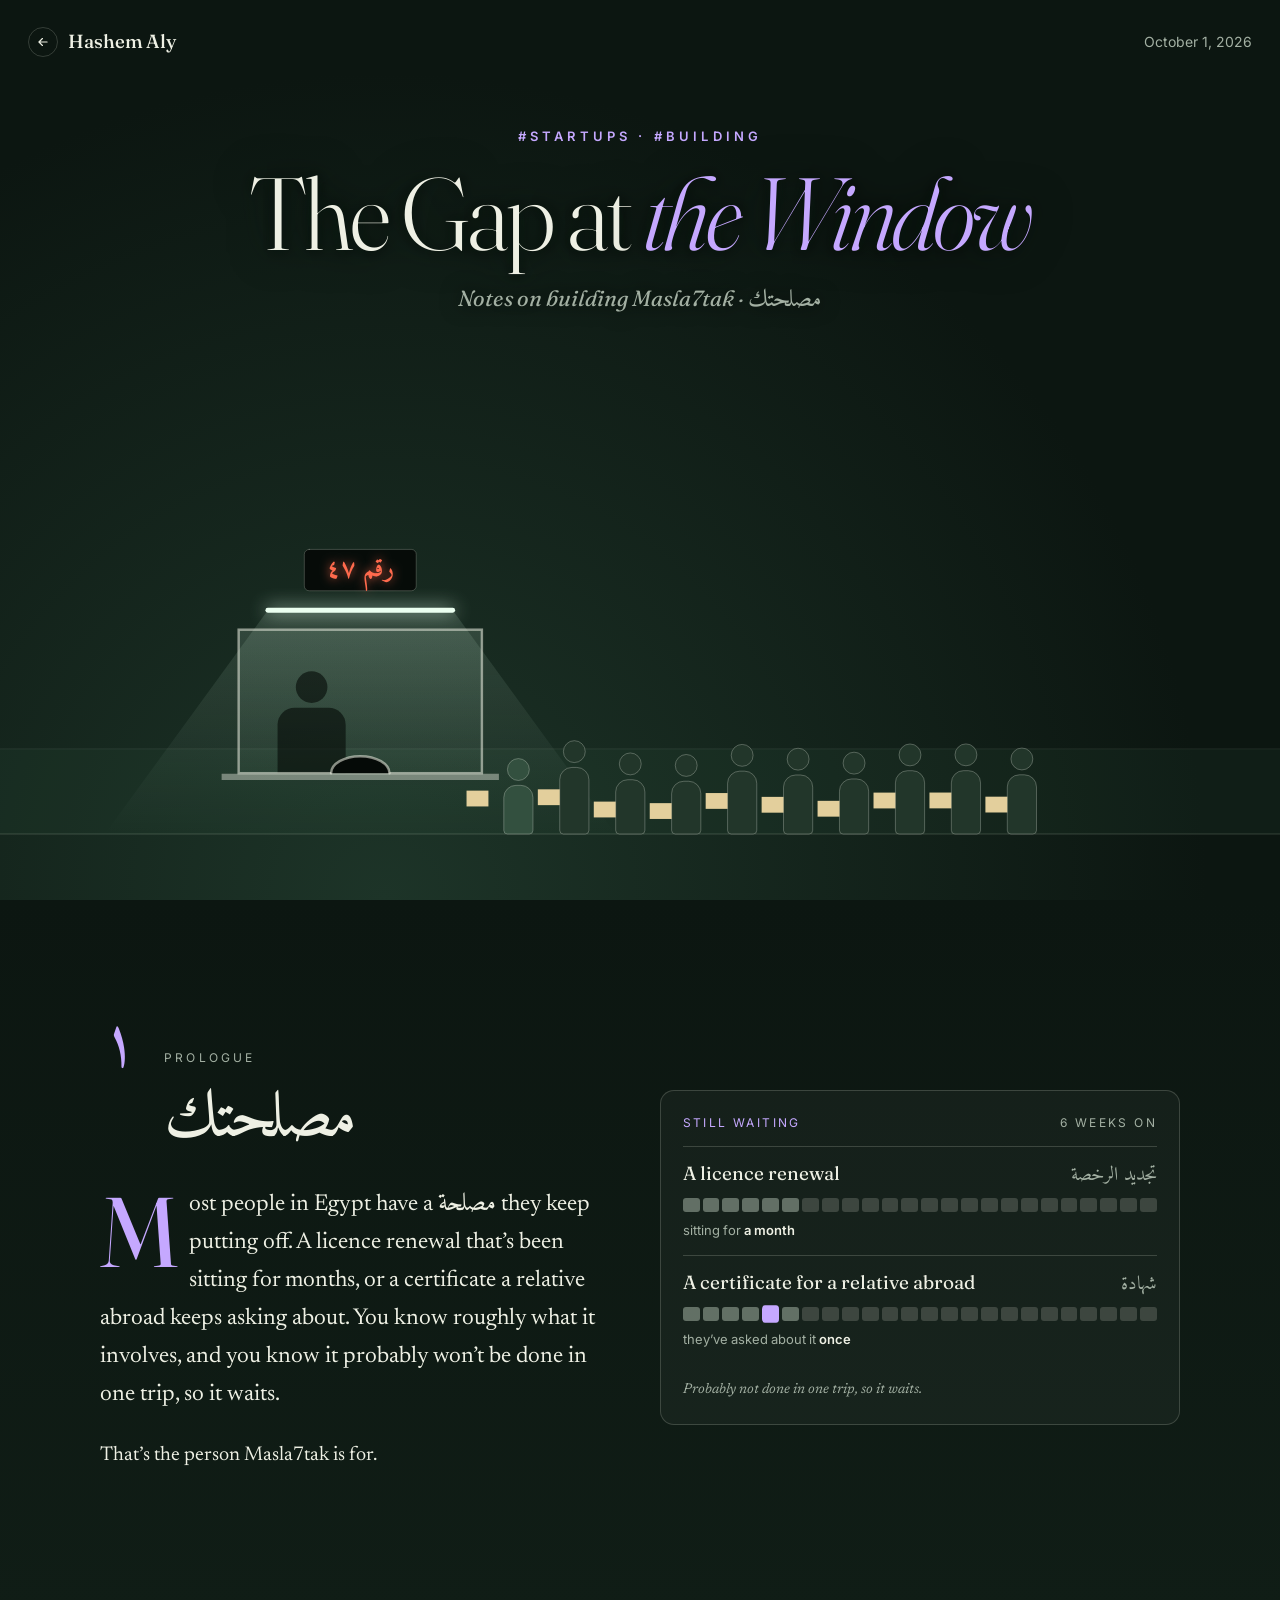
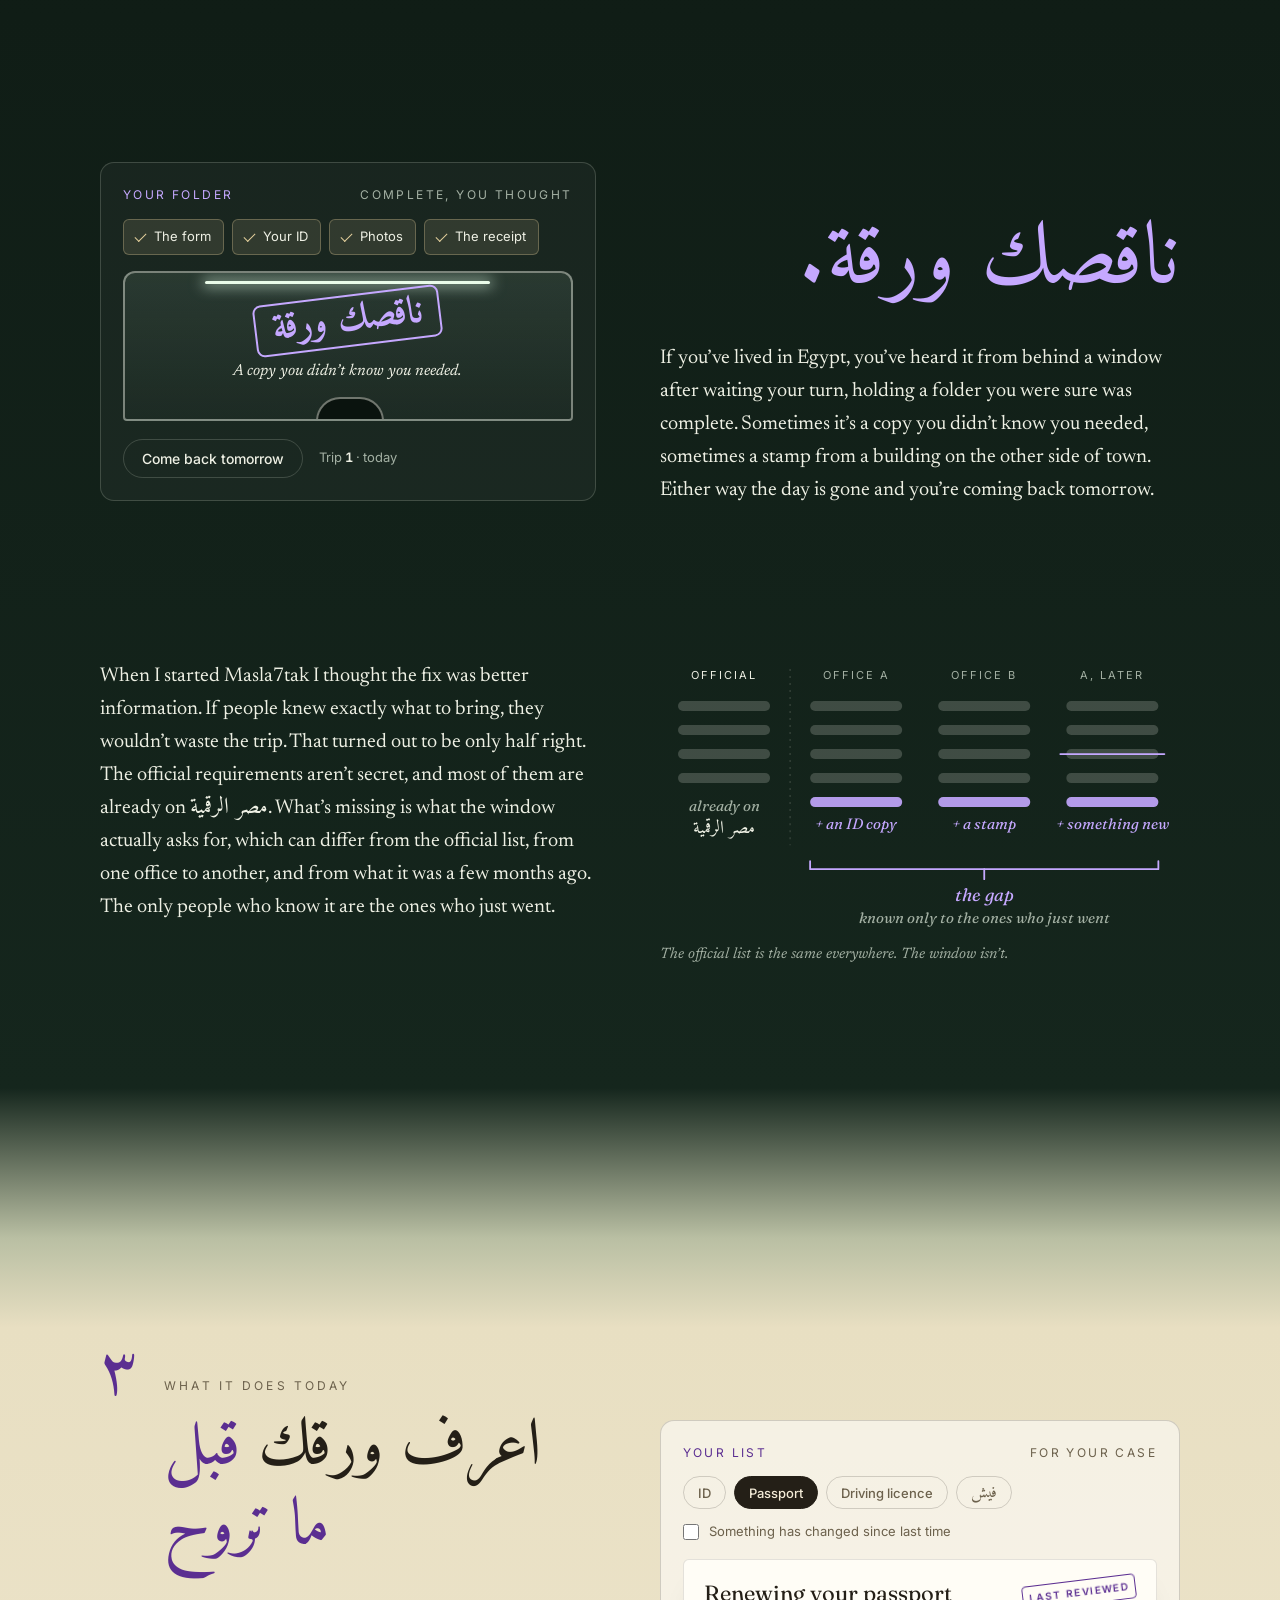
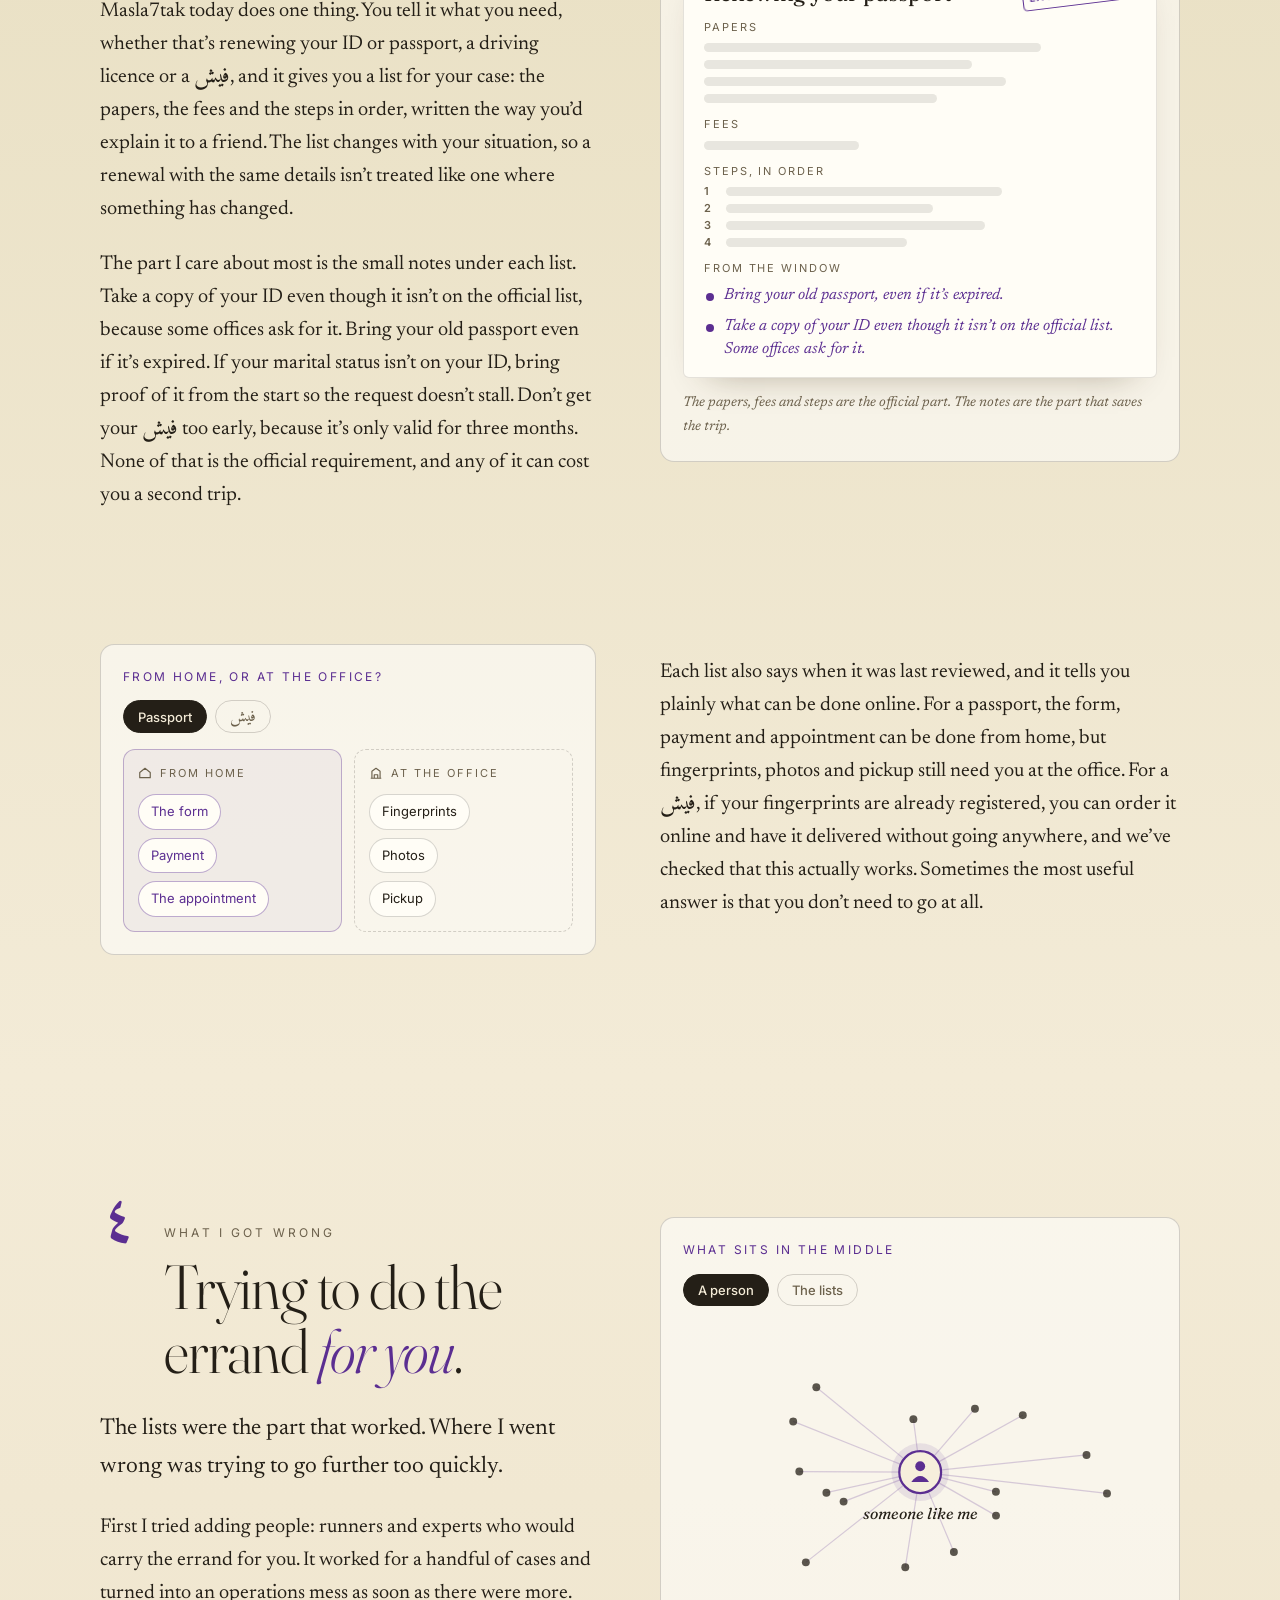
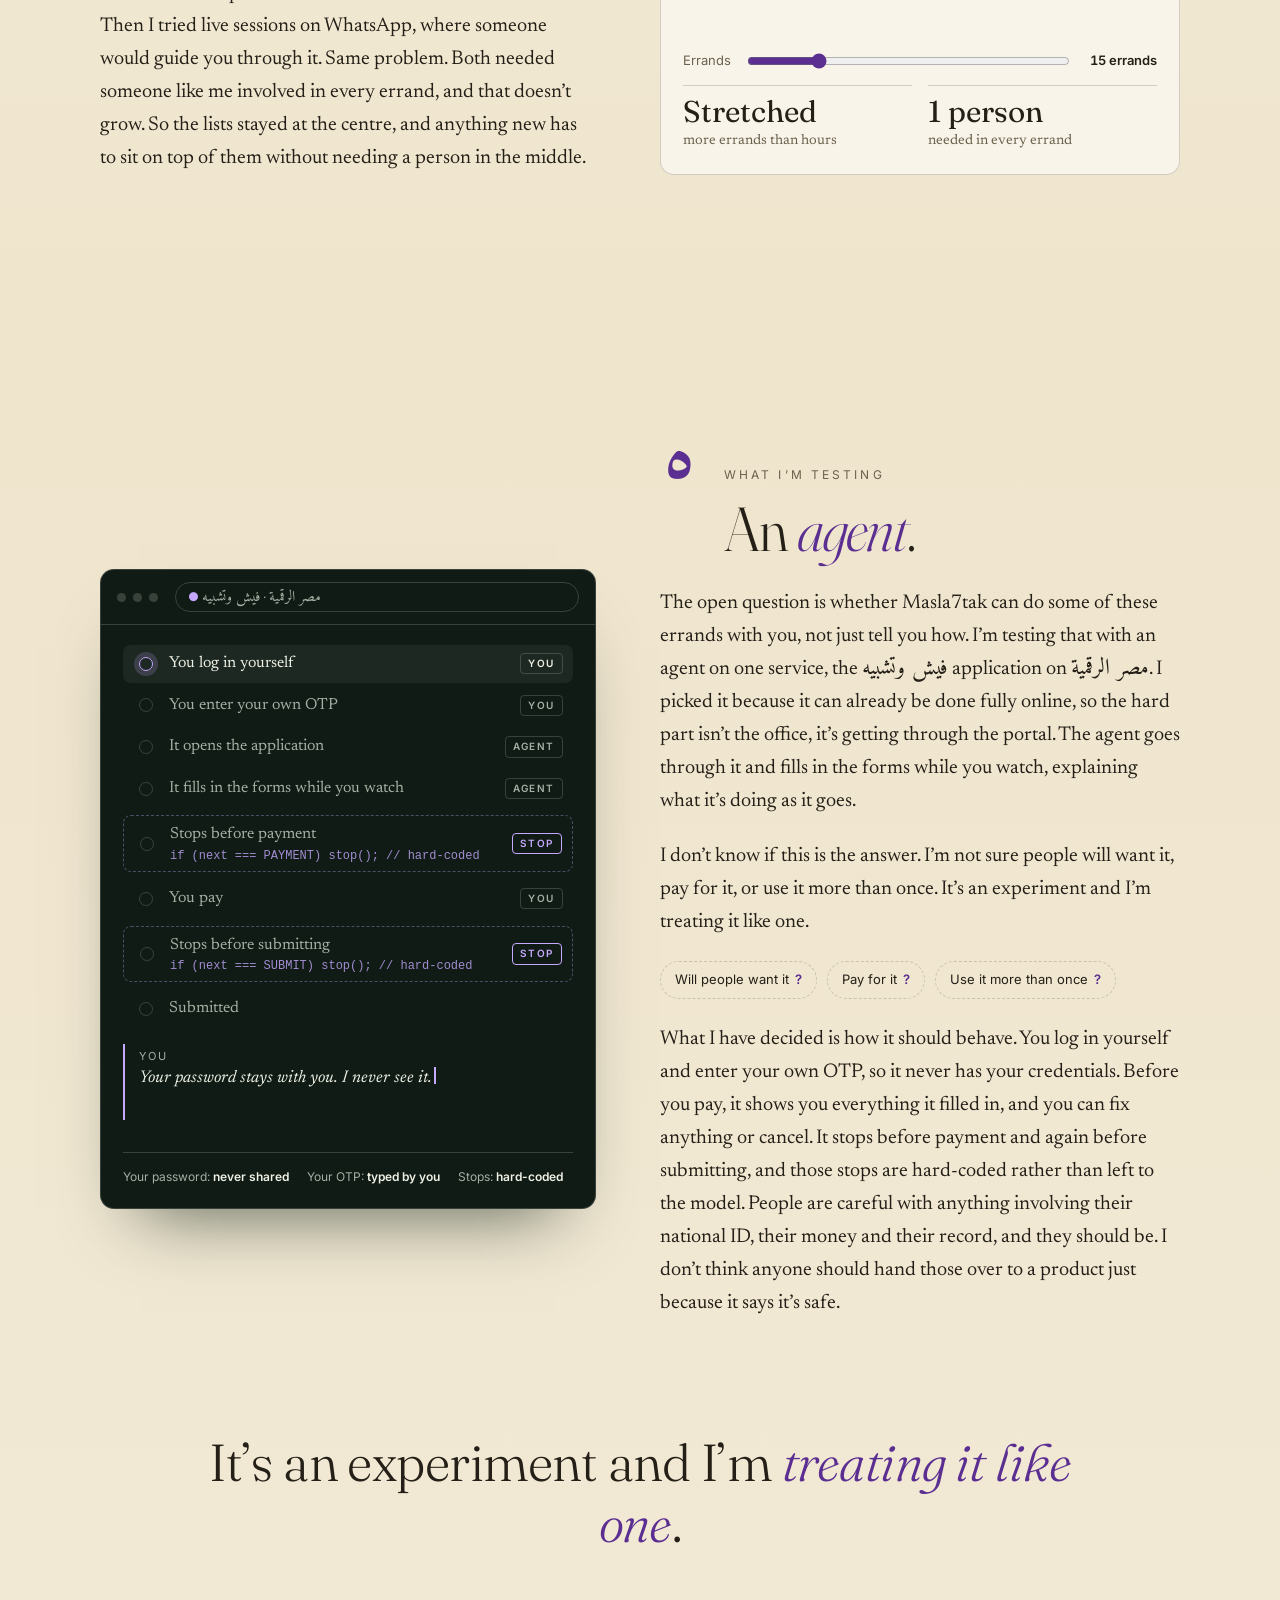
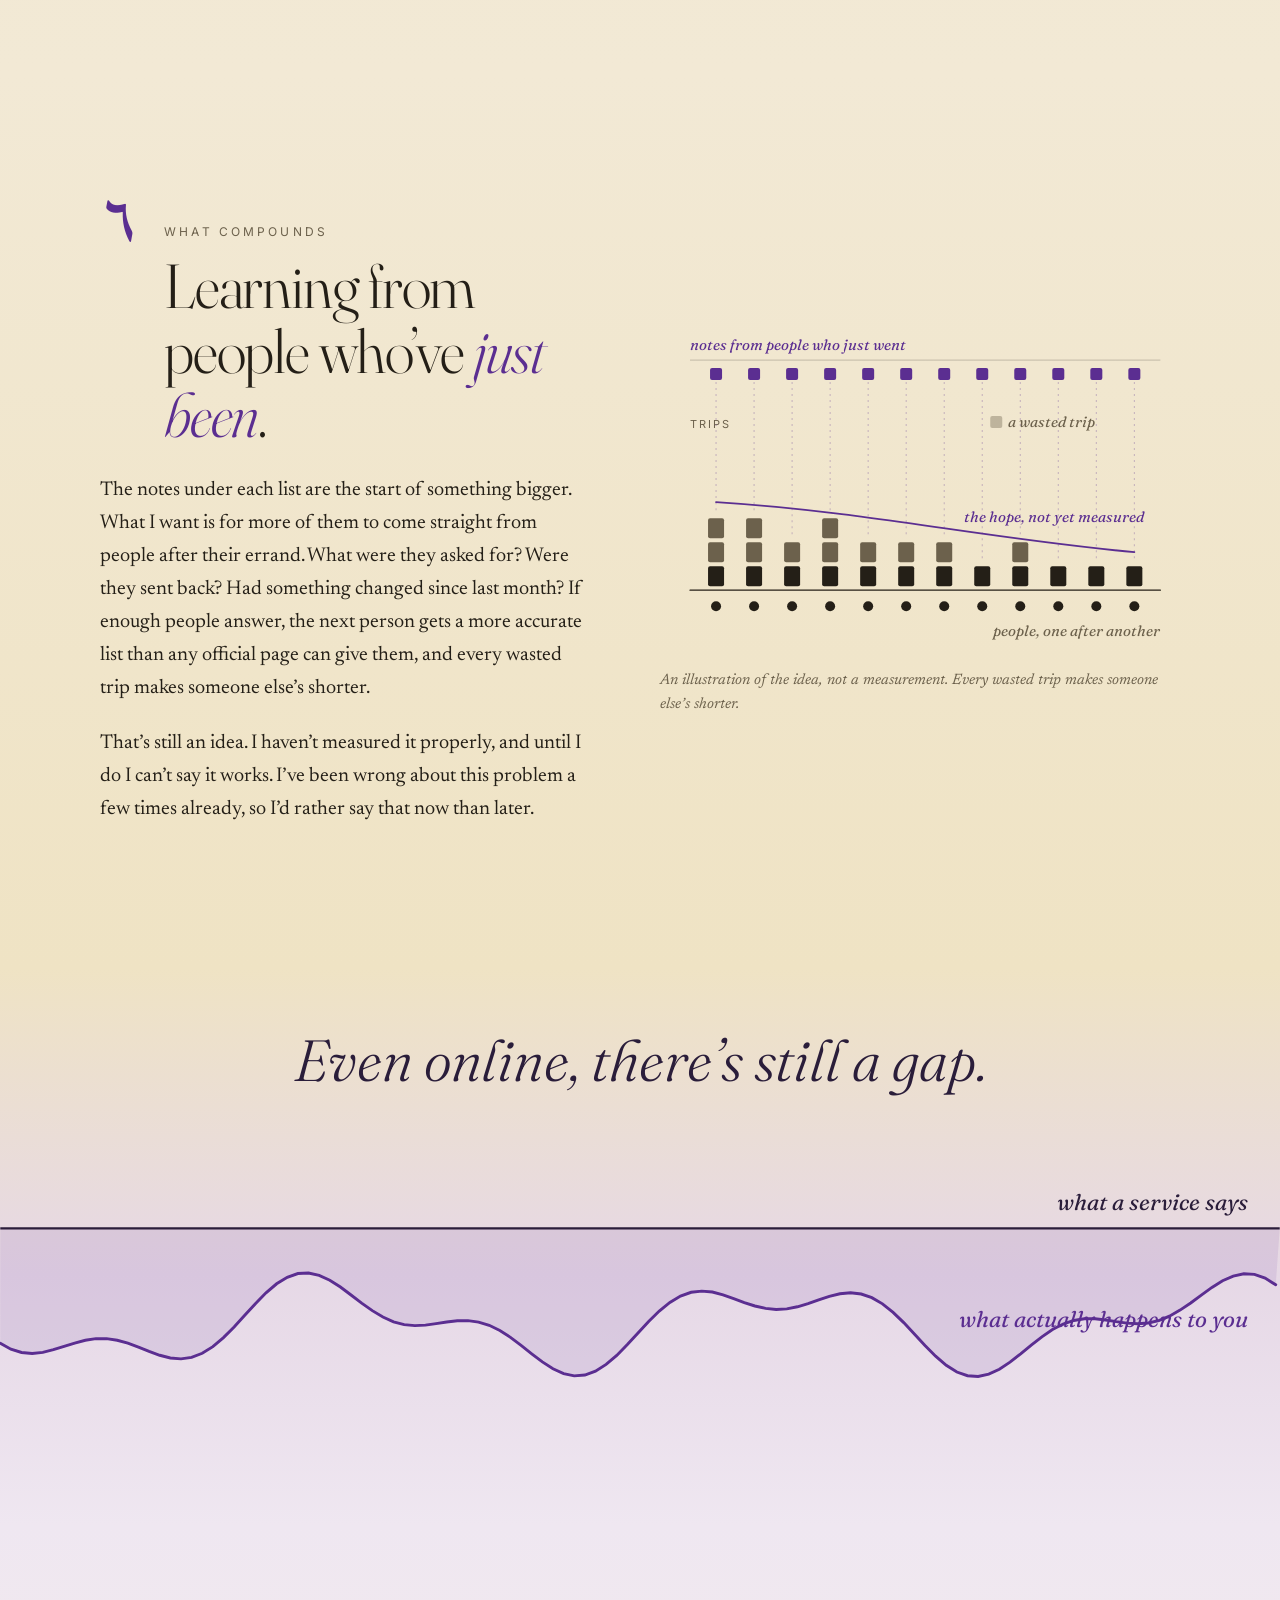
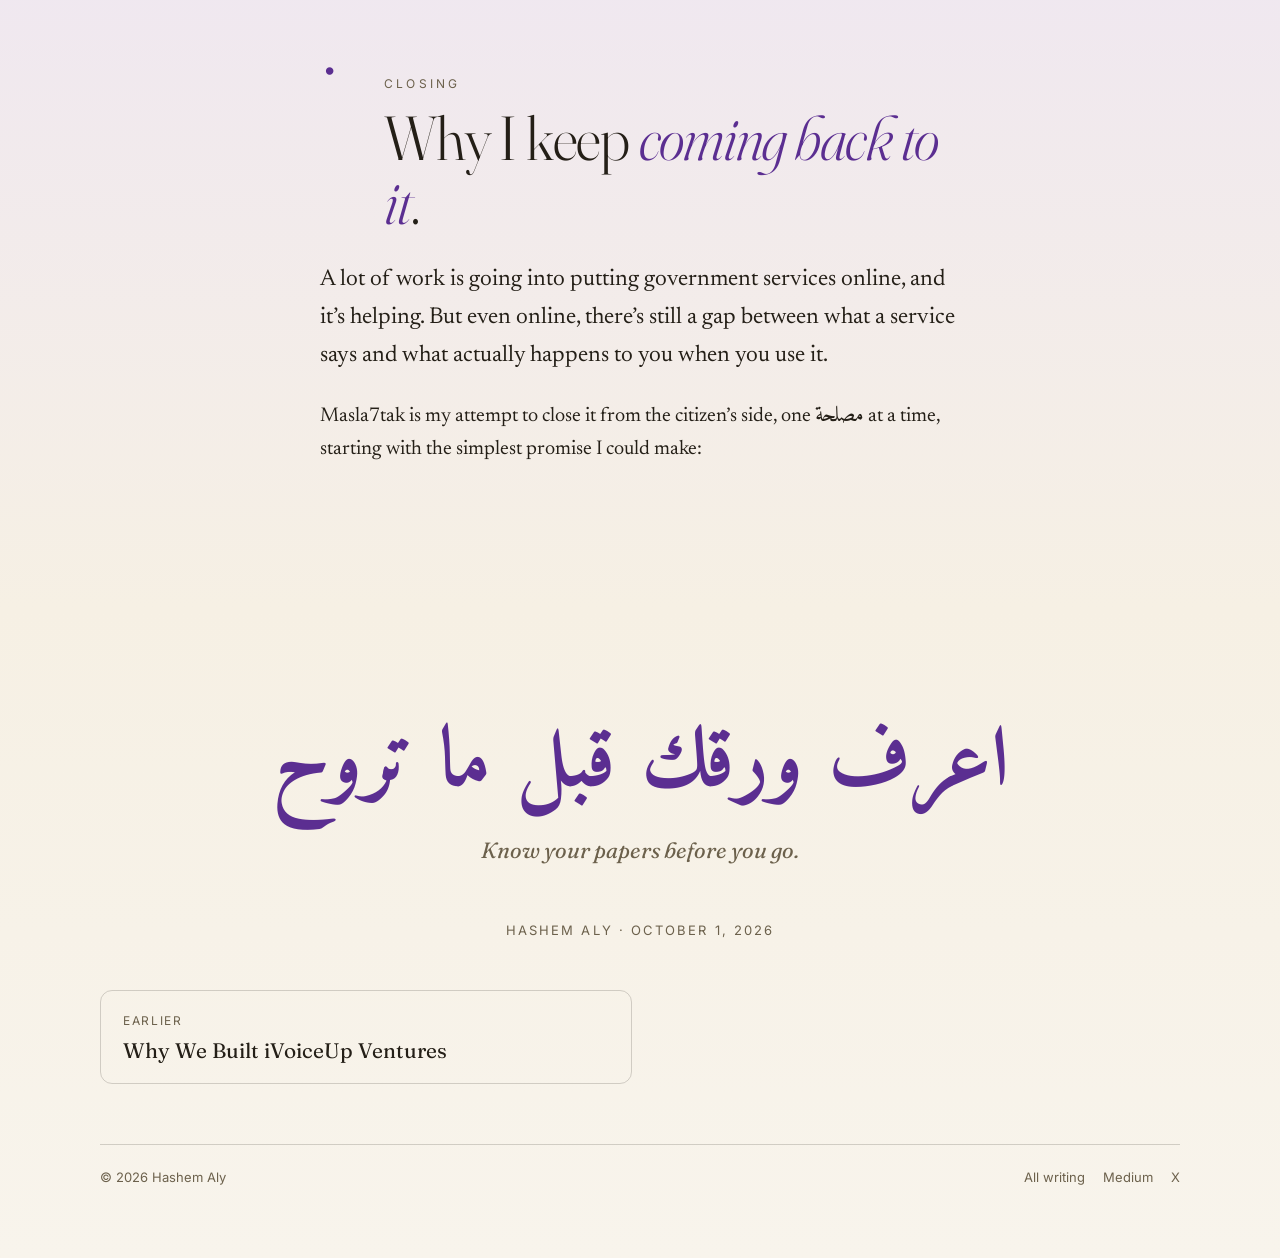
<file: thoughts/the-gap-at-the-window/index.html>
<!doctype html>
<html lang="en">
<head>
<meta charset="utf-8">
<meta name="viewport" content="width=device-width, initial-scale=1">
<title>The Gap at the Window — Hashem Aly</title>
<meta name="description" content="The official requirements aren’t secret. What’s missing is what the window actually asks for, and the only people who know it are the ones who just went.">
<meta property="og:title" content="The Gap at the Window">
<meta property="og:description" content="The official requirements aren’t secret. What’s missing is what the window actually asks for, and the only people who know it are the ones who just went.">
<meta property="og:type" content="article">
<link rel="canonical" href="https://shoommii.github.io/thoughts/the-gap-at-the-window/">
<link rel="preconnect" href="https://fonts.googleapis.com">
<link rel="preconnect" href="https://fonts.gstatic.com" crossorigin>
<link href="https://fonts.googleapis.com/css2?family=Amiri:wght@400;700&family=Fraunces:ital,opsz,wght@0,9..144,300..700;1,9..144,300..600&family=Newsreader:ital,opsz,wght@0,6..72,400..600;1,6..72,400..500&family=Inter:wght@400;500;600&display=swap" rel="stylesheet">
<link rel="icon" href="data:image/svg+xml,%3Csvg xmlns='http://www.w3.org/2000/svg' viewBox='0 0 32 32'%3E%3Ccircle cx='16' cy='16' r='14' fill='%230c1611'/%3E%3Crect x='9' y='10' width='14' height='11' rx='1.5' fill='none' stroke='%23eef0e4' stroke-width='1.4'/%3E%3Cpath d='M13 21a3 2.4 0 0 1 6 0' fill='%23eef0e4'/%3E%3Crect x='11' y='13' width='10' height='4.6' rx='1' fill='none' stroke='%23c5a8ff' stroke-width='1.4' transform='rotate(-10 16 15.3)'/%3E%3C/svg%3E">
<style>
  :root {
    --night-fg: #eef0e4;
    --night-muted: #a3b0a3;
    --night-acc: #c5a8ff;
    --night-line: rgba(238, 240, 228, .18);
    --day-fg: #241f17;
    --day-muted: #6c614c;
    --day-acc: #5b2e91;
    --day-line: rgba(36, 31, 23, .18);
  }
  * { box-sizing: border-box; }
  html { -webkit-text-size-adjust: 100%; scroll-behavior: smooth; }
  body {
    margin: 0; background: #0c1611; color: var(--night-fg);
    font-family: "Newsreader", Georgia, serif; font-size: 20px; line-height: 1.65;
    -webkit-font-smoothing: antialiased; overflow-x: hidden;
  }
  a { color: inherit; }
  .tone-night { --fg: var(--night-fg); --muted: var(--night-muted); --acc: var(--night-acc); --line: var(--night-line); --card: rgba(255, 255, 255, .035); color: var(--fg); }
  .tone-day { --fg: var(--day-fg); --muted: var(--day-muted); --acc: var(--day-acc); --line: var(--day-line); --card: rgba(255, 255, 255, .55); color: var(--fg); }

  /* Arabic sits inside English sentences, so it is isolated and set in Amiri */
  .ar { font-family: "Amiri", serif; font-style: normal; font-size: 1.12em; line-height: 1; unicode-bidi: isolate; }
  .ar em { font-style: normal; }

  section { position: relative; padding: 120px 24px; }
  .inner { max-width: 1080px; margin: 0 auto; position: relative; z-index: 1; }
  .inner + .inner { margin-top: 110px; }
  .text { max-width: 640px; }
  .grid { display: grid; grid-template-columns: minmax(0, 1fr) minmax(0, 1.05fr); gap: 64px; align-items: center; }
  .grid.flip > :first-child { order: 2; }

  .bar {
    position: absolute; top: 0; left: 0; right: 0; z-index: 5;
    display: flex; justify-content: space-between; align-items: center;
    padding: 26px 28px; font-family: "Inter", system-ui, sans-serif; font-size: 14px; color: var(--night-muted);
  }
  .bar a { text-decoration: none; display: inline-flex; align-items: center; gap: 10px; color: var(--night-fg); font-family: "Fraunces", Georgia, serif; font-size: 19px; font-weight: 500; letter-spacing: -.005em; font-variation-settings: "opsz" 36; }
  .bar .arrow { display: grid; place-items: center; width: 30px; height: 30px; border-radius: 50%; border: 1px solid var(--night-line); transition: all .25s; }
  .bar a:hover .arrow { background: var(--night-acc); border-color: var(--night-acc); color: #0c1611; transform: translateX(-3px); }

  .margin {
    position: fixed; left: 22px; top: 50%; transform: translateY(-50%); z-index: 6;
    display: flex; flex-direction: column; gap: 12px; font-family: "Amiri", serif; font-size: 18px;
    opacity: 0; transition: opacity .6s;
  }
  .margin.show { opacity: 1; }
  .margin a { text-decoration: none; color: var(--mcolor, #a3b0a3); opacity: .45; transition: opacity .3s, transform .3s, color .6s; line-height: 1; text-align: center; }
  .margin a.on { opacity: 1; transform: scale(1.3); color: var(--macc, #c5a8ff); }

  /* ---------- hero ---------- */
  .hero { height: 100vh; min-height: 660px; padding: 0; background: radial-gradient(ellipse at 30% 100%, #1d3428, #0c1611 65%); overflow: hidden; }
  #scene { position: absolute; inset: 0; width: 100%; height: 100%; display: block; }
  .hero .title { position: absolute; left: 0; right: 0; top: 14vh; text-align: center; z-index: 2; pointer-events: none; padding: 0 16px; }
  .kick { font-family: "Inter", system-ui, sans-serif; font-size: 13px; letter-spacing: .32em; text-transform: uppercase; font-weight: 600; color: var(--night-acc); opacity: 0; animation: rise 1.6s ease-out .3s forwards; }
  .hero h1 {
    font-family: "Fraunces", Georgia, serif; font-weight: 300;
    font-size: clamp(48px, 8vw, 112px); line-height: .98; letter-spacing: -.03em; margin: 16px 0 16px;
    font-variation-settings: "opsz" 144; opacity: 0; animation: rise 1.8s ease-out .6s forwards;
    text-shadow: 0 0 40px #0c1611, 0 0 12px #0c1611;
  }
  .hero h1 em { color: var(--night-acc); }
  .hero .sub { font-family: "Fraunces", serif; font-style: italic; font-size: 22px; color: var(--night-muted); opacity: 0; animation: rise 1.6s ease-out 1.1s forwards; text-shadow: 0 0 20px #0c1611; }
  .hero .cap { position: absolute; left: 0; right: 0; bottom: 18px; text-align: center; z-index: 2; padding: 0 20px; font-style: italic; font-size: 15px; color: var(--night-muted); opacity: 0; transition: opacity 1.2s; }
  .hero .cap.show { opacity: 1; }
  @keyframes rise { from { opacity: 0; transform: translateY(16px); } to { opacity: 1; transform: none; } }

  .head { display: flex; align-items: baseline; gap: 18px; margin-bottom: 26px; }
  .num { font-family: "Amiri", serif; font-size: 66px; line-height: .8; color: var(--acc); min-width: .7em; }
  .label { font-family: "Inter", system-ui, sans-serif; font-size: 12px; letter-spacing: .26em; text-transform: uppercase; color: var(--muted); }
  h2 { font-family: "Fraunces", Georgia, serif; font-weight: 300; font-size: clamp(36px, 5vw, 62px); line-height: 1.04; letter-spacing: -.02em; margin: 6px 0 0; font-variation-settings: "opsz" 144; }
  h2 em { color: var(--acc); }
  h2 .ar { font-size: 1.08em; line-height: 1.2; }
  p { margin: 0 0 1.1em; }
  .lead { font-size: 23px; }
  .muted { color: var(--muted); }
  .dropcap::first-letter { float: left; font-family: "Fraunces", serif; font-size: 4.3em; line-height: .8; padding: .06em .1em 0 0; color: var(--acc); }
  .say-big { font-family: "Amiri", serif; font-size: clamp(54px, 7vw, 88px); line-height: 1.1; color: var(--acc); margin: 0 0 .35em; unicode-bidi: isolate; }

  svg.dg { width: 100%; height: auto; display: block; overflow: visible; }
  .dg text { font-family: "Fraunces", Georgia, serif; font-style: italic; font-size: 15px; fill: var(--muted); }
  .dg text.fg { fill: var(--fg); }
  .dg text.ac { fill: var(--acc); }
  .dg text.sc { font-family: "Inter", sans-serif; font-style: normal; font-size: 11px; letter-spacing: .18em; text-transform: uppercase; }
  .dg .ln { fill: none; stroke: var(--line); stroke-width: 1.2; }
  .dg .al { fill: none; stroke: var(--acc); stroke-width: 1.8; stroke-linecap: round; stroke-linejoin: round; }
  .dg .fg-s { fill: none; stroke: var(--fg); stroke-width: 1.3; stroke-linecap: round; stroke-linejoin: round; }
  .dg .fa { fill: var(--acc); }
  .draw { stroke-dasharray: var(--len, 2000); stroke-dashoffset: var(--len, 2000); transition: stroke-dashoffset 2s cubic-bezier(.6, .1, .2, 1); }
  .in .draw { stroke-dashoffset: 0; }
  .pop { opacity: 0; transition: opacity .9s ease; }
  .in .pop { opacity: 1; }
  figure { margin: 0; }
  figcaption { font-style: italic; font-size: 15px; color: var(--muted); margin-top: 14px; }

  .widget { border: 1px solid var(--line); border-radius: 14px; padding: 22px; background: var(--card); }
  .widget .k { font-family: "Inter", sans-serif; font-size: 12px; letter-spacing: .2em; text-transform: uppercase; color: var(--acc); margin-bottom: 14px; display: flex; justify-content: space-between; gap: 12px; flex-wrap: wrap; }
  .widget .k .ar { font-size: 17px; letter-spacing: 0; }
  .btn { appearance: none; border: 1px solid var(--line); background: transparent; color: var(--fg); font: 500 14px "Inter", sans-serif; padding: 10px 18px; border-radius: 999px; cursor: pointer; transition: border-color .25s, color .25s, background .25s; }
  .btn:hover { border-color: var(--acc); color: var(--acc); }
  .btn.solid { background: var(--acc); border-color: var(--acc); color: #0c1611; }
  .btn.solid:hover { color: #0c1611; filter: brightness(1.08); }
  .btn:focus-visible, input:focus-visible, .seg button:focus-visible { outline: 2px solid var(--acc); outline-offset: 2px; }
  .note { font-size: 14px; color: var(--muted); font-style: italic; margin: 14px 0 0; }
  .seg { display: flex; flex-wrap: wrap; gap: 8px; margin-bottom: 16px; }
  .seg button { appearance: none; font: 500 13px "Inter", sans-serif; cursor: pointer; border: 1px solid var(--line); background: transparent; color: var(--muted); padding: 7px 14px; border-radius: 999px; transition: all .2s; }
  .seg button:hover { color: var(--fg); border-color: var(--muted); }
  .seg button[aria-pressed="true"] { background: var(--fg); color: var(--bgc, #f3ebd7); border-color: var(--fg); }
  .seg .ar { font-size: 16px; }

  /* ---------- waiting ---------- */
  .task { padding: 14px 0; border-top: 1px solid var(--line); }
  .task:first-of-type { border-top: 0; padding-top: 4px; }
  .task .tt { display: flex; justify-content: space-between; align-items: baseline; gap: 10px; font-family: "Fraunces", serif; font-size: 19px; line-height: 1.3; }
  .task .tt b { font-weight: 400; }
  .task .tt .ar { color: var(--muted); font-size: 19px; }
  .cells { display: grid; grid-template-columns: repeat(24, 1fr); gap: 3px; margin: 12px 0 8px; }
  .cells i { height: 14px; border-radius: 3px; background: var(--line); transition: background .4s, transform .4s; }
  .cells i.on { background: rgba(163, 176, 163, .55); }
  .cells i.ask { background: var(--acc); transform: scaleY(1.25); }
  .task .st { font-family: "Inter", sans-serif; font-size: 13px; color: var(--muted); font-variant-numeric: tabular-nums; }
  .task .st b { color: var(--fg); font-weight: 600; }

  /* ---------- the window ---------- */
  .folder { list-style: none; margin: 0 0 16px; padding: 0; display: flex; flex-wrap: wrap; gap: 8px; }
  .folder li { font-family: "Inter", sans-serif; font-size: 13px; padding: 6px 12px 6px 30px; border-radius: 6px; background: rgba(227, 207, 156, .12); border: 1px solid rgba(227, 207, 156, .3); position: relative; }
  .folder li::before { content: ""; position: absolute; left: 11px; top: 50%; width: 10px; height: 5px; margin-top: -4px; border-left: 1.6px solid #e3cf9c; border-bottom: 1.6px solid #e3cf9c; transform: rotate(-45deg); }
  .folder li.late { border-color: var(--acc); color: var(--acc); background: rgba(197, 168, 255, .08); animation: rise .6s ease-out; }
  .folder li.late::before { border-color: var(--acc); }
  .glass {
    position: relative; min-height: 150px; border: 2px solid rgba(238, 240, 228, .45); border-radius: 12px 12px 4px 4px; margin-bottom: 18px;
    background: linear-gradient(rgba(190, 230, 205, .1), rgba(190, 230, 205, .02)); display: grid; place-items: center; text-align: center; padding: 18px 16px 30px; overflow: hidden;
  }
  .glass::after { content: ""; position: absolute; left: 50%; bottom: -2px; width: 64px; height: 22px; margin-left: -32px; border: 2px solid rgba(238, 240, 228, .45); border-bottom: 0; border-radius: 32px 32px 0 0; background: #0a130e; }
  .glass .tube { position: absolute; left: 18%; right: 18%; top: 8px; height: 3px; border-radius: 3px; background: #e9fbe9; box-shadow: 0 0 14px 3px rgba(225, 255, 235, .55); }
  .glass .idle { font-family: "Amiri", serif; font-size: 22px; color: var(--muted); }
  .glass .idle b { color: #ff6a4d; text-shadow: 0 0 10px rgba(255, 106, 77, .6); font-weight: 700; }
  .glass .say { font-family: "Amiri", serif; font-weight: 700; font-size: 38px; line-height: 1.25; color: var(--acc); border: 2.5px solid var(--acc); border-radius: 8px; padding: 0 16px; display: none; }
  .glass .why { font-style: italic; font-size: 16px; color: var(--fg); margin-top: 12px; display: none; }
  .glass.show .idle { display: none; }
  .glass.show .say { display: inline-block; animation: stampit .55s cubic-bezier(.3, 1.6, .5, 1) both; }
  .glass.show .why { display: block; animation: rise .8s ease-out .45s both; }
  @keyframes stampit { from { opacity: 0; transform: rotate(-7deg) scale(1.9); } to { opacity: 1; transform: rotate(-7deg) scale(1); } }
  .row { display: flex; flex-wrap: wrap; align-items: center; gap: 12px 16px; }
  .row .trip { font-family: "Inter", sans-serif; font-size: 13px; color: var(--muted); font-variant-numeric: tabular-nums; }
  .row .trip b { color: var(--fg); font-weight: 600; }

  /* ---------- the list ---------- */
  .tog { display: flex; align-items: center; gap: 10px; font-family: "Inter", sans-serif; font-size: 13px; color: var(--muted); margin: -4px 0 16px; cursor: pointer; }
  .tog input { accent-color: var(--acc); width: 16px; height: 16px; margin: 0; }
  .paper { background: #fffdf6; border: 1px solid rgba(36, 31, 23, .12); border-radius: 6px; padding: 20px 20px 16px; box-shadow: 0 18px 36px -26px rgba(60, 40, 10, .45); position: relative; }
  .paper .ph { display: flex; justify-content: space-between; align-items: flex-start; gap: 12px; margin-bottom: 12px; }
  .paper .pt { font-family: "Fraunces", serif; font-size: 22px; line-height: 1.2; }
  .paper .rev { flex: none; font-family: "Inter", sans-serif; font-size: 10px; font-weight: 600; letter-spacing: .14em; text-transform: uppercase; color: var(--acc); border: 1.5px solid var(--acc); border-radius: 4px; padding: 3px 6px; transform: rotate(-4deg); animation: stampit .5s cubic-bezier(.3, 1.6, .5, 1) .5s both; }
  .grp { margin-top: 12px; }
  .gl { font-family: "Inter", sans-serif; font-size: 11px; letter-spacing: .18em; text-transform: uppercase; color: var(--muted); margin-bottom: 7px; }
  .sk { height: 9px; border-radius: 5px; background: rgba(36, 31, 23, .1); margin: 0 0 8px; opacity: 0; animation: rise .5s ease-out forwards; display: flex; align-items: center; }
  .sk.n { counter-increment: st; margin-left: 22px; position: relative; }
  .sk.n::before { content: counter(st); position: absolute; left: -22px; font: 600 11px "Inter", sans-serif; color: var(--muted); }
  .steps-sk { counter-reset: st; }
  .sk.new { background: rgba(91, 46, 145, .2); }
  .sk.new::after { content: "for what changed"; position: absolute; right: -2px; transform: translateX(100%); padding-left: 10px; font: italic 13px "Newsreader", serif; color: var(--acc); white-space: nowrap; }
  .sk { position: relative; }
  .notes ul { list-style: none; margin: 0; padding: 0; display: grid; gap: 8px; }
  .notes li { font-style: italic; font-size: 16px; line-height: 1.45; color: var(--acc); padding-left: 20px; position: relative; opacity: 0; animation: rise .6s ease-out forwards; }
  .notes li::before { content: ""; position: absolute; left: 2px; top: .55em; width: 8px; height: 8px; border-radius: 50%; background: var(--acc); }
  .notes li.fresh { background: rgba(91, 46, 145, .07); border-radius: 6px; padding: 4px 8px 4px 24px; margin-left: -4px; }
  .notes li.fresh::before { left: 8px; top: .8em; }

  .zones { display: grid; grid-template-columns: 1fr 1fr; gap: 12px; }
  .zone { border: 1px dashed var(--line); border-radius: 12px; padding: 14px; min-height: 176px; position: relative; }
  .zone .zl { font-family: "Inter", sans-serif; font-size: 11px; letter-spacing: .18em; text-transform: uppercase; color: var(--muted); margin-bottom: 12px; display: flex; align-items: center; gap: 8px; }
  .zone .zl svg { flex: none; }
  .zone.home { background: rgba(91, 46, 145, .05); border-color: rgba(91, 46, 145, .35); border-style: solid; }
  .chips { display: flex; flex-direction: column; gap: 8px; align-items: flex-start; }
  .chips span { font-family: "Inter", sans-serif; font-size: 13px; border: 1px solid var(--line); background: #fffdf6; border-radius: 999px; padding: 6px 12px; opacity: 0; animation: slidein .6s cubic-bezier(.3, 1.3, .5, 1) forwards; }
  .home .chips span { border-color: rgba(91, 46, 145, .4); color: var(--acc); }
  .zone .none { font-style: italic; font-size: 16px; line-height: 1.45; color: var(--fg); opacity: 0; animation: rise .8s ease-out .5s forwards; }
  .zone .none b { color: var(--acc); font-weight: 500; }
  @keyframes slidein { from { opacity: 0; transform: translateX(-14px); } to { opacity: 1; transform: none; } }
  .ok[hidden] { display: none; }
  .ok { display: inline-flex; align-items: center; gap: 8px; margin-top: 14px; font-family: "Inter", sans-serif; font-size: 12px; font-weight: 600; letter-spacing: .1em; text-transform: uppercase; color: var(--acc); }

  /* ---------- the hub ---------- */
  .hubmode { display: flex; flex-wrap: wrap; gap: 8px; margin-bottom: 8px; }
  .shake { animation: shake .18s linear infinite; transform-box: fill-box; transform-origin: center; }
  @keyframes shake { 0% { transform: translate(0, 0); } 25% { transform: translate(1.2px, -.8px); } 50% { transform: translate(-1px, .9px); } 75% { transform: translate(.8px, 1px); } 100% { transform: translate(0, 0); } }
  .scrub { display: flex; align-items: center; gap: 14px; margin-top: 10px; font-family: "Inter", sans-serif; font-size: 13px; color: var(--muted); font-variant-numeric: tabular-nums; }
  .scrub input { flex: 1; accent-color: var(--acc); min-width: 0; }
  .scrub b { color: var(--fg); font-weight: 600; min-width: 5.5em; text-align: right; }
  .readout { display: grid; grid-template-columns: 1fr 1fr; gap: 16px; margin-top: 14px; }
  .readout > div { border-top: 1px solid var(--line); padding-top: 10px; }
  .readout .v { font-family: "Fraunces", serif; font-size: 30px; line-height: 1.05; font-variant-numeric: tabular-nums; }
  .readout .t { font-size: 14px; color: var(--muted); line-height: 1.4; margin-top: 4px; }

  /* ---------- the agent ---------- */
  .portal { background: #101b15; box-shadow: 0 40px 70px -40px rgba(10, 30, 20, .7); padding: 0; overflow: hidden; }
  .portal .chrome { display: flex; align-items: center; gap: 7px; padding: 12px 16px; border-bottom: 1px solid var(--line); font-family: "Inter", sans-serif; font-size: 12px; color: var(--muted); }
  .portal .chrome i { width: 9px; height: 9px; border-radius: 50%; background: var(--line); }
  .portal .chrome .url { margin-left: 10px; flex: 1; border: 1px solid var(--line); border-radius: 999px; padding: 4px 12px; white-space: nowrap; overflow: hidden; text-overflow: ellipsis; }
  .portal .chrome .url .ar { font-size: 15px; }
  .portal .chrome .lock { color: var(--acc); }
  .portal .pad { padding: 20px 22px 22px; }
  .steps { list-style: none; margin: 0; padding: 0; display: grid; gap: 4px; }
  .steps li { display: grid; grid-template-columns: 26px 1fr auto; align-items: center; gap: 10px; padding: 8px 10px; border-radius: 8px; font-size: 16px; line-height: 1.35; color: var(--muted); transition: background .4s, color .4s; }
  .steps li .dot { width: 14px; height: 14px; border-radius: 50%; border: 1.5px solid var(--line); justify-self: center; transition: all .4s; }
  .steps li .who { font-family: "Inter", sans-serif; font-size: 10px; font-weight: 600; letter-spacing: .14em; text-transform: uppercase; padding: 3px 7px; border-radius: 4px; border: 1px solid var(--line); }
  .steps li.stop { border: 1px dashed rgba(197, 168, 255, .35); margin: 4px 0; }
  .steps li.stop .who { color: var(--acc); border-color: var(--acc); }
  .steps li.stop code { display: block; font: 12px ui-monospace, SFMono-Regular, Menlo, monospace; color: var(--acc); opacity: .8; margin-top: 3px; }
  .steps li.now { background: rgba(255, 255, 255, .06); color: var(--fg); }
  .steps li.now .dot { border-color: var(--acc); box-shadow: 0 0 0 5px rgba(197, 168, 255, .18); }
  .steps li.done { color: var(--fg); }
  .steps li.done .dot { background: var(--acc); border-color: var(--acc); }
  .steps li.stop.now { background: rgba(197, 168, 255, .1); }
  .log { margin-top: 16px; min-height: 76px; border-left: 2px solid var(--acc); padding: 4px 0 4px 14px; font-style: italic; font-size: 17px; line-height: 1.5; }
  .log .w { color: var(--muted); font-family: "Inter", sans-serif; font-style: normal; font-size: 11px; letter-spacing: .16em; text-transform: uppercase; display: block; margin-bottom: 2px; }
  .log .caret { display: inline-block; width: 2px; height: 1em; background: var(--acc); vertical-align: -2px; margin-left: 2px; animation: blink 1s steps(1) infinite; }
  @keyframes blink { 50% { opacity: 0; } }
  .ctl { display: flex; flex-wrap: wrap; gap: 10px; margin-top: 16px; }
  .ctl [hidden] { display: none; }
  .creds { display: flex; flex-wrap: wrap; gap: 8px 18px; margin-top: 16px; padding-top: 14px; border-top: 1px solid var(--line); font-family: "Inter", sans-serif; font-size: 12px; color: var(--muted); }
  .creds b { color: var(--fg); font-weight: 600; }
  .pull { max-width: 900px; margin: 90px auto 0; text-align: center; font-family: "Fraunces", Georgia, serif; font-weight: 300; font-size: clamp(30px, 4.2vw, 52px); line-height: 1.18; letter-spacing: -.01em; }
  .pull em { color: var(--acc); }
  .pull .w { display: inline-block; opacity: 0; transform: translateY(12px); filter: blur(5px); transition: opacity .9s, transform .9s, filter .9s; }
  .pull.in .w { opacity: 1; transform: none; filter: none; }
  .unknowns { display: flex; flex-wrap: wrap; gap: 10px; margin: 6px 0 24px; }
  .unknowns span { font-family: "Inter", sans-serif; font-size: 13px; border: 1px dashed var(--line); border-radius: 999px; padding: 7px 14px; }
  .unknowns span::after { content: "?"; display: inline-block; color: var(--acc); font-weight: 600; margin-left: 6px; animation: wonder 2.6s ease-in-out infinite; }
  .unknowns span:nth-child(2)::after { animation-delay: .5s; }
  .unknowns span:nth-child(3)::after { animation-delay: 1s; }
  @keyframes wonder { 0%, 100% { transform: none; opacity: .5; } 40% { transform: translateY(-3px) rotate(10deg); opacity: 1; } }

  /* ---------- the gap band ---------- */
  .band { padding: 0; height: 62vh; min-height: 400px; overflow: hidden; background: linear-gradient(#efe3c4 0%, #e6d8e6 55%, #efe7f1 100%); }
  .band svg { position: absolute; inset: 0; width: 100%; height: 100%; display: block; }
  .band .line { position: absolute; left: 0; right: 0; top: 11%; text-align: center; z-index: 2; padding: 0 20px; font-family: "Fraunces", serif; font-style: italic; font-weight: 300; font-size: clamp(30px, 4.6vw, 58px); line-height: 1.1; color: #2a1d3a; }
  .band text { font-family: "Fraunces", serif; font-style: italic; font-size: 17px; }

  /* ---------- coda ---------- */
  .coda { text-align: center; padding-top: 100px; padding-bottom: 60px; }
  .motto { font-family: "Amiri", serif; font-weight: 700; font-size: clamp(44px, 6.6vw, 92px); line-height: 1.35; color: var(--acc); }
  .motto span { display: inline-block; opacity: 0; transform: translateY(24px); transition: opacity 1.2s, transform 1.2s; }
  .coda.in .motto span { opacity: 1; transform: none; }
  .gloss { font-family: "Fraunces", serif; font-style: italic; font-size: 22px; color: var(--muted); margin-top: 10px; opacity: 0; transition: opacity 1.2s 1.6s; }
  .coda.in .gloss { opacity: 1; }
  .sig { font-family: "Inter", sans-serif; font-size: 13px; letter-spacing: .16em; text-transform: uppercase; color: var(--muted); margin-top: 52px; }
  .next { display: grid; grid-template-columns: 1fr 1fr; gap: 16px; margin: 48px 0 0; text-align: left; }
  .next a { display: block; text-decoration: none; border: 1px solid var(--line); border-radius: 12px; padding: 20px 22px; transition: border-color .25s, transform .25s; }
  .next a:hover { border-color: var(--acc); transform: translateY(-2px); }
  .next .k { font-family: "Inter", sans-serif; font-size: 12px; letter-spacing: .14em; text-transform: uppercase; color: var(--muted); }
  .next .t { font-family: "Fraunces", Georgia, serif; font-size: 21px; line-height: 1.25; margin-top: 6px; }
  footer { display: flex; flex-wrap: wrap; justify-content: space-between; gap: 12px; max-width: 1080px; margin: 60px auto 0; padding: 22px 0 10px; border-top: 1px solid var(--line); font-family: "Inter", sans-serif; font-size: 13px; color: var(--muted); }
  footer nav { display: flex; gap: 18px; }
  footer a { text-decoration: none; }
  footer a:hover { color: var(--fg); }

  .rv { opacity: 0; transform: translateY(18px); transition: opacity 1s ease, transform 1s ease; }
  .rv.in { opacity: 1; transform: none; }

  @media (max-width: 900px) {
    .grid, .grid.flip { grid-template-columns: 1fr; gap: 36px; }
    .grid.flip > :first-child { order: 0; }
    .margin { display: none; }
  }
  @media (max-width: 640px) {
    body { font-size: 18px; }
    section { padding: 84px 16px; }
    .inner + .inner { margin-top: 72px; }
    .bar { padding: 20px 16px; }
    .lead { font-size: 20px; }
    .num { font-size: 52px; }
    .dg text { font-size: 19px; }
    .dg text.sc { font-size: 13px; }
    .widget { padding: 18px 16px; }
    .portal { padding: 0; }
    .portal .pad { padding: 16px; }
    .hero .sub { font-size: 18px; }
    .cells { gap: 2px; }
    .cells i { height: 12px; }
    .task .tt { flex-direction: column; gap: 2px; }
    .zones { grid-template-columns: 1fr; }
    .zone { min-height: 0; }
    .sk.new::after { content: "changed"; }
    .steps li { font-size: 15px; grid-template-columns: 20px 1fr auto; gap: 8px; padding: 8px 6px; }
    .glass .say { font-size: 32px; }
    .next { grid-template-columns: 1fr; }
    .gloss { font-size: 18px; }
  }
  @media (prefers-reduced-motion: reduce) {
    *, *::before, *::after { animation-duration: .01ms !important; animation-iteration-count: 1 !important; transition-duration: .01ms !important; }
  }
</style>
</head>
<body>

<nav class="margin" id="margin" aria-label="Sections">
  <a href="#putting-off" title="Prologue">١</a>
  <a href="#window" title="The window">٢</a>
  <a href="#today" title="What it does today">٣</a>
  <a href="#wrong" title="What I got wrong">٤</a>
  <a href="#testing" title="What I’m testing">٥</a>
  <a href="#compounds" title="What compounds">٦</a>
  <a href="#closing" title="Closing">·</a>
</nav>

<!-- ============================== HERO ============================== -->
<section class="hero tone-night" aria-label="The Gap at the Window">
  <div class="bar">
    <a href="../../"><span class="arrow"><svg width="14" height="14" viewBox="0 0 24 24" fill="none" stroke="currentColor" stroke-width="2" stroke-linecap="round" stroke-linejoin="round"><path d="M19 12H5M11 18l-6-6 6-6"/></svg></span>Hashem Aly</a>
    <span><time datetime="2026-10-01">October 1, 2026</time></span>
  </div>
  <canvas id="scene" aria-hidden="true"></canvas>
  <div class="title">
    <div class="kick">#startups · #building</div>
    <h1>The Gap at <em>the Window</em></h1>
    <div class="sub">Notes on building Masla7tak · <span class="ar" lang="ar">مصلحتك</span></div>
  </div>
  <p class="cap" id="cap">A folder you were sure was complete, and a window that says otherwise.</p>
</section>

<main id="doc">

<!-- ============================== ١ PROLOGUE ============================== -->
<section id="putting-off" class="tone-night" style="background: linear-gradient(#0c1611, #101d16)">
  <div class="inner grid">
    <div class="text">
      <div class="head rv"><span class="num">١</span><div><span class="label">Prologue</span><h2><span class="ar" lang="ar">مصلحتك</span></h2></div></div>
      <p class="rv lead dropcap">Most people in Egypt have a <span class="ar" lang="ar">مصلحة</span> they keep putting off. A licence renewal that’s been sitting for months, or a certificate a relative abroad keeps asking about. You know roughly what it involves, and you know it probably won’t be done in one trip, so it waits.</p>
      <p class="rv">That’s the person Masla7tak is for.</p>
    </div>
    <div class="widget rv" id="waiting">
      <div class="k"><span>Still waiting</span><span class="muted" id="wk">this week</span></div>
      <div class="task">
        <div class="tt"><b>A licence renewal</b><span class="ar" lang="ar">تجديد الرخصة</span></div>
        <div class="cells" aria-hidden="true"></div>
        <div class="st">sitting for <b class="n">a week</b></div>
      </div>
      <div class="task" data-asks="4,10,15,21">
        <div class="tt"><b>A certificate for a relative abroad</b><span class="ar" lang="ar">شهادة</span></div>
        <div class="cells" aria-hidden="true"></div>
        <div class="st">they’ve asked about it <b class="n">not yet</b></div>
      </div>
      <p class="note">Probably not done in one trip, so it waits.</p>
    </div>
  </div>
</section>

<!-- ============================== ٢ THE WINDOW ============================== -->
<section id="window" class="tone-night" style="background: linear-gradient(#101d16, #15261d)">
  <div class="inner grid flip">
    <div class="text">
      <div class="head rv"><span class="num">٢</span><div><span class="label">The window</span></div></div>
      <p class="rv say-big" lang="ar" dir="rtl">ناقصك ورقة.</p>
      <p class="rv">If you’ve lived in Egypt, you’ve heard it from behind a window after waiting your turn, holding a folder you were sure was complete. Sometimes it’s a copy you didn’t know you needed, sometimes a stamp from a building on the other side of town. Either way the day is gone and you’re coming back tomorrow.</p>
    </div>
    <div class="widget rv" id="counter">
      <div class="k"><span>Your folder</span><span class="muted">complete, you thought</span></div>
      <ul class="folder" id="folder">
        <li>The form</li><li>Your ID</li><li>Photos</li><li>The receipt</li>
      </ul>
      <div class="glass" id="glass" aria-live="polite">
        <span class="tube" aria-hidden="true"></span>
        <div><div class="idle" lang="ar" dir="rtl">رقم <b id="qn">٤٧</b></div><div class="say" lang="ar" dir="rtl">ناقصك ورقة</div><div class="why" id="why"></div></div>
      </div>
      <div class="row"><button class="btn" type="button" id="handin">Hand it in</button><span class="trip" id="trip">Trip <b>1</b> · today</span></div>
    </div>
  </div>

  <div class="inner grid">
    <div class="text">
      <p class="rv">When I started Masla7tak I thought the fix was better information. If people knew exactly what to bring, they wouldn’t waste the trip. That turned out to be only half right. The official requirements aren’t secret, and most of them are already on <span class="ar" lang="ar">مصر الرقمية</span>. What’s missing is what the window actually asks for, which can differ from the official list, from one office to another, and from what it was a few months ago. The only people who know it are the ones who just went.</p>
    </div>
    <figure class="rv" data-fig>
      <svg class="dg" viewBox="0 0 520 290" role="img" aria-label="The official list beside what three windows asked for: one office wants an extra copy, another a stamp from across town, and the first office a few months later wants something new and has dropped something else">
        <g id="gapfig"></g>
      </svg>
      <figcaption>The official list is the same everywhere. The window isn’t.</figcaption>
    </figure>
  </div>
</section>

<!-- ============================== ٣ WHAT IT DOES TODAY ============================== -->
<section id="today" class="tone-day" style="background: linear-gradient(#15261d 0px, #b9bfa3 150px, #e8dfc2 240px, #f3ebd7); padding-top: 260px">
  <div class="inner grid">
    <div class="text">
      <div class="head rv"><span class="num">٣</span><div><span class="label">What it does today</span><h2><span class="ar" lang="ar">اعرف ورقك <em>قبل ما تروح</em></span></h2></div></div>
      <p class="rv">Masla7tak today does one thing. You tell it what you need, whether that’s renewing your ID or passport, a driving licence or a <span class="ar" lang="ar">فيش</span>, and it gives you a list for your case: the papers, the fees and the steps in order, written the way you’d explain it to a friend. The list changes with your situation, so a renewal with the same details isn’t treated like one where something has changed.</p>
      <p class="rv">The part I care about most is the small notes under each list. Take a copy of your ID even though it isn’t on the official list, because some offices ask for it. Bring your old passport even if it’s expired. If your marital status isn’t on your ID, bring proof of it from the start so the request doesn’t stall. Don’t get your <span class="ar" lang="ar">فيش</span> too early, because it’s only valid for three months. None of that is the official requirement, and any of it can cost you a second trip.</p>
    </div>
    <div class="widget rv" id="mylist">
      <div class="k"><span>Your list</span><span class="muted">for your case</span></div>
      <div class="seg" id="svc" role="group" aria-label="What you need">
        <button type="button" data-s="id" aria-pressed="false">ID</button>
        <button type="button" data-s="passport" aria-pressed="true">Passport</button>
        <button type="button" data-s="licence" aria-pressed="false">Driving licence</button>
        <button type="button" data-s="fish" aria-pressed="false"><span class="ar" lang="ar">فيش</span></button>
      </div>
      <label class="tog"><input type="checkbox" id="changed"> Something has changed since last time</label>
      <div class="paper" id="paper" aria-live="polite"></div>
      <p class="note">The papers, fees and steps are the official part. The notes are the part that saves the trip.</p>
    </div>
  </div>

  <div class="inner grid flip">
    <div class="text">
      <p class="rv">Each list also says when it was last reviewed, and it tells you plainly what can be done online. For a passport, the form, payment and appointment can be done from home, but fingerprints, photos and pickup still need you at the office. For a <span class="ar" lang="ar">فيش</span>, if your fingerprints are already registered, you can order it online and have it delivered without going anywhere, and we’ve checked that this actually works. Sometimes the most useful answer is that you don’t need to go at all.</p>
    </div>
    <div class="widget rv" id="where">
      <div class="k"><span>From home, or at the office?</span></div>
      <div class="seg" id="where-svc" role="group" aria-label="Service">
        <button type="button" data-s="passport" aria-pressed="true">Passport</button>
        <button type="button" data-s="fish" aria-pressed="false"><span class="ar" lang="ar">فيش</span></button>
      </div>
      <div class="zones">
        <div class="zone home"><div class="zl"><svg width="14" height="14" viewBox="0 0 24 24" fill="none" stroke="currentColor" stroke-width="2" stroke-linejoin="round"><path d="M3 11l9-7 9 7v9H3z"/></svg>From home</div><div class="chips" id="z-home"></div></div>
        <div class="zone"><div class="zl"><svg width="14" height="14" viewBox="0 0 24 24" fill="none" stroke="currentColor" stroke-width="2" stroke-linejoin="round"><path d="M3 21h18M5 21V9l7-5 7 5v12M9 21v-6h6v6"/></svg>At the office</div><div class="chips" id="z-office"></div></div>
      </div>
      <div class="ok" id="where-ok" hidden><svg width="14" height="14" viewBox="0 0 24 24" fill="none" stroke="currentColor" stroke-width="2.4" stroke-linecap="round" stroke-linejoin="round"><path d="M5 12l5 5 9-10"/></svg>Checked: this actually works</div>
    </div>
  </div>
</section>

<!-- ============================== ٤ WHAT I GOT WRONG ============================== -->
<section id="wrong" class="tone-day" style="background: linear-gradient(#f3ebd7, #efe5cd)">
  <div class="inner grid">
    <div class="text">
      <div class="head rv"><span class="num">٤</span><div><span class="label">What I got wrong</span><h2>Trying to do the errand <em>for you</em>.</h2></div></div>
      <p class="rv lead">The lists were the part that worked. Where I went wrong was trying to go further too quickly.</p>
      <p class="rv">First I tried adding people: runners and experts who would carry the errand for you. It worked for a handful of cases and turned into an operations mess as soon as there were more. Then I tried live sessions on WhatsApp, where someone would guide you through it. Same problem. Both needed someone like me involved in every errand, and that doesn’t grow. So the lists stayed at the centre, and anything new has to sit on top of them without needing a person in the middle.</p>
    </div>
    <div class="widget rv" id="hub">
      <div class="k"><span>What sits in the middle</span></div>
      <div class="seg hubmode" id="hubmode" role="group" aria-label="What sits in the middle">
        <button type="button" data-m="person" aria-pressed="true">A person</button>
        <button type="button" data-m="lists" aria-pressed="false">The lists</button>
      </div>
      <svg class="dg" viewBox="0 0 480 330" role="img" aria-label="Errands joined to whatever sits in the middle. With a person in the middle, every errand runs through them and it strains as errands grow. With the lists in the middle, it holds.">
        <g id="hubg"></g>
      </svg>
      <div class="scrub"><span>Errands</span><input type="range" id="errands" min="3" max="60" step="1" value="3" aria-label="Errands"><b id="errands-v">3 errands</b></div>
      <div class="readout">
        <div><div class="v" id="hub-v">It works</div><div class="t" id="hub-t">a handful of cases</div></div>
        <div><div class="v" id="hub-p">1 person</div><div class="t">needed in every errand</div></div>
      </div>
    </div>
  </div>
</section>

<!-- ============================== ٥ WHAT I'M TESTING ============================== -->
<section id="testing" class="tone-day" style="background: linear-gradient(#efe5cd, #f2e9d5)">
  <div class="inner grid flip">
    <div class="text">
      <div class="head rv"><span class="num">٥</span><div><span class="label">What I’m testing</span><h2>An <em>agent</em>.</h2></div></div>
      <p class="rv">The open question is whether Masla7tak can do some of these errands with you, not just tell you how. I’m testing that with an agent on one service, the <span class="ar" lang="ar">فيش وتشبيه</span> application on <span class="ar" lang="ar">مصر الرقمية</span>. I picked it because it can already be done fully online, so the hard part isn’t the office, it’s getting through the portal. The agent goes through it and fills in the forms while you watch, explaining what it’s doing as it goes.</p>
      <p class="rv">I don’t know if this is the answer. I’m not sure people will want it, pay for it, or use it more than once. It’s an experiment and I’m treating it like one.</p>
      <div class="unknowns rv"><span>Will people want it</span><span>Pay for it</span><span>Use it more than once</span></div>
      <p class="rv">What I have decided is how it should behave. You log in yourself and enter your own OTP, so it never has your credentials. Before you pay, it shows you everything it filled in, and you can fix anything or cancel. It stops before payment and again before submitting, and those stops are hard-coded rather than left to the model. People are careful with anything involving their national ID, their money and their record, and they should be. I don’t think anyone should hand those over to a product just because it says it’s safe.</p>
    </div>
    <div class="widget portal tone-night rv" id="agent">
      <div class="chrome" aria-hidden="true"><i></i><i></i><i></i><span class="url"><span class="lock">●</span> <span class="ar" lang="ar">فيش وتشبيه</span> · <span class="ar" lang="ar">مصر الرقمية</span></span></div>
      <div class="pad">
        <ol class="steps" id="steps"></ol>
        <div class="log" id="log" aria-live="polite"><span class="w">The agent</span>Ready when you are. You’ll log in yourself.</div>
        <div class="ctl">
          <button class="btn solid" type="button" id="ag-go">Start</button>
          <button class="btn" type="button" id="ag-fix" hidden>Fix something</button>
          <button class="btn" type="button" id="ag-cancel" hidden>Cancel</button>
        </div>
        <div class="creds"><span>Your password: <b>never shared</b></span><span>Your OTP: <b>typed by you</b></span><span>Stops: <b>hard-coded</b></span></div>
      </div>
    </div>
  </div>
  <p class="pull" id="pull">It’s an experiment and I’m <em>treating it like one</em>.</p>
</section>

<!-- ============================== ٦ WHAT COMPOUNDS ============================== -->
<section id="compounds" class="tone-day" style="background: linear-gradient(#f2e9d5, #efe3c4)">
  <div class="inner grid">
    <div class="text">
      <div class="head rv"><span class="num">٦</span><div><span class="label">What compounds</span><h2>Learning from people who’ve <em>just been</em>.</h2></div></div>
      <p class="rv">The notes under each list are the start of something bigger. What I want is for more of them to come straight from people after their errand. What were they asked for? Were they sent back? Had something changed since last month? If enough people answer, the next person gets a more accurate list than any official page can give them, and every wasted trip makes someone else’s shorter.</p>
      <p class="rv">That’s still an idea. I haven’t measured it properly, and until I do I can’t say it works. I’ve been wrong about this problem a few times already, so I’d rather say that now than later.</p>
    </div>
    <figure class="rv" data-fig>
      <svg class="dg" viewBox="0 0 520 330" role="img" aria-label="An illustration, not data: people go one after another; each leaves a note after their errand, and the hope is that the trips each person needs fall as the notes add up">
        <g id="compound"></g>
      </svg>
      <figcaption>An illustration of the idea, not a measurement. Every wasted trip makes someone else’s shorter.</figcaption>
    </figure>
  </div>
</section>

<!-- ============================== BAND ============================== -->
<section class="band" id="band" aria-hidden="true">
  <div class="line">Even online, there’s still a gap.</div>
  <svg id="gapband" preserveAspectRatio="xMidYMid meet"></svg>
</section>

<!-- ============================== CLOSING ============================== -->
<section id="closing" class="tone-day" style="background: linear-gradient(#efe7f1, #f6f0e4)">
  <div class="inner">
    <div class="text" style="margin:0 auto">
      <div class="head rv"><span class="num">·</span><div><span class="label">Closing</span><h2>Why I keep <em>coming back to it</em>.</h2></div></div>
      <p class="rv lead">A lot of work is going into putting government services online, and it’s helping. But even online, there’s still a gap between what a service says and what actually happens to you when you use it.</p>
      <p class="rv">Masla7tak is my attempt to close it from the citizen’s side, one <span class="ar" lang="ar">مصلحة</span> at a time, starting with the simplest promise I could make:</p>
    </div>
  </div>
</section>

<!-- ============================== CODA ============================== -->
<section class="coda tone-day" id="coda" style="background: linear-gradient(#f6f0e4, #f8f4ec)">
  <div class="inner">
    <div class="motto" lang="ar" dir="rtl"><span>اعرف</span> <span style="transition-delay:.3s">ورقك</span> <span style="transition-delay:.6s">قبل</span> <span style="transition-delay:.8s">ما</span> <span style="transition-delay:1s">تروح</span></div>
    <div class="gloss">Know your papers before you go.</div>
    <div class="sig">Hashem Aly · October 1, 2026</div>
    <nav class="next" aria-label="More essays">
      <a href="../why-we-built-ivoiceup-ventures/"><div class="k">Earlier</div><div class="t">Why We Built iVoiceUp Ventures</div></a>
    </nav>
    <footer>
      <span>© <span id="yr"></span> Hashem Aly</span>
      <nav>
        <a href="../../">All writing</a>
        <a href="https://medium.com/@shoomi" target="_blank" rel="noopener">Medium</a>
        <a href="https://x.com/shooommi" target="_blank" rel="noopener">X</a>
      </nav>
    </footer>
  </div>
</section>

</main>

<script>
(() => {
  const NS = "http://www.w3.org/2000/svg";
  const reduce = matchMedia("(prefers-reduced-motion: reduce)").matches;
  const el = (tag, attrs, parent) => {
    const n = document.createElementNS(NS, tag);
    for (const k in attrs) n.setAttribute(k, attrs[k]);
    if (parent) parent.appendChild(n);
    return n;
  };
  const txt = (parent, x, y, s, cls = "", anchor = "middle", style = "") => {
    const t = el("text", { x, y, "text-anchor": anchor, class: cls, style }, parent);
    t.textContent = s; return t;
  };
  const clamp = (v, a, b) => Math.min(b, Math.max(a, v));
  const AR = n => String(n).replace(/\d/g, d => "٠١٢٣٤٥٦٧٨٩"[d]);
  let seed = 7; const rnd = () => (seed = (seed * 16807) % 2147483647) / 2147483647;
  const $ = id => document.getElementById(id);

  /* =================== HERO: the queue at the window =================== */
  const cv = $("scene"), ctx = cv.getContext("2d"), cap = $("cap");
  let W, H, dpr, S, floor, wx, wy, ww, wh, front, gap, P = [], gone = [], t0, last, raf, visible = true;
  let num = 47, phase = "walk", pt = 0, served = 0, flickAt = 5, flickTo = 0;
  const rr = (x, y, w, h, r) => { ctx.beginPath(); if (ctx.roundRect) ctx.roundRect(x, y, w, h, r); else ctx.rect(x, y, w, h); };
  const person = x => ({ x, h: (62 + rnd() * 16) * S, step: 0, a: 1 });
  function layout() {
    dpr = Math.min(2, devicePixelRatio || 1);
    W = cv.clientWidth; H = cv.clientHeight;
    cv.width = W * dpr; cv.height = H * dpr; ctx.setTransform(dpr, 0, 0, dpr, 0, 0);
    const mob = W < 640;
    S = mob ? .74 : clamp(H / 740, .9, 1.25);
    floor = H - (mob ? 54 : 66);
    ww = 200 * S; wh = 118 * S;
    wx = mob ? 20 : Math.max(40, W / 2 - 330 * S);
    wy = floor - 168 * S;
    front = wx + ww + 30 * S; gap = 46 * S;
    const n = clamp(Math.floor((W - 30 - front) / gap) + 1, 3, 10);
    seed = 7; P = []; gone = [];
    for (let i = 0; i < n; i++) P.push(person(front + i * gap));
    phase = reduce ? "stamp" : "walk"; pt = reduce ? .8 : 0;
  }
  // where a person holds their folder (they face the window, to the left)
  const hand = p => [p.x - 12 * S - 18 * S, floor - p.h + 40 * S];
  function drawPerson(p, a, lit, folder) {
    const bob = Math.abs(Math.sin(p.step)) * 2.2 * S, top = floor - p.h - bob, bt = top + 22 * S, bw = 24 * S;
    ctx.globalAlpha = a;
    ctx.fillStyle = lit ? "#33503f" : "#22362a"; ctx.strokeStyle = "rgba(238,240,228,.28)"; ctx.lineWidth = 1;
    rr(p.x - bw / 2, bt, bw, floor - bt, [10 * S, 10 * S, 3 * S, 3 * S]); ctx.fill(); ctx.stroke();
    ctx.beginPath(); ctx.arc(p.x, top + 9 * S, 9 * S, 0, 7); ctx.fill(); ctx.stroke();
    if (folder) { const [fx, fy] = hand(p); ctx.fillStyle = "#e3cf9c"; ctx.fillRect(fx, fy - bob, 18 * S, 13 * S); }
  }
  function update(dt, t) {
    if (t < 1.6) return; // let the title land first
    let p0 = P[0];
    P.forEach((p, i) => {
      const d = front + i * gap - p.x;
      if (Math.abs(d) > .5) { p.x += Math.sign(d) * Math.min(Math.abs(d), 58 * S * dt); p.step += dt * 9; } else p.step = 0;
    });
    gone.forEach(g => { g.x -= 62 * S * dt; g.step += dt * 9; g.a -= dt * .3; });
    gone = gone.filter(g => g.a > 0 && g.x > -40);
    pt += dt;
    if (phase === "walk" && Math.abs(p0.x - front) < .6) { phase = "hand"; pt = 0; }
    else if (phase === "hand" && pt > 1) { phase = "look"; pt = 0; }
    else if (phase === "look" && pt > 1.1) { phase = "stamp"; pt = 0; }
    else if (phase === "stamp" && pt > 2.1) {
      gone.push(P.shift()); P.push(person(Math.max(W + 30, P[P.length - 1].x + gap)));
      num++; served++; if (served >= 2) cap.classList.add("show");
      phase = "walk"; pt = 0;
    }
    if (t > flickAt) { flickTo = t + .35; flickAt = t + 5 + Math.random() * 6; }
  }
  function draw(t, fade) {
    const cx = wx + ww / 2, ty = wy - 16 * S;
    const lit = t < flickTo ? (Math.sin(t * 70) > 0 ? .35 : 1) : 1;
    ctx.globalAlpha = fade;
    // the wall's painted dado and the floor
    ctx.fillStyle = "rgba(60,110,80,.10)"; ctx.fillRect(0, floor - 70 * S, W, 70 * S);
    ctx.strokeStyle = "rgba(238,240,228,.08)"; ctx.lineWidth = 1; ctx.beginPath(); ctx.moveTo(0, floor - 70 * S); ctx.lineTo(W, floor - 70 * S); ctx.stroke();
    ctx.strokeStyle = "rgba(238,240,228,.18)"; ctx.beginPath(); ctx.moveTo(0, floor); ctx.lineTo(W, floor); ctx.stroke();
    // light from the tube
    const g = ctx.createLinearGradient(0, ty, 0, floor);
    g.addColorStop(0, `rgba(215,250,225,${.13 * lit})`); g.addColorStop(1, "rgba(215,250,225,0)");
    ctx.fillStyle = g; ctx.beginPath(); ctx.moveTo(cx - ww * .38, ty); ctx.lineTo(cx + ww * .38, ty); ctx.lineTo(cx + ww * 1.05, floor); ctx.lineTo(cx - ww * 1.05, floor); ctx.closePath(); ctx.fill();
    ctx.shadowColor = "rgba(225,255,235,.9)"; ctx.shadowBlur = 18 * lit;
    ctx.strokeStyle = `rgba(235,255,240,${.35 + .65 * lit})`; ctx.lineWidth = 4 * S; ctx.lineCap = "round";
    ctx.beginPath(); ctx.moveTo(cx - ww * .38, ty); ctx.lineTo(cx + ww * .38, ty); ctx.stroke();
    ctx.shadowBlur = 0;
    // the queue number
    const dw = 92 * S, dh = 34 * S, dy = wy - 66 * S;
    ctx.fillStyle = "#060b08"; rr(cx - dw / 2, dy, dw, dh, 4 * S); ctx.fill();
    ctx.strokeStyle = "rgba(238,240,228,.22)"; ctx.lineWidth = 1; ctx.stroke();
    ctx.save(); ctx.direction = "rtl"; ctx.textAlign = "center"; ctx.textBaseline = "middle";
    ctx.font = `700 ${21 * S}px Amiri, serif`; ctx.fillStyle = "#ff6a4d"; ctx.shadowColor = "rgba(255,106,77,.8)"; ctx.shadowBlur = 10;
    ctx.fillText("رقم " + AR(num), cx, dy + dh / 2 + 2 * S); ctx.restore();
    ctx.globalAlpha = fade;
    // the window, and the clerk behind it
    const gg = ctx.createLinearGradient(0, wy, 0, wy + wh);
    gg.addColorStop(0, `rgba(190,230,205,${.08 + .08 * lit})`); gg.addColorStop(1, "rgba(190,230,205,.04)");
    ctx.fillStyle = gg; ctx.fillRect(wx, wy, ww, wh);
    ctx.fillStyle = "rgba(4,9,6,.6)";
    const kx = cx - ww * .2, look = phase === "look" ? Math.sin(Math.min(1, pt) * Math.PI) * 4 * S : 0;
    ctx.beginPath(); ctx.arc(kx + look, wy + wh * .4 + look, 13 * S, 0, 7); ctx.fill();
    rr(kx - 28 * S, wy + wh * .4 + 17 * S, 56 * S, wh * .6 - 17 * S, [14 * S, 14 * S, 0, 0]); ctx.fill();
    ctx.strokeStyle = "rgba(238,240,228,.55)"; ctx.lineWidth = 2 * S; ctx.strokeRect(wx, wy, ww, wh);
    ctx.beginPath(); ctx.ellipse(cx, wy + wh, 24 * S, 14 * S, 0, Math.PI, 0); ctx.fillStyle = "#050a07"; ctx.fill(); ctx.stroke();
    ctx.strokeStyle = "rgba(238,240,228,.42)"; ctx.lineWidth = 5 * S; ctx.lineCap = "butt";
    ctx.beginPath(); ctx.moveTo(wx - 14 * S, wy + wh + 3 * S); ctx.lineTo(wx + ww + 14 * S, wy + wh + 3 * S); ctx.stroke();
    // the stamp on the glass
    if (phase === "stamp") {
      const k = pt, a = k < .15 ? k / .15 : k > 1.8 ? Math.max(0, (2.1 - k) / .3) : 1, s = k < .15 ? 1.8 - k / .15 * .8 : 1;
      ctx.save(); ctx.globalAlpha = a * fade; ctx.translate(cx + ww * .1, wy + wh * .42); ctx.rotate(-.13); ctx.scale(s, s);
      ctx.strokeStyle = "#c5a8ff"; ctx.lineWidth = 2.2 * S; rr(-70 * S, -22 * S, 140 * S, 42 * S, 6 * S); ctx.stroke();
      ctx.direction = "rtl"; ctx.textAlign = "center"; ctx.textBaseline = "middle"; ctx.fillStyle = "#c5a8ff";
      ctx.font = `700 ${23 * S}px Amiri, serif`; ctx.fillText("ناقصك ورقة", 0, 2 * S); ctx.restore();
    }
    // the people
    for (const g of gone) drawPerson(g, g.a * fade * .8, false, true);
    P.forEach((p, i) => drawPerson(p, fade, i === 0 && phase !== "walk", i > 0 || phase === "walk" || (phase === "stamp" && pt > 1.75)));
    // the folder, through the slot and back
    const p0 = P[0], [hx, hy] = hand(p0), sx = cx - 9 * S, sy = wy + wh - 10 * S;
    let f = null;
    if (phase === "hand") f = clamp(pt / .9, 0, 1);
    else if (phase === "stamp" && pt > 1.1 && pt <= 1.75) f = 1 - (pt - 1.1) / .65;
    if (f !== null) {
      const e = f < .5 ? 2 * f * f : 1 - Math.pow(-2 * f + 2, 2) / 2;
      ctx.globalAlpha = fade * (e > .92 ? (1 - e) / .08 : 1);
      ctx.fillStyle = "#e3cf9c"; ctx.fillRect(hx + (sx - hx) * e, hy + (sy - hy) * e - Math.sin(e * Math.PI) * 26 * S, 18 * S, 13 * S);
    }
    ctx.globalAlpha = 1;
  }
  function frame(now) {
    const dt = Math.min(.05, (now - last) / 1000); last = now;
    const t = (now - t0) / 1000;
    ctx.clearRect(0, 0, W, H);
    if (!reduce) update(dt, t);
    draw(t, clamp((t - .6) / 1.4, 0, 1));
    if (visible && !reduce) raf = requestAnimationFrame(frame);
  }
  function start() {
    layout(); t0 = last = performance.now(); cancelAnimationFrame(raf);
    if (reduce) { t0 -= 5000; cap.classList.add("show"); }
    raf = requestAnimationFrame(frame);
  }
  (document.fonts && document.fonts.ready ? document.fonts.ready : Promise.resolve()).then(start);
  let rt; addEventListener("resize", () => { clearTimeout(rt); rt = setTimeout(() => { layout(); if (reduce) frame(performance.now()); }, 150); });
  new IntersectionObserver(([e]) => { visible = e.isIntersecting; cancelAnimationFrame(raf); if (visible && t0 && !reduce) { last = performance.now(); raf = requestAnimationFrame(frame); } }).observe(cv);

  /* =================== ١ still waiting =================== */
  const wk = $("wk"), tasks = [...document.querySelectorAll("#waiting .task")];
  tasks.forEach(tk => { const c = tk.querySelector(".cells"); for (let i = 0; i < 24; i++) c.appendChild(document.createElement("i")); });
  const months = w => { const m = Math.floor(w / 4.3); return m < 1 ? (w === 1 ? "a week" : w + " weeks") : m === 1 ? "a month" : m + " months"; };
  const times = n => n === 0 ? "not yet" : n === 1 ? "once" : n === 2 ? "twice" : n + " times";
  function playWaiting() {
    let w = 0;
    const tick = () => {
      w++;
      tasks.forEach(tk => {
        const cells = tk.querySelectorAll(".cells i"), asks = (tk.dataset.asks || "").split(",").filter(Boolean).map(Number);
        cells[w - 1].classList.add(asks.includes(w - 1) ? "ask" : "on");
        tk.querySelector(".n").textContent = asks.length ? times(asks.filter(a => a < w).length) : months(w);
      });
      wk.textContent = w === 1 ? "1 week on" : w + " weeks on";
      if (w < 24) setTimeout(tick, reduce ? 0 : 170);
    };
    tick();
  }

  /* =================== ٢ hand it in =================== */
  const glass = $("glass"), why = $("why"), tripEl = $("trip"), folder = $("folder"), handBtn = $("handin");
  const REASONS = ["A copy you didn’t know you needed.", "A stamp from a building on the other side of town.", "Something that wasn’t asked for a few months ago."];
  const BROUGHT = ["The copy", "The stamp", "The new thing"];
  const DAYS = ["today", "tomorrow", "the day after", "next week"];
  let trips = 0;
  function handIn() {
    if (trips > 0 && trips <= BROUGHT.length) { const li = document.createElement("li"); li.className = "late"; li.textContent = BROUGHT[trips - 1]; folder.appendChild(li); }
    glass.classList.remove("show"); void glass.offsetWidth; glass.classList.add("show");
    why.textContent = REASONS[trips % REASONS.length];
    trips++;
    tripEl.innerHTML = `Trip <b>${trips}</b> · ${DAYS[Math.min(trips - 1, DAYS.length - 1)]}`;
    handBtn.textContent = "Come back tomorrow";
    handBtn.onclick = () => { glass.classList.remove("show"); $("qn").textContent = AR(47 + trips * 3); tripEl.innerHTML = `Trip <b>${trips + 1}</b> · ${DAYS[Math.min(trips, DAYS.length - 1)]}`; handBtn.textContent = "Hand it in again"; handBtn.onclick = handIn; };
  }
  handBtn.onclick = handIn;

  /* =================== ٢ the official list and the window =================== */
  const gf = $("gapfig");
  const COLS = [[64, "official", null], [196, "office A", "+ an ID copy"], [324, "office B", "+ a stamp"], [452, "A, later", "+ something new"]];
  el("path", { d: "M130 30 V 206", class: "ln", "stroke-dasharray": "2 5" }, gf);
  COLS.forEach(([x, name, extra], c) => {
    txt(gf, x, 40, name, "sc" + (c ? "" : " fg"), "middle");
    for (let j = 0; j < 4; j++) {
      const y = 62 + j * 24;
      el("rect", { x: x - 46, y, width: 92, height: 10, rx: 5, fill: "var(--fg)", opacity: .2 }, gf);
      if (c === 3 && j === 2) el("path", { d: `M${x - 52} ${y + 5} H${x + 52}`, class: "al pop", style: "transition-delay:2s" }, gf);
    }
    if (extra) {
      const g = el("g", { class: "pop", style: `transition-delay:${.7 + c * .4}s` }, gf);
      el("rect", { x: x - 46, y: 158, width: 92, height: 10, rx: 5, class: "fa", opacity: .9 }, g);
      txt(g, x, 190, extra, "ac", "middle");
    } else {
      txt(gf, x, 172, "already on", "", "middle");
      txt(gf, x, 194, "مصر الرقمية", "fg", "middle", "font-family:Amiri,serif;font-style:normal;font-size:18px");
    }
  });
  el("path", { d: "M150 222 v8 H 498 v-8", class: "al draw", style: "transition-delay:2.2s" }, gf);
  el("path", { d: "M324 230 v10", class: "al draw", style: "transition-delay:2.6s" }, gf);
  txt(gf, 324, 262, "the gap", "ac pop", "middle", "font-size:18px;transition-delay:2.8s");
  txt(gf, 324, 284, "known only to the ones who just went", "pop", "middle", "transition-delay:3s");

  /* =================== ٣ your list =================== */
  const NOTE = {
    copy: "Take a copy of your ID even though it isn’t on the official list. Some offices ask for it.",
    old: "Bring your old passport, even if it’s expired.",
    marital: "Your marital status isn’t on your ID? Bring proof of it from the start, so the request doesn’t stall.",
    fish: "Don’t get your <span class=\"ar\" lang=\"ar\">فيش</span> too early. It’s only valid for three months."
  };
  const SVC = {
    id: { name: "Renewing your ID", papers: 3, steps: 3, notes: ["copy"], changed: ["marital"] },
    passport: { name: "Renewing your passport", papers: 4, steps: 4, notes: ["old", "copy"], changed: ["marital"] },
    licence: { name: "Renewing your driving licence", papers: 4, steps: 4, notes: ["copy"], changed: [] },
    fish: { name: "Getting your <span class=\"ar\" lang=\"ar\">فيش</span>", papers: 2, steps: 3, notes: ["fish"], changed: [] }
  };
  const WID = [78, 62, 70, 54, 66, 48];
  const paper = $("paper"), changed = $("changed");
  let svc = "passport";
  function renderList() {
    const s = SVC[svc], ch = changed.checked;
    let d = 0; const sk = (w, cls = "") => `<div class="sk ${cls}" style="width:${w}%;animation-delay:${(d++ * .05).toFixed(2)}s"></div>`;
    let h = `<div class="ph"><span class="pt">${s.name}</span><span class="rev">Last reviewed</span></div>`;
    h += `<div class="grp"><div class="gl">Papers</div>${Array.from({ length: s.papers }, (_, i) => sk(WID[i])).join("")}${ch ? sk(44, "new") : ""}</div>`;
    h += `<div class="grp"><div class="gl">Fees</div>${sk(36)}</div>`;
    h += `<div class="grp steps-sk"><div class="gl">Steps, in order</div>${Array.from({ length: s.steps }, (_, i) => sk(WID[(i + 2) % 6] - 6, "n")).join("")}${ch ? sk(40, "n new") : ""}</div>`;
    const notes = s.notes.map(k => [k, false]).concat(ch ? s.changed.map(k => [k, true]) : []);
    h += `<div class="grp notes"><div class="gl">From the window</div><ul>${notes.map(([k, f], i) => `<li class="${f ? "fresh" : ""}" style="animation-delay:${(d * .05 + .2 + i * .15).toFixed(2)}s">${NOTE[k]}</li>`).join("")}</ul></div>`;
    paper.innerHTML = h;
  }
  $("svc").addEventListener("click", e => {
    const b = e.target.closest("button"); if (!b) return;
    svc = b.dataset.s; $("svc").querySelectorAll("button").forEach(x => x.setAttribute("aria-pressed", x === b)); renderList();
  });
  changed.addEventListener("change", renderList);
  renderList();

  /* =================== ٣ from home, or at the office =================== */
  const WHERE = {
    passport: { home: ["The form", "Payment", "The appointment"], office: ["Fingerprints", "Photos", "Pickup"] },
    fish: { home: ["Order it online", "Delivered to you"], office: [] }
  };
  function renderWhere(k) {
    const w = WHERE[k];
    $("z-home").innerHTML = w.home.map((s, i) => `<span style="animation-delay:${i * .15}s">${s}</span>`).join("");
    $("z-office").innerHTML = w.office.length ? w.office.map((s, i) => `<span style="animation-delay:${.3 + i * .15}s">${s}</span>`).join("")
      : `<div class="none">Nothing. If your fingerprints are already registered, <b>you don’t need to go at all.</b></div>`;
    $("where-ok").hidden = k !== "fish";
  }
  $("where-svc").addEventListener("click", e => {
    const b = e.target.closest("button"); if (!b) return;
    $("where-svc").querySelectorAll("button").forEach(x => x.setAttribute("aria-pressed", x === b)); renderWhere(b.dataset.s);
  });

  /* =================== ٤ what sits in the middle =================== */
  const hub = $("hubg"), CX = 240, CY = 160;
  const SPOTS = Array.from({ length: 60 }, (_, i) => { const a = i * 2.39996 + .4, r = 64 + (i % 7) * 13 + i * .45; return [CX + Math.cos(a) * r * 1.3, CY + Math.sin(a) * r * .8]; });
  const errands = $("errands"), errV = $("errands-v");
  let mode = "person";
  function renderHub() {
    const n = +errands.value, person = mode === "person";
    hub.innerHTML = "";
    const strain = clamp((n - 6) / 40, 0, 1);
    SPOTS.slice(0, n).forEach(([x, y]) => el("path", { d: `M${x.toFixed(1)} ${y.toFixed(1)} L${CX} ${CY}`, stroke: person ? "var(--acc)" : "var(--fg)", "stroke-opacity": person ? .18 + strain * .2 : .14, "stroke-width": person ? 1 + strain : 1 }, hub));
    SPOTS.slice(0, n).forEach(([x, y]) => el("circle", { cx: x.toFixed(1), cy: y.toFixed(1), r: 4, fill: "var(--fg)", opacity: .75 }, hub));
    const g = el("g", { class: person && n > 24 ? "shake" : "" }, hub);
    if (person) {
      const r = 18 + strain * 14;
      el("circle", { cx: CX, cy: CY, r: r + 8, fill: "var(--acc)", opacity: .08 + strain * .14 }, g);
      el("circle", { cx: CX, cy: CY, r, fill: "#f6efdc", stroke: "var(--acc)", "stroke-width": 1.8 + strain * 2 }, g);
      el("circle", { cx: CX, cy: CY - 6, r: 5, fill: "var(--acc)" }, g);
      el("path", { d: `M${CX - 9} ${CY + 10} Q ${CX} ${CY - 2} ${CX + 9} ${CY + 10}`, fill: "var(--acc)" }, g);
      txt(hub, CX, CY + r + 26, "someone like me", "fg", "middle", "font-size:16px");
    } else {
      el("circle", { cx: CX, cy: CY, r: 30, fill: "#f6efdc", stroke: "var(--fg)", "stroke-width": 1.2, opacity: .95 }, g);
      el("rect", { x: CX - 11, y: CY - 15, width: 22, height: 30, rx: 2, fill: "#fffdf6", stroke: "var(--fg)", "stroke-width": 1.3 }, g);
      [-7, -1, 5].forEach(dy => el("path", { d: `M${CX - 6} ${CY + dy} H${CX + 6}`, stroke: "var(--fg)", "stroke-opacity": .5 }, g));
      el("circle", { cx: CX + 6, cy: CY + 10, r: 2.4, fill: "var(--acc)" }, g);
      txt(hub, CX, CY + 56, "the lists", "fg", "middle", "font-size:16px");
    }
    errV.textContent = n + " errands";
    $("hub-v").textContent = person ? (n <= 8 ? "It works" : n <= 22 ? "Stretched" : "A mess") : "It holds";
    $("hub-t").textContent = person ? (n <= 8 ? "a handful of cases" : n <= 22 ? "more errands than hours" : "an operations mess") : "nothing new needs a person in the middle";
    $("hub-p").textContent = person ? "1 person" : "No one";
  }
  errands.addEventListener("input", () => { cancelAnimationFrame(hraf); renderHub(); });
  $("hubmode").addEventListener("click", e => {
    const b = e.target.closest("button"); if (!b) return;
    mode = b.dataset.m; $("hubmode").querySelectorAll("button").forEach(x => x.setAttribute("aria-pressed", x === b)); renderHub();
  });
  let hraf;
  function sweepHub() {
    const s = performance.now();
    const f = now => { const k = clamp((now - s) / 4200, 0, 1), e = 1 - Math.pow(1 - k, 2); errands.value = Math.round(3 + e * 57); renderHub(); if (k < 1) hraf = requestAnimationFrame(f); };
    hraf = requestAnimationFrame(f);
  }
  renderHub();

  /* =================== ٥ the agent =================== */
  const STEPS = [
    { who: "you", t: "You log in yourself", say: "Your password stays with you. I never see it." },
    { who: "you", t: "You enter your own OTP", say: "The code comes to your phone, and you type it in." },
    { who: "agent", t: "It opens the application", say: "Opening the <span class=\"ar\" lang=\"ar\">فيش وتشبيه</span> application." },
    { who: "agent", t: "It fills in the forms while you watch", say: "Filling in each field, and telling you what it is and why." },
    { who: "stop", t: "Stops before payment", code: "if (next === PAYMENT) stop();", say: "Here is everything I filled in. Fix anything you like, or cancel." },
    { who: "you", t: "You pay", say: "Payment is yours to make." },
    { who: "stop", t: "Stops before submitting", code: "if (next === SUBMIT) stop();", say: "Nothing is submitted until you say so." },
    { who: "done", t: "Submitted", say: "Submitted. That’s it." }
  ];
  const stepsEl = $("steps"), logEl = $("log"), go = $("ag-go"), fix = $("ag-fix"), cancel = $("ag-cancel");
  stepsEl.innerHTML = STEPS.map(s => `<li class="${s.who === "stop" ? "stop" : ""}"><span class="dot"></span><span>${s.t}${s.code ? `<code>${s.code} // hard-coded</code>` : ""}</span>${s.who === "done" ? "<span></span>" : `<span class="who">${s.who === "stop" ? "stop" : s.who === "you" ? "you" : "agent"}</span>`}</li>`).join("");
  const lis = [...stepsEl.children];
  let at = -1, timer = null;
  const say = (w, s) => { logEl.innerHTML = `<span class="w">${w}</span>${s}<span class="caret"></span>`; };
  function setStep(i) {
    at = i;
    lis.forEach((li, j) => { li.classList.toggle("done", j < i || (i === STEPS.length - 1 && j === i)); li.classList.toggle("now", j === i && i < STEPS.length - 1); });
    const s = STEPS[i];
    say(s.who === "you" ? "You" : "The agent", s.say);
    clearTimeout(timer); fix.hidden = cancel.hidden = true;
    if (s.who === "stop") { go.hidden = false; go.textContent = "Looks right, continue"; fix.hidden = cancel.hidden = false; }
    else if (s.who === "done") { go.hidden = false; go.textContent = "Run it again"; }
    else { go.hidden = true; timer = setTimeout(() => setStep(i + 1), reduce ? 600 : 1700); }
  }
  go.addEventListener("click", () => setStep(at >= STEPS.length - 1 || at < 0 ? 0 : at + 1));
  fix.addEventListener("click", () => say("The agent", "Change whatever isn’t right. I’ll wait here, before anything is paid or sent."));
  cancel.addEventListener("click", () => {
    clearTimeout(timer); lis.forEach(li => li.classList.remove("now", "done")); at = -1;
    say("The agent", "Cancelled. Nothing was paid, and nothing was submitted.");
    fix.hidden = cancel.hidden = true; go.hidden = false; go.textContent = "Start again";
  });

  /* =================== pull quote words =================== */
  const pull = $("pull"); let wi = 0;
  const wrap = node => [...node.childNodes].forEach(n => {
    if (n.nodeType === 3) {
      const frag = document.createDocumentFragment();
      n.textContent.split(/(\s+)/).forEach(w => {
        if (!w.trim()) { frag.appendChild(document.createTextNode(w)); return; }
        const s = document.createElement("span"); s.className = "w"; s.textContent = w; s.style.transitionDelay = (wi++ * .08) + "s"; frag.appendChild(s);
      });
      n.replaceWith(frag);
    } else wrap(n);
  });
  wrap(pull);

  /* =================== ٦ notes from the people who just went =================== */
  const cg = $("compound"), TRIPS = [3, 3, 2, 3, 2, 2, 2, 1, 2, 1, 1, 1], base = 266, X = i => 56 + i * 38;
  el("path", { d: `M30 ${base} H500`, class: "fg-s" }, cg);
  txt(cg, 500, base + 46, "people, one after another", "", "end");
  txt(cg, 30, 104, "trips", "sc", "start");
  txt(cg, 30, 26, "notes from people who just went", "ac", "start");
  el("path", { d: "M30 36 H500", class: "ln" }, cg);
  TRIPS.forEach((n, i) => {
    const x = X(i), dl = .3 + i * .22;
    for (let k = 0; k < n; k++) el("rect", { x: x - 8, y: base - (k + 1) * 24, width: 16, height: 20, rx: 2, fill: k ? "var(--muted)" : "var(--fg)", opacity: k ? .38 : .85, class: "pop", style: `transition-delay:${dl + k * .07}s` }, cg);
    el("circle", { cx: x, cy: base + 16, r: 5, fill: "var(--fg)", class: "pop", style: `transition-delay:${dl}s` }, cg);
    // the note each one leaves
    el("path", { d: `M${x} ${base - n * 24 - 8} V 58`, stroke: "var(--acc)", "stroke-opacity": .3, "stroke-dasharray": "2 4", class: "pop", style: `transition-delay:${dl + .3}s` }, cg);
    el("rect", { x: x - 6, y: 44, width: 12, height: 12, rx: 2, class: "fa pop", style: `transition-delay:${dl + .45}s` }, cg);
  });
  el("path", { d: `M${X(0)} ${base - 3 * 24 - 16} C ${X(4)} ${base - 2.6 * 24 - 16}, ${X(7)} ${base - 1.5 * 24 - 16}, ${X(11)} ${base - 24 - 14}`, class: "al draw", "stroke-dasharray": "5 6", style: "transition-delay:3.2s" }, cg);
  txt(cg, X(11) + 10, base - 24 - 44, "the hope, not yet measured", "ac pop", "end", "transition-delay:3.8s");
  const legend = el("g", { class: "pop", style: "transition-delay:1s" }, cg);
  el("rect", { x: 330, y: 92, width: 12, height: 12, rx: 2, fill: "var(--muted)", opacity: .38 }, legend);
  txt(legend, 348, 103, "a wasted trip", "", "start");

  /* =================== the gap band =================== */
  const bandEl = $("band"), gb = $("gapband");
  let VW = 1200, gk = 0;
  const VH = 420, SAYS = 196;
  const real = (x, k) => { const b = clamp((k * VW - x) / 140, 0, 1); return SAYS + (72 - 60 * b) + (1 - .85 * b) * (26 * Math.sin(x / 53) + 15 * Math.sin(x / 23 + 1.3)); };
  function drawBand() {
    VW = Math.max(520, Math.round(VH * bandEl.clientWidth / Math.max(1, bandEl.clientHeight)));
    gb.setAttribute("viewBox", `0 0 ${VW} ${VH}`);
    let d = `M0 ${real(0, gk).toFixed(1)}`;
    for (let x = 8; x <= VW; x += 8) d += ` L${x} ${real(x, gk).toFixed(1)}`;
    let h = `<path d="${d} L${VW} ${SAYS} L0 ${SAYS} Z" fill="#5b2e91" fill-opacity=".1"/>`;
    for (let x = 30; x < gk * VW - 20; x += 46) h += `<path d="M${x} ${SAYS} V${real(x, gk).toFixed(1)}" stroke="#5b2e91" stroke-width="2" stroke-linecap="round" opacity=".7"/>`;
    h += `<path d="M0 ${SAYS} H${VW}" stroke="#2a1d3a" stroke-width="1.6"/>`;
    h += `<path d="${d}" fill="none" stroke="#5b2e91" stroke-width="2.2" stroke-linecap="round"/>`;
    const fx = gk * VW;
    if (gk > .02) h += `<circle cx="${fx.toFixed(1)}" cy="${((SAYS + real(fx, gk)) / 2).toFixed(1)}" r="5" fill="#5b2e91"/><text x="${fx.toFixed(1)}" y="${(real(fx, gk) + 46).toFixed(1)}" text-anchor="middle" fill="#5b2e91">one <tspan style="font-family:Amiri,serif;font-style:normal">مصلحة</tspan> at a time</text>`;
    h += `<text x="${VW - 24}" y="${SAYS - 14}" text-anchor="end" fill="#2a1d3a">what a service says</text>`;
    h += `<text x="${VW - 24}" y="${(real(VW - 24, gk) + 40).toFixed(1)}" text-anchor="end" fill="#5b2e91">what actually happens to you</text>`;
    gb.innerHTML = h;
  }
  function closeGap() {
    const s = performance.now(), END = .58;
    const f = now => { const k = clamp((now - s) / 6500, 0, 1); gk = END * (1 - Math.pow(1 - k, 2)); drawBand(); if (k < 1) requestAnimationFrame(f); };
    if (reduce) { gk = END; drawBand(); } else requestAnimationFrame(f);
  }
  drawBand();
  addEventListener("resize", drawBand);

  /* =================== reveal =================== */
  document.querySelectorAll(".draw").forEach(p => { if (p.getTotalLength) p.style.setProperty("--len", Math.ceil(p.getTotalLength()) + 2); });
  const targets = document.querySelectorAll(".rv, [data-fig], .coda, .band, .pull");
  const show = e => {
    e.classList.add("in");
    if (e.id === "waiting") setTimeout(playWaiting, reduce ? 0 : 500);
    if (e.id === "counter") setTimeout(() => { if (!trips) handIn(); }, reduce ? 0 : 1400);
    if (e.id === "where") renderWhere("passport");
    if (e.id === "hub") { if (reduce) { errands.value = 60; renderHub(); } else setTimeout(sweepHub, 600); }
    if (e.id === "agent") setTimeout(() => { if (at < 0) setStep(0); }, reduce ? 0 : 900);
    if (e.id === "band") setTimeout(closeGap, reduce ? 0 : 600);
  };
  if ("IntersectionObserver" in window && !reduce) {
    const io = new IntersectionObserver(es => es.forEach(e => { if (e.isIntersecting) { show(e.target); io.unobserve(e.target); } }), { threshold: .25, rootMargin: "0px 0px -8% 0px" });
    targets.forEach(t => io.observe(t));
  } else targets.forEach(show);

  /* =================== margin nav =================== */
  const margin = $("margin"), links = [...margin.querySelectorAll("a")];
  const secs = links.map(a => document.querySelector(a.getAttribute("href")));
  const onScroll = () => {
    const y = innerHeight * .45;
    margin.classList.toggle("show", scrollY > innerHeight * .6);
    let cur = -1; secs.forEach((s, i) => { if (s.getBoundingClientRect().top < y) cur = i; });
    links.forEach((a, i) => a.classList.toggle("on", i === cur));
    const day = cur >= 2;
    margin.style.setProperty("--mcolor", day ? "#6c614c" : "#a3b0a3");
    margin.style.setProperty("--macc", day ? "#5b2e91" : "#c5a8ff");
  };
  addEventListener("scroll", onScroll, { passive: true }); onScroll();
  $("yr").textContent = new Date().getFullYear();
})();
</script>
</body>
</html>
</file>
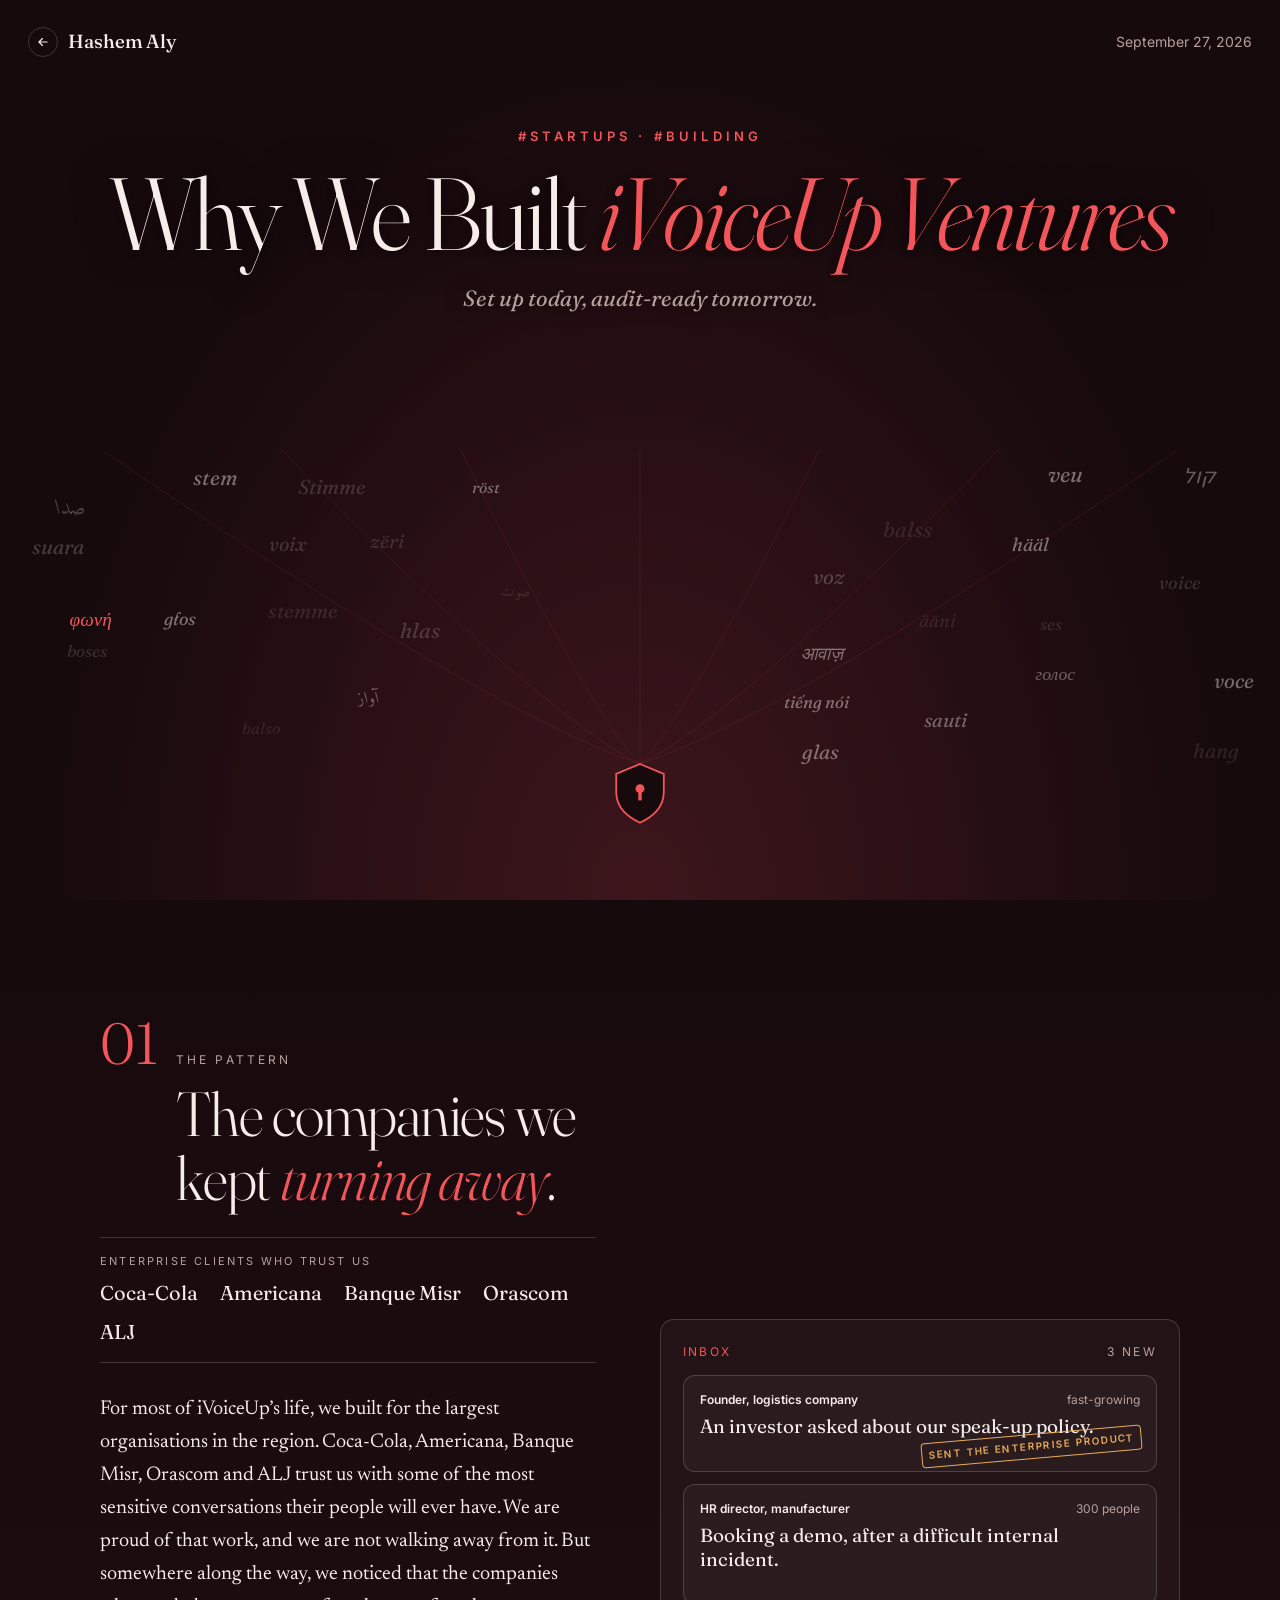
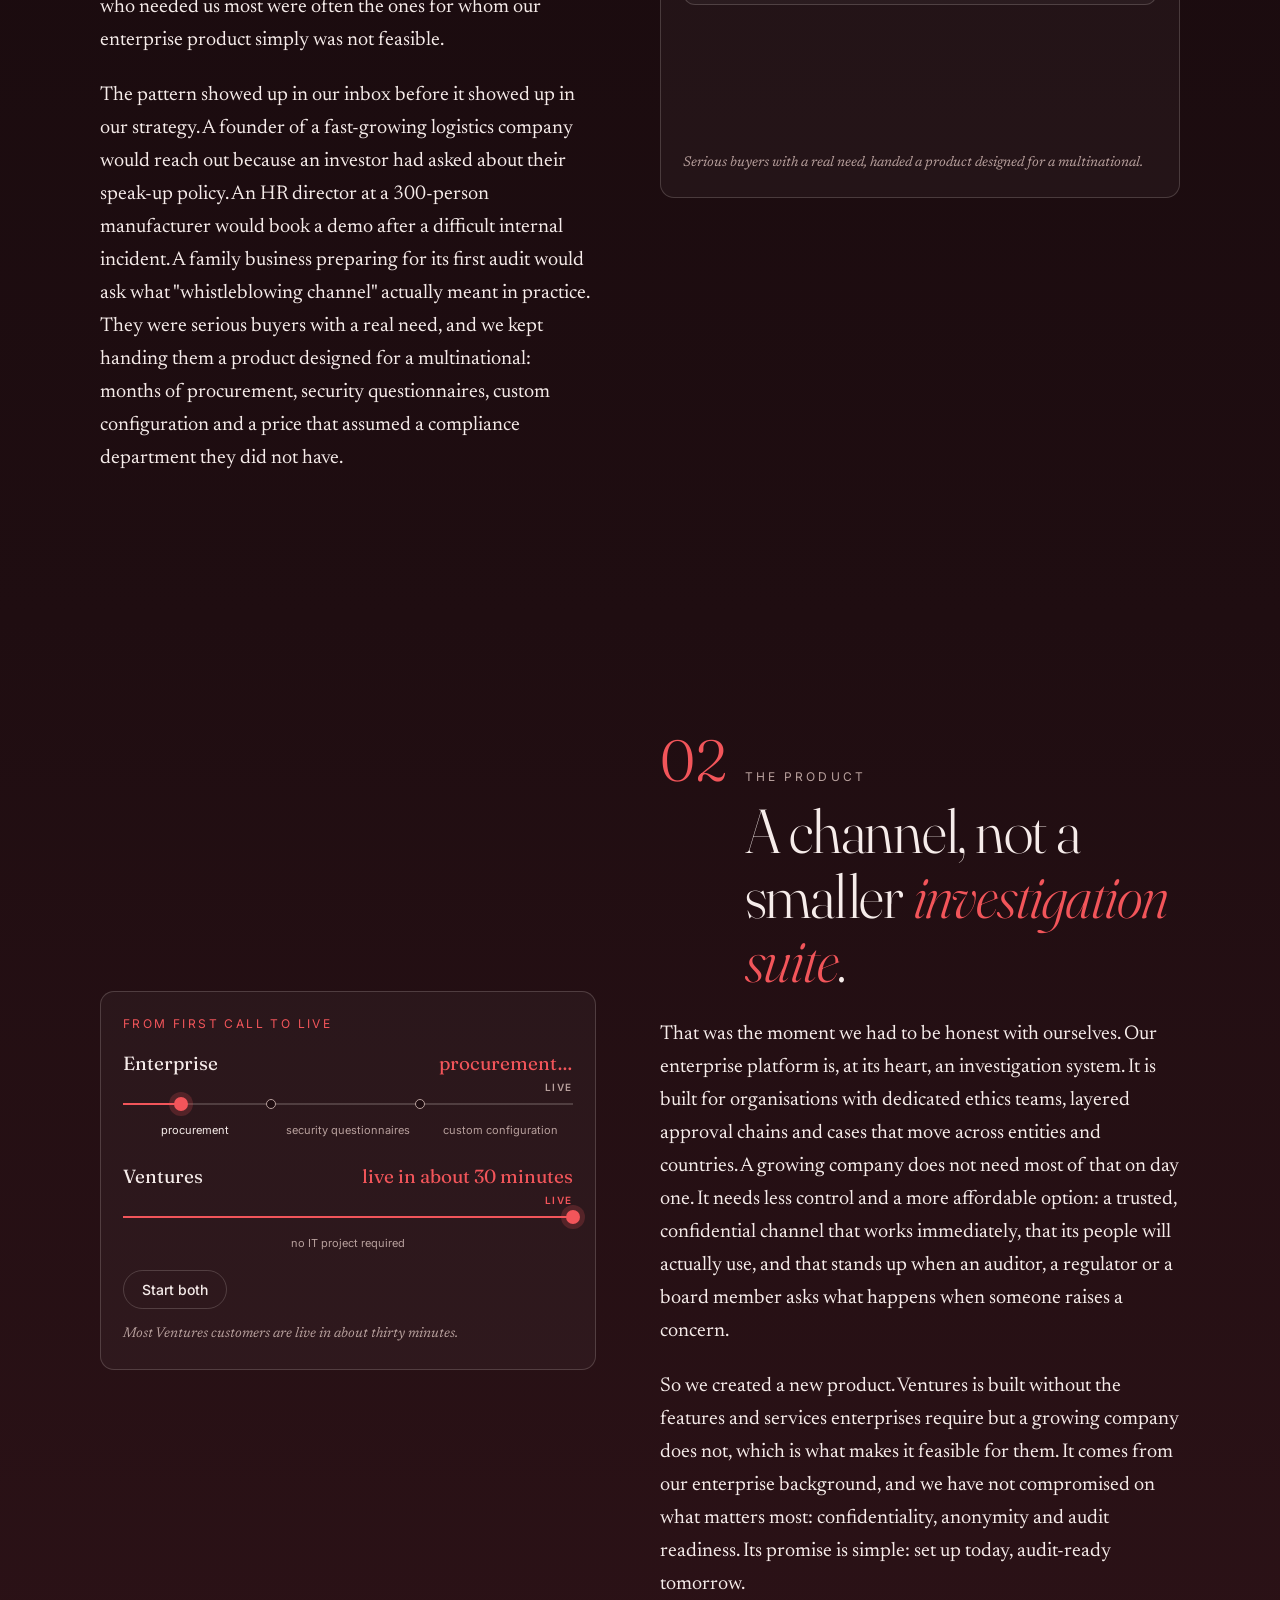
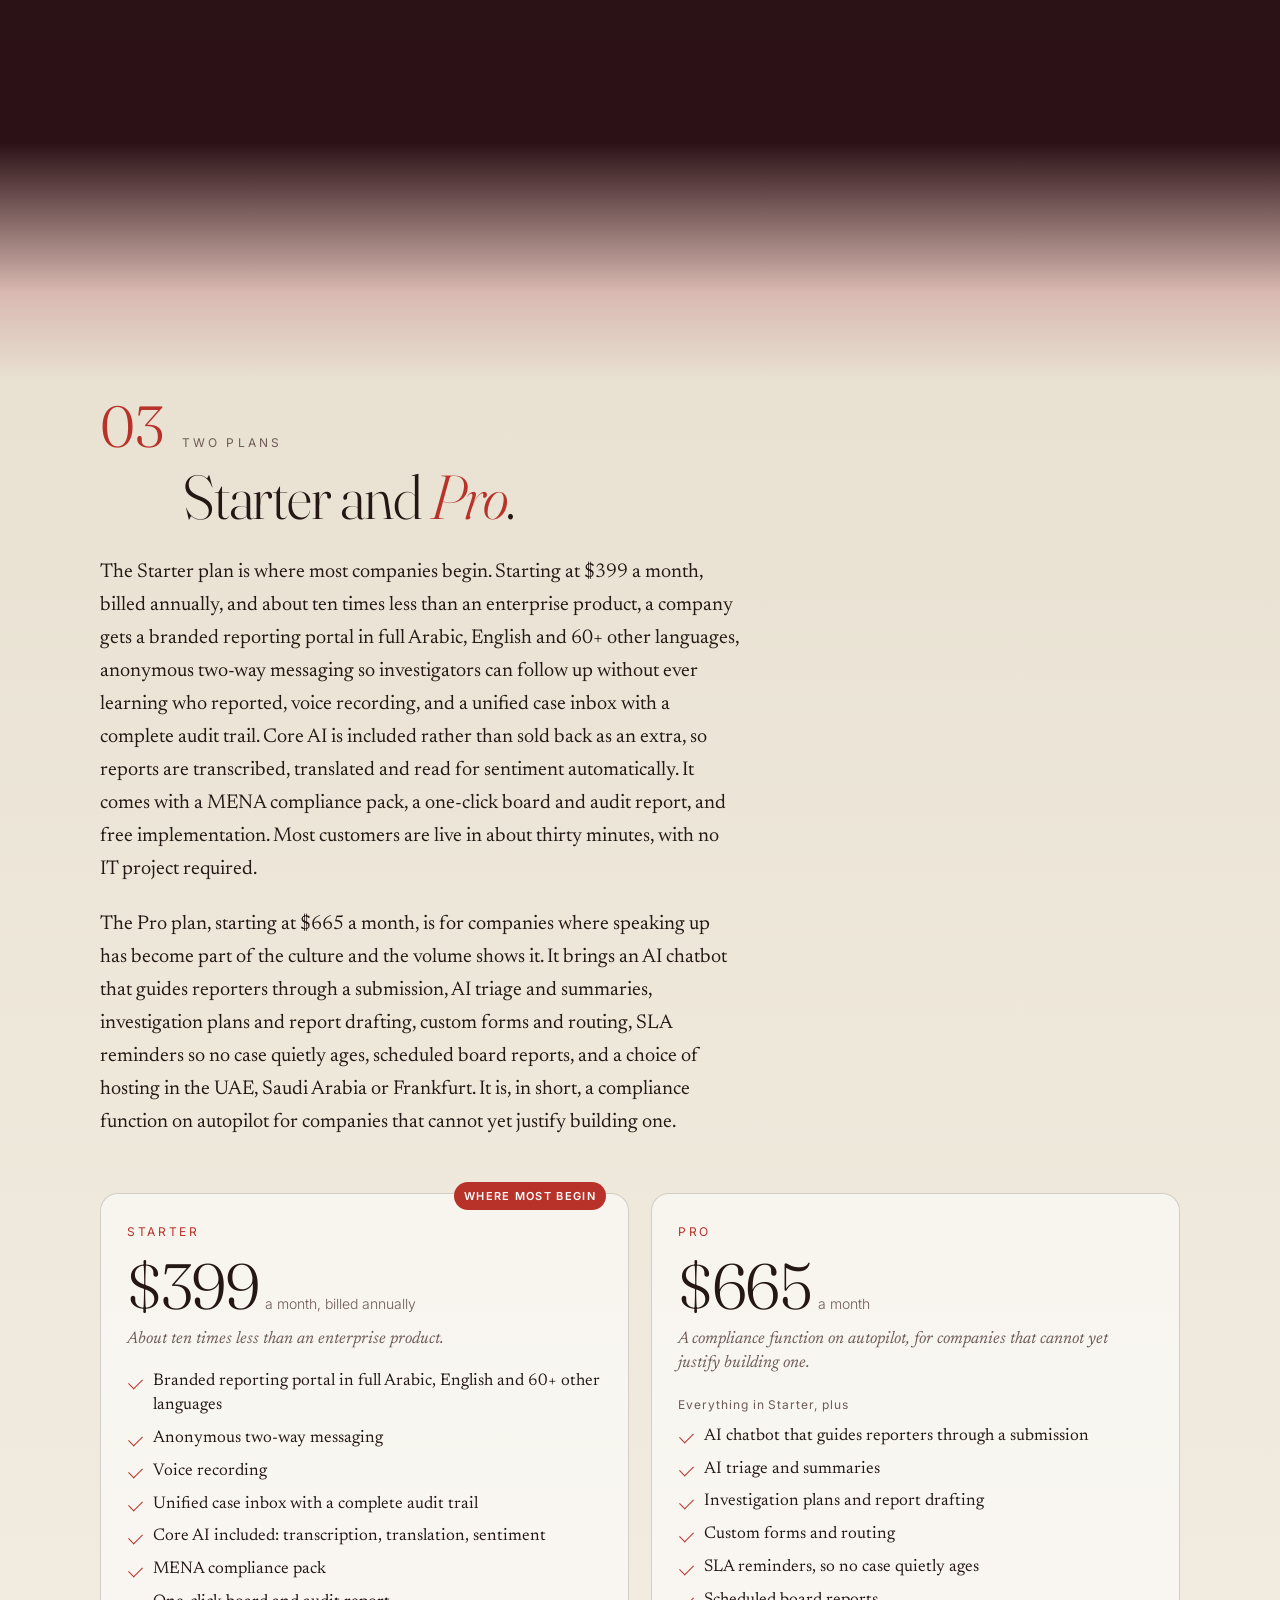
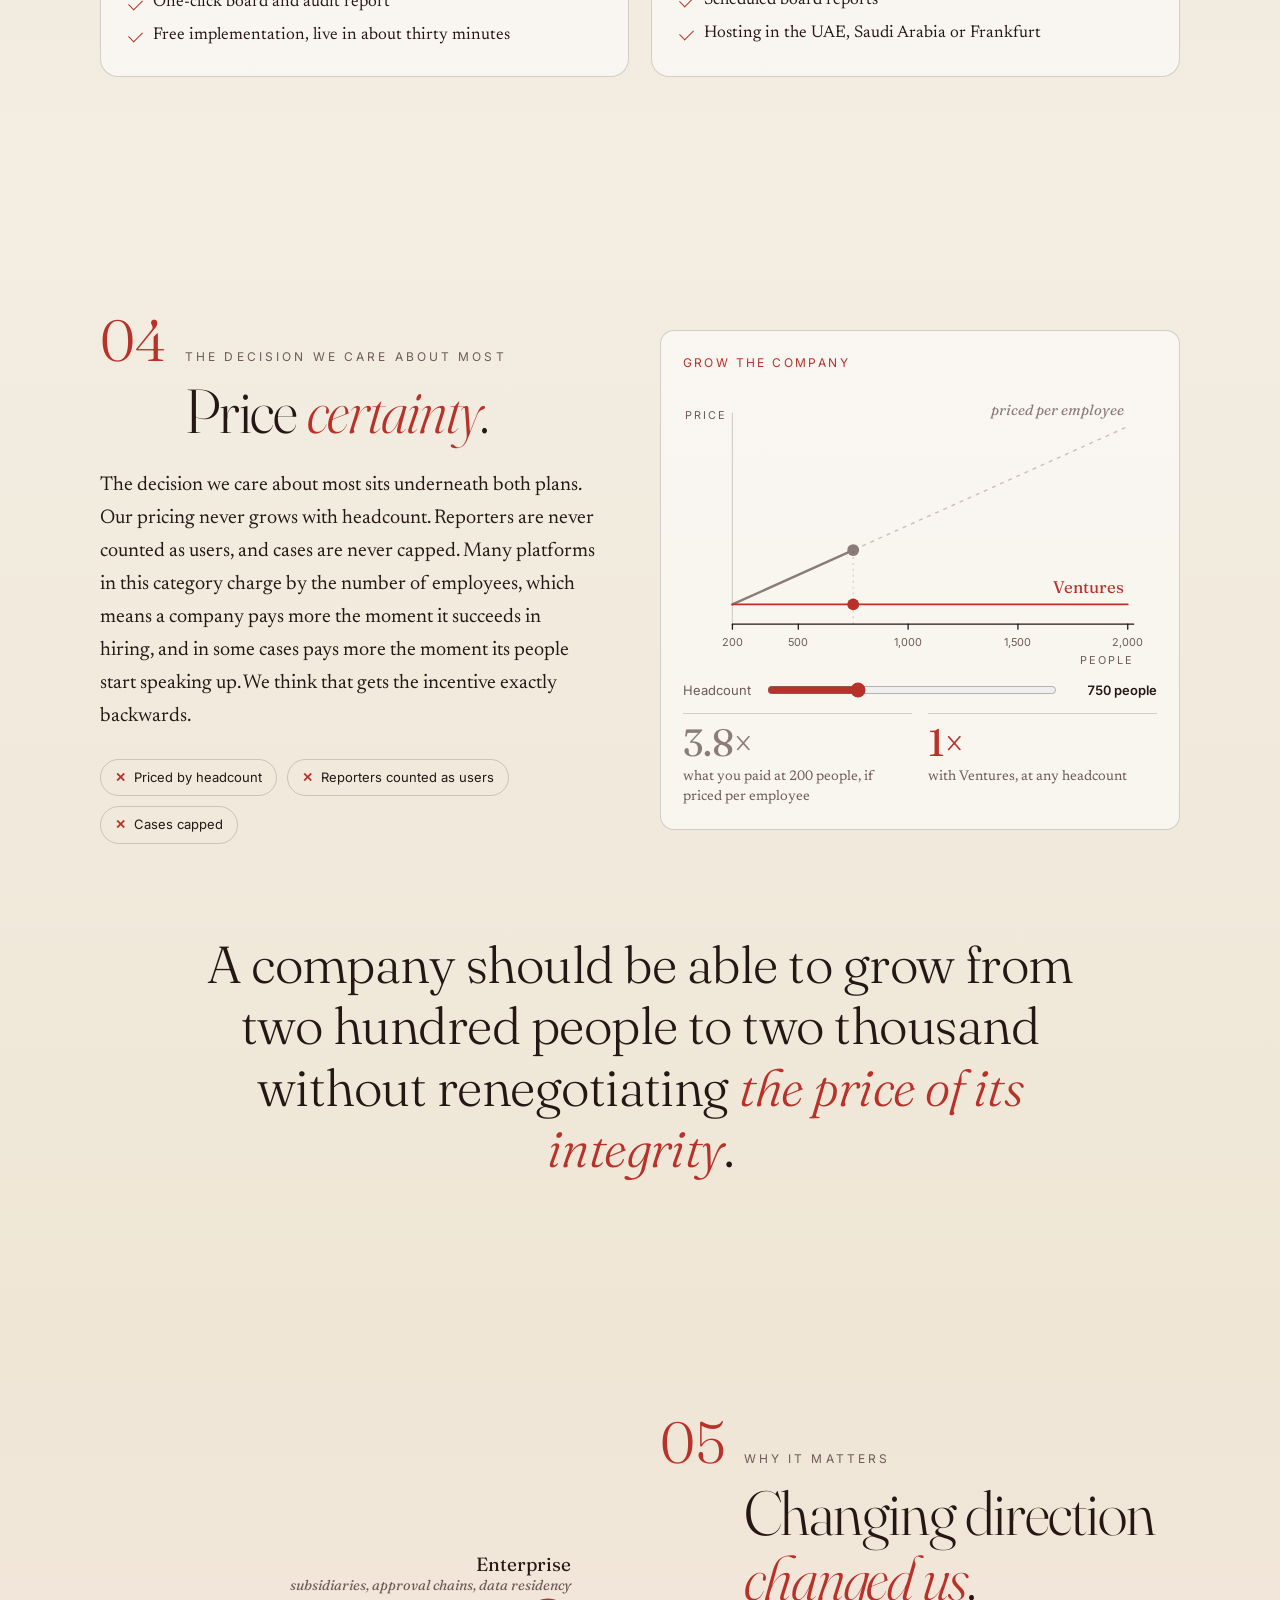
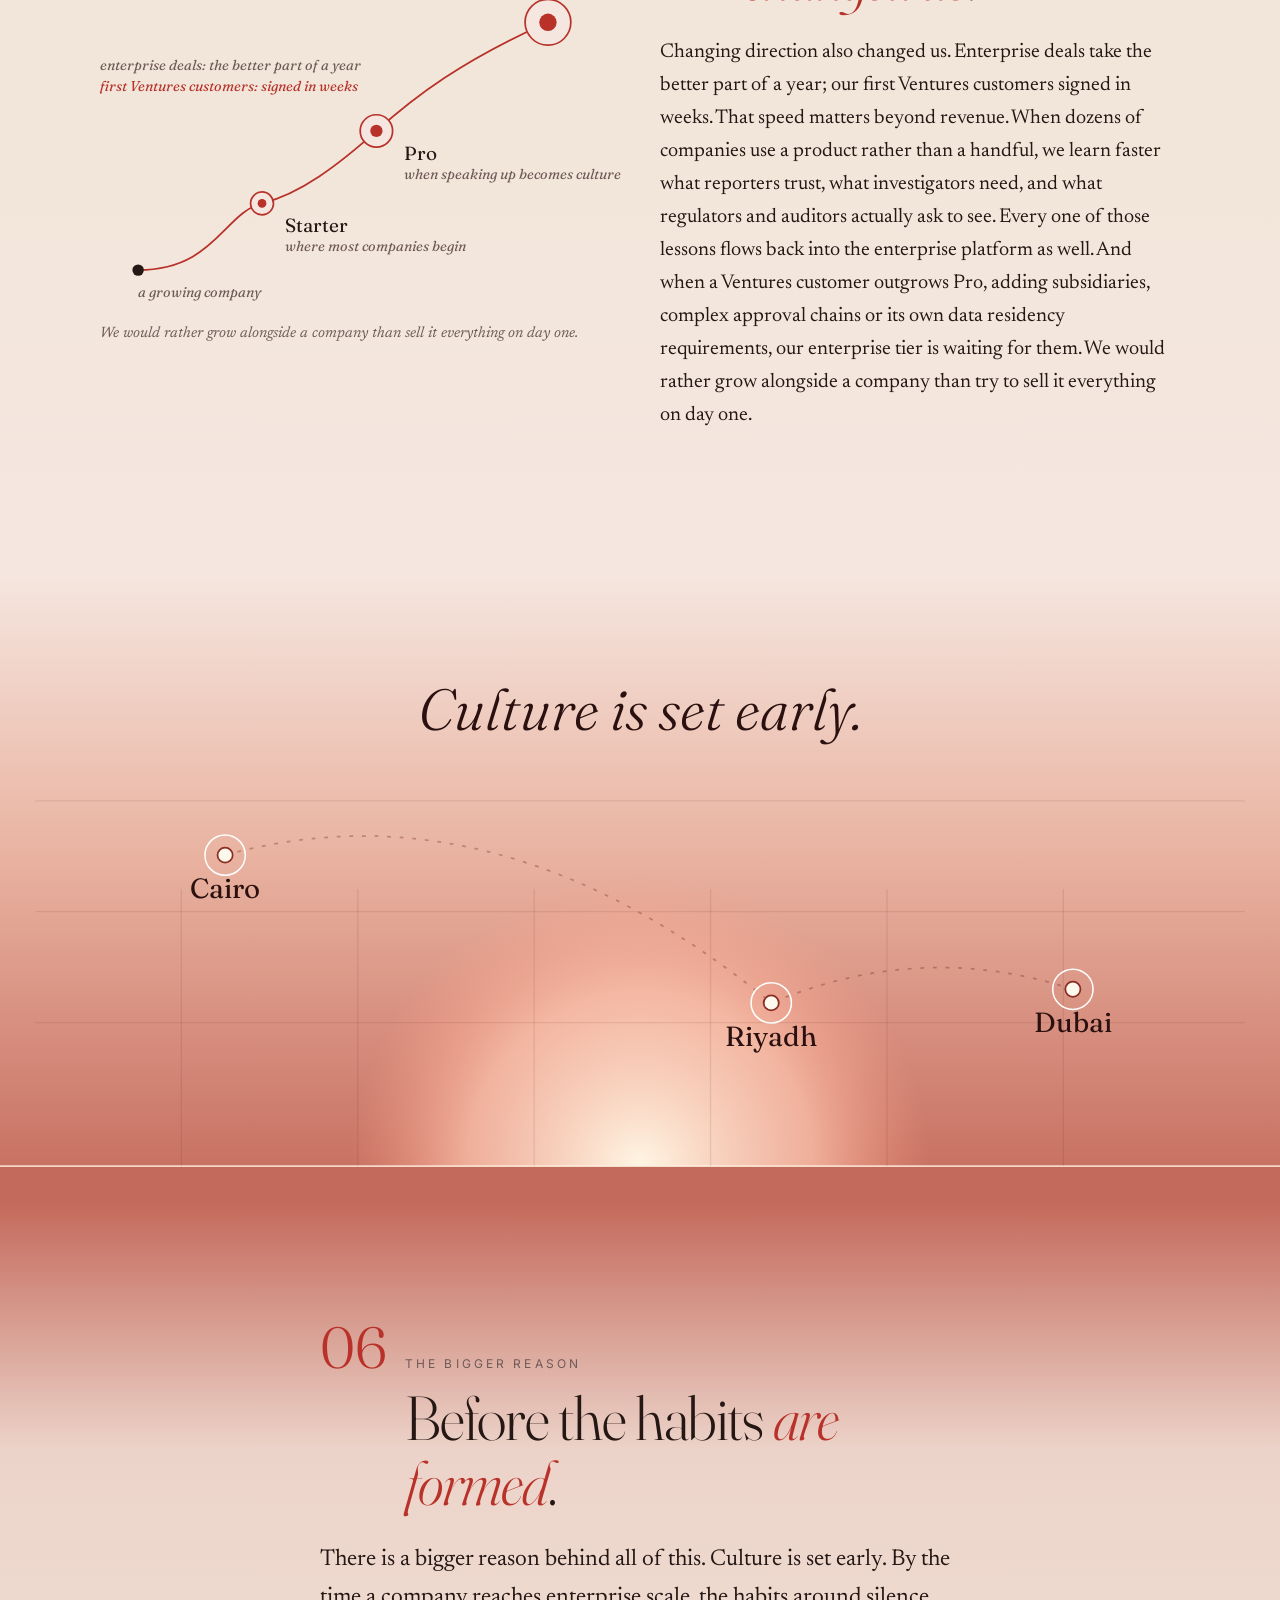
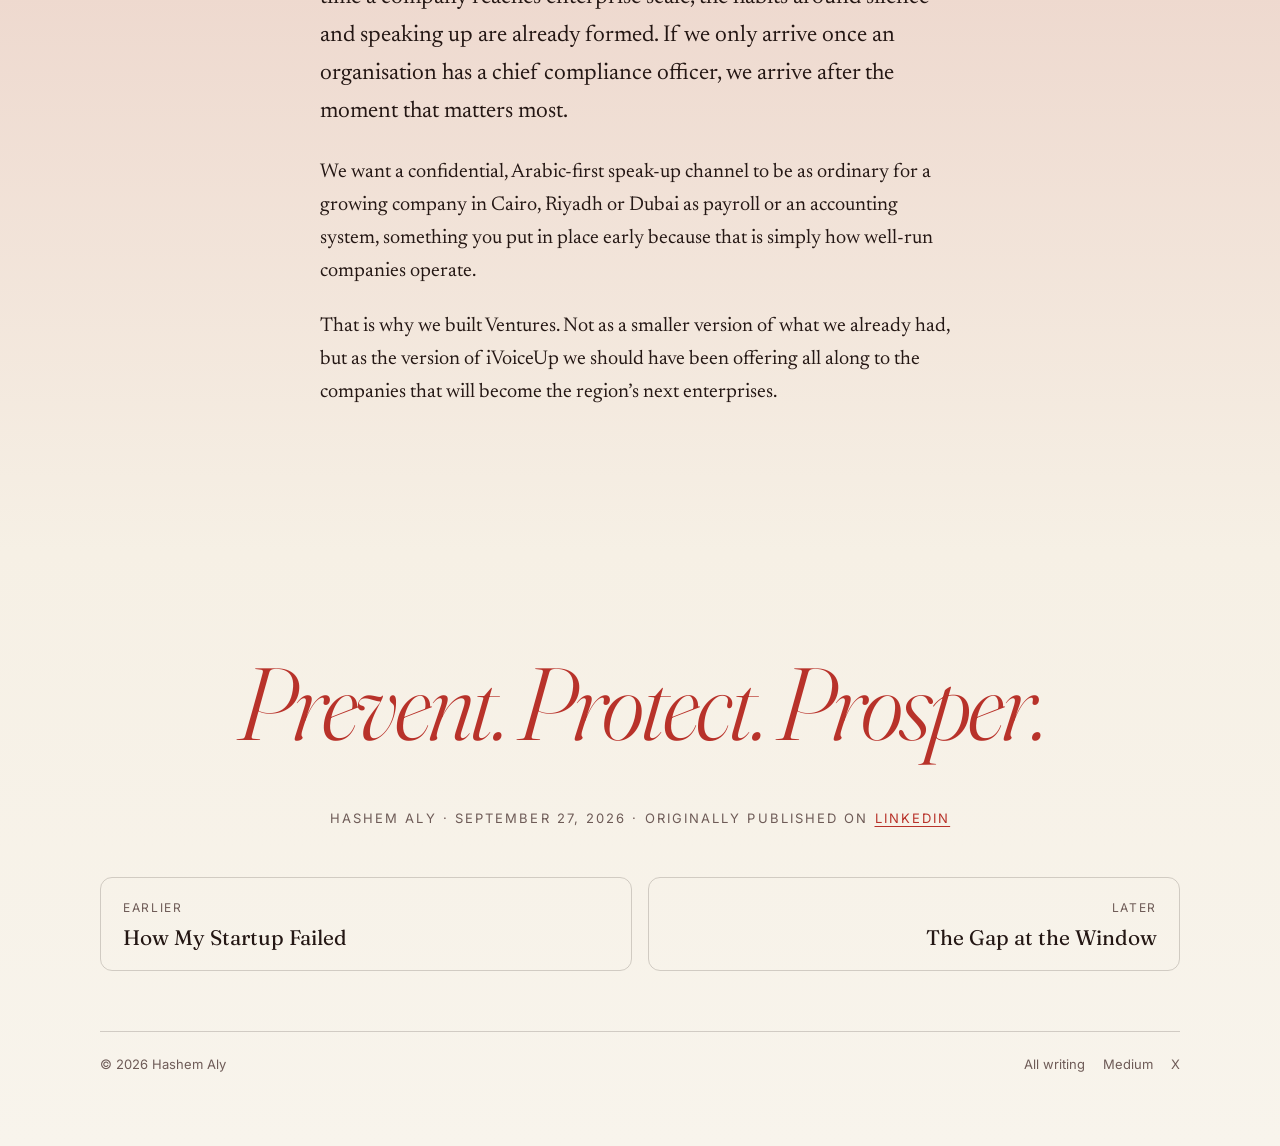
<file: thoughts/why-we-built-ivoiceup-ventures/index.html>
<!doctype html>
<html lang="en">
<head>
<meta charset="utf-8">
<meta name="viewport" content="width=device-width, initial-scale=1">
<title>Why We Built iVoiceUp Ventures — Hashem Aly</title>
<meta name="description" content="A company should be able to grow from two hundred people to two thousand without renegotiating the price of its integrity.">
<meta property="og:title" content="Why We Built iVoiceUp Ventures">
<meta property="og:description" content="A company should be able to grow from two hundred people to two thousand without renegotiating the price of its integrity.">
<meta property="og:type" content="article">
<link rel="canonical" href="https://shoommii.github.io/thoughts/why-we-built-ivoiceup-ventures/">
<link rel="preconnect" href="https://fonts.googleapis.com">
<link rel="preconnect" href="https://fonts.gstatic.com" crossorigin>
<link href="https://fonts.googleapis.com/css2?family=Amiri:wght@400;700&family=Fraunces:ital,opsz,wght@0,9..144,300..700;1,9..144,300..600&family=Newsreader:ital,opsz,wght@0,6..72,400..600;1,6..72,400..500&family=Inter:wght@400;500;600&display=swap" rel="stylesheet">
<link rel="icon" href="data:image/svg+xml,%3Csvg xmlns='http://www.w3.org/2000/svg' viewBox='0 0 32 32'%3E%3Ccircle cx='16' cy='16' r='14' fill='%23170a0d'/%3E%3Cpath d='M16 7 L24 10 V16 C24 21 20 24 16 26 C12 24 8 21 8 16 V10 Z' fill='none' stroke='%23f2555a' stroke-width='1.8' stroke-linejoin='round'/%3E%3Ccircle cx='16' cy='16' r='2.4' fill='%23f2555a'/%3E%3C/svg%3E">
<style>
  :root {
    --night-fg: #f6ecea;
    --night-muted: #b8a09d;
    --night-acc: #f2555a;
    --night-line: rgba(246, 236, 234, .18);
    --day-fg: #241714;
    --day-muted: #6e5b57;
    --day-acc: #b8322a;
    --day-line: rgba(36, 23, 20, .18);
  }
  * { box-sizing: border-box; }
  html { -webkit-text-size-adjust: 100%; scroll-behavior: smooth; }
  body {
    margin: 0; background: #170a0d; color: var(--night-fg);
    font-family: "Newsreader", Georgia, serif; font-size: 20px; line-height: 1.65;
    -webkit-font-smoothing: antialiased; overflow-x: hidden;
  }
  a { color: inherit; }
  .tone-night { --fg: var(--night-fg); --muted: var(--night-muted); --acc: var(--night-acc); --line: var(--night-line); --card: rgba(255, 255, 255, .035); color: var(--fg); }
  .tone-day { --fg: var(--day-fg); --muted: var(--day-muted); --acc: var(--day-acc); --line: var(--day-line); --card: rgba(255, 255, 255, .55); color: var(--fg); }

  section { position: relative; padding: 120px 24px; }
  .inner { max-width: 1080px; margin: 0 auto; position: relative; z-index: 1; }
  .text { max-width: 640px; }
  .grid { display: grid; grid-template-columns: minmax(0, 1fr) minmax(0, 1.05fr); gap: 64px; align-items: center; }
  .grid.flip > :first-child { order: 2; }

  .bar {
    position: absolute; top: 0; left: 0; right: 0; z-index: 5;
    display: flex; justify-content: space-between; align-items: center;
    padding: 26px 28px; font-family: "Inter", system-ui, sans-serif; font-size: 14px; color: var(--night-muted);
  }
  .bar a { text-decoration: none; display: inline-flex; align-items: center; gap: 10px; color: var(--night-fg); font-family: "Fraunces", Georgia, serif; font-size: 19px; font-weight: 500; letter-spacing: -.005em; font-variation-settings: "opsz" 36; }
  .bar .arrow { display: grid; place-items: center; width: 30px; height: 30px; border-radius: 50%; border: 1px solid var(--night-line); transition: all .25s; }
  .bar a:hover .arrow { background: var(--night-acc); border-color: var(--night-acc); color: #170a0d; transform: translateX(-3px); }

  .margin {
    position: fixed; left: 22px; top: 50%; transform: translateY(-50%); z-index: 6;
    display: flex; flex-direction: column; gap: 14px; font-family: "Inter", sans-serif; font-size: 11px; font-weight: 600; letter-spacing: .08em;
    opacity: 0; transition: opacity .6s;
  }
  .margin.show { opacity: 1; }
  .margin a { text-decoration: none; color: var(--mcolor, #b8a09d); opacity: .45; transition: opacity .3s, transform .3s, color .6s; line-height: 1; }
  .margin a.on { opacity: 1; transform: scale(1.3); color: var(--macc, #f2555a); }

  /* ---------- hero ---------- */
  .hero { height: 100vh; min-height: 660px; padding: 0; background: radial-gradient(ellipse at 50% 100%, #3d161c, #170a0d 65%); overflow: hidden; }
  #voices { position: absolute; inset: 0; width: 100%; height: 100%; display: block; }
  .hero .title { position: absolute; left: 0; right: 0; top: 14vh; text-align: center; z-index: 2; pointer-events: none; padding: 0 16px; }
  .kick { font-family: "Inter", system-ui, sans-serif; font-size: 13px; letter-spacing: .32em; text-transform: uppercase; font-weight: 600; color: var(--night-acc); opacity: 0; animation: rise 1.6s ease-out .3s forwards; }
  .hero h1 {
    font-family: "Fraunces", Georgia, serif; font-weight: 300;
    font-size: clamp(48px, 8vw, 112px); line-height: .98; letter-spacing: -.03em; margin: 16px 0 16px;
    font-variation-settings: "opsz" 144; opacity: 0; animation: rise 1.8s ease-out .6s forwards;
    text-shadow: 0 0 40px #170a0d, 0 0 12px #170a0d;
  }
  .hero h1 em { color: var(--night-acc); }
  .hero .sub { font-family: "Fraunces", serif; font-style: italic; font-size: 22px; color: var(--night-muted); opacity: 0; animation: rise 1.6s ease-out 1.1s forwards; text-shadow: 0 0 20px #170a0d; }
  .hero .cap { position: absolute; left: 0; right: 0; bottom: 24px; text-align: center; z-index: 2; padding: 0 20px; font-style: italic; font-size: 15px; color: var(--night-muted); opacity: 0; transition: opacity 1.2s; }
  .hero .cap.show { opacity: 1; }
  @keyframes rise { from { opacity: 0; transform: translateY(16px); } to { opacity: 1; transform: none; } }

  .head { display: flex; align-items: baseline; gap: 18px; margin-bottom: 26px; }
  .num { font-family: "Fraunces", serif; font-weight: 300; font-size: 58px; line-height: .8; color: var(--acc); font-variant-numeric: lining-nums; }
  .label { font-family: "Inter", system-ui, sans-serif; font-size: 12px; letter-spacing: .26em; text-transform: uppercase; color: var(--muted); }
  h2 { font-family: "Fraunces", Georgia, serif; font-weight: 300; font-size: clamp(36px, 5vw, 62px); line-height: 1.04; letter-spacing: -.02em; margin: 6px 0 0; font-variation-settings: "opsz" 144; }
  h2 em { color: var(--acc); }
  p { margin: 0 0 1.1em; }
  .lead { font-size: 23px; }
  .muted { color: var(--muted); }
  .dropcap::first-letter { float: left; font-family: "Fraunces", serif; font-size: 4.3em; line-height: .8; padding: .06em .1em 0 0; color: var(--acc); }

  svg.dg { width: 100%; height: auto; display: block; overflow: visible; }
  .dg text { font-family: "Fraunces", Georgia, serif; font-style: italic; font-size: 15px; fill: var(--muted); }
  .dg text.fg { fill: var(--fg); }
  .dg text.ac { fill: var(--acc); }
  .dg text.sc { font-family: "Inter", sans-serif; font-style: normal; font-size: 11px; letter-spacing: .18em; text-transform: uppercase; }
  .dg .ln { fill: none; stroke: var(--line); stroke-width: 1.2; }
  .dg .al { fill: none; stroke: var(--acc); stroke-width: 1.8; stroke-linecap: round; stroke-linejoin: round; }
  .dg .fg-s { fill: none; stroke: var(--fg); stroke-width: 1.3; stroke-linecap: round; stroke-linejoin: round; }
  .dg .fa { fill: var(--acc); }
  .draw { stroke-dasharray: var(--len, 2000); stroke-dashoffset: var(--len, 2000); transition: stroke-dashoffset 2s cubic-bezier(.6, .1, .2, 1); }
  .in .draw { stroke-dashoffset: 0; }
  .pop { opacity: 0; transition: opacity .9s ease; }
  .in .pop { opacity: 1; }
  figure { margin: 0; }
  figcaption { font-style: italic; font-size: 15px; color: var(--muted); margin-top: 14px; }

  .widget { border: 1px solid var(--line); border-radius: 14px; padding: 22px; background: var(--card); }
  .widget .k { font-family: "Inter", sans-serif; font-size: 12px; letter-spacing: .2em; text-transform: uppercase; color: var(--acc); margin-bottom: 14px; display: flex; justify-content: space-between; gap: 12px; flex-wrap: wrap; }
  .btn { appearance: none; border: 1px solid var(--line); background: transparent; color: var(--fg); font: 500 14px "Inter", sans-serif; padding: 10px 18px; border-radius: 999px; cursor: pointer; transition: border-color .25s, color .25s; }
  .btn:hover { border-color: var(--acc); color: var(--acc); }
  .btn:focus-visible, input[type=range]:focus-visible { outline: 2px solid var(--acc); outline-offset: 2px; }
  .note { font-size: 14px; color: var(--muted); font-style: italic; margin: 14px 0 0; }

  /* ---------- enterprise names ---------- */
  .trusted { display: flex; flex-wrap: wrap; gap: 6px 22px; align-items: baseline; margin: 0 0 30px; padding: 14px 0; border-top: 1px solid var(--line); border-bottom: 1px solid var(--line); font-family: "Fraunces", serif; font-size: 20px; }
  .trusted .k { font-family: "Inter", sans-serif; font-size: 11px; letter-spacing: .2em; text-transform: uppercase; color: var(--muted); width: 100%; }

  /* ---------- inbox ---------- */
  .inbox { display: grid; gap: 12px; }
  .mail { border: 1px solid var(--line); border-radius: 12px; padding: 14px 16px; background: var(--card); position: relative; opacity: 0; transform: translateY(14px); transition: opacity .7s, transform .7s; }
  .mail.show { opacity: 1; transform: none; }
  .mail .from { font-family: "Inter", sans-serif; font-size: 12px; color: var(--muted); display: flex; justify-content: space-between; gap: 10px; }
  .mail .from b { color: var(--fg); font-weight: 600; }
  .mail .subj { font-family: "Fraunces", serif; font-size: 19px; line-height: 1.3; margin-top: 4px; }
  .mail .stamp {
    position: absolute; right: 14px; bottom: 12px; font-family: "Inter", sans-serif; font-size: 10px; font-weight: 600; letter-spacing: .14em; text-transform: uppercase;
    color: #f3b35b; border: 1.5px solid #f3b35b; border-radius: 4px; padding: 3px 6px; transform: rotate(-5deg) scale(1.6); opacity: 0; transition: opacity .3s, transform .4s cubic-bezier(.3, 1.6, .5, 1);
  }
  .mail.stamped .stamp { opacity: .95; transform: rotate(-5deg) scale(1); }
  .mail .pad { height: 18px; }

  /* ---------- race ---------- */
  .race { display: grid; gap: 22px; margin-top: 6px; }
  .lane .nm { display: flex; justify-content: space-between; gap: 10px; font-family: "Fraunces", serif; font-size: 19px; }
  .lane .nm b { font-weight: 400; color: var(--acc); font-variant-numeric: tabular-nums; }
  .track { position: relative; height: 34px; margin-top: 8px; }
  .track .rail { position: absolute; left: 0; right: 0; top: 16px; height: 2px; background: var(--line); }
  .track .fill { position: absolute; left: 0; top: 16px; height: 2px; width: 0; background: var(--acc); }
  .track .dot { position: absolute; top: 10px; left: 0; width: 14px; height: 14px; margin-left: -7px; border-radius: 50%; background: var(--acc); box-shadow: 0 0 0 5px rgba(242, 85, 90, .2); }
  .track .stop { position: absolute; top: 12px; width: 10px; height: 10px; margin-left: -5px; border-radius: 50%; border: 1.5px solid var(--muted); background: #1f0d11; }
  .track .flag { position: absolute; right: 0; top: -8px; font-family: "Inter", sans-serif; font-size: 10px; font-weight: 600; letter-spacing: .14em; color: var(--muted); }
  .stops { position: relative; height: 18px; font-family: "Inter", sans-serif; font-size: 11px; color: var(--muted); }
  .stops span { position: absolute; transform: translateX(-50%); white-space: nowrap; }
  .stops span.on { color: var(--fg); }

  /* ---------- plans ---------- */
  .plans { display: grid; grid-template-columns: 1fr 1fr; gap: 22px; margin-top: 54px; }
  .plan { border: 1px solid var(--line); border-radius: 18px; padding: 28px 26px; background: var(--card); position: relative; transition: transform .35s, border-color .35s, box-shadow .35s; }
  .plan:hover { transform: translateY(-4px); border-color: var(--acc); box-shadow: 0 24px 50px -30px rgba(90, 20, 15, .4); }
  .plan .nm { font-family: "Inter", sans-serif; font-size: 12px; letter-spacing: .22em; text-transform: uppercase; color: var(--acc); }
  .plan .price { font-family: "Fraunces", serif; font-weight: 300; font-size: 64px; line-height: 1; margin: 12px 0 2px; letter-spacing: -.02em; }
  .plan .price small { font-family: "Inter", sans-serif; font-size: 14px; letter-spacing: 0; color: var(--muted); margin-left: 6px; }
  .plan .for { font-style: italic; color: var(--muted); font-size: 17px; line-height: 1.45; margin: 10px 0 18px; }
  .plan ul { list-style: none; margin: 0; padding: 0; display: grid; gap: 9px; }
  .plan li { font-size: 17px; line-height: 1.4; padding-left: 26px; position: relative; }
  .plan li::before { content: ""; position: absolute; left: 2px; top: .45em; width: 12px; height: 7px; border-left: 1.8px solid var(--acc); border-bottom: 1.8px solid var(--acc); transform: rotate(-45deg); }
  .plan .badge { position: absolute; top: -12px; right: 22px; font-family: "Inter", sans-serif; font-size: 11px; font-weight: 600; letter-spacing: .12em; text-transform: uppercase; background: var(--acc); color: #fff; padding: 5px 10px; border-radius: 999px; }
  .plan .plus { font-family: "Inter", sans-serif; font-size: 12px; color: var(--muted); letter-spacing: .08em; margin: 0 0 10px; }

  /* ---------- price certainty ---------- */
  .readout { display: grid; grid-template-columns: 1fr 1fr; gap: 16px; margin-top: 12px; }
  .readout > div { border-top: 1px solid var(--line); padding-top: 10px; }
  .readout .v { font-family: "Fraunces", serif; font-size: 38px; line-height: 1; font-variant-numeric: tabular-nums; }
  .readout .v.up { color: #8c7c77; }
  .readout .v.flat { color: var(--acc); }
  .readout .t { font-size: 14px; color: var(--muted); line-height: 1.4; margin-top: 6px; }
  .scrub { display: flex; align-items: center; gap: 14px; margin-top: 16px; font-family: "Inter", sans-serif; font-size: 13px; color: var(--muted); font-variant-numeric: tabular-nums; }
  .scrub input { flex: 1; accent-color: var(--acc); }
  .scrub b { color: var(--fg); font-weight: 600; min-width: 6.5em; text-align: right; }
  .never { display: flex; flex-wrap: wrap; gap: 10px; margin-top: 26px; }
  .never span { font-family: "Inter", sans-serif; font-size: 13px; border: 1px solid var(--line); border-radius: 999px; padding: 7px 14px; }
  .never span::before { content: "✕"; color: var(--acc); margin-right: 8px; font-weight: 600; }
  .pull { max-width: 900px; margin: 90px auto 0; text-align: center; font-family: "Fraunces", Georgia, serif; font-weight: 300; font-size: clamp(30px, 4.2vw, 52px); line-height: 1.18; letter-spacing: -.01em; }
  .pull em { color: var(--acc); }
  .pull .w { display: inline-block; opacity: 0; transform: translateY(12px); filter: blur(5px); transition: opacity .9s, transform .9s, filter .9s; }
  .pull.in .w { opacity: 1; transform: none; filter: none; }

  /* ---------- growth path ---------- */
  .climber { offset-rotate: 0deg; animation: climb 6s cubic-bezier(.5, 0, .5, 1) infinite; animation-play-state: paused; }
  .in .climber { animation-play-state: running; }
  @keyframes climb { 0% { offset-distance: 0%; opacity: 0; } 8% { opacity: 1; } 85% { offset-distance: 100%; opacity: 1; } 100% { offset-distance: 100%; opacity: 0; } }

  /* ---------- culture band ---------- */
  .band { padding: 0; height: 70vh; min-height: 440px; overflow: hidden; background: linear-gradient(#f5e6df 0%, #e9b2a0 45%, #c46a5c 100%); }
  .band svg { position: absolute; inset: 0; width: 100%; height: 100%; }
  .band .line { position: absolute; left: 0; right: 0; top: 14%; text-align: center; z-index: 2; padding: 0 20px; font-family: "Fraunces", serif; font-style: italic; font-weight: 300; font-size: clamp(30px, 4.6vw, 58px); color: #2a1110; }
  .city { transform-box: fill-box; transform-origin: center; opacity: 0; transition: opacity 1s; }
  .band.in .city { opacity: 1; }
  .halo { transform-box: fill-box; transform-origin: center; animation: halo 3s ease-out infinite; }
  @keyframes halo { 0% { transform: scale(.6); opacity: .8; } 100% { transform: scale(2.6); opacity: 0; } }

  /* ---------- coda ---------- */
  .coda { text-align: center; padding-top: 100px; padding-bottom: 60px; }
  .motto { font-family: "Fraunces", Georgia, serif; font-weight: 300; font-style: italic; font-size: clamp(48px, 8vw, 112px); line-height: 1.02; letter-spacing: -.03em; color: var(--acc); font-variation-settings: "opsz" 144; }
  .motto span { display: inline-block; opacity: 0; transform: translateY(24px); transition: opacity 1.2s, transform 1.2s; }
  .coda.in .motto span { opacity: 1; transform: none; }
  .sig { font-family: "Inter", sans-serif; font-size: 13px; letter-spacing: .16em; text-transform: uppercase; color: var(--muted); margin-top: 52px; }
  .sig a { color: var(--acc); text-underline-offset: 3px; }
  .next { display: grid; grid-template-columns: 1fr 1fr; gap: 16px; margin: 48px 0 0; text-align: left; }
  .next a { display: block; text-decoration: none; border: 1px solid var(--line); border-radius: 12px; padding: 20px 22px; transition: border-color .25s, transform .25s; }
  .next a:hover { border-color: var(--acc); transform: translateY(-2px); }
  .next .k { font-family: "Inter", sans-serif; font-size: 12px; letter-spacing: .14em; text-transform: uppercase; color: var(--muted); }
  .next .t { font-family: "Fraunces", Georgia, serif; font-size: 21px; line-height: 1.25; margin-top: 6px; }
  .next .r { text-align: right; }
  footer { display: flex; flex-wrap: wrap; justify-content: space-between; gap: 12px; max-width: 1080px; margin: 60px auto 0; padding: 22px 0 10px; border-top: 1px solid var(--line); font-family: "Inter", sans-serif; font-size: 13px; color: var(--muted); }
  footer nav { display: flex; gap: 18px; }
  footer a { text-decoration: none; }
  footer a:hover { color: var(--fg); }

  .rv { opacity: 0; transform: translateY(18px); transition: opacity 1s ease, transform 1s ease; }
  .rv.in { opacity: 1; transform: none; }

  @media (max-width: 900px) {
    .grid, .grid.flip { grid-template-columns: 1fr; gap: 36px; }
    .grid.flip > :first-child { order: 0; }
    .margin { display: none; }
    .plans { grid-template-columns: 1fr; }
  }
  @media (max-width: 640px) {
    body { font-size: 18px; }
    section { padding: 84px 16px; }
    .bar { padding: 20px 16px; }
    .lead { font-size: 20px; }
    .num { font-size: 46px; }
    .dg text { font-size: 19px; }
    .dg text.sc { font-size: 13px; }
    .widget { padding: 18px 16px; }
    .hero .sub { font-size: 18px; }
    .plan { padding: 24px 20px; }
    .plan .price { font-size: 52px; }
    .next { grid-template-columns: 1fr; }
    .next .r { text-align: left; }
  }
  @media (prefers-reduced-motion: reduce) {
    *, *::before, *::after { animation-duration: .01ms !important; animation-iteration-count: 1 !important; transition-duration: .01ms !important; }
  }
</style>
</head>
<body>

<nav class="margin" id="margin" aria-label="Sections">
  <a href="#turned-away" title="The companies we kept turning away">01</a>
  <a href="#channel" title="A channel, not a smaller investigation suite">02</a>
  <a href="#plans" title="Starter and Pro">03</a>
  <a href="#certainty" title="Price certainty">04</a>
  <a href="#matters" title="Why it matters">05</a>
  <a href="#culture" title="Culture is set early">06</a>
</nav>

<!-- ============================== HERO ============================== -->
<section class="hero tone-night" aria-label="Why We Built iVoiceUp Ventures">
  <div class="bar">
    <a href="../../"><span class="arrow"><svg width="14" height="14" viewBox="0 0 24 24" fill="none" stroke="currentColor" stroke-width="2" stroke-linecap="round" stroke-linejoin="round"><path d="M19 12H5M11 18l-6-6 6-6"/></svg></span>Hashem Aly</a>
    <span><time datetime="2026-09-27">September 27, 2026</time></span>
  </div>
  <canvas id="voices" aria-hidden="true"></canvas>
  <div class="title">
    <div class="kick">#startups · #building</div>
    <h1>Why We Built <em>iVoiceUp Ventures</em></h1>
    <div class="sub">Set up today, audit-ready tomorrow.</div>
  </div>
  <p class="cap" id="cap">Voices in Arabic, English and sixty other languages, arriving through one confidential channel.</p>
</section>

<main id="doc">

<!-- ============================== TURNED AWAY ============================== -->
<section id="turned-away" class="tone-night" style="background: linear-gradient(#170a0d, #1f0d11)">
  <div class="inner grid">
    <div class="text">
      <div class="head rv"><span class="num">01</span><div><span class="label">The pattern</span><h2>The companies we kept <em>turning away</em>.</h2></div></div>
      <div class="trusted rv"><span class="k">Enterprise clients who trust us</span><span>Coca-Cola</span><span>Americana</span><span>Banque Misr</span><span>Orascom</span><span>ALJ</span></div>
      <p class="rv">For most of iVoiceUp’s life, we built for the largest organisations in the region. Coca-Cola, Americana, Banque Misr, Orascom and ALJ trust us with some of the most sensitive conversations their people will ever have. We are proud of that work, and we are not walking away from it. But somewhere along the way, we noticed that the companies who needed us most were often the ones for whom our enterprise product simply was not feasible.</p>
      <p class="rv">The pattern showed up in our inbox before it showed up in our strategy. A founder of a fast-growing logistics company would reach out because an investor had asked about their speak-up policy. An HR director at a 300-person manufacturer would book a demo after a difficult internal incident. A family business preparing for its first audit would ask what "whistleblowing channel" actually meant in practice. They were serious buyers with a real need, and we kept handing them a product designed for a multinational: months of procurement, security questionnaires, custom configuration and a price that assumed a compliance department they did not have.</p>
    </div>
    <div class="widget rv" id="inbox">
      <div class="k"><span>Inbox</span><span class="muted">3 new</span></div>
      <div class="inbox">
        <div class="mail"><div class="from"><b>Founder, logistics company</b><span>fast-growing</span></div><div class="subj">An investor asked about our speak-up policy.</div><div class="pad"></div><span class="stamp">Sent the enterprise product</span></div>
        <div class="mail"><div class="from"><b>HR director, manufacturer</b><span>300 people</span></div><div class="subj">Booking a demo, after a difficult internal incident.</div><div class="pad"></div><span class="stamp">Sent the enterprise product</span></div>
        <div class="mail"><div class="from"><b>Family business</b><span>first audit</span></div><div class="subj">What does “whistleblowing channel” actually mean in practice?</div><div class="pad"></div><span class="stamp">Sent the enterprise product</span></div>
      </div>
      <p class="note">Serious buyers with a real need, handed a product designed for a multinational.</p>
    </div>
  </div>
</section>

<!-- ============================== CHANNEL ============================== -->
<section id="channel" class="tone-night" style="background: linear-gradient(#1f0d11, #2c1217)">
  <div class="inner grid flip">
    <div class="text">
      <div class="head rv"><span class="num">02</span><div><span class="label">The product</span><h2>A channel, not a smaller <em>investigation suite</em>.</h2></div></div>
      <p class="rv">That was the moment we had to be honest with ourselves. Our enterprise platform is, at its heart, an investigation system. It is built for organisations with dedicated ethics teams, layered approval chains and cases that move across entities and countries. A growing company does not need most of that on day one. It needs less control and a more affordable option: a trusted, confidential channel that works immediately, that its people will actually use, and that stands up when an auditor, a regulator or a board member asks what happens when someone raises a concern.</p>
      <p class="rv">So we created a new product. Ventures is built without the features and services enterprises require but a growing company does not, which is what makes it feasible for them. It comes from our enterprise background, and we have not compromised on what matters most: confidentiality, anonymity and audit readiness. Its promise is simple: set up today, audit-ready tomorrow.</p>
    </div>
    <div class="widget rv" id="race">
      <div class="k"><span>From first call to live</span></div>
      <div class="race">
        <div class="lane" id="lane-ent">
          <div class="nm"><span>Enterprise</span><b id="ent-t">day one</b></div>
          <div class="track"><div class="rail"></div><div class="fill"></div><span class="stop" style="left:33%"></span><span class="stop" style="left:66%"></span><div class="dot"></div><span class="flag">LIVE</span></div>
          <div class="stops"><span style="left:16%">procurement</span><span style="left:50%">security questionnaires</span><span style="left:84%">custom configuration</span></div>
        </div>
        <div class="lane" id="lane-ven">
          <div class="nm"><span>Ventures</span><b id="ven-t">day one</b></div>
          <div class="track"><div class="rail"></div><div class="fill"></div><div class="dot"></div><span class="flag">LIVE</span></div>
          <div class="stops"><span style="left:50%">no IT project required</span></div>
        </div>
      </div>
      <div style="margin-top:18px"><button class="btn" type="button" id="race-go">Start both</button></div>
      <p class="note">Most Ventures customers are live in about thirty minutes.</p>
    </div>
  </div>
</section>

<!-- ============================== PLANS ============================== -->
<section id="plans" class="tone-day" style="background: linear-gradient(#2c1217 0px, #d9b9b1 150px, #e9e2d3 240px, #f3ede2); padding-top: 260px">
  <div class="inner">
    <div class="text">
      <div class="head rv"><span class="num">03</span><div><span class="label">Two plans</span><h2>Starter and <em>Pro</em>.</h2></div></div>
      <p class="rv">The Starter plan is where most companies begin. Starting at $399 a month, billed annually, and about ten times less than an enterprise product, a company gets a branded reporting portal in full Arabic, English and 60+ other languages, anonymous two-way messaging so investigators can follow up without ever learning who reported, voice recording, and a unified case inbox with a complete audit trail. Core AI is included rather than sold back as an extra, so reports are transcribed, translated and read for sentiment automatically. It comes with a MENA compliance pack, a one-click board and audit report, and free implementation. Most customers are live in about thirty minutes, with no IT project required.</p>
      <p class="rv">The Pro plan, starting at $665 a month, is for companies where speaking up has become part of the culture and the volume shows it. It brings an AI chatbot that guides reporters through a submission, AI triage and summaries, investigation plans and report drafting, custom forms and routing, SLA reminders so no case quietly ages, scheduled board reports, and a choice of hosting in the UAE, Saudi Arabia or Frankfurt. It is, in short, a compliance function on autopilot for companies that cannot yet justify building one.</p>
    </div>
    <div class="plans">
      <div class="plan rv">
        <span class="badge">Where most begin</span>
        <div class="nm">Starter</div>
        <div class="price">$399<small>a month, billed annually</small></div>
        <p class="for">About ten times less than an enterprise product.</p>
        <ul>
          <li>Branded reporting portal in full Arabic, English and 60+ other languages</li>
          <li>Anonymous two-way messaging</li>
          <li>Voice recording</li>
          <li>Unified case inbox with a complete audit trail</li>
          <li>Core AI included: transcription, translation, sentiment</li>
          <li>MENA compliance pack</li>
          <li>One-click board and audit report</li>
          <li>Free implementation, live in about thirty minutes</li>
        </ul>
      </div>
      <div class="plan rv" style="transition-delay:.15s">
        <div class="nm">Pro</div>
        <div class="price">$665<small>a month</small></div>
        <p class="for">A compliance function on autopilot, for companies that cannot yet justify building one.</p>
        <div class="plus">Everything in Starter, plus</div>
        <ul>
          <li>AI chatbot that guides reporters through a submission</li>
          <li>AI triage and summaries</li>
          <li>Investigation plans and report drafting</li>
          <li>Custom forms and routing</li>
          <li>SLA reminders, so no case quietly ages</li>
          <li>Scheduled board reports</li>
          <li>Hosting in the UAE, Saudi Arabia or Frankfurt</li>
        </ul>
      </div>
    </div>
  </div>
</section>

<!-- ============================== PRICE CERTAINTY ============================== -->
<section id="certainty" class="tone-day" style="background: linear-gradient(#f3ede2, #efe6d6)">
  <div class="inner grid">
    <div class="text">
      <div class="head rv"><span class="num">04</span><div><span class="label">The decision we care about most</span><h2>Price <em>certainty</em>.</h2></div></div>
      <p class="rv">The decision we care about most sits underneath both plans. Our pricing never grows with headcount. Reporters are never counted as users, and cases are never capped. Many platforms in this category charge by the number of employees, which means a company pays more the moment it succeeds in hiring, and in some cases pays more the moment its people start speaking up. We think that gets the incentive exactly backwards.</p>
      <div class="never rv"><span>Priced by headcount</span><span>Reporters counted as users</span><span>Cases capped</span></div>
    </div>
    <div class="widget rv" data-fig id="grow">
      <div class="k"><span>Grow the company</span></div>
      <svg class="dg" viewBox="0 0 480 280" role="img" aria-label="Price against headcount from 200 to 2,000 people: pricing by employee climbs with every hire, while Ventures stays flat">
        <g id="chart"></g>
      </svg>
      <div class="scrub"><span>Headcount</span><input type="range" id="hc" min="200" max="2000" step="50" value="200" aria-label="Headcount"><b id="hc-v">200 people</b></div>
      <div class="readout">
        <div><div class="v up" id="pp-v">1×</div><div class="t">what you paid at 200 people, if priced per employee</div></div>
        <div><div class="v flat">1×</div><div class="t">with Ventures, at any headcount</div></div>
      </div>
    </div>
  </div>
  <p class="pull" id="pull">A company should be able to grow from two hundred people to two thousand without renegotiating <em>the price of its integrity</em>.</p>
</section>

<!-- ============================== WHY IT MATTERS ============================== -->
<section id="matters" class="tone-day" style="background: linear-gradient(#efe6d6, #f5e6df)">
  <div class="inner grid flip">
    <div class="text">
      <div class="head rv"><span class="num">05</span><div><span class="label">Why it matters</span><h2>Changing direction <em>changed us</em>.</h2></div></div>
      <p class="rv">Changing direction also changed us. Enterprise deals take the better part of a year; our first Ventures customers signed in weeks. That speed matters beyond revenue. When dozens of companies use a product rather than a handful, we learn faster what reporters trust, what investigators need, and what regulators and auditors actually ask to see. Every one of those lessons flows back into the enterprise platform as well. And when a Ventures customer outgrows Pro, adding subsidiaries, complex approval chains or its own data residency requirements, our enterprise tier is waiting for them. We would rather grow alongside a company than try to sell it everything on day one.</p>
    </div>
    <figure class="rv" data-fig>
      <svg class="dg" viewBox="0 0 520 400" role="img" aria-label="A company climbs a rising path through three stages: Starter, Pro and Enterprise, where subsidiaries, complex approval chains and data residency are waiting">
        <g id="path"></g>
      </svg>
      <figcaption>We would rather grow alongside a company than sell it everything on day one.</figcaption>
    </figure>
  </div>
</section>

<!-- ============================== BAND ============================== -->
<section class="band" id="band" aria-hidden="true">
  <div class="line">Culture is set early.</div>
  <svg viewBox="0 0 1200 500" preserveAspectRatio="xMidYMax slice" id="region"></svg>
</section>

<!-- ============================== CULTURE ============================== -->
<section id="culture" class="tone-day" style="background: linear-gradient(#c46a5c, #ecd3c9 26%, #f6f0e5)">
  <div class="inner">
    <div class="text" style="margin:0 auto">
      <div class="head rv"><span class="num">06</span><div><span class="label">The bigger reason</span><h2>Before the habits <em>are formed</em>.</h2></div></div>
      <p class="rv lead">There is a bigger reason behind all of this. Culture is set early. By the time a company reaches enterprise scale, the habits around silence and speaking up are already formed. If we only arrive once an organisation has a chief compliance officer, we arrive after the moment that matters most.</p>
      <p class="rv">We want a confidential, Arabic-first speak-up channel to be as ordinary for a growing company in Cairo, Riyadh or Dubai as payroll or an accounting system, something you put in place early because that is simply how well-run companies operate.</p>
      <p class="rv">That is why we built Ventures. Not as a smaller version of what we already had, but as the version of iVoiceUp we should have been offering all along to the companies that will become the region’s next enterprises.</p>
    </div>
  </div>
</section>

<!-- ============================== CODA ============================== -->
<section class="coda tone-day" id="coda" style="background: linear-gradient(#f6f0e5, #f8f4ec)">
  <div class="inner">
    <div class="motto"><span>Prevent.</span> <span style="transition-delay:.35s">Protect.</span> <span style="transition-delay:.7s">Prosper.</span></div>
    <div class="sig">Hashem Aly · September 27, 2026 · Originally published on <a href="https://www.linkedin.com/pulse/why-we-built-ivoiceup-ventures-hashem-aly-pas4e/" target="_blank" rel="noopener">LinkedIn</a></div>
    <nav class="next" aria-label="More essays">
      <a href="../how-my-startup-failed/"><div class="k">Earlier</div><div class="t">How My Startup Failed</div></a>
      <a class="r" href="../the-gap-at-the-window/"><div class="k">Later</div><div class="t">The Gap at the Window</div></a>
    </nav>
    <footer>
      <span>© <span id="yr"></span> Hashem Aly</span>
      <nav>
        <a href="../../">All writing</a>
        <a href="https://medium.com/@shoomi" target="_blank" rel="noopener">Medium</a>
        <a href="https://x.com/shooommi" target="_blank" rel="noopener">X</a>
      </nav>
    </footer>
  </div>
</section>

</main>

<script>
(() => {
  const NS = "http://www.w3.org/2000/svg";
  const reduce = matchMedia("(prefers-reduced-motion: reduce)").matches;
  const el = (tag, attrs, parent) => {
    const n = document.createElementNS(NS, tag);
    for (const k in attrs) n.setAttribute(k, attrs[k]);
    if (parent) parent.appendChild(n);
    return n;
  };
  const txt = (parent, x, y, s, cls = "", anchor = "middle", style = "") => {
    const t = el("text", { x, y, "text-anchor": anchor, class: cls, style }, parent);
    t.textContent = s; return t;
  };
  const clamp = (v, a, b) => Math.min(b, Math.max(a, v));
  let seed = 11; const rnd = () => (seed = (seed * 16807) % 2147483647) / 2147483647;

  /* =================== HERO: many voices, one channel =================== */
  const WORDS = ["صوت", "voice", "voix", "voz", "Stimme", "ses", "آواز", "голос", "φωνή", "קול", "suara", "voce", "stem", "sauti", "głos", "hang", "röst", "ääni", "hlas", "glas", "boses", "hääl", "صدا", "tiếng nói", "zëri", "आवाज़", "balso", "balss", "stemme", "veu"];
  const cv = document.getElementById("voices"), ctx = cv.getContext("2d"), cap = document.getElementById("cap");
  let W, H, dpr, words = [], sparks = [], t0, raf, visible = true, shield, lastSpeak = 0, arrived = 0;
  function layout() {
    dpr = Math.min(2, devicePixelRatio || 1);
    W = cv.clientWidth; H = cv.clientHeight;
    cv.width = W * dpr; cv.height = H * dpr; ctx.setTransform(dpr, 0, 0, dpr, 0, 0);
    shield = { x: W / 2, y: H - (W < 640 ? 118 : 108), s: W < 640 ? 22 : 28 };
    seed = 11;
    const n = W < 640 ? 18 : 30;
    words = [];
    for (let i = 0, tries = 0; words.length < n && tries < 3000; tries++) {
      const side = words.length % 2 ? 1 : -1;
      const x = W / 2 + side * (W * .1 + rnd() * W * (W < 640 ? .28 : .38)), y = H * (.52 + rnd() * .32);
      // keep each word clear of its neighbours
      if (words.some(w => Math.abs(w.hx - x) < (W < 640 ? 64 : 96) && Math.abs(w.hy - y) < 30)) continue;
      words.push({ w: WORDS[i++ % WORDS.length], hx: x, hy: y, x, y, ph: rnd() * 6, size: (W < 640 ? 13 : 15) + rnd() * 7, state: 0, k: 0 });
    }
  }
  function drawShield(glow) {
    const { x, y, s } = shield;
    if (glow > 0) { ctx.fillStyle = `rgba(242,85,90,${.16 * glow})`; ctx.beginPath(); ctx.arc(x, y, s * (2.2 + glow), 0, 7); ctx.fill(); }
    ctx.beginPath();
    ctx.moveTo(x, y - s); ctx.lineTo(x + s * .85, y - s * .65); ctx.lineTo(x + s * .85, y); ctx.bezierCurveTo(x + s * .85, y + s * .6, x + s * .4, y + s * .9, x, y + s * 1.1);
    ctx.bezierCurveTo(x - s * .4, y + s * .9, x - s * .85, y + s * .6, x - s * .85, y); ctx.lineTo(x - s * .85, y - s * .65); ctx.closePath();
    ctx.fillStyle = "#170a0d"; ctx.fill(); ctx.strokeStyle = "#f2555a"; ctx.lineWidth = 1.8; ctx.stroke();
    // keyhole
    ctx.fillStyle = "#f2555a"; ctx.beginPath(); ctx.arc(x, y - s * .12, s * .16, 0, 7); ctx.fill();
    ctx.fillRect(x - s * .06, y - s * .08, s * .12, s * .38);
  }
  let glow = 0;
  function frame(now) {
    const t = (now - t0) / 1000;
    ctx.clearRect(0, 0, W, H);
    const fade = clamp((t - .8) / 1.5, 0, 1);
    // the channel: a soft guide from each side into the shield
    ctx.strokeStyle = `rgba(242,85,90,${.12 * fade})`; ctx.lineWidth = 1;
    for (let i = -3; i <= 3; i++) {
      ctx.beginPath(); ctx.moveTo(W / 2 + i * W * .14, H * .5); ctx.quadraticCurveTo(W / 2 + i * W * .04, shield.y - 80, shield.x, shield.y - shield.s); ctx.stroke();
    }
    // a voice speaks up every so often
    if (t > 2 && t - lastSpeak > (W < 640 ? 1.1 : .7)) {
      const idle = words.filter(w => w.state === 0);
      if (idle.length) { const w = idle[Math.floor(Math.random() * idle.length)]; w.state = 1; w.k = 0; w.sx = w.x; w.sy = w.y; }
      lastSpeak = t;
    }
    ctx.textAlign = "center"; ctx.textBaseline = "middle";
    for (const w of words) {
      if (w.state === 0) {
        w.x = w.hx + Math.sin(t * .4 + w.ph) * 8; w.y = w.hy + Math.cos(t * .5 + w.ph) * 5;
        ctx.globalAlpha = (.28 + .18 * Math.sin(t + w.ph)) * fade;
        ctx.fillStyle = "#f6ecea"; ctx.font = `italic ${w.size}px Fraunces, Amiri, Georgia, serif`;
        ctx.fillText(w.w, w.x, w.y);
      } else if (w.state === 1) {
        w.k = Math.min(1, w.k + 1 / 110);
        const e = w.k < .5 ? 2 * w.k * w.k : 1 - Math.pow(-2 * w.k + 2, 2) / 2;
        const cx = (w.sx + shield.x) / 2, cy = Math.min(w.sy, shield.y) - 30;
        const x = (1 - e) * (1 - e) * w.sx + 2 * (1 - e) * e * cx + e * e * shield.x;
        const y = (1 - e) * (1 - e) * w.sy + 2 * (1 - e) * e * cy + e * e * (shield.y - shield.s * .2);
        w.x = x; w.y = y;
        if (e < .55) {
          ctx.globalAlpha = 1 - e * 1.2; ctx.fillStyle = "#f2555a"; ctx.font = `italic ${w.size * (1 - e * .5)}px Fraunces, Amiri, Georgia, serif`;
          ctx.fillText(w.w, x, y);
        }
        ctx.globalAlpha = clamp(e * 2, 0, 1); ctx.fillStyle = "#f2555a";
        ctx.beginPath(); ctx.arc(x, y, 2.6, 0, 7); ctx.fill();
        if (w.k >= 1) { w.state = 2; w.back = t + 2 + Math.random() * 3; glow = 1; arrived++; if (arrived >= 3) cap.classList.add("show"); }
      } else if (t > w.back) {
        // quietly back among the crowd
        w.state = 0;
      }
    }
    ctx.globalAlpha = fade;
    glow = Math.max(0, glow - .02);
    drawShield(glow);
    ctx.globalAlpha = 1;
    if (visible && !reduce) raf = requestAnimationFrame(frame);
  }
  function start() { layout(); t0 = performance.now(); cancelAnimationFrame(raf); if (reduce) { t0 -= 5000; cap.classList.add("show"); } raf = requestAnimationFrame(frame); }
  (document.fonts && document.fonts.ready ? document.fonts.ready : Promise.resolve()).then(start);
  let rt; addEventListener("resize", () => { clearTimeout(rt); rt = setTimeout(() => { layout(); if (reduce) frame(performance.now()); }, 150); });
  new IntersectionObserver(([e]) => { visible = e.isIntersecting; cancelAnimationFrame(raf); if (visible && t0 && !reduce) raf = requestAnimationFrame(frame); }).observe(cv);

  /* =================== inbox =================== */
  const mails = [...document.querySelectorAll(".mail")];
  function playInbox() {
    mails.forEach((m, i) => {
      setTimeout(() => m.classList.add("show"), reduce ? 0 : 300 + i * 900);
      setTimeout(() => m.classList.add("stamped"), reduce ? 0 : 1100 + i * 900);
    });
  }

  /* =================== race to live =================== */
  const lanes = { ent: document.getElementById("lane-ent"), ven: document.getElementById("lane-ven") };
  const entT = document.getElementById("ent-t"), venT = document.getElementById("ven-t");
  const entStops = [...lanes.ent.querySelectorAll(".stops span")];
  let rraf;
  function setLane(l, k) { l.querySelector(".fill").style.width = k * 100 + "%"; l.querySelector(".dot").style.left = k * 100 + "%"; l.querySelector(".flag").style.color = k >= 1 ? "var(--acc)" : ""; }
  function race() {
    cancelAnimationFrame(rraf);
    const s = performance.now(), ENT = reduce ? 1 : 6500, VEN = reduce ? 1 : 700;
    const step = now => {
      const e = clamp((now - s) / ENT, 0, 1), v = clamp((now - s) / VEN, 0, 1);
      setLane(lanes.ent, e); setLane(lanes.ven, v);
      venT.textContent = v >= 1 ? "live in about 30 minutes" : "setting up…";
      entT.textContent = e >= 1 ? "live, months later" : e > .66 ? "configuring…" : e > .33 ? "questionnaires…" : "procurement…";
      entStops.forEach((sp, i) => sp.classList.toggle("on", e > i / 3 && e <= (i + 1) / 3 + .001));
      if (e < 1) rraf = requestAnimationFrame(step);
    };
    rraf = requestAnimationFrame(step);
  }
  document.getElementById("race-go").addEventListener("click", race);

  /* =================== price vs headcount =================== */
  const ch = document.getElementById("chart");
  const X = h => 50 + (h - 200) / 1800 * 400, Y = r => 240 - r * 20; // r: multiple of the price at 200 people
  el("path", { d: "M50 240 H 456", class: "fg-s" }, ch);
  el("path", { d: "M50 240 V 26", class: "ln" }, ch);
  [200, 500, 1000, 1500, 2000].forEach(h => { el("path", { d: `M${X(h)} 240 v5`, class: "fg-s" }, ch); txt(ch, X(h), 262, h.toLocaleString("en-US"), "", "middle", "font-style:normal;font-family:Inter,sans-serif;font-size:11px"); });
  txt(ch, 44, 32, "price", "sc", "end");
  txt(ch, 456, 280, "people", "sc", "end");
  const per = el("path", { d: `M${X(200)} ${Y(1)} L${X(2000)} ${Y(10)}`, stroke: "#8c7c77", "stroke-width": 1.4, fill: "none", "stroke-dasharray": "4 5", opacity: .45 }, ch);
  const perOn = el("path", { d: "", stroke: "#8c7c77", "stroke-width": 2.4, fill: "none", "stroke-linecap": "round" }, ch);
  el("path", { d: `M${X(200)} ${Y(1)} H${X(2000)}`, class: "al" }, ch);
  txt(ch, X(2000) - 4, Y(10) - 12, "priced per employee", "", "end", "fill:#8c7c77");
  txt(ch, X(2000) - 4, Y(1) - 12, "Ventures", "ac", "end", "font-size:17px;font-style:normal;font-family:Fraunces,serif");
  const mk = el("circle", { r: 6, fill: "#8c7c77" }, ch), mv = el("circle", { r: 6, class: "fa" }, ch);
  const vline = el("path", { d: "", class: "ln", "stroke-dasharray": "2 4" }, ch);
  const hc = document.getElementById("hc"), hcv = document.getElementById("hc-v"), ppv = document.getElementById("pp-v");
  function renderHC() {
    const h = +hc.value, r = h / 200;
    perOn.setAttribute("d", `M${X(200)} ${Y(1)} L${X(h)} ${Y(r)}`);
    mk.setAttribute("cx", X(h)); mk.setAttribute("cy", Y(r)); mv.setAttribute("cx", X(h)); mv.setAttribute("cy", Y(1));
    vline.setAttribute("d", `M${X(h)} 240 V ${Y(r)}`);
    hcv.textContent = h.toLocaleString("en-US") + " people";
    ppv.textContent = (Math.round(r * 10) / 10).toString().replace(/\.0$/, "") + "×";
  }
  hc.addEventListener("input", () => { cancelAnimationFrame(hraf); renderHC(); });
  let hraf;
  function sweep() {
    const s = performance.now();
    const f = now => { const k = clamp((now - s) / 3200, 0, 1), e = 1 - Math.pow(1 - k, 3); hc.value = 200 + Math.round(e * 1800 / 50) * 50; renderHC(); if (k < 1) hraf = requestAnimationFrame(f); };
    hraf = requestAnimationFrame(f);
  }
  renderHC();

  /* =================== pull quote words =================== */
  const pull = document.getElementById("pull"); let wi = 0;
  const wrap = node => [...node.childNodes].forEach(n => {
    if (n.nodeType === 3) {
      const frag = document.createDocumentFragment();
      n.textContent.split(/(\s+)/).forEach(w => {
        if (!w.trim()) { frag.appendChild(document.createTextNode(w)); return; }
        const s = document.createElement("span"); s.className = "w"; s.textContent = w; s.style.transitionDelay = (wi++ * .06) + "s"; frag.appendChild(s);
      });
      n.replaceWith(frag);
    } else wrap(n);
  });
  wrap(pull);

  /* =================== growth path =================== */
  const pg = document.getElementById("path");
  const route = "M40 360 C 120 360, 130 300, 170 290 S 250 250, 290 214 S 380 140, 470 100";
  el("path", { d: route, class: "ln", "stroke-width": 8, opacity: .5 }, pg);
  el("path", { d: route, class: "al draw" }, pg);
  const stages = [[170, 290, 12, "Starter", "where most companies begin"], [290, 214, 17, "Pro", "when speaking up becomes culture"], [470, 100, 24, "Enterprise", "subsidiaries, approval chains, data residency"]];
  stages.forEach(([x, y, r, a, b], i) => {
    el("circle", { cx: x, cy: y, r, fill: "#f5e6df", stroke: "#b8322a", "stroke-width": 1.8, class: "pop", style: `transition-delay:${.6 + i * .5}s` }, pg);
    el("circle", { cx: x, cy: y, r: r * .38, class: "fa pop", style: `transition-delay:${.7 + i * .5}s` }, pg);
    const right = i < 2;
    txt(pg, right ? x + r + 12 : x + r, right ? y + 30 : y - r - 30, a, "fg pop", right ? "start" : "end", `font-style:normal;font-size:20px;transition-delay:${.8 + i * .5}s`);
    txt(pg, right ? x + r + 12 : x + r, right ? y + 50 : y - r - 10, b, "pop", right ? "start" : "end", `transition-delay:${.9 + i * .5}s`);
  });
  const cl = el("circle", { r: 6, fill: "#241714", class: "climber" }, pg); cl.style.offsetPath = `path("${route}")`;
  txt(pg, 40, 388, "a growing company", "pop", "start");
  txt(pg, 0, 150, "enterprise deals: the better part of a year", "pop", "start", "transition-delay:2s");
  txt(pg, 0, 172, "first Ventures customers: signed in weeks", "ac pop", "start", "transition-delay:2.2s");

  /* =================== region band: Cairo, Riyadh, Dubai =================== */
  const rg = document.getElementById("region");
  el("defs", {}, rg).innerHTML = '<radialGradient id="sunG" cx="50%" cy="50%" r="50%"><stop offset="0" stop-color="#fff6e4"/><stop offset=".6" stop-color="#ffc7b0" stop-opacity=".7"/><stop offset="1" stop-color="#ff9f86" stop-opacity="0"/></radialGradient>';
  el("circle", { cx: 600, cy: 470, r: 230, fill: "url(#sunG)" }, rg);
  el("rect", { x: -600, y: 470, width: 2400, height: 200, fill: "#c46a5c" }, rg);
  el("path", { d: "M0 470 H1200", stroke: "#fff4e2", "stroke-width": 1.4, opacity: .8 }, rg);
  // faint graticule, longitude 28°E to 58°E across the band
  const LX = lon => 180 + (lon - 28) / 30 * 840, LY = lat => 400 - (lat - 22) * 22;
  for (let lon = 30; lon <= 56; lon += 5) el("path", { d: `M${LX(lon)} 250 V 470`, stroke: "#6b2a22", "stroke-opacity": .12 }, rg);
  for (let lat = 24; lat <= 32; lat += 4) el("path", { d: `M120 ${LY(lat)} H 1080`, stroke: "#6b2a22", "stroke-opacity": .12 }, rg);
  const cities = [["Cairo", 31.24, 30.04], ["Riyadh", 46.72, 24.71], ["Dubai", 55.27, 25.2]];
  const pts = cities.map(([, lon, lat]) => [LX(lon), LY(lat)]);
  el("path", { d: `M${pts[0][0]} ${pts[0][1]} Q ${(pts[0][0] + pts[1][0]) / 2} ${pts[0][1] - 60}, ${pts[1][0]} ${pts[1][1]} Q ${(pts[1][0] + pts[2][0]) / 2} ${pts[1][1] - 50}, ${pts[2][0]} ${pts[2][1]}`, fill: "none", stroke: "#6b2a22", "stroke-opacity": .35, "stroke-dasharray": "3 7", "stroke-width": 1.4 }, rg);
  cities.forEach(([name], i) => {
    const [x, y] = pts[i];
    const g = el("g", { class: "city", style: `transition-delay:${.4 + i * .4}s` }, rg);
    el("circle", { cx: x, cy: y, r: 16, fill: "none", stroke: "#fff", "stroke-width": 1.2, class: "halo", style: `animation-delay:${i * .8}s` }, g);
    el("circle", { cx: x, cy: y, r: 6, fill: "#fff8ec", stroke: "#8a2e24", "stroke-width": 1.4 }, g);
    const t = el("text", { x, y: y + 34, "text-anchor": "middle", style: "font-family:Fraunces,serif;font-size:22px;fill:#2a1110" }, g); t.textContent = name;
  });

  /* =================== reveal =================== */
  document.querySelectorAll(".draw").forEach(p => { if (p.getTotalLength) p.style.setProperty("--len", Math.ceil(p.getTotalLength()) + 2); });
  const targets = document.querySelectorAll(".rv, [data-fig], .coda, .band, .pull");
  const show = e => {
    e.classList.add("in");
    if (e.id === "inbox") playInbox();
    if (e.id === "race") setTimeout(race, reduce ? 0 : 400);
    if (e.id === "grow") { if (reduce) { hc.value = 2000; renderHC(); } else setTimeout(sweep, 600); }
  };
  if ("IntersectionObserver" in window && !reduce) {
    const io = new IntersectionObserver(es => es.forEach(e => { if (e.isIntersecting) { show(e.target); io.unobserve(e.target); } }), { threshold: .25, rootMargin: "0px 0px -8% 0px" });
    targets.forEach(t => io.observe(t));
  } else targets.forEach(show);

  /* =================== margin nav =================== */
  const margin = document.getElementById("margin"), links = [...margin.querySelectorAll("a")];
  const secs = links.map(a => document.querySelector(a.getAttribute("href")));
  const onScroll = () => {
    const y = innerHeight * .45;
    margin.classList.toggle("show", scrollY > innerHeight * .6);
    let cur = -1; secs.forEach((s, i) => { if (s.getBoundingClientRect().top < y) cur = i; });
    links.forEach((a, i) => a.classList.toggle("on", i === cur));
    const day = cur >= 2;
    margin.style.setProperty("--mcolor", day ? "#6e5b57" : "#b8a09d");
    margin.style.setProperty("--macc", day ? "#b8322a" : "#f2555a");
  };
  addEventListener("scroll", onScroll, { passive: true }); onScroll();
  document.getElementById("yr").textContent = new Date().getFullYear();
})();
</script>
</body>
</html>
</file>
